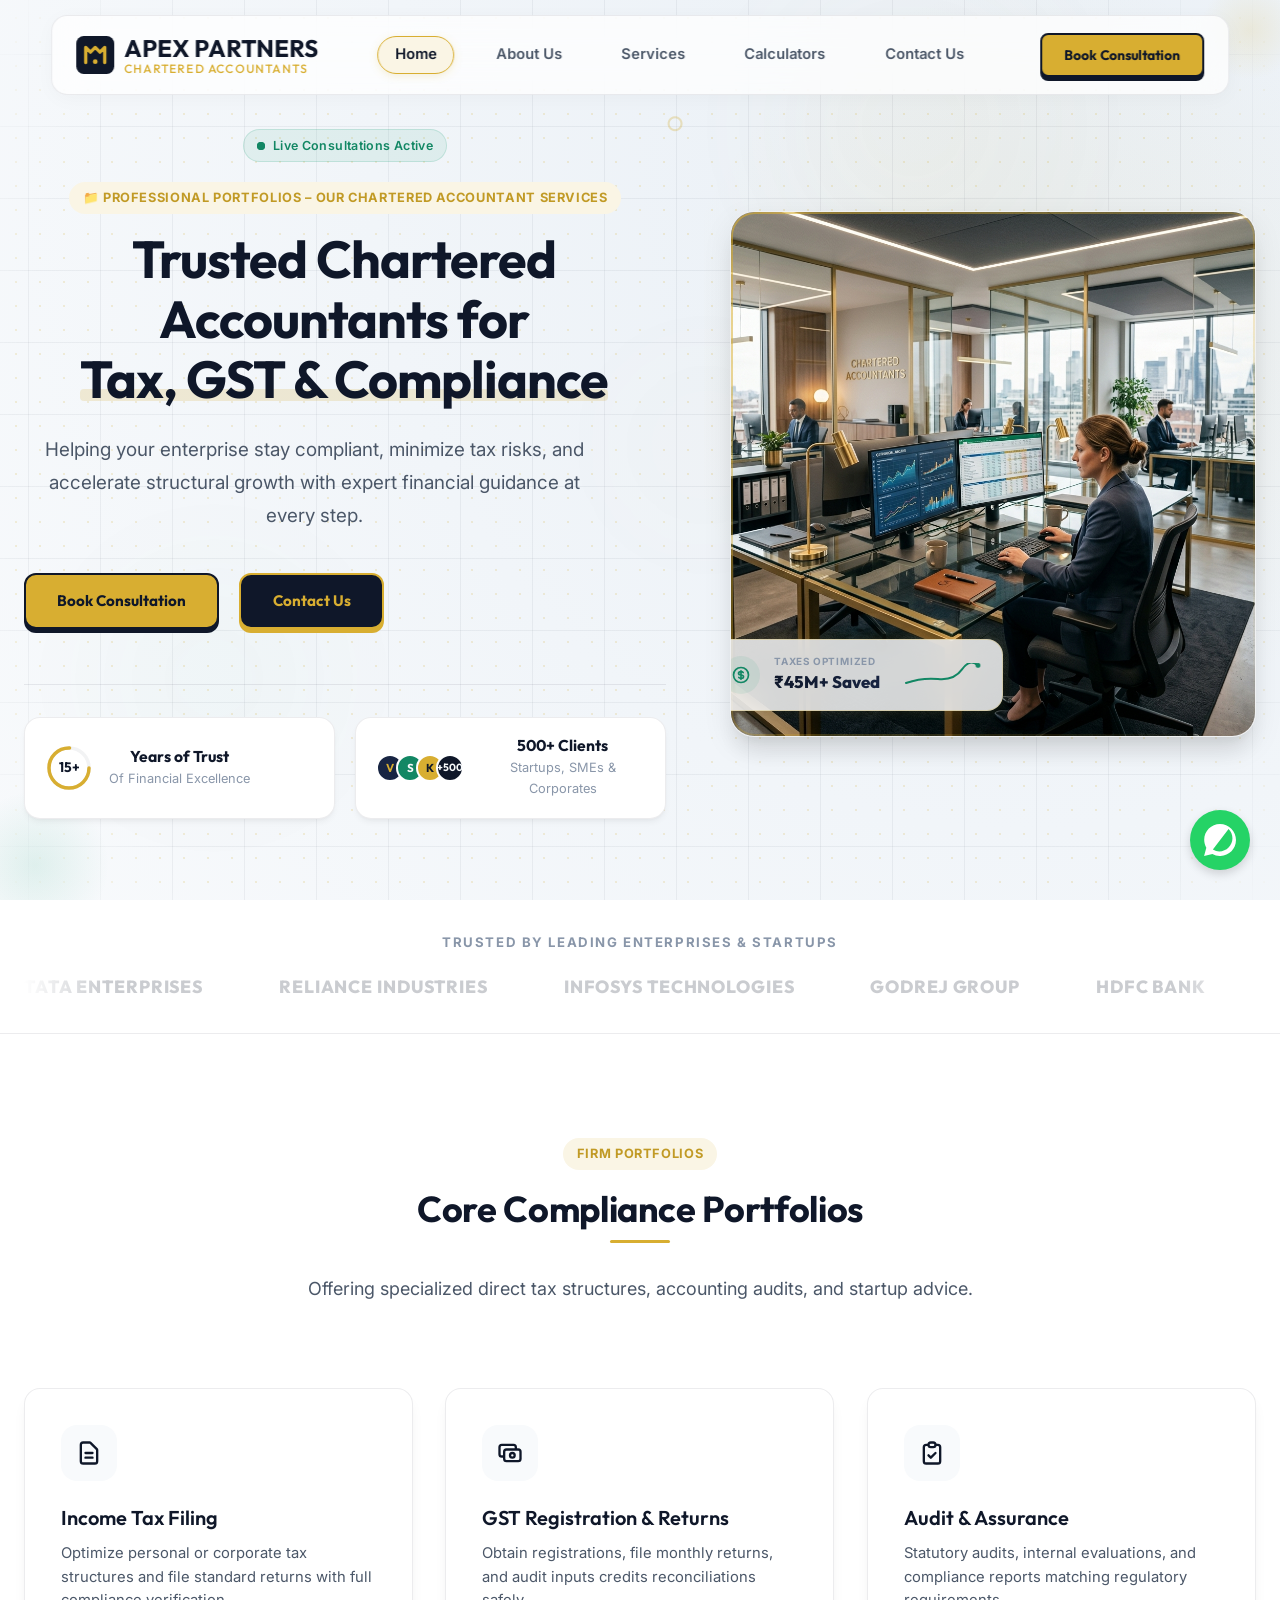
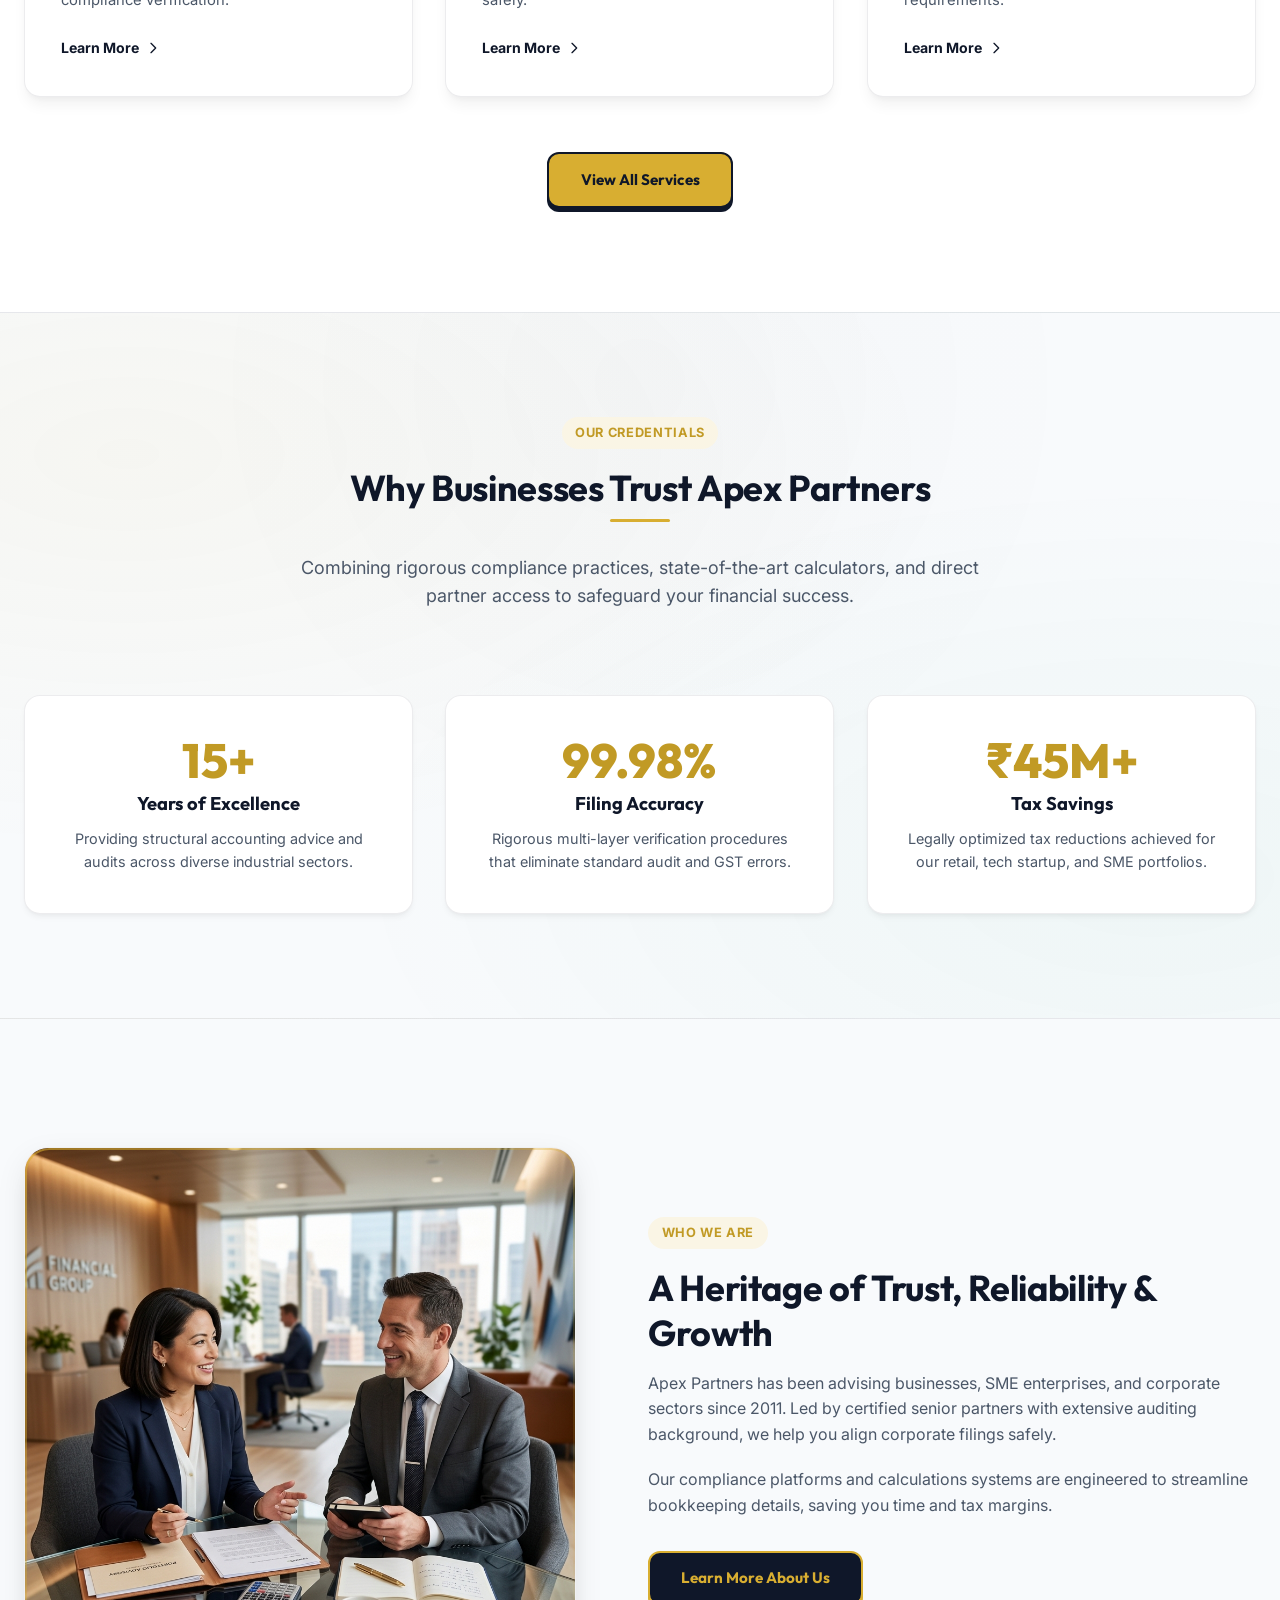
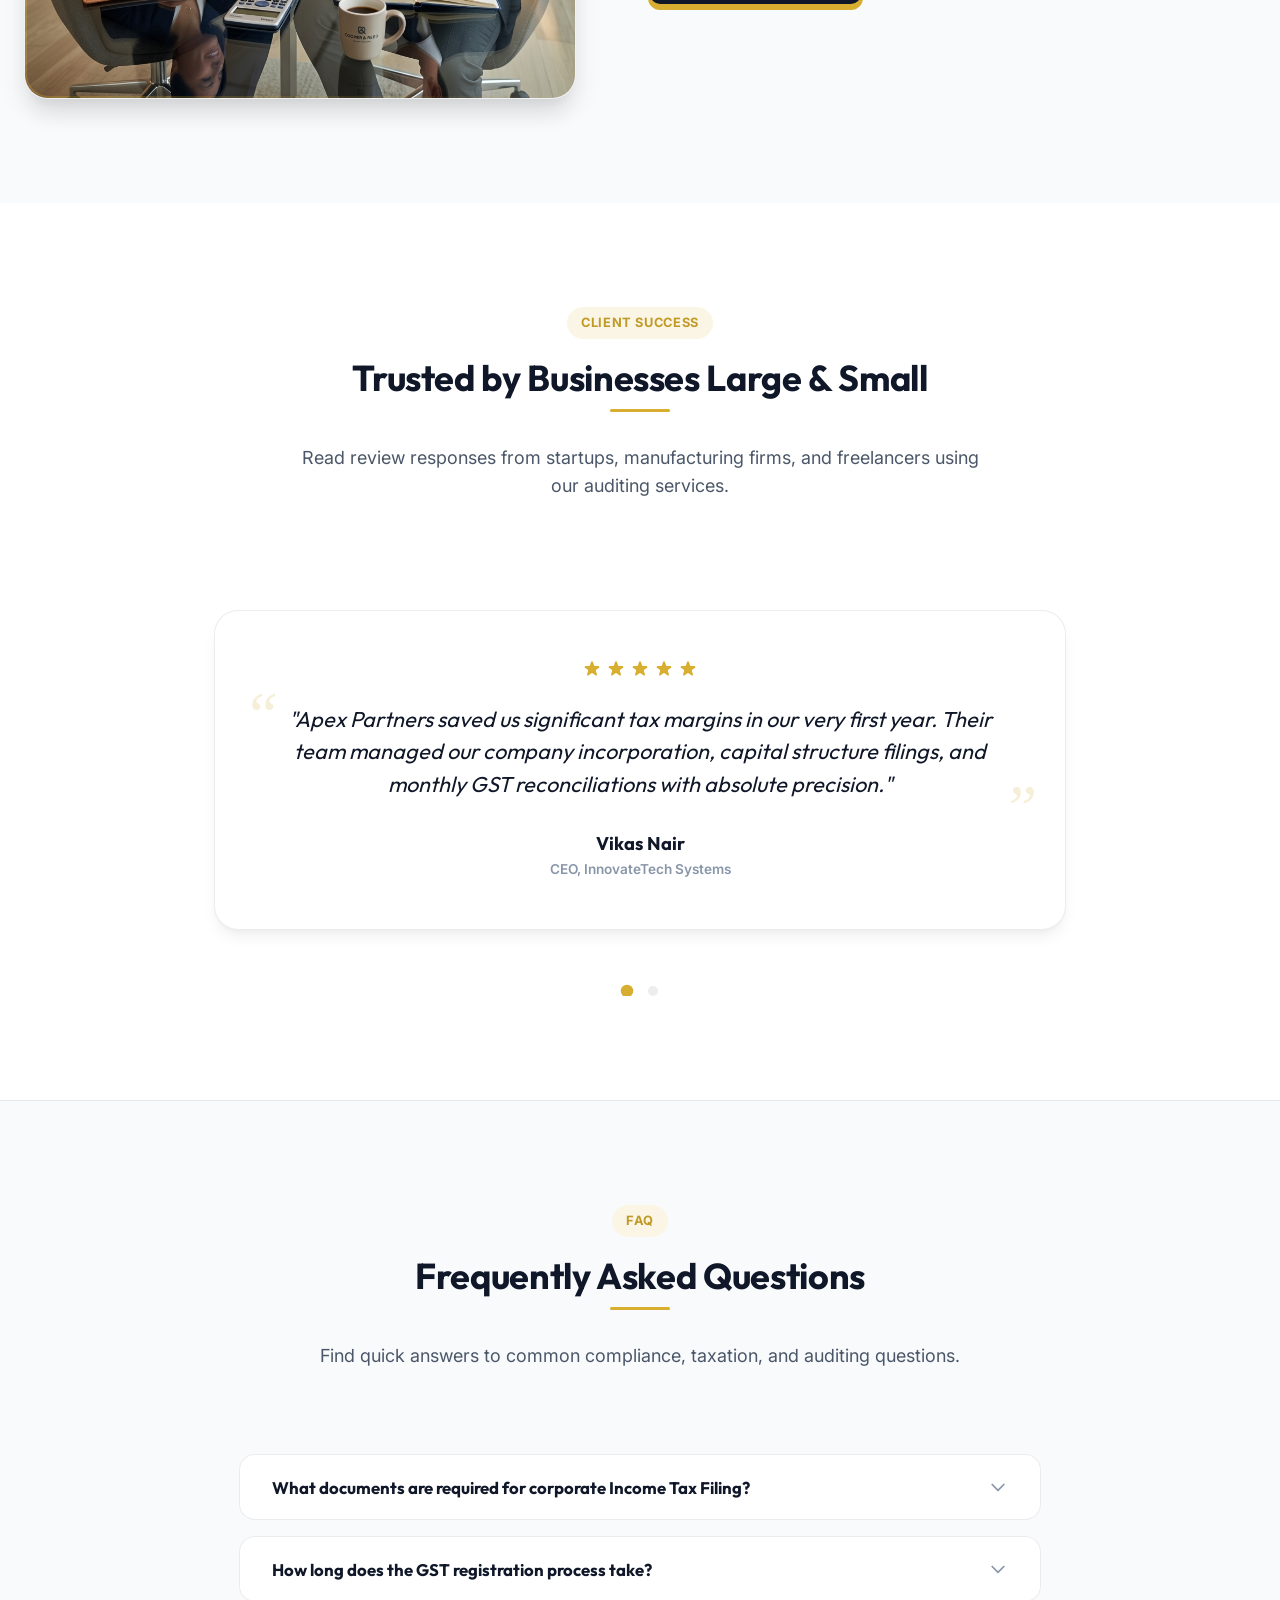
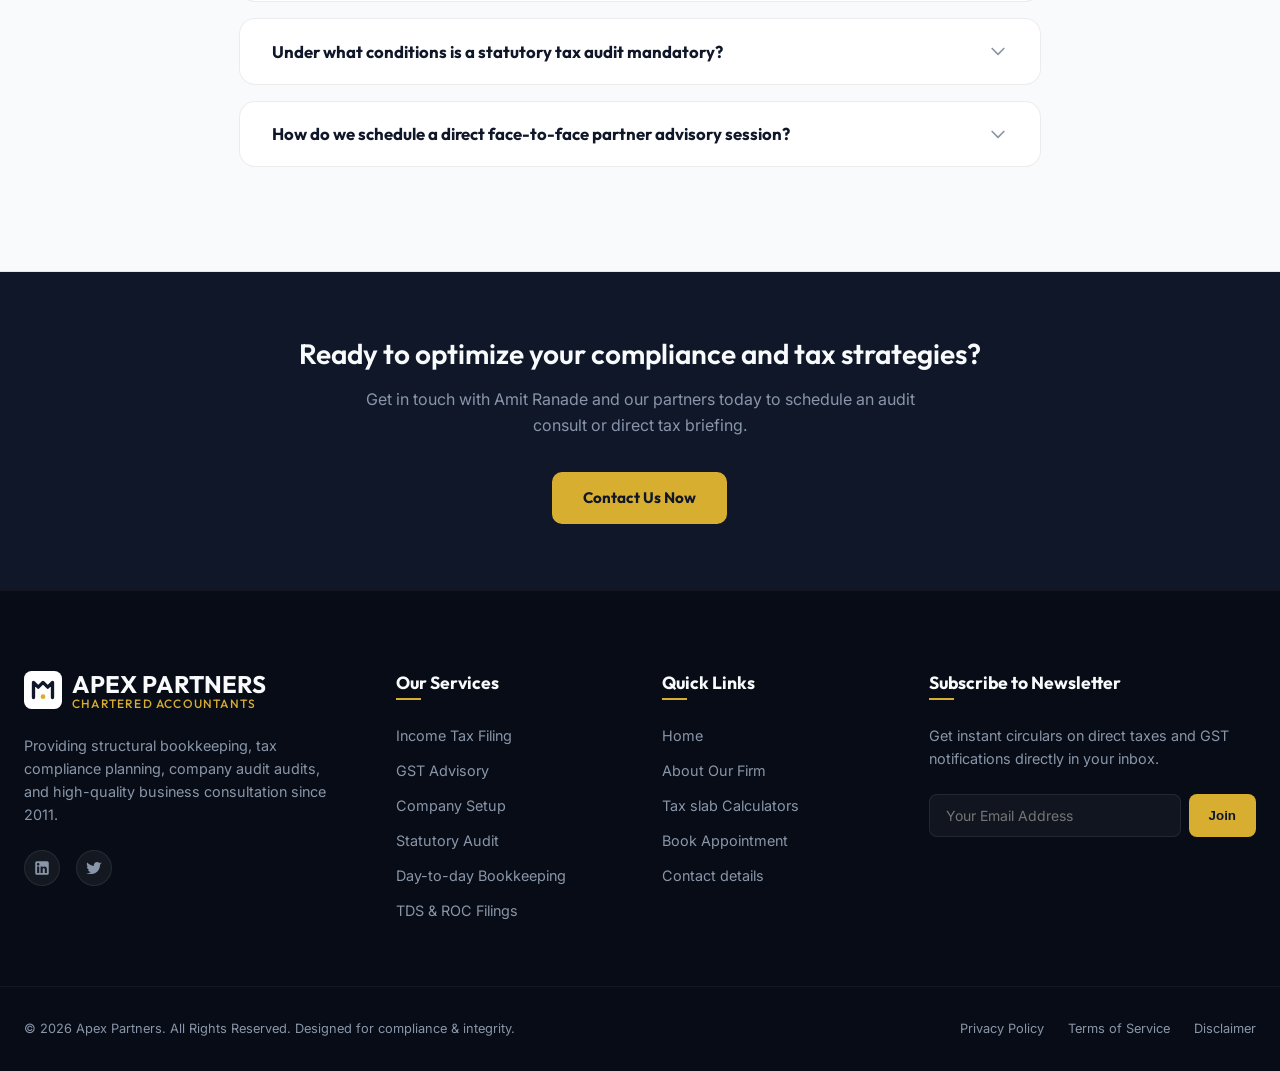
<file: index.html>
<!DOCTYPE html>
<html lang="en">
<head>
  <meta charset="UTF-8">
  <meta name="viewport" content="width=device-width, initial-scale=1.0">
  <meta name="description" content="Apex Partners Chartered Accountants. Helping businesses and individuals stay compliant, save taxes, and grow with confidence.">
  <title>Apex Partners | Chartered Accountants & Business Advisors</title>
  <link rel="stylesheet" href="styles.css">
</head>
<body>
  <!-- --- PAGE PRELOADER --- -->
  <div id="page-loader" class="page-loader">
    <div class="newtons-cradle">
      <div class="newtons-cradle__dot"></div>
      <div class="newtons-cradle__dot"></div>
      <div class="newtons-cradle__dot"></div>
      <div class="newtons-cradle__dot"></div>
    </div>
  </div>

  <!-- --- HEADER / NAVIGATION --- -->
  <header class="header" id="header">
    <div class="container nav-container">
      <a href="index.html" class="logo" id="logo-link">
        <svg viewBox="0 0 40 40" fill="none" xmlns="http://www.w3.org/2000/svg">
          <rect width="40" height="40" rx="8" fill="var(--primary)" />
          <path d="M10 28V12L15 17L20 12L25 17L30 12V28" stroke="var(--accent)" stroke-width="3.5" stroke-linecap="round" stroke-linejoin="round" />
          <circle cx="20" cy="27" r="2.5" fill="var(--accent)" />
        </svg>
        <span>
          <strong>APEX PARTNERS</strong>
          <small>CHARTERED ACCOUNTANTS</small>
        </span>
      </a>

      <nav class="nav-menu" id="nav-menu">
        <a href="index.html" class="nav-link active" id="link-home">Home</a>
        <a href="about.html" class="nav-link" id="link-about">About Us</a>
        <a href="services.html" class="nav-link" id="link-services">Services</a>
        <a href="calculators.html" class="nav-link" id="link-resources">Calculators</a>
        <a href="contact.html" class="nav-link" id="link-contact">Contact Us</a>
      </nav>

      <div class="nav-actions">
        <a href="booking.html" class="btn btn-primary" id="desktop-cta-btn">Book Consultation</a>
      </div>
      
      <button class="nav-toggle" id="nav-toggle" aria-label="Toggle Navigation">
        <svg width="24" height="24" viewBox="0 0 24 24" fill="none" stroke="currentColor" stroke-width="2" stroke-linecap="round" stroke-linejoin="round">
          <line x1="3" y1="12" x2="21" y2="12"></line>
          <line x1="3" y1="6" x2="21" y2="6"></line>
          <line x1="3" y1="18" x2="21" y2="18"></line>
        </svg>
      </button>
    </div>
  </header>

  <!-- --- HERO SECTION --- -->
  <section class="hero" id="home">
    <div class="ambient-blobs">
      <div class="ambient-blob ambient-blob-1"></div>
      <div class="ambient-blob ambient-blob-2"></div>
      <div class="ambient-blob ambient-blob-3"></div>
    </div>
    <div class="hero-bg-grid"></div>
    <div class="floating-particles">
      <div class="particle p-1">+</div>
      <div class="particle p-2">○</div>
      <div class="particle p-3">+</div>
      <div class="particle p-4">■</div>
      <div class="particle p-5">○</div>
    </div>
    <div class="floating-accent-1"></div>
    <div class="floating-accent-2"></div>
    <div class="container hero-grid" style="position: relative; z-index: 5;">
      
      <!-- Left: Content -->
      <div class="hero-content" style="position: relative; z-index: 5; text-align: center;">
        <div class="live-status-pill reveal reveal-up">
          <span class="pulse-dot-green"></span>
          <span>Live Consultations Active</span>
        </div>
        <span class="badge reveal reveal-up" style="margin-bottom: 1rem; display: inline-flex; align-items: center; gap: 6px;">📁 Professional Portfolios – Our Chartered Accountant Services</span>
        <h1 class="fluid-h1 reveal reveal-up delay-1" style="max-width: 640px;">Trusted Chartered Accountants for <span>Tax, GST &amp; Compliance</span></h1>
        <p class="fluid-p reveal reveal-up delay-2" style="max-width: 580px; line-height: 1.75;">Helping your enterprise stay compliant, minimize tax risks, and accelerate structural growth with expert financial guidance at every step.</p>
        
        <div class="hero-buttons reveal reveal-up delay-3">
          <a href="booking.html" class="btn btn-primary" id="hero-book-btn">Book Consultation</a>
          <a href="contact.html" class="btn btn-secondary" id="hero-contact-btn">Contact Us</a>
        </div>
        
        <div class="hero-stat-cards reveal reveal-up delay-4">
          <!-- Card 1: 15+ Years -->
          <div class="hero-stat-card">
            <div class="stat-progress-container">
              <svg class="progress-ring" width="48" height="48">
                <circle class="progress-ring-bg" stroke="rgba(15, 23, 42, 0.05)" stroke-width="3.5" fill="transparent" r="20" cx="24" cy="24" />
                <circle class="progress-ring-bar" stroke="var(--accent)" stroke-width="3.5" stroke-dasharray="125.6" stroke-dashoffset="31.4" fill="transparent" r="20" cx="24" cy="24" stroke-linecap="round" />
              </svg>
              <div class="stat-number-overlay">15+</div>
            </div>
            <div class="stat-card-info">
              <h4>Years of Trust</h4>
              <p>Of Financial Excellence</p>
            </div>
          </div>
          
          <!-- Card 2: 500+ Clients -->
          <div class="hero-stat-card">
            <div class="avatar-stack-container">
              <div class="avatar-stack">
                <div class="avatar-circle" style="background-color: var(--primary-light); color: var(--accent);">V</div>
                <div class="avatar-circle" style="background-color: var(--secondary); color: var(--text-light);">S</div>
                <div class="avatar-circle" style="background-color: var(--accent); color: var(--primary);">K</div>
                <div class="avatar-circle count">+500</div>
              </div>
            </div>
            <div class="stat-card-info">
              <h4>500+ Clients</h4>
              <p>Startups, SMEs & Corporates</p>
            </div>
          </div>
        </div>
      </div>
      
      <!-- Right: Enhanced Corporate Image Frame with generated ca_office_hero.png -->
      <div class="hero-image-wrapper reveal reveal-left delay-2" style="position: relative;">
        <div class="enhanced-image-container">
          <img src="ca_office_hero.png" alt="Apex Partners Corporate Office Workspace" width="600" height="400">
          
          <!-- Floating Savings Widget -->
          <div class="hero-floating-widget reveal reveal-up delay-3">
            <div class="widget-icon-box">
              <svg fill="none" viewBox="0 0 24 24" stroke="currentColor" stroke-width="2">
                <path stroke-linecap="round" stroke-linejoin="round" d="M12 8c-1.657 0-3 .895-3 2s1.343 2 3 2 3 .895 3 2-1.343 2-3 2m0-8c1.11 0 2.08.402 2.599 1M12 8V7m0 1v8m0 0v1m0-1c-1.11 0-2.08-.402-2.599-1M21 12a9 9 0 11-18 0 9 9 0 0118 0z" />
              </svg>
            </div>
            <div class="widget-info">
              <span class="widget-label">TAXES OPTIMIZED</span>
              <strong class="widget-val">₹45M+ Saved</strong>
            </div>
            <!-- Rising Sparkline Graph -->
            <svg class="widget-sparkline" viewBox="0 0 100 30" width="80" height="24">
              <path d="M 5 25 Q 25 18, 45 20 T 75 8 T 95 3" fill="none" stroke="var(--secondary)" stroke-width="2.5" stroke-linecap="round" class="sparkline-path" />
              <circle cx="95" cy="3" r="3" fill="var(--secondary)" class="sparkline-dot" />
            </svg>
          </div>
        </div>
      </div>
      
    </div>
  </section>
  
  <!-- --- TRUSTED BY LOGO TICKER --- -->
  <section class="ticker-section" style="background-color: var(--bg-white); border-bottom: 1px solid var(--border-color); padding: 2rem 0; overflow: hidden;">
    <div class="container">
      <p style="text-align: center; font-size: 0.825rem; text-transform: uppercase; letter-spacing: 0.12em; color: var(--text-muted); margin-bottom: 1.25rem; font-weight: 700; margin-top: 0;">Trusted by Leading Enterprises & Startups</p>
      <div class="logo-ticker-container">
        <div class="logo-ticker-track">
          <span>TATA ENTERPRISES</span>
          <span>RELIANCE INDUSTRIES</span>
          <span>INFOSYS TECHNOLOGIES</span>
          <span>GODREJ GROUP</span>
          <span>HDFC BANK</span>
          <span>MAHINDRA GROUP</span>
          <span>TATA ENTERPRISES</span>
          <span>RELIANCE INDUSTRIES</span>
          <span>INFOSYS TECHNOLOGIES</span>
          <span>GODREJ GROUP</span>
          <span>HDFC BANK</span>
          <span>MAHINDRA GROUP</span>
        </div>
      </div>
    </div>
  </section>

  <!-- --- FEATURED SERVICES PREVIEW --- -->
  <section class="section" style="background-color: var(--bg-white);">
    <div class="container">
      <div class="section-header reveal reveal-up">
        <span class="badge">Firm Portfolios</span>
        <h2>Core Compliance Portfolios</h2>
        <p>Offering specialized direct tax structures, accounting audits, and startup advice.</p>
      </div>

      <div class="services-grid" style="margin-bottom: 3.5rem;">
        <!-- Service 1 -->
        <div class="service-card shadow-premium reveal reveal-up delay-1">
          <div class="service-icon">
            <svg fill="none" viewBox="0 0 24 24" stroke="currentColor" stroke-width="2">
              <path stroke-linecap="round" stroke-linejoin="round" d="M9 12h6m-6 4h6m2 5H7a2 2 0 01-2-2V5a2 2 0 012-2h5.586a1 1 0 01.707.293l5.414 5.414a1 1 0 01.293.707V19a2 2 0 01-2 2z" />
            </svg>
          </div>
          <h3>Income Tax Filing</h3>
          <p>Optimize personal or corporate tax structures and file standard returns with full compliance verification.</p>
          <a href="services.html" class="service-link">Learn More <svg fill="none" viewBox="0 0 24 24" stroke="currentColor" stroke-width="2"><path stroke-linecap="round" stroke-linejoin="round" d="M9 5l7 7-7 7" /></svg></a>
        </div>
        
        <!-- Service 2 -->
        <div class="service-card shadow-premium reveal reveal-up delay-2">
          <div class="service-icon">
            <svg fill="none" viewBox="0 0 24 24" stroke="currentColor" stroke-width="2">
              <path stroke-linecap="round" stroke-linejoin="round" d="M17 9V7a2 2 0 00-2-2H5a2 2 0 00-2 2v6a2 2 0 002 2h2m2 4h10a2 2 0 002-2v-6a2 2 0 00-2-2H9a2 2 0 00-2 2v6a2 2 0 002 2zm7-5a2 2 0 11-4 0 2 2 0 014 0z" />
            </svg>
          </div>
          <h3>GST Registration & Returns</h3>
          <p>Obtain registrations, file monthly returns, and audit inputs credits reconciliations safely.</p>
          <a href="services.html" class="service-link">Learn More <svg fill="none" viewBox="0 0 24 24" stroke="currentColor" stroke-width="2"><path stroke-linecap="round" stroke-linejoin="round" d="M9 5l7 7-7 7" /></svg></a>
        </div>

        <!-- Service 3 -->
        <div class="service-card shadow-premium reveal reveal-up delay-3">
          <div class="service-icon">
            <svg fill="none" viewBox="0 0 24 24" stroke="currentColor" stroke-width="2">
              <path stroke-linecap="round" stroke-linejoin="round" d="M9 5H7a2 2 0 00-2 2v12a2 2 0 002 2h10a2 2 0 002-2V7a2 2 0 00-2-2h-2M9 5a2 2 0 002 2h2a2 2 0 002-2M9 5a2 2 0 012-2h2a2 2 0 012 2m-6 9l2 2 4-4" />
            </svg>
          </div>
          <h3>Audit & Assurance</h3>
          <p>Statutory audits, internal evaluations, and compliance reports matching regulatory requirements.</p>
          <a href="services.html" class="service-link">Learn More <svg fill="none" viewBox="0 0 24 24" stroke="currentColor" stroke-width="2"><path stroke-linecap="round" stroke-linejoin="round" d="M9 5l7 7-7 7" /></svg></a>
        </div>
      </div>

      <div class="reveal reveal-up delay-1" style="text-align: center;">
        <a href="services.html" class="btn btn-primary">View All Services</a>
      </div>
    </div>
  </section>

  <!-- --- WHY CHOOSE US / STATS SECTION --- -->
  <section class="section mesh-bg" id="why-choose-us" style="border-top: 1px solid var(--border-color); border-bottom: 1px solid var(--border-color);">
    <div class="container">
      <div class="section-header reveal reveal-up">
        <span class="badge">Our Credentials</span>
        <h2>Why Businesses Trust Apex Partners</h2>
        <p>Combining rigorous compliance practices, state-of-the-art calculators, and direct partner access to safeguard your financial success.</p>
      </div>
      
      <div class="why-choose-grid">
        <div class="why-choose-card reveal reveal-up delay-1">
          <div class="why-choose-stat">15+</div>
          <h4>Years of Excellence</h4>
          <p>Providing structural accounting advice and audits across diverse industrial sectors.</p>
        </div>
        <div class="why-choose-card reveal reveal-up delay-2">
          <div class="why-choose-stat">99.98%</div>
          <h4>Filing Accuracy</h4>
          <p>Rigorous multi-layer verification procedures that eliminate standard audit and GST errors.</p>
        </div>
        <div class="why-choose-card reveal reveal-up delay-3">
          <div class="why-choose-stat">₹45M+</div>
          <h4>Tax Savings</h4>
          <p>Legally optimized tax reductions achieved for our retail, tech startup, and SME portfolios.</p>
        </div>
      </div>
    </div>
  </section>

  <!-- --- BRIEF ABOUT US INTRO --- -->
  <section class="section">
    <div class="container">
      <div class="about-grid" style="align-items: center;">
        
        <!-- Left: Enhanced Image Box with generated team photo -->
        <div class="about-visuals reveal reveal-right">
          <div class="about-team-image-box">
            <div class="enhanced-image-container" style="animation-delay: -3s;">
              <img src="partner_team_photo.png" alt="Apex Partners Corporate Advisory Consultation" width="500" height="375">
            </div>
          </div>
        </div>

        <!-- Right: Text Content -->
        <div class="about-content reveal reveal-left delay-1">
          <span class="badge">Who We Are</span>
          <h2>A Heritage of Trust, Reliability & Growth</h2>
          <p>Apex Partners has been advising businesses, SME enterprises, and corporate sectors since 2011. Led by certified senior partners with extensive auditing background, we help you align corporate filings safely.</p>
          <p style="margin-bottom: 2rem;">Our compliance platforms and calculations systems are engineered to streamline bookkeeping details, saving you time and tax margins.</p>
          <a href="about.html" class="btn btn-secondary">Learn More About Us</a>
        </div>

      </div>
    </div>
  </section>

  <!-- --- CLIENT TESTIMONIALS --- -->
  <section class="section" style="background-color: var(--bg-white);" id="testimonials">
    <div class="container">
      <div class="section-header reveal reveal-up">
        <span class="badge">Client Success</span>
        <h2>Trusted by Businesses Large & Small</h2>
        <p>Read review responses from startups, manufacturing firms, and freelancers using our auditing services.</p>
      </div>
      
      <div class="testimonials-slider reveal reveal-up delay-1">
        <div class="testimonials-track" id="testimonials-track">
          <!-- Slide 1 -->
          <div class="testimonial-slide">
            <div class="testimonial-card">
              <div class="testimonial-stars">
                <svg fill="currentColor" viewBox="0 0 20 20"><path d="M9.049 2.927c.3-.921 1.603-.921 1.902 0l1.07 3.292a1 1 0 00.95.69h3.462c.969 0 1.371 1.24.588 1.81l-2.8 2.034a1 1 0 00-.364 1.118l1.07 3.292c.3.921-.755 1.688-1.54 1.118l-2.8-2.034a1 1 0 00-1.175 0l-2.8 2.034c-.784.57-1.838-.197-1.539-1.118l1.07-3.292a1 1 0 00-.364-1.118L2.98 8.72c-.783-.57-.38-1.81.588-1.81h3.461a1 1 0 00.951-.69l1.07-3.292z" /></svg>
                <svg fill="currentColor" viewBox="0 0 20 20"><path d="M9.049 2.927c.3-.921 1.603-.921 1.902 0l1.07 3.292a1 1 0 00.95.69h3.462c.969 0 1.371 1.24.588 1.81l-2.8 2.034a1 1 0 00-.364 1.118l1.07 3.292c.3.921-.755 1.688-1.54 1.118l-2.8-2.034a1 1 0 00-1.175 0l-2.8 2.034c-.784.57-1.838-.197-1.539-1.118l1.07-3.292a1 1 0 00-.364-1.118L2.98 8.72c-.783-.57-.38-1.81.588-1.81h3.461a1 1 0 00.951-.69l1.07-3.292z" /></svg>
                <svg fill="currentColor" viewBox="0 0 20 20"><path d="M9.049 2.927c.3-.921 1.603-.921 1.902 0l1.07 3.292a1 1 0 00.95.69h3.462c.969 0 1.371 1.24.588 1.81l-2.8 2.034a1 1 0 00-.364 1.118l1.07 3.292c.3.921-.755 1.688-1.54 1.118l-2.8-2.034a1 1 0 00-1.175 0l-2.8 2.034c-.784.57-1.838-.197-1.539-1.118l1.07-3.292a1 1 0 00-.364-1.118L2.98 8.72c-.783-.57-.38-1.81.588-1.81h3.461a1 1 0 00.951-.69l1.07-3.292z" /></svg>
                <svg fill="currentColor" viewBox="0 0 20 20"><path d="M9.049 2.927c.3-.921 1.603-.921 1.902 0l1.07 3.292a1 1 0 00.95.69h3.462c.969 0 1.371 1.24.588 1.81l-2.8 2.034a1 1 0 00-.364 1.118l1.07 3.292c.3.921-.755 1.688-1.54 1.118l-2.8-2.034a1 1 0 00-1.175 0l-2.8 2.034c-.784.57-1.838-.197-1.539-1.118l1.07-3.292a1 1 0 00-.364-1.118L2.98 8.72c-.783-.57-.38-1.81.588-1.81h3.461a1 1 0 00.951-.69l1.07-3.292z" /></svg>
                <svg fill="currentColor" viewBox="0 0 20 20"><path d="M9.049 2.927c.3-.921 1.603-.921 1.902 0l1.07 3.292a1 1 0 00.95.69h3.462c.969 0 1.371 1.24.588 1.81l-2.8 2.034a1 1 0 00-.364 1.118l1.07 3.292c.3.921-.755 1.688-1.54 1.118l-2.8-2.034a1 1 0 00-1.175 0l-2.8 2.034c-.784.57-1.838-.197-1.539-1.118l1.07-3.292a1 1 0 00-.364-1.118L2.98 8.72c-.783-.57-.38-1.81.588-1.81h3.461a1 1 0 00.951-.69l1.07-3.292z" /></svg>
              </div>
              <p class="testimonial-quote">"Apex Partners saved us significant tax margins in our very first year. Their team managed our company incorporation, capital structure filings, and monthly GST reconciliations with absolute precision."</p>
              <div class="testimonial-author">
                <h4>Vikas Nair</h4>
                <div class="company">CEO, InnovateTech Systems</div>
              </div>
            </div>
          </div>
          
          <!-- Slide 2 -->
          <div class="testimonial-slide">
            <div class="testimonial-card">
              <div class="testimonial-stars">
                <svg fill="currentColor" viewBox="0 0 20 20"><path d="M9.049 2.927c.3-.921 1.603-.921 1.902 0l1.07 3.292a1 1 0 00.95.69h3.462c.969 0 1.371 1.24.588 1.81l-2.8 2.034a1 1 0 00-.364 1.118l1.07 3.292c.3.921-.755 1.688-1.54 1.118l-2.8-2.034a1 1 0 00-1.175 0l-2.8 2.034c-.784.57-1.838-.197-1.539-1.118l1.07-3.292a1 1 0 00-.364-1.118L2.98 8.72c-.783-.57-.38-1.81.588-1.81h3.461a1 1 0 00.951-.69l1.07-3.292z" /></svg>
                <svg fill="currentColor" viewBox="0 0 20 20"><path d="M9.049 2.927c.3-.921 1.603-.921 1.902 0l1.07 3.292a1 1 0 00.95.69h3.462c.969 0 1.371 1.24.588 1.81l-2.8 2.034a1 1 0 00-.364 1.118l1.07 3.292c.3.921-.755 1.688-1.54 1.118l-2.8-2.034a1 1 0 00-1.175 0l-2.8 2.034c-.784.57-1.838-.197-1.539-1.118l1.07-3.292a1 1 0 00-.364-1.118L2.98 8.72c-.783-.57-.38-1.81.588-1.81h3.461a1 1 0 00.951-.69l1.07-3.292z" /></svg>
                <svg fill="currentColor" viewBox="0 0 20 20"><path d="M9.049 2.927c.3-.921 1.603-.921 1.902 0l1.07 3.292a1 1 0 00.95.69h3.462c.969 0 1.371 1.24.588 1.81l-2.8 2.034a1 1 0 00-.364 1.118l1.07 3.292c.3.921-.755 1.688-1.54 1.118l-2.8-2.034a1 1 0 00-1.175 0l-2.8 2.034c-.784.57-1.838-.197-1.539-1.118l1.07-3.292a1 1 0 00-.364-1.118L2.98 8.72c-.783-.57-.38-1.81.588-1.81h3.461a1 1 0 00.951-.69l1.07-3.292z" /></svg>
                <svg fill="currentColor" viewBox="0 0 20 20"><path d="M9.049 2.927c.3-.921 1.603-.921 1.902 0l1.07 3.292a1 1 0 00.95.69h3.462c.969 0 1.371 1.24.588 1.81l-2.8 2.034a1 1 0 00-.364 1.118l1.07 3.292c.3.921-.755 1.688-1.54 1.118l-2.8-2.034a1 1 0 00-1.175 0l-2.8 2.034c-.784.57-1.838-.197-1.539-1.118l1.07-3.292a1 1 0 00-.364-1.118L2.98 8.72c-.783-.57-.38-1.81.588-1.81h3.461a1 1 0 00.951-.69l1.07-3.292z" /></svg>
                <svg fill="currentColor" viewBox="0 0 20 20"><path d="M9.049 2.927c.3-.921 1.603-.921 1.902 0l1.07 3.292a1 1 0 00.95.69h3.462c.969 0 1.371 1.24.588 1.81l-2.8 2.034a1 1 0 00-.364 1.118l1.07 3.292c.3.921-.755 1.688-1.54 1.118l-2.8-2.034a1 1 0 00-1.175 0l-2.8 2.034c-.784.57-1.838-.197-1.539-1.118l1.07-3.292a1 1 0 00-.364-1.118L2.98 8.72c-.783-.57-.38-1.81.588-1.81h3.461a1 1 0 00.951-.69l1.07-3.292z" /></svg>
              </div>
              <p class="testimonial-quote">"Their online booking and secure document portal made submitting accounts files incredibly convenient. I get absolute clarity on my tax liability within a single click using their platform."</p>
              <div class="testimonial-author">
                <h4>Dr. Shalini Iyer</h4>
                <div class="company">Managing Partner, Iyer Clinic</div>
              </div>
            </div>
          </div>
        </div>
        
        <div class="testimonial-controls">
          <button class="testimonial-dot active" data-index="0" aria-label="Slide 1"></button>
          <button class="testimonial-dot" data-index="1" aria-label="Slide 2"></button>
        </div>
      </div>
    </div>
  </section>

  <!-- --- FAQ ACCORDION SECTION --- -->
  <section class="section" style="background-color: var(--bg-light); border-top: 1px solid var(--border-color); border-bottom: 1px solid var(--border-color);" id="faq">
    <div class="container" style="max-width: 850px;">
      <div class="section-header reveal reveal-up">
        <span class="badge">FAQ</span>
        <h2>Frequently Asked Questions</h2>
        <p>Find quick answers to common compliance, taxation, and auditing questions.</p>
      </div>
      
      <div class="faq-accordion reveal reveal-up delay-1">
        <div class="faq-item">
          <button class="faq-question" aria-expanded="false">
            <span>What documents are required for corporate Income Tax Filing?</span>
            <svg class="faq-icon" width="20" height="20" fill="none" stroke="currentColor" stroke-width="2" viewBox="0 0 24 24"><path stroke-linecap="round" stroke-linejoin="round" d="M19 9l-7 7-7-7" /></svg>
          </button>
          <div class="faq-answer">
            <p>Generally, you need your audited financial statements (Balance Sheet and Profit & Loss A/c), bank statements, Form 26AS/AIS, tax payment challans, and registration details of the business. Our team provides a tailored checklist based on your specific ITR category.</p>
          </div>
        </div>

        <div class="faq-item">
          <button class="faq-question" aria-expanded="false">
            <span>How long does the GST registration process take?</span>
            <svg class="faq-icon" width="20" height="20" fill="none" stroke="currentColor" stroke-width="2" viewBox="0 0 24 24"><path stroke-linecap="round" stroke-linejoin="round" d="M19 9l-7 7-7-7" /></svg>
          </button>
          <div class="faq-answer">
            <p>Typically, GST registration is approved within 3 to 7 working days after filing the application. However, this is subject to the GST department's approval and document verification. If they raise any queries or request clarifications, it can take an additional 5-7 days.</p>
          </div>
        </div>

        <div class="faq-item">
          <button class="faq-question" aria-expanded="false">
            <span>Under what conditions is a statutory tax audit mandatory?</span>
            <svg class="faq-icon" width="20" height="20" fill="none" stroke="currentColor" stroke-width="2" viewBox="0 0 24 24"><path stroke-linecap="round" stroke-linejoin="round" d="M19 9l-7 7-7-7" /></svg>
          </button>
          <div class="faq-answer">
            <p>Under Section 44AB of the Income Tax Act, a tax audit is mandatory for businesses if their total sales, turnover, or gross receipts exceed ₹1 Crore in a financial year (or ₹10 Crore if cash transactions are less than 5% of total transactions). For professionals, the limit is gross receipts exceeding ₹50 Lakhs.</p>
          </div>
        </div>

        <div class="faq-item">
          <button class="faq-question" aria-expanded="false">
            <span>How do we schedule a direct face-to-face partner advisory session?</span>
            <svg class="faq-icon" width="20" height="20" fill="none" stroke="currentColor" stroke-width="2" viewBox="0 0 24 24"><path stroke-linecap="round" stroke-linejoin="round" d="M19 9l-7 7-7-7" /></svg>
          </button>
          <div class="faq-answer">
            <p>You can use our online Consultation Scheduler to choose your preferred service domain, pick a date, and select an available slot. You can choose between a standard video call or an in-person meeting at our BKC head office in Mumbai.</p>
          </div>
        </div>
      </div>
    </div>
  </section>

  <!-- --- CONTACT BANNER --- -->
  <section class="section section-bg-dark reveal reveal-fade" style="text-align: center; padding: 4rem 0;">
    <div class="container">
      <h3 class="reveal reveal-up" style="color: var(--text-light); font-size: 1.75rem; margin-bottom: 1rem;">Ready to optimize your compliance and tax strategies?</h3>
      <p class="reveal reveal-up delay-1" style="color: var(--text-muted); margin-bottom: 2rem; max-width: 600px; margin-left: auto; margin-right: auto;">Get in touch with Amit Ranade and our partners today to schedule an audit consult or direct tax briefing.</p>
      <a href="contact.html" class="btn btn-primary reveal reveal-up delay-2">Contact Us Now</a>
    </div>
  </section>

  <!-- --- FOOTER --- -->
  <footer class="footer">
    <div class="container footer-grid">
      <div class="footer-col">
        <a href="index.html" class="logo" style="margin-bottom: 1.5rem;" id="footer-logo-link">
          <svg viewBox="0 0 40 40" fill="none" xmlns="http://www.w3.org/2000/svg">
            <rect width="40" height="40" rx="8" fill="var(--bg-white)" />
            <path d="M10 28V12L15 17L20 12L25 17L30 12V28" stroke="var(--primary)" stroke-width="3.5" stroke-linecap="round" stroke-linejoin="round" />
            <circle cx="20" cy="27" r="2.5" fill="var(--accent)" />
          </svg>
          <span style="color: var(--text-light)">
            <strong>APEX PARTNERS</strong>
            <small>CHARTERED ACCOUNTANTS</small>
          </span>
        </a>
        <p>Providing structural bookkeeping, tax compliance planning, company audit audits, and high-quality business consultation since 2011.</p>
        <div class="footer-socials">
          <a href="#" class="footer-social-btn" aria-label="LinkedIn">
            <svg width="18" height="18" fill="currentColor" viewBox="0 0 24 24"><path d="M19 3a2 2 0 0 1 2 2v14a2 2 0 0 1-2 2H5a2 2 0 0 1-2-2V5a2 2 0 0 1 2-2h14m-.5 15.5v-5.3a3.26 3.26 0 0 0-3.26-3.26c-.85 0-1.84.52-2.32 1.3v-1.11h-2.79v8.37h2.79v-4.93c0-.77.62-1.4 1.39-1.4a1.4 1.4 0 0 1 1.4 1.4v4.93h2.79M6.88 8.56a1.68 1.68 0 0 0 1.68-1.68c0-.93-.75-1.69-1.68-1.69a1.69 1.69 0 0 0-1.69 1.69c0 .93.76 1.68 1.69 1.68m1.39 9.94v-8.37H5.5v8.37h2.77z"/></svg>
          </a>
          <a href="#" class="footer-social-btn" aria-label="Twitter">
            <svg width="18" height="18" fill="currentColor" viewBox="0 0 24 24"><path d="M22.46 6c-.77.35-1.6.58-2.46.69.88-.53 1.56-1.37 1.88-2.38-.83.5-1.75.85-2.72 1.05C18.37 4.5 17.26 4 16 4c-2.35 0-4.27 1.92-4.27 4.29 0 .34.04.67.11.98C8.28 9.09 5.11 7.38 3 4.79c-.37.63-.58 1.37-.58 2.15 0 1.49.75 2.81 1.91 3.56-.7 0-1.37-.2-1.95-.53v.05c0 2.08 1.48 3.82 3.44 4.21a4.22 4.22 0 0 1-1.93.07 4.28 4.28 0 0 0 4 2.98 8.52 8.52 0 0 1-5.3 1.83 8.4 8.4 0 0 1-1-.06A12.08 12.08 0 0 0 8.29 20c7.55 0 11.68-6.26 11.68-11.68 0-.18 0-.35-.01-.53.8-.58 1.5-1.3 2.05-2.12H22.46z"/></svg>
          </a>
        </div>
      </div>
      
      <div class="footer-col">
        <h4>Our Services</h4>
        <div class="footer-links">
          <a href="services.html">Income Tax Filing</a>
          <a href="services.html">GST Advisory</a>
          <a href="services.html">Company Setup</a>
          <a href="services.html">Statutory Audit</a>
          <a href="services.html">Day-to-day Bookkeeping</a>
          <a href="services.html">TDS & ROC Filings</a>
        </div>
      </div>

      <div class="footer-col">
        <h4>Quick Links</h4>
        <div class="footer-links">
          <a href="index.html">Home</a>
          <a href="about.html">About Our Firm</a>
          <a href="calculators.html">Tax slab Calculators</a>
          <a href="booking.html">Book Appointment</a>
          <a href="contact.html">Contact details</a>
        </div>
      </div>

      <div class="footer-col">
        <h4>Subscribe to Newsletter</h4>
        <p>Get instant circulars on direct taxes and GST notifications directly in your inbox.</p>
        <form class="footer-newsletter-form" onsubmit="return false;" id="newsletter-form">
          <input type="email" class="footer-newsletter-input" placeholder="Your Email Address" required id="newsletter-email">
          <button type="submit" class="footer-newsletter-btn" id="newsletter-btn">Join</button>
        </form>
      </div>
    </div>
    
    <div class="container footer-bottom">
      <p>&copy; 2026 Apex Partners. All Rights Reserved. Designed for compliance & integrity.</p>
      <div class="footer-legal-links">
        <a href="privacy.html">Privacy Policy</a>
        <a href="terms.html">Terms of Service</a>
        <a href="disclaimer.html">Disclaimer</a>
      </div>
    </div>
  </footer>

  <!-- --- WHATSAPP CHAT FLOAT BUTTON --- -->
  <a href="https://wa.me/919876543210" class="whatsapp-float" target="_blank" aria-label="Chat on WhatsApp" id="whatsapp-btn">
    <svg viewBox="0 0 24 24" fill="currentColor">
      <path d="M.057 24l1.687-6.163c-1.041-1.804-1.588-3.849-1.587-5.946C.06 5.348 5.397.01 12.008.01c3.202.001 6.212 1.246 8.477 3.514 2.266 2.268 3.507 5.28 3.505 8.484-.004 6.657-5.34 11.997-11.953 11.997-2.005-.001-3.973-.502-5.731-1.456L0 24zm6.59-4.846c1.6.95 3.188 1.449 4.825 1.451 5.436 0 9.86-4.42 9.864-9.864.002-2.637-1.03-5.114-2.905-6.99C16.258 1.875 13.784 1.84c-5.437 0-9.862 4.42-9.866 9.863-.001 1.702.463 3.361 1.34 4.8l-.996 3.633 3.72-.975zm13.123-7.042c-.302-.15-1.78-.879-2.056-.979-.275-.1-.476-.15-.676.15-.2.3-.777.979-.952 1.179-.175.2-.35.225-.652.075-.302-.15-1.276-.47-2.43-1.499-.898-.8-1.503-1.79-1.679-2.09-.175-.3-.019-.462.13-.611.135-.135.302-.35.454-.525.151-.175.202-.3.302-.5.1-.2.05-.375-.025-.525-.075-.15-.676-1.628-.926-2.228-.243-.584-.489-.505-.676-.515-.175-.01-.375-.01-.575-.01-.2 0-.526.075-.802.375-.275.3-1.053 1.028-1.053 2.507s1.077 2.903 1.227 3.102c.15.2 2.119 3.235 5.132 4.532.716.309 1.275.493 1.71.632.72.228 1.375.196 1.893.118.577-.087 1.78-.727 2.03-1.428.25-.7.25-1.3.175-1.428-.075-.125-.275-.2-.577-.35z"/>
    </svg>
  </a>

  <script src="app.js"></script>
</body>
</html>
</file>
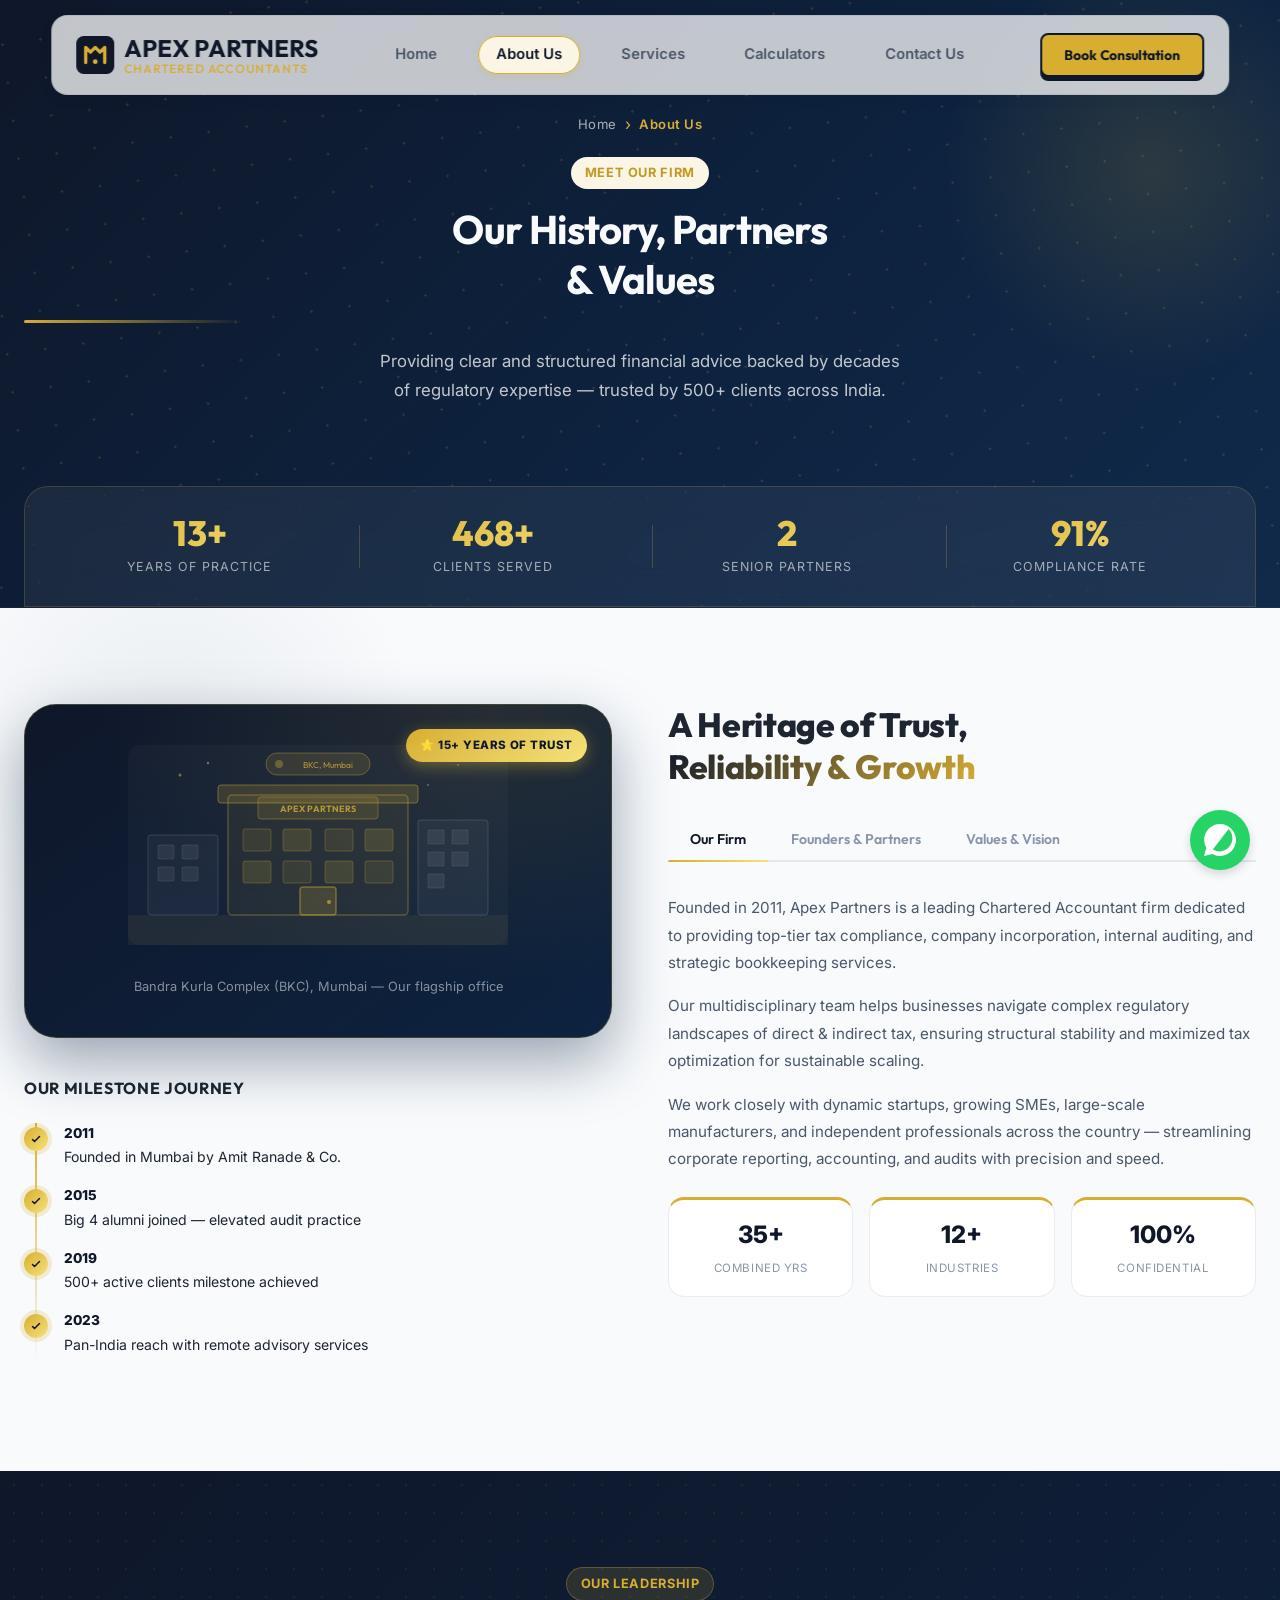
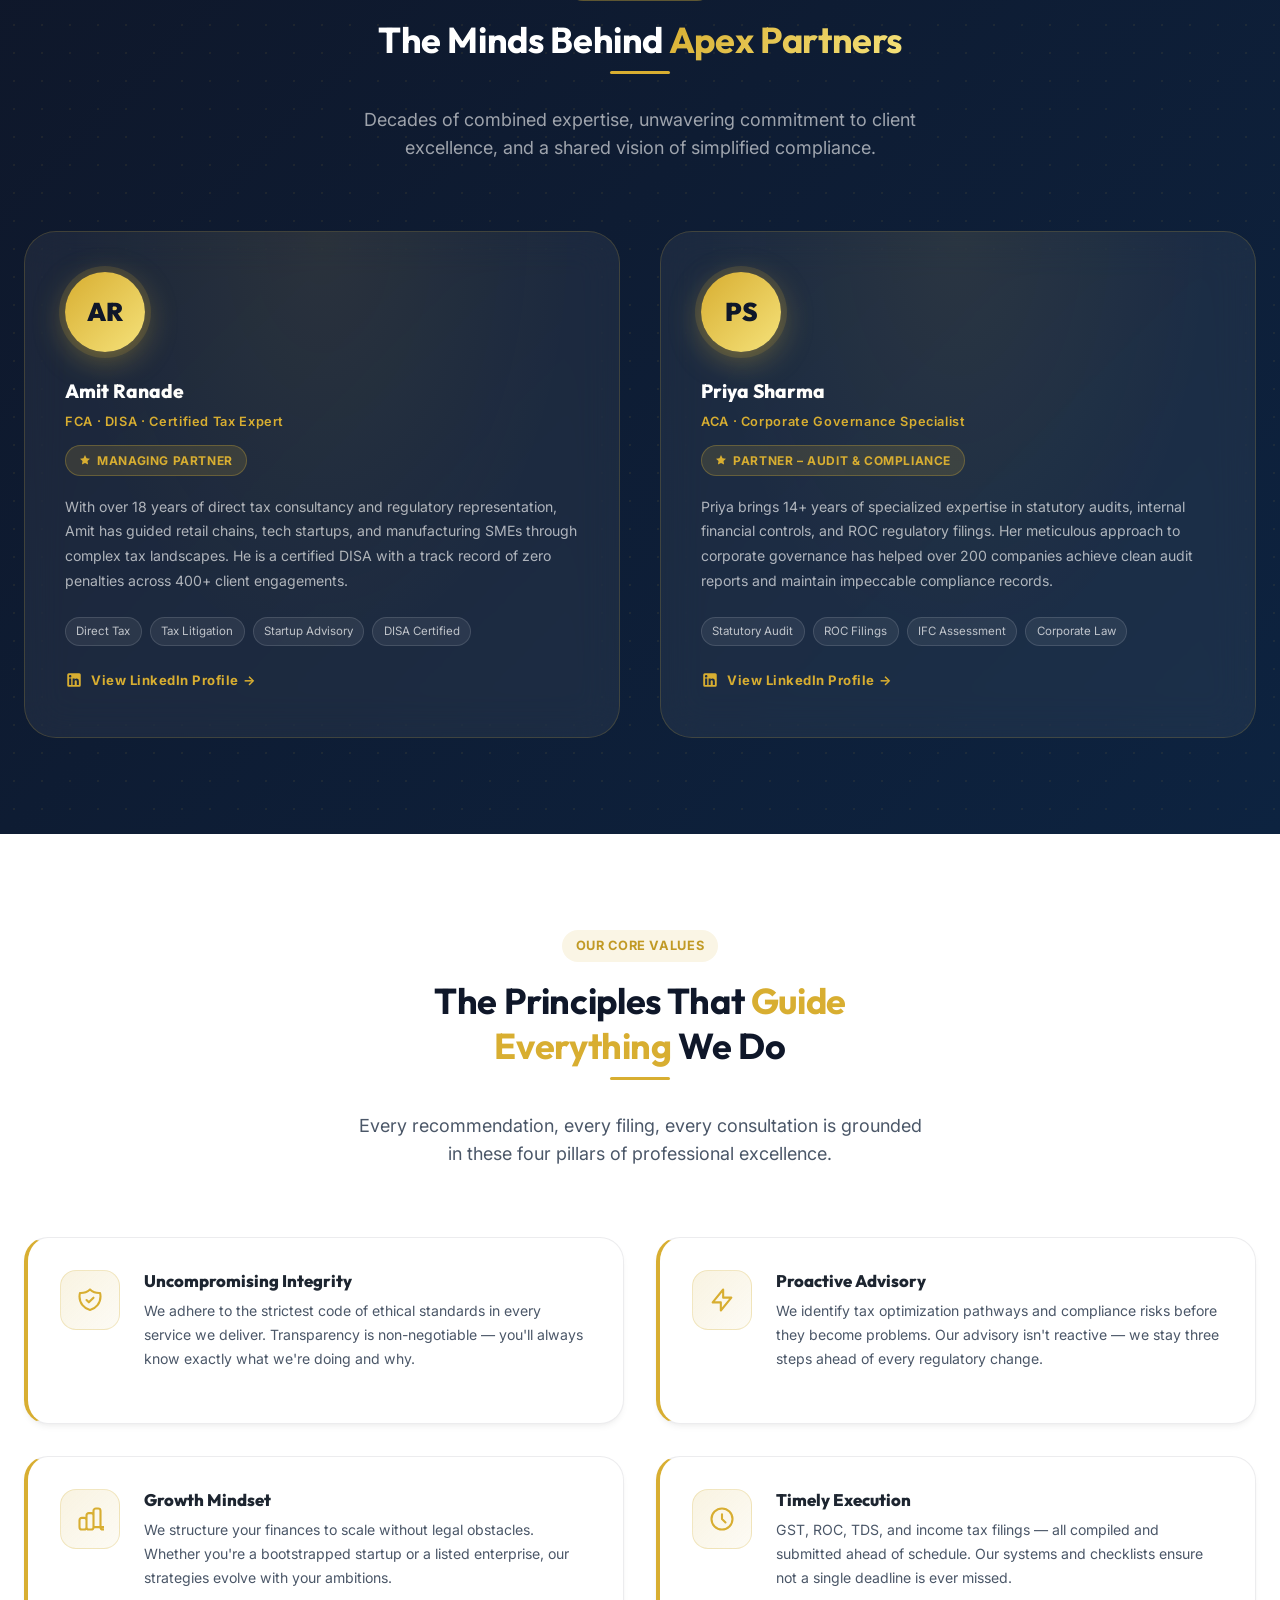
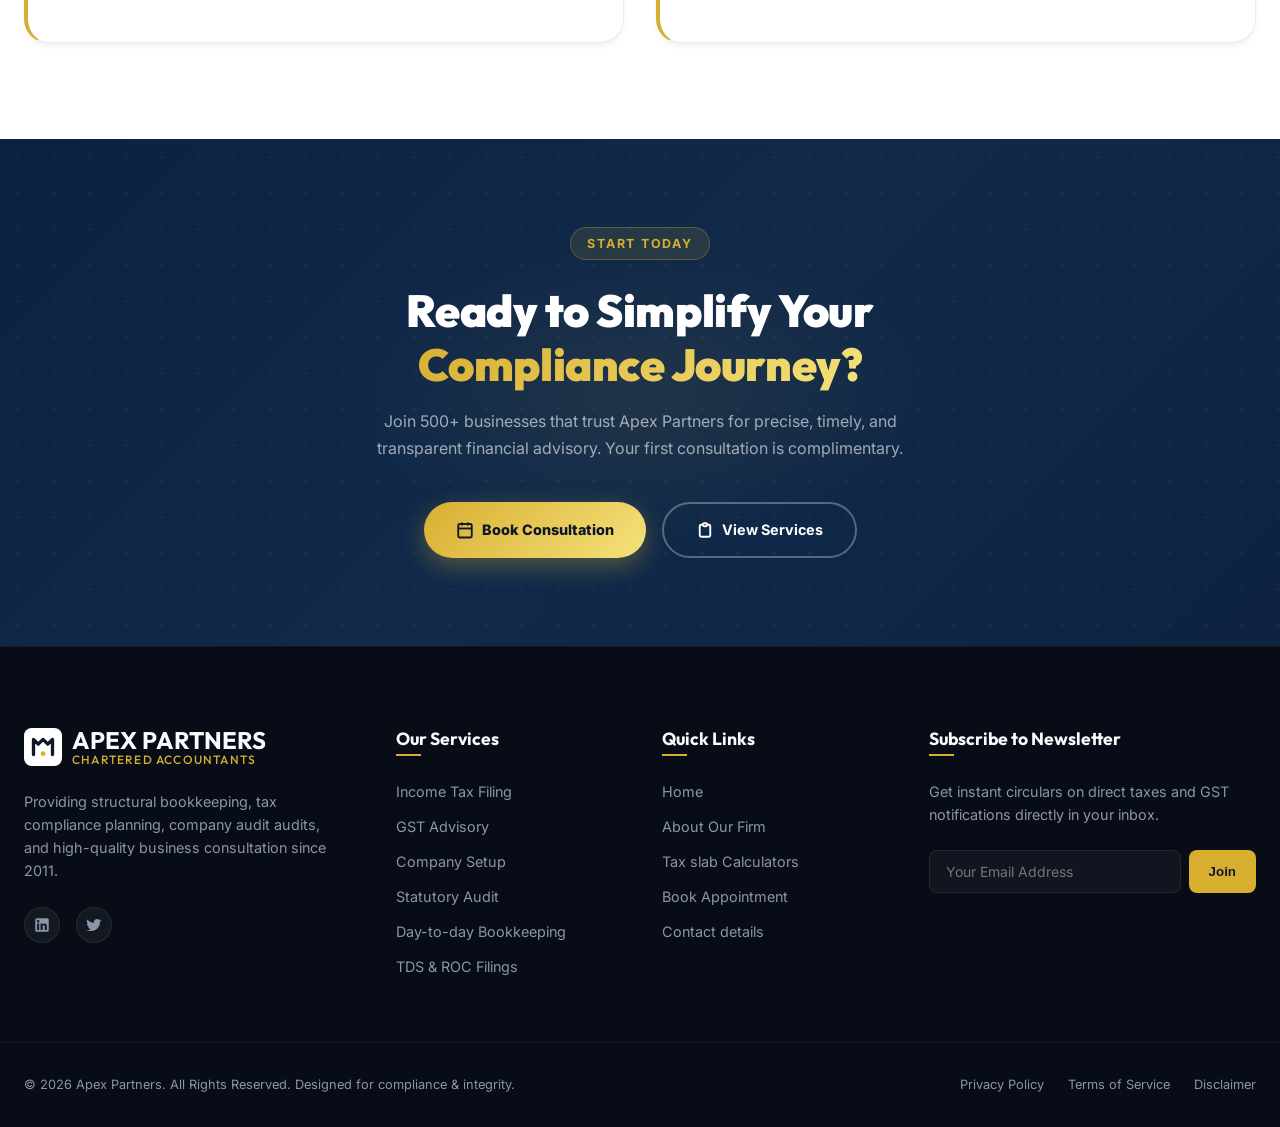
<file: about.html>
<!DOCTYPE html>
<html lang="en">
<head>
  <meta charset="UTF-8">
  <meta name="viewport" content="width=device-width, initial-scale=1.0">
  <meta name="description" content="Meet the partners and discover the values driving Apex Partners. Led by senior certified tax expert Amit Ranade. 15+ years of trust, 500+ clients served.">
  <title>About Us | Apex Partners Chartered Accountants</title>
  <link rel="stylesheet" href="styles.css">

  <style>
    /* ============================================
       ABOUT PAGE – PAGE-SPECIFIC STYLES
    ============================================ */

    /* ----- HERO ENHANCEMENTS ----- */
    .subpage-hero {
      position: relative;
      overflow: hidden;
      background: linear-gradient(135deg, var(--primary) 0%, #0d2340 60%, #112a4a 100%);
      padding: 7rem 0 0;
      min-height: 480px;
      display: flex;
      flex-direction: column;
      justify-content: center;
    }

    /* Diagonal mesh / dot pattern */
    .subpage-hero::before {
      content: '';
      position: absolute;
      inset: 0;
      background-image:
        radial-gradient(circle, rgba(212,175,55,0.18) 1px, transparent 1px);
      background-size: 32px 32px;
      background-position: 0 0;
      transform: rotate(-8deg) scale(1.2);
      pointer-events: none;
    }

    /* diagonal glowing stripe */
    .subpage-hero::after {
      content: '';
      position: absolute;
      top: -40px;
      right: -80px;
      width: 420px;
      height: 420px;
      background: radial-gradient(ellipse, rgba(212,175,55,0.15) 0%, transparent 70%);
      pointer-events: none;
    }

    .hero-inner {
      position: relative;
      z-index: 2;
      padding-bottom: 2.5rem;
    }

    /* Animated gold accent line */
    .hero-accent-line {
      width: 0;
      height: 3px;
      background: linear-gradient(90deg, var(--accent), transparent);
      border-radius: 2px;
      margin: 1rem 0 1.5rem;
      animation: lineGrow 1s ease-out 0.4s forwards;
    }
    @keyframes lineGrow {
      to { width: 220px; }
    }

    /* Breadcrumb */
    .breadcrumb {
      display: flex;
      align-items: center;
      justify-content: center;
      gap: 0.5rem;
      font-size: 0.82rem;
      color: rgba(255,255,255,0.55);
      margin-bottom: 1.2rem;
      letter-spacing: 0.04em;
    }
    .breadcrumb a {
      color: rgba(255,255,255,0.65);
      text-decoration: none;
      transition: color var(--transition-fast);
    }
    .breadcrumb a:hover { color: var(--accent); }
    .breadcrumb-sep {
      color: var(--accent);
      font-size: 1rem;
    }
    .breadcrumb span:last-child { color: var(--accent); font-weight: 600; }

    /* Stats bar */
    .hero-stats-bar {
      background: rgba(255,255,255,0.06);
      backdrop-filter: blur(20px);
      -webkit-backdrop-filter: blur(20px);
      border: 1px solid rgba(212,175,55,0.2);
      border-radius: var(--border-radius-lg) var(--border-radius-lg) 0 0;
      padding: 1.8rem 2.5rem;
      display: grid;
      grid-template-columns: repeat(4, 1fr);
      gap: 1.5rem;
      margin-top: 2.5rem;
      position: relative;
      z-index: 2;
    }
    .hero-stat-item {
      text-align: center;
      position: relative;
    }
    .hero-stat-item + .hero-stat-item::before {
      content: '';
      position: absolute;
      left: 0;
      top: 15%;
      height: 70%;
      width: 1px;
      background: rgba(212,175,55,0.25);
    }
    .hero-stat-number {
      font-size: 2.2rem;
      font-weight: 800;
      font-family: 'Outfit', sans-serif;
      background: linear-gradient(135deg, var(--accent) 0%, #f5e27a 100%);
      -webkit-background-clip: text;
      -webkit-text-fill-color: transparent;
      background-clip: text;
      line-height: 1;
      display: block;
    }
    .hero-stat-suffix {
      -webkit-text-fill-color: unset;
      background: none;
      -webkit-background-clip: unset;
      background-clip: unset;
      color: var(--accent);
      font-size: 2.2rem;
      font-weight: 800;
      line-height: 1;
    }
    .hero-stat-label {
      font-size: 0.78rem;
      color: rgba(255,255,255,0.6);
      letter-spacing: 0.08em;
      text-transform: uppercase;
      margin-top: 0.4rem;
      display: block;
    }

    /* ============================================
       ABOUT STORY SECTION
    ============================================ */
    .about-story-section {
      padding: 6rem 0;
      background: var(--bg-light);
      position: relative;
      overflow: hidden;
    }
    .about-story-section::before {
      content: '';
      position: absolute;
      top: -120px;
      left: -80px;
      width: 500px;
      height: 500px;
      background: radial-gradient(circle, rgba(var(--primary-rgb, 10,35,66),0.06) 0%, transparent 70%);
      pointer-events: none;
    }
    .about-split {
      display: grid;
      grid-template-columns: 1fr 1fr;
      gap: 3.5rem;
      align-items: start;
    }

    /* ----- LEFT COLUMN ----- */
    .about-left-col {
      display: flex;
      flex-direction: column;
      gap: 2rem;
    }

    /* Glassmorphic dark card */
    .about-glass-card {
      background: linear-gradient(145deg, var(--primary) 0%, #0d2340 100%);
      border: 1px solid rgba(212,175,55,0.25);
      border-radius: var(--border-radius-xl);
      padding: 2.5rem;
      position: relative;
      overflow: hidden;
      box-shadow: 0 24px 60px rgba(10,35,66,0.4);
    }
    .about-glass-card::before {
      content: '';
      position: absolute;
      inset: 0;
      background: radial-gradient(ellipse at 80% 0%, rgba(212,175,55,0.12) 0%, transparent 60%);
      pointer-events: none;
    }

    /* SVG office illustration */
    .office-illustration {
      width: 100%;
      height: 200px;
      margin-bottom: 1.5rem;
      opacity: 0.9;
    }

    /* Floating gold badge */
    .floating-badge {
      position: absolute;
      top: 1.5rem;
      right: 1.5rem;
      background: linear-gradient(135deg, var(--accent), #f5e27a);
      color: var(--primary);
      font-size: 0.72rem;
      font-weight: 800;
      letter-spacing: 0.04em;
      padding: 0.45rem 0.9rem;
      border-radius: 50px;
      box-shadow: 0 4px 16px rgba(212,175,55,0.4);
      animation: floatBadge 3s ease-in-out infinite;
      text-transform: uppercase;
      white-space: nowrap;
    }
    @keyframes floatBadge {
      0%, 100% { transform: translateY(0); }
      50% { transform: translateY(-5px); }
    }

    /* Vertical timeline */
    .about-timeline {
      list-style: none;
      padding: 0;
      margin: 0;
      position: relative;
    }
    .about-timeline::before {
      content: '';
      position: absolute;
      left: 11px;
      top: 6px;
      bottom: 6px;
      width: 2px;
      background: linear-gradient(to bottom, var(--accent), transparent);
    }
    .about-timeline li {
      display: flex;
      align-items: flex-start;
      gap: 1rem;
      padding: 0.6rem 0;
      position: relative;
    }
    .tl-dot {
      flex-shrink: 0;
      width: 24px;
      height: 24px;
      border-radius: 50%;
      background: linear-gradient(135deg, var(--accent), #f5e27a);
      display: flex;
      align-items: center;
      justify-content: center;
      box-shadow: 0 0 0 4px rgba(212,175,55,0.2);
      position: relative;
      z-index: 1;
    }
    .tl-dot svg { width: 12px; height: 12px; color: var(--primary); }
    .tl-year {
      font-size: 0.85rem;
      font-weight: 800;
      color: var(--primary);
      display: block;
      line-height: 1;
      margin-bottom: 0.25rem;
    }
    .tl-event {
      font-size: 0.88rem;
      color: var(--text-dark);
      line-height: 1.4;
    }

    /* ----- RIGHT COLUMN — TABS ----- */
    .about-right-col {}

    .about-right-col h2 {
      font-size: 2.1rem;
      font-weight: 800;
      color: var(--text-dark);
      margin-bottom: 1.8rem;
      line-height: 1.25;
    }
    .about-right-col h2 span {
      background: linear-gradient(135deg, var(--primary), var(--accent));
      -webkit-background-clip: text;
      -webkit-text-fill-color: transparent;
      background-clip: text;
    }

    /* Premium tab nav */
    .premium-tabs-nav {
      display: flex;
      gap: 0;
      border-bottom: 2px solid var(--border-color);
      margin-bottom: 2rem;
    }
    .premium-tab-btn {
      background: none;
      border: none;
      outline: none;
      cursor: pointer;
      padding: 0.8rem 1.4rem;
      font-size: 0.88rem;
      font-weight: 600;
      color: var(--text-muted);
      font-family: 'Outfit', sans-serif;
      position: relative;
      transition: color var(--transition-fast);
      white-space: nowrap;
    }
    .premium-tab-btn::after {
      content: '';
      position: absolute;
      bottom: -2px;
      left: 0;
      right: 0;
      height: 2.5px;
      background: linear-gradient(90deg, var(--accent), #f5e27a);
      border-radius: 2px 2px 0 0;
      transform: scaleX(0);
      transition: transform var(--transition-normal);
    }
    .premium-tab-btn.active {
      color: var(--primary);
    }
    .premium-tab-btn.active::after {
      transform: scaleX(1);
    }
    .premium-tab-btn:hover { color: var(--primary); }

    /* Tab content */
    .premium-tab-content {
      display: none;
      animation: tabFadeIn 0.4s ease;
    }
    .premium-tab-content.active {
      display: block;
    }
    @keyframes tabFadeIn {
      from { opacity: 0; transform: translateY(10px); }
      to { opacity: 1; transform: translateY(0); }
    }
    .premium-tab-content p {
      color: var(--text-medium);
      line-height: 1.8;
      margin-bottom: 1rem;
      font-size: 0.95rem;
    }

    /* Firm stats mini row */
    .firm-mini-stats {
      display: grid;
      grid-template-columns: repeat(3, 1fr);
      gap: 1rem;
      margin-top: 1.5rem;
    }
    .firm-mini-stat {
      background: var(--bg-white);
      border: 1px solid var(--border-color);
      border-radius: var(--border-radius-md);
      padding: 1rem;
      text-align: center;
      border-top: 3px solid var(--accent);
    }
    .firm-mini-stat .num {
      font-size: 1.5rem;
      font-weight: 800;
      color: var(--primary);
      display: block;
    }
    .firm-mini-stat .lbl {
      font-size: 0.72rem;
      color: var(--text-muted);
      text-transform: uppercase;
      letter-spacing: 0.05em;
    }

    /* ============================================
       PARTNERS SECTION
    ============================================ */
    .partners-section {
      padding: 6rem 0;
      background: linear-gradient(135deg, var(--primary) 0%, #0d2340 100%);
      position: relative;
      overflow: hidden;
    }
    .partners-section::before {
      content: '';
      position: absolute;
      inset: 0;
      background-image: radial-gradient(circle, rgba(212,175,55,0.08) 1px, transparent 1px);
      background-size: 28px 28px;
      pointer-events: none;
    }
    .partners-section .section-header h2 {
      color: #fff;
    }
    .partners-section .section-header p {
      color: rgba(255,255,255,0.65);
    }

    .partners-grid {
      display: grid;
      grid-template-columns: 1fr 1fr;
      gap: 2.5rem;
      margin-top: 3rem;
    }

    /* Glassmorphic profile card */
    .partner-card {
      background: rgba(255,255,255,0.06);
      backdrop-filter: blur(20px);
      -webkit-backdrop-filter: blur(20px);
      border: 1px solid rgba(212,175,55,0.2);
      border-radius: var(--border-radius-xl);
      padding: 2.5rem;
      transition: transform var(--transition-normal), box-shadow var(--transition-normal), border-color var(--transition-normal);
      position: relative;
      overflow: hidden;
    }
    .partner-card::before {
      content: '';
      position: absolute;
      inset: 0;
      background: radial-gradient(ellipse at 50% 0%, rgba(212,175,55,0.08) 0%, transparent 60%);
      pointer-events: none;
    }
    .partner-card:hover {
      transform: translateY(-8px);
      box-shadow: 0 32px 64px rgba(0,0,0,0.35);
      border-color: rgba(212,175,55,0.45);
    }

    /* Gold monogram avatar */
    .partner-avatar {
      width: 80px;
      height: 80px;
      border-radius: 50%;
      background: linear-gradient(135deg, var(--accent) 0%, #f5e27a 100%);
      display: flex;
      align-items: center;
      justify-content: center;
      font-size: 1.6rem;
      font-weight: 900;
      color: var(--primary);
      font-family: 'Outfit', sans-serif;
      margin-bottom: 1.5rem;
      box-shadow: 0 8px 32px rgba(212,175,55,0.4), 0 0 0 6px rgba(212,175,55,0.15);
      position: relative;
      z-index: 1;
    }

    .partner-name {
      font-size: 1.2rem;
      font-weight: 800;
      color: #fff;
      margin-bottom: 0.3rem;
      font-family: 'Outfit', sans-serif;
    }
    .partner-creds {
      font-size: 0.8rem;
      color: var(--accent);
      font-weight: 600;
      letter-spacing: 0.05em;
      margin-bottom: 0.8rem;
    }
    .partner-role-badge {
      display: inline-flex;
      align-items: center;
      gap: 0.4rem;
      background: rgba(212,175,55,0.15);
      border: 1px solid rgba(212,175,55,0.3);
      color: var(--accent);
      font-size: 0.75rem;
      font-weight: 700;
      letter-spacing: 0.05em;
      padding: 0.3rem 0.8rem;
      border-radius: 50px;
      margin-bottom: 1.2rem;
      text-transform: uppercase;
    }
    .partner-desc {
      font-size: 0.88rem;
      color: rgba(255,255,255,0.65);
      line-height: 1.75;
      margin-bottom: 1.5rem;
    }
    .partner-linkedin {
      display: inline-flex;
      align-items: center;
      gap: 0.5rem;
      color: var(--accent);
      font-size: 0.82rem;
      font-weight: 700;
      text-decoration: none;
      letter-spacing: 0.04em;
      transition: gap var(--transition-fast), color var(--transition-fast);
    }
    .partner-linkedin:hover { gap: 0.75rem; color: #f5e27a; }
    .partner-linkedin svg { width: 18px; height: 18px; }

    /* Specialties chips */
    .partner-chips {
      display: flex;
      flex-wrap: wrap;
      gap: 0.5rem;
      margin-bottom: 1.5rem;
    }
    .partner-chip {
      background: rgba(255,255,255,0.07);
      border: 1px solid rgba(255,255,255,0.12);
      color: rgba(255,255,255,0.7);
      font-size: 0.72rem;
      padding: 0.25rem 0.65rem;
      border-radius: 50px;
    }

    /* ============================================
       VALUES SECTION
    ============================================ */
    .values-section {
      padding: 6rem 0;
      background: var(--bg-white);
    }
    .values-grid-2x2 {
      display: grid;
      grid-template-columns: 1fr 1fr;
      gap: 2rem;
      margin-top: 3rem;
    }
    .value-card-premium {
      background: var(--bg-white);
      border: 1px solid var(--border-color);
      border-left: 4px solid var(--accent);
      border-radius: var(--border-radius-lg);
      padding: 2rem 2rem 2rem 2rem;
      display: flex;
      gap: 1.5rem;
      align-items: flex-start;
      box-shadow: var(--shadow-sm);
      transition: transform var(--transition-normal), box-shadow var(--transition-normal), border-left-color var(--transition-normal);
      position: relative;
      overflow: hidden;
    }
    .value-card-premium::before {
      content: '';
      position: absolute;
      inset: 0;
      background: linear-gradient(135deg, rgba(212,175,55,0.03) 0%, transparent 60%);
      pointer-events: none;
      transition: opacity var(--transition-normal);
      opacity: 0;
    }
    .value-card-premium:hover {
      transform: translateY(-6px);
      box-shadow: var(--shadow-lg);
      border-left-color: var(--primary);
    }
    .value-card-premium:hover::before { opacity: 1; }

    .value-icon-wrap {
      flex-shrink: 0;
      width: 60px;
      height: 60px;
      border-radius: var(--border-radius-md);
      background: linear-gradient(135deg, rgba(212,175,55,0.15), rgba(212,175,55,0.05));
      border: 1px solid rgba(212,175,55,0.25);
      display: flex;
      align-items: center;
      justify-content: center;
    }
    .value-icon-wrap svg {
      width: 28px;
      height: 28px;
      color: var(--accent);
    }
    .value-card-body h3 {
      font-size: 1.05rem;
      font-weight: 800;
      color: var(--text-dark);
      margin-bottom: 0.5rem;
    }
    .value-card-body p {
      font-size: 0.88rem;
      color: var(--text-medium);
      line-height: 1.7;
    }

    /* ============================================
       CTA BANNER
    ============================================ */
    .about-cta-section {
      padding: 5.5rem 0;
      background: linear-gradient(135deg, #0a2342 0%, #112a4a 50%, #0d2340 100%);
      position: relative;
      overflow: hidden;
      text-align: center;
    }
    .about-cta-section::before {
      content: '';
      position: absolute;
      inset: 0;
      background-image: radial-gradient(circle, rgba(212,175,55,0.1) 1px, transparent 1px);
      background-size: 36px 36px;
      pointer-events: none;
    }
    .about-cta-section::after {
      content: '';
      position: absolute;
      left: 50%;
      top: 50%;
      transform: translate(-50%, -50%);
      width: 600px;
      height: 300px;
      background: radial-gradient(ellipse, rgba(212,175,55,0.08) 0%, transparent 70%);
      pointer-events: none;
    }
    .cta-inner {
      position: relative;
      z-index: 2;
    }
    .cta-eyebrow {
      display: inline-block;
      font-size: 0.78rem;
      font-weight: 700;
      color: var(--accent);
      letter-spacing: 0.14em;
      text-transform: uppercase;
      background: rgba(212,175,55,0.12);
      border: 1px solid rgba(212,175,55,0.3);
      padding: 0.35rem 1rem;
      border-radius: 50px;
      margin-bottom: 1.5rem;
    }
    .cta-headline {
      font-size: clamp(1.8rem, 4vw, 2.8rem);
      font-weight: 900;
      color: #fff;
      line-height: 1.2;
      margin-bottom: 1rem;
    }
    .cta-headline span {
      background: linear-gradient(135deg, var(--accent), #f5e27a);
      -webkit-background-clip: text;
      -webkit-text-fill-color: transparent;
      background-clip: text;
    }
    .cta-sub {
      color: rgba(255,255,255,0.6);
      font-size: 1rem;
      max-width: 540px;
      margin: 0 auto 2.5rem;
      line-height: 1.7;
    }
    .cta-btn-group {
      display: flex;
      gap: 1rem;
      justify-content: center;
      flex-wrap: wrap;
    }
    .btn-cta-gold {
      background: linear-gradient(135deg, var(--accent), #f5e27a);
      color: var(--primary);
      font-weight: 800;
      padding: 0.9rem 2rem;
      border-radius: 50px;
      text-decoration: none;
      font-size: 0.9rem;
      display: inline-flex;
      align-items: center;
      gap: 0.5rem;
      transition: transform var(--transition-fast), box-shadow var(--transition-fast);
      box-shadow: 0 8px 24px rgba(212,175,55,0.35);
    }
    .btn-cta-gold:hover {
      transform: translateY(-3px);
      box-shadow: 0 14px 32px rgba(212,175,55,0.5);
    }
    .btn-cta-outline {
      background: transparent;
      color: #fff;
      font-weight: 700;
      padding: 0.9rem 2rem;
      border-radius: 50px;
      text-decoration: none;
      font-size: 0.9rem;
      display: inline-flex;
      align-items: center;
      gap: 0.5rem;
      border: 2px solid rgba(255,255,255,0.3);
      transition: all var(--transition-fast);
    }
    .btn-cta-outline:hover {
      border-color: var(--accent);
      color: var(--accent);
      transform: translateY(-3px);
    }

    /* ============================================
       RESPONSIVE
    ============================================ */
    @media (max-width: 900px) {
      .about-split {
        grid-template-columns: 1fr;
        gap: 2rem;
      }
      .partners-grid {
        grid-template-columns: 1fr;
      }
      .values-grid-2x2 {
        grid-template-columns: 1fr;
      }
      .hero-stats-bar {
        grid-template-columns: repeat(2, 1fr);
        padding: 1.5rem;
      }
      .hero-stat-item:nth-child(3)::before,
      .hero-stat-item:nth-child(4)::before {
        display: none;
      }
      .firm-mini-stats {
        grid-template-columns: 1fr 1fr;
      }
    }
    @media (max-width: 540px) {
      .hero-stats-bar {
        grid-template-columns: 1fr 1fr;
      }
      .hero-stat-number { font-size: 1.6rem; }
      .hero-stat-suffix { font-size: 1.6rem; }
      .premium-tab-btn { padding: 0.7rem 0.9rem; font-size: 0.82rem; }
    }
  </style>
</head>
<body>

  <!-- --- PAGE PRELOADER --- -->
  <div id="page-loader" class="page-loader">
    <div class="newtons-cradle">
      <div class="newtons-cradle__dot"></div>
      <div class="newtons-cradle__dot"></div>
      <div class="newtons-cradle__dot"></div>
      <div class="newtons-cradle__dot"></div>
    </div>
  </div>

  <!-- --- HEADER / NAVIGATION --- -->
  <header class="header" id="header">
    <div class="container nav-container">
      <a href="index.html" class="logo" id="logo-link">
        <svg viewBox="0 0 40 40" fill="none" xmlns="http://www.w3.org/2000/svg">
          <rect width="40" height="40" rx="8" fill="var(--primary)" />
          <path d="M10 28V12L15 17L20 12L25 17L30 12V28" stroke="var(--accent)" stroke-width="3.5" stroke-linecap="round" stroke-linejoin="round" />
          <circle cx="20" cy="27" r="2.5" fill="var(--accent)" />
        </svg>
        <span>
          <strong>APEX PARTNERS</strong>
          <small>CHARTERED ACCOUNTANTS</small>
        </span>
      </a>

      <nav class="nav-menu" id="nav-menu">
        <a href="index.html" class="nav-link" id="link-home">Home</a>
        <a href="about.html" class="nav-link active" id="link-about">About Us</a>
        <a href="services.html" class="nav-link" id="link-services">Services</a>
        <a href="calculators.html" class="nav-link" id="link-resources">Calculators</a>
        <a href="contact.html" class="nav-link" id="link-contact">Contact Us</a>
      </nav>

      <div class="nav-actions">
        <a href="booking.html" class="btn btn-primary" id="desktop-cta-btn">Book Consultation</a>
      </div>
      
      <button class="nav-toggle" id="nav-toggle" aria-label="Toggle Navigation">
        <svg width="24" height="24" viewBox="0 0 24 24" fill="none" stroke="currentColor" stroke-width="2" stroke-linecap="round" stroke-linejoin="round">
          <line x1="3" y1="12" x2="21" y2="12"></line>
          <line x1="3" y1="6" x2="21" y2="6"></line>
          <line x1="3" y1="18" x2="21" y2="18"></line>
        </svg>
      </button>
    </div>
  </header>

  <!-- ============================================
       SUBPAGE HERO
  ============================================ -->
  <section class="subpage-hero">
    <div class="container">
      <div class="hero-inner">
        <!-- Breadcrumb -->
        <nav class="breadcrumb reveal reveal-up" aria-label="Breadcrumb">
          <a href="index.html">Home</a>
          <span class="breadcrumb-sep">›</span>
          <span>About Us</span>
        </nav>

        <span class="badge reveal reveal-up delay-1">Meet Our Firm</span>
        <h1 class="reveal reveal-up delay-2">Our History, Partners<br>&amp; Values</h1>
        <div class="hero-accent-line"></div>
        <p class="reveal reveal-up delay-3" style="color:rgba(255,255,255,0.75); max-width:540px; font-size:1.05rem; line-height:1.75;">
          Providing clear and structured financial advice backed by decades of regulatory expertise — trusted by 500+ clients across India.
        </p>
      </div>
    </div>

    <!-- Animated Stats Bar -->
    <div class="container">
      <div class="hero-stats-bar reveal reveal-up delay-4">
        <div class="hero-stat-item">
          <span class="hero-stat-number" data-countup="15" data-suffix="+">0</span>
          <span class="hero-stat-suffix" style="display:none;">+</span>
          <span class="hero-stat-label">Years of Practice</span>
        </div>
        <div class="hero-stat-item">
          <span class="hero-stat-number" data-countup="500" data-suffix="+">0</span>
          <span class="hero-stat-suffix" style="display:none;">+</span>
          <span class="hero-stat-label">Clients Served</span>
        </div>
        <div class="hero-stat-item">
          <span class="hero-stat-number" data-countup="3" data-suffix="">0</span>
          <span class="hero-stat-suffix" style="display:none;"></span>
          <span class="hero-stat-label">Senior Partners</span>
        </div>
        <div class="hero-stat-item">
          <span class="hero-stat-number" data-countup="99" data-suffix="%">0</span>
          <span class="hero-stat-suffix" style="display:none;">%</span>
          <span class="hero-stat-label">Compliance Rate</span>
        </div>
      </div>
    </div>
  </section>

  <!-- ============================================
       ABOUT STORY SECTION
  ============================================ -->
  <section class="about-story-section">
    <div class="container">
      <div class="about-split">

        <!-- LEFT: glassmorphic card + timeline -->
        <div class="about-left-col reveal reveal-right">
          <div class="about-glass-card">
            <!-- Floating badge -->
            <div class="floating-badge">⭐ 15+ Years of Trust</div>

            <!-- SVG Office Illustration -->
            <svg class="office-illustration" viewBox="0 0 380 200" fill="none" xmlns="http://www.w3.org/2000/svg" aria-label="Apex Partners Office Illustration">
              <!-- Sky background -->
              <rect width="380" height="200" rx="12" fill="rgba(255,255,255,0.03)"/>
              <!-- Ground -->
              <rect x="0" y="170" width="380" height="30" rx="0" fill="rgba(212,175,55,0.08)"/>
              <!-- Main Building -->
              <rect x="100" y="50" width="180" height="120" rx="4" fill="rgba(212,175,55,0.08)" stroke="rgba(212,175,55,0.35)" stroke-width="1.5"/>
              <!-- Building top bar -->
              <rect x="90" y="40" width="200" height="18" rx="3" fill="rgba(212,175,55,0.2)" stroke="rgba(212,175,55,0.5)" stroke-width="1"/>
              <!-- Sign on building -->
              <rect x="130" y="52" width="120" height="22" rx="3" fill="rgba(212,175,55,0.15)" stroke="rgba(212,175,55,0.4)" stroke-width="1"/>
              <text x="190" y="67" text-anchor="middle" font-family="Outfit,sans-serif" font-size="9" fill="rgba(212,175,55,0.9)" font-weight="700">APEX PARTNERS</text>
              <!-- Windows row 1 -->
              <rect x="115" y="84" width="28" height="22" rx="2" fill="rgba(212,175,55,0.12)" stroke="rgba(212,175,55,0.3)" stroke-width="1"/>
              <rect x="155" y="84" width="28" height="22" rx="2" fill="rgba(212,175,55,0.18)" stroke="rgba(212,175,55,0.3)" stroke-width="1"/>
              <rect x="197" y="84" width="28" height="22" rx="2" fill="rgba(212,175,55,0.12)" stroke="rgba(212,175,55,0.3)" stroke-width="1"/>
              <rect x="237" y="84" width="28" height="22" rx="2" fill="rgba(212,175,55,0.18)" stroke="rgba(212,175,55,0.3)" stroke-width="1"/>
              <!-- Windows row 2 -->
              <rect x="115" y="116" width="28" height="22" rx="2" fill="rgba(212,175,55,0.18)" stroke="rgba(212,175,55,0.3)" stroke-width="1"/>
              <rect x="155" y="116" width="28" height="22" rx="2" fill="rgba(212,175,55,0.12)" stroke="rgba(212,175,55,0.3)" stroke-width="1"/>
              <rect x="197" y="116" width="28" height="22" rx="2" fill="rgba(212,175,55,0.18)" stroke="rgba(212,175,55,0.3)" stroke-width="1"/>
              <rect x="237" y="116" width="28" height="22" rx="2" fill="rgba(212,175,55,0.12)" stroke="rgba(212,175,55,0.3)" stroke-width="1"/>
              <!-- Door -->
              <rect x="172" y="142" width="36" height="28" rx="3" fill="rgba(212,175,55,0.2)" stroke="rgba(212,175,55,0.5)" stroke-width="1.5"/>
              <circle cx="201" cy="157" r="2" fill="rgba(212,175,55,0.8)"/>
              <!-- Left smaller building -->
              <rect x="20" y="90" width="70" height="80" rx="3" fill="rgba(255,255,255,0.04)" stroke="rgba(255,255,255,0.15)" stroke-width="1"/>
              <rect x="30" y="100" width="16" height="14" rx="1" fill="rgba(255,255,255,0.08)" stroke="rgba(255,255,255,0.2)" stroke-width="0.5"/>
              <rect x="54" y="100" width="16" height="14" rx="1" fill="rgba(255,255,255,0.08)" stroke="rgba(255,255,255,0.2)" stroke-width="0.5"/>
              <rect x="30" y="122" width="16" height="14" rx="1" fill="rgba(255,255,255,0.08)" stroke="rgba(255,255,255,0.2)" stroke-width="0.5"/>
              <rect x="54" y="122" width="16" height="14" rx="1" fill="rgba(255,255,255,0.08)" stroke="rgba(255,255,255,0.2)" stroke-width="0.5"/>
              <!-- Right smaller building -->
              <rect x="290" y="75" width="70" height="95" rx="3" fill="rgba(255,255,255,0.04)" stroke="rgba(255,255,255,0.15)" stroke-width="1"/>
              <rect x="300" y="85" width="16" height="14" rx="1" fill="rgba(255,255,255,0.08)" stroke="rgba(255,255,255,0.2)" stroke-width="0.5"/>
              <rect x="324" y="85" width="16" height="14" rx="1" fill="rgba(255,255,255,0.08)" stroke="rgba(255,255,255,0.2)" stroke-width="0.5"/>
              <rect x="300" y="107" width="16" height="14" rx="1" fill="rgba(255,255,255,0.08)" stroke="rgba(255,255,255,0.2)" stroke-width="0.5"/>
              <rect x="324" y="107" width="16" height="14" rx="1" fill="rgba(255,255,255,0.08)" stroke="rgba(255,255,255,0.2)" stroke-width="0.5"/>
              <rect x="300" y="129" width="16" height="14" rx="1" fill="rgba(255,255,255,0.08)" stroke="rgba(255,255,255,0.2)" stroke-width="0.5"/>
              <!-- Stars / decoration -->
              <circle cx="52" cy="30" r="1.5" fill="rgba(212,175,55,0.6)"/>
              <circle cx="330" cy="20" r="1" fill="rgba(212,175,55,0.5)"/>
              <circle cx="80" cy="18" r="1.2" fill="rgba(255,255,255,0.4)"/>
              <circle cx="300" cy="40" r="1" fill="rgba(255,255,255,0.35)"/>
              <!-- Location tag -->
              <rect x="138" y="8" width="104" height="22" rx="11" fill="rgba(212,175,55,0.15)" stroke="rgba(212,175,55,0.4)" stroke-width="1"/>
              <circle cx="151" cy="19" r="4" fill="rgba(212,175,55,0.4)"/>
              <text x="200" y="23" text-anchor="middle" font-family="Outfit,sans-serif" font-size="8.5" fill="rgba(212,175,55,0.9)">BKC, Mumbai</text>
            </svg>

            <!-- Firm caption -->
            <p style="color:rgba(255,255,255,0.5); font-size:0.8rem; text-align:center; margin-bottom:0;">
              Bandra Kurla Complex (BKC), Mumbai — Our flagship office
            </p>
          </div>

          <!-- Vertical Timeline -->
          <div style="padding: 0.5rem 0;">
            <h3 style="font-size:1rem; font-weight:700; color:var(--text-dark); margin-bottom:1.2rem; letter-spacing:0.04em; text-transform:uppercase;">
              Our Milestone Journey
            </h3>
            <ul class="about-timeline">
              <li>
                <div class="tl-dot">
                  <svg viewBox="0 0 24 24" fill="none" stroke="currentColor" stroke-width="3"><path stroke-linecap="round" stroke-linejoin="round" d="M5 13l4 4L19 7"/></svg>
                </div>
                <div>
                  <span class="tl-year">2011</span>
                  <span class="tl-event">Founded in Mumbai by Amit Ranade &amp; Co.</span>
                </div>
              </li>
              <li>
                <div class="tl-dot">
                  <svg viewBox="0 0 24 24" fill="none" stroke="currentColor" stroke-width="3"><path stroke-linecap="round" stroke-linejoin="round" d="M5 13l4 4L19 7"/></svg>
                </div>
                <div>
                  <span class="tl-year">2015</span>
                  <span class="tl-event">Big 4 alumni joined — elevated audit practice</span>
                </div>
              </li>
              <li>
                <div class="tl-dot">
                  <svg viewBox="0 0 24 24" fill="none" stroke="currentColor" stroke-width="3"><path stroke-linecap="round" stroke-linejoin="round" d="M5 13l4 4L19 7"/></svg>
                </div>
                <div>
                  <span class="tl-year">2019</span>
                  <span class="tl-event">500+ active clients milestone achieved</span>
                </div>
              </li>
              <li>
                <div class="tl-dot">
                  <svg viewBox="0 0 24 24" fill="none" stroke="currentColor" stroke-width="3"><path stroke-linecap="round" stroke-linejoin="round" d="M5 13l4 4L19 7"/></svg>
                </div>
                <div>
                  <span class="tl-year">2023</span>
                  <span class="tl-event">Pan-India reach with remote advisory services</span>
                </div>
              </li>
            </ul>
          </div>
        </div>

        <!-- RIGHT: Tabbed Panel -->
        <div class="about-right-col reveal reveal-left delay-1">
          <h2>A Heritage of Trust,<br><span>Reliability &amp; Growth</span></h2>

          <!-- Tab Nav -->
          <div class="premium-tabs-nav" role="tablist">
            <button class="premium-tab-btn active" id="ptab-btn-firm" role="tab" aria-selected="true" aria-controls="ptab-content-firm">Our Firm</button>
            <button class="premium-tab-btn" id="ptab-btn-team" role="tab" aria-selected="false" aria-controls="ptab-content-team">Founders &amp; Partners</button>
            <button class="premium-tab-btn" id="ptab-btn-mission" role="tab" aria-selected="false" aria-controls="ptab-content-mission">Values &amp; Vision</button>
          </div>

          <!-- Tab 1: Our Firm -->
          <div class="premium-tab-content active" id="ptab-content-firm" role="tabpanel" aria-labelledby="ptab-btn-firm">
            <p>Founded in 2011, Apex Partners is a leading Chartered Accountant firm dedicated to providing top-tier tax compliance, company incorporation, internal auditing, and strategic bookkeeping services.</p>
            <p>Our multidisciplinary team helps businesses navigate complex regulatory landscapes of direct &amp; indirect tax, ensuring structural stability and maximized tax optimization for sustainable scaling.</p>
            <p>We work closely with dynamic startups, growing SMEs, large-scale manufacturers, and independent professionals across the country — streamlining corporate reporting, accounting, and audits with precision and speed.</p>

            <div class="firm-mini-stats">
              <div class="firm-mini-stat">
                <span class="num">35+</span>
                <span class="lbl">Combined Yrs</span>
              </div>
              <div class="firm-mini-stat">
                <span class="num">12+</span>
                <span class="lbl">Industries</span>
              </div>
              <div class="firm-mini-stat">
                <span class="num">100%</span>
                <span class="lbl">Confidential</span>
              </div>
            </div>
          </div>

          <!-- Tab 2: Founders & Partners -->
          <div class="premium-tab-content" id="ptab-content-team" role="tabpanel" aria-labelledby="ptab-btn-team">
            <p>Our senior leadership brings together more than <strong>35 combined years</strong> of regulatory and accounting expertise from Big 4 firms and corporate financial roles across sectors.</p>
            <div style="display:flex; flex-direction:column; gap:1rem; margin-top:1rem;">
              <div style="background:var(--bg-light); border:1px solid var(--border-color); border-radius:var(--border-radius-md); padding:1.2rem; display:flex; gap:1rem; align-items:center;">
                <div style="width:52px;height:52px;border-radius:50%;background:linear-gradient(135deg,var(--accent),#f5e27a);display:flex;align-items:center;justify-content:center;font-weight:900;color:var(--primary);font-size:1rem;flex-shrink:0;">AR</div>
                <div>
                  <div style="font-weight:800;color:var(--text-dark);font-size:0.95rem;">Amit Ranade, FCA, DISA</div>
                  <div style="font-size:0.78rem;color:var(--accent);font-weight:600;margin-bottom:0.35rem;">Managing Partner &amp; Tax Expert</div>
                  <div style="font-size:0.82rem;color:var(--text-medium);">18+ years direct tax consultancy &amp; representation for retail, tech &amp; SME clients.</div>
                </div>
              </div>
              <div style="background:var(--bg-light); border:1px solid var(--border-color); border-radius:var(--border-radius-md); padding:1.2rem; display:flex; gap:1rem; align-items:center;">
                <div style="width:52px;height:52px;border-radius:50%;background:linear-gradient(135deg,var(--accent),#f5e27a);display:flex;align-items:center;justify-content:center;font-weight:900;color:var(--primary);font-size:1rem;flex-shrink:0;">PS</div>
                <div>
                  <div style="font-weight:800;color:var(--text-dark);font-size:0.95rem;">Priya Sharma, ACA</div>
                  <div style="font-size:0.78rem;color:var(--accent);font-weight:600;margin-bottom:0.35rem;">Partner – Audit &amp; Corporate Compliance</div>
                  <div style="font-size:0.82rem;color:var(--text-medium);">Statutory audits, internal controls, ROC regulations &amp; corporate governance.</div>
                </div>
              </div>
            </div>
          </div>

          <!-- Tab 3: Values & Vision -->
          <div class="premium-tab-content" id="ptab-content-mission" role="tabpanel" aria-labelledby="ptab-btn-mission">
            <p>We believe in high-integrity advisory, transparent communication, and client success above all else. Our goal is to lift the weight of compliance so you can focus on building.</p>
            <p style="font-style:italic; border-left:3px solid var(--accent); padding-left:1rem; color:var(--text-medium); margin-top:1rem;">
              "Integrity isn't just a policy here — it's the foundation every consultation is built upon."
              <br><strong style="color:var(--primary); font-size:0.82rem;">— Amit Ranade, FCA</strong>
            </p>
            <div style="margin-top:1.5rem;">
              <div style="display:flex;align-items:center;gap:0.75rem;margin-bottom:0.8rem;">
                <div style="width:8px;height:8px;border-radius:50%;background:var(--accent);flex-shrink:0;"></div>
                <span style="color:var(--text-medium);font-size:0.88rem;"><strong style="color:var(--text-dark);">Vision 2030:</strong> Be the most trusted compliance partner for 2000+ Indian businesses.</span>
              </div>
              <div style="display:flex;align-items:center;gap:0.75rem;margin-bottom:0.8rem;">
                <div style="width:8px;height:8px;border-radius:50%;background:var(--accent);flex-shrink:0;"></div>
                <span style="color:var(--text-medium);font-size:0.88rem;"><strong style="color:var(--text-dark);">Mission:</strong> Simplify financial compliance through expert advisory and technology.</span>
              </div>
              <div style="display:flex;align-items:center;gap:0.75rem;">
                <div style="width:8px;height:8px;border-radius:50%;background:var(--accent);flex-shrink:0;"></div>
                <span style="color:var(--text-medium);font-size:0.88rem;"><strong style="color:var(--text-dark);">Promise:</strong> Every filing on time, every query answered, every rupee accounted for.</span>
              </div>
            </div>
          </div>

        </div>
      </div>
    </div>
  </section>

  <!-- ============================================
       PARTNERS SECTION
  ============================================ -->
  <section class="partners-section">
    <div class="container">
      <div class="section-header reveal reveal-up" style="text-align:center; max-width:600px; margin:0 auto;">
        <span class="badge" style="background:rgba(212,175,55,0.15);color:var(--accent);border:1px solid rgba(212,175,55,0.3);">Our Leadership</span>
        <h2 style="color:#fff;">The Minds Behind <span style="background:linear-gradient(135deg,var(--accent),#f5e27a);-webkit-background-clip:text;-webkit-text-fill-color:transparent;background-clip:text;">Apex Partners</span></h2>
        <p style="color:rgba(255,255,255,0.6);">Decades of combined expertise, unwavering commitment to client excellence, and a shared vision of simplified compliance.</p>
      </div>

      <div class="partners-grid">
        <!-- Partner 1 -->
        <div class="partner-card reveal reveal-left delay-1">
          <div class="partner-avatar">AR</div>
          <div class="partner-name">Amit Ranade</div>
          <div class="partner-creds">FCA · DISA · Certified Tax Expert</div>
          <div class="partner-role-badge">
            <svg width="12" height="12" fill="currentColor" viewBox="0 0 24 24"><path d="M12 2l3.09 6.26L22 9.27l-5 4.87 1.18 6.88L12 17.77l-6.18 3.25L7 14.14 2 9.27l6.91-1.01L12 2z"/></svg>
            Managing Partner
          </div>
          <p class="partner-desc">With over 18 years of direct tax consultancy and regulatory representation, Amit has guided retail chains, tech startups, and manufacturing SMEs through complex tax landscapes. He is a certified DISA with a track record of zero penalties across 400+ client engagements.</p>
          <div class="partner-chips">
            <span class="partner-chip">Direct Tax</span>
            <span class="partner-chip">Tax Litigation</span>
            <span class="partner-chip">Startup Advisory</span>
            <span class="partner-chip">DISA Certified</span>
          </div>
          <a href="#" class="partner-linkedin" aria-label="Amit Ranade on LinkedIn">
            <svg fill="currentColor" viewBox="0 0 24 24"><path d="M19 3a2 2 0 0 1 2 2v14a2 2 0 0 1-2 2H5a2 2 0 0 1-2-2V5a2 2 0 0 1 2-2h14m-.5 15.5v-5.3a3.26 3.26 0 0 0-3.26-3.26c-.85 0-1.84.52-2.32 1.3v-1.11h-2.79v8.37h2.79v-4.93c0-.77.62-1.4 1.39-1.4a1.4 1.4 0 0 1 1.4 1.4v4.93h2.79M6.88 8.56a1.68 1.68 0 0 0 1.68-1.68c0-.93-.75-1.69-1.68-1.69a1.69 1.69 0 0 0-1.69 1.69c0 .93.76 1.68 1.69 1.68m1.39 9.94v-8.37H5.5v8.37h2.77z"/></svg>
            View LinkedIn Profile →
          </a>
        </div>

        <!-- Partner 2 -->
        <div class="partner-card reveal reveal-right delay-2">
          <div class="partner-avatar">PS</div>
          <div class="partner-name">Priya Sharma</div>
          <div class="partner-creds">ACA · Corporate Governance Specialist</div>
          <div class="partner-role-badge">
            <svg width="12" height="12" fill="currentColor" viewBox="0 0 24 24"><path d="M12 2l3.09 6.26L22 9.27l-5 4.87 1.18 6.88L12 17.77l-6.18 3.25L7 14.14 2 9.27l6.91-1.01L12 2z"/></svg>
            Partner – Audit &amp; Compliance
          </div>
          <p class="partner-desc">Priya brings 14+ years of specialized expertise in statutory audits, internal financial controls, and ROC regulatory filings. Her meticulous approach to corporate governance has helped over 200 companies achieve clean audit reports and maintain impeccable compliance records.</p>
          <div class="partner-chips">
            <span class="partner-chip">Statutory Audit</span>
            <span class="partner-chip">ROC Filings</span>
            <span class="partner-chip">IFC Assessment</span>
            <span class="partner-chip">Corporate Law</span>
          </div>
          <a href="#" class="partner-linkedin" aria-label="Priya Sharma on LinkedIn">
            <svg fill="currentColor" viewBox="0 0 24 24"><path d="M19 3a2 2 0 0 1 2 2v14a2 2 0 0 1-2 2H5a2 2 0 0 1-2-2V5a2 2 0 0 1 2-2h14m-.5 15.5v-5.3a3.26 3.26 0 0 0-3.26-3.26c-.85 0-1.84.52-2.32 1.3v-1.11h-2.79v8.37h2.79v-4.93c0-.77.62-1.4 1.39-1.4a1.4 1.4 0 0 1 1.4 1.4v4.93h2.79M6.88 8.56a1.68 1.68 0 0 0 1.68-1.68c0-.93-.75-1.69-1.68-1.69a1.69 1.69 0 0 0-1.69 1.69c0 .93.76 1.68 1.69 1.68m1.39 9.94v-8.37H5.5v8.37h2.77z"/></svg>
            View LinkedIn Profile →
          </a>
        </div>
      </div>
    </div>
  </section>

  <!-- ============================================
       VALUES SECTION
  ============================================ -->
  <section class="values-section">
    <div class="container">
      <div class="section-header reveal reveal-up" style="text-align:center; max-width:580px; margin:0 auto;">
        <span class="badge">Our Core Values</span>
        <h2>The Principles That <span style="color:var(--accent);">Guide Everything</span> We Do</h2>
        <p>Every recommendation, every filing, every consultation is grounded in these four pillars of professional excellence.</p>
      </div>

      <div class="values-grid-2x2">
        <!-- Value 1 -->
        <div class="value-card-premium reveal reveal-up delay-1">
          <div class="value-icon-wrap">
            <svg fill="none" stroke="currentColor" stroke-width="1.8" viewBox="0 0 24 24">
              <path stroke-linecap="round" stroke-linejoin="round" d="M9 12l2 2 4-4m5.618-4.016A11.955 11.955 0 0112 2.944a11.955 11.955 0 01-8.618 3.04A12.02 12.02 0 003 9c0 5.591 3.824 10.29 9 11.622 5.176-1.332 9-6.03 9-11.622 0-1.042-.133-2.052-.382-3.016z"/>
            </svg>
          </div>
          <div class="value-card-body">
            <h3>Uncompromising Integrity</h3>
            <p>We adhere to the strictest code of ethical standards in every service we deliver. Transparency is non-negotiable — you'll always know exactly what we're doing and why.</p>
          </div>
        </div>

        <!-- Value 2 -->
        <div class="value-card-premium reveal reveal-up delay-2">
          <div class="value-icon-wrap">
            <svg fill="none" stroke="currentColor" stroke-width="1.8" viewBox="0 0 24 24">
              <path stroke-linecap="round" stroke-linejoin="round" d="M13 10V3L4 14h7v7l9-11h-7z"/>
            </svg>
          </div>
          <div class="value-card-body">
            <h3>Proactive Advisory</h3>
            <p>We identify tax optimization pathways and compliance risks before they become problems. Our advisory isn't reactive — we stay three steps ahead of every regulatory change.</p>
          </div>
        </div>

        <!-- Value 3 -->
        <div class="value-card-premium reveal reveal-up delay-3">
          <div class="value-icon-wrap">
            <svg fill="none" stroke="currentColor" stroke-width="1.8" viewBox="0 0 24 24">
              <path stroke-linecap="round" stroke-linejoin="round" d="M9 19v-6a2 2 0 00-2-2H5a2 2 0 00-2 2v6a2 2 0 002 2h2a2 2 0 002-2zm0 0V9a2 2 0 012-2h2a2 2 0 012 2v10m-6 0a2 2 0 002 2h2a2 2 0 002-2m0 0V5a2 2 0 012-2h2a2 2 0 012 2v14a2 2 0 002 2h2a2 2 0 002-2z"/>
            </svg>
          </div>
          <div class="value-card-body">
            <h3>Growth Mindset</h3>
            <p>We structure your finances to scale without legal obstacles. Whether you're a bootstrapped startup or a listed enterprise, our strategies evolve with your ambitions.</p>
          </div>
        </div>

        <!-- Value 4 -->
        <div class="value-card-premium reveal reveal-up delay-4">
          <div class="value-icon-wrap">
            <svg fill="none" stroke="currentColor" stroke-width="1.8" viewBox="0 0 24 24">
              <path stroke-linecap="round" stroke-linejoin="round" d="M12 8v4l3 3m6-3a9 9 0 11-18 0 9 9 0 0118 0z"/>
            </svg>
          </div>
          <div class="value-card-body">
            <h3>Timely Execution</h3>
            <p>GST, ROC, TDS, and income tax filings — all compiled and submitted ahead of schedule. Our systems and checklists ensure not a single deadline is ever missed.</p>
          </div>
        </div>
      </div>
    </div>
  </section>

  <!-- ============================================
       CTA BANNER
  ============================================ -->
  <section class="about-cta-section">
    <div class="container">
      <div class="cta-inner reveal reveal-up">
        <span class="cta-eyebrow">Start Today</span>
        <h2 class="cta-headline">
          Ready to Simplify Your<br>
          <span>Compliance Journey?</span>
        </h2>
        <p class="cta-sub">
          Join 500+ businesses that trust Apex Partners for precise, timely, and transparent financial advisory. Your first consultation is complimentary.
        </p>
        <div class="cta-btn-group">
          <a href="booking.html" class="btn-cta-gold">
            <svg width="18" height="18" fill="none" stroke="currentColor" stroke-width="2.5" viewBox="0 0 24 24"><rect x="3" y="4" width="18" height="18" rx="2" ry="2"/><line x1="16" y1="2" x2="16" y2="6"/><line x1="8" y1="2" x2="8" y2="6"/><line x1="3" y1="10" x2="21" y2="10"/></svg>
            Book Consultation
          </a>
          <a href="services.html" class="btn-cta-outline">
            <svg width="18" height="18" fill="none" stroke="currentColor" stroke-width="2.5" viewBox="0 0 24 24"><path stroke-linecap="round" stroke-linejoin="round" d="M9 5H7a2 2 0 00-2 2v12a2 2 0 002 2h10a2 2 0 002-2V7a2 2 0 00-2-2h-2M9 5a2 2 0 002 2h2a2 2 0 002-2M9 5a2 2 0 012-2h2a2 2 0 012 2"/></svg>
            View Services
          </a>
        </div>
      </div>
    </div>
  </section>

  <!-- --- FOOTER --- -->
  <footer class="footer">
    <div class="container footer-grid">
      <div class="footer-col">
        <a href="index.html" class="logo" style="margin-bottom: 1.5rem;" id="footer-logo-link">
          <svg viewBox="0 0 40 40" fill="none" xmlns="http://www.w3.org/2000/svg">
            <rect width="40" height="40" rx="8" fill="var(--bg-white)" />
            <path d="M10 28V12L15 17L20 12L25 17L30 12V28" stroke="var(--primary)" stroke-width="3.5" stroke-linecap="round" stroke-linejoin="round" />
            <circle cx="20" cy="27" r="2.5" fill="var(--accent)" />
          </svg>
          <span style="color: var(--text-light)">
            <strong>APEX PARTNERS</strong>
            <small>CHARTERED ACCOUNTANTS</small>
          </span>
        </a>
        <p>Providing structural bookkeeping, tax compliance planning, company audit audits, and high-quality business consultation since 2011.</p>
        <div class="footer-socials">
          <a href="#" class="footer-social-btn" aria-label="LinkedIn">
            <svg width="18" height="18" fill="currentColor" viewBox="0 0 24 24"><path d="M19 3a2 2 0 0 1 2 2v14a2 2 0 0 1-2 2H5a2 2 0 0 1-2-2V5a2 2 0 0 1 2-2h14m-.5 15.5v-5.3a3.26 3.26 0 0 0-3.26-3.26c-.85 0-1.84.52-2.32 1.3v-1.11h-2.79v8.37h2.79v-4.93c0-.77.62-1.4 1.39-1.4a1.4 1.4 0 0 1 1.4 1.4v4.93h2.79M6.88 8.56a1.68 1.68 0 0 0 1.68-1.68c0-.93-.75-1.69-1.68-1.69a1.69 1.69 0 0 0-1.69 1.69c0 .93.76 1.68 1.69 1.68m1.39 9.94v-8.37H5.5v8.37h2.77z"/></svg>
          </a>
          <a href="#" class="footer-social-btn" aria-label="Twitter">
            <svg width="18" height="18" fill="currentColor" viewBox="0 0 24 24"><path d="M22.46 6c-.77.35-1.6.58-2.46.69.88-.53 1.56-1.37 1.88-2.38-.83.5-1.75.85-2.72 1.05C18.37 4.5 17.26 4 16 4c-2.35 0-4.27 1.92-4.27 4.29 0 .34.04.67.11.98C8.28 9.09 5.11 7.38 3 4.79c-.37.63-.58 1.37-.58 2.15 0 1.49.75 2.81 1.91 3.56-.7 0-1.37-.2-1.95-.53v.05c0 2.08 1.48 3.82 3.44 4.21a4.22 4.22 0 0 1-1.93.07 4.28 4.28 0 0 0 4 2.98 8.52 8.52 0 0 1-5.3 1.83 8.4 8.4 0 0 1-1-.06A12.08 12.08 0 0 0 8.29 20c7.55 0 11.68-6.26 11.68-11.68 0-.18 0-.35-.01-.53.8-.58 1.5-1.3 2.05-2.12H22.46z"/></svg>
          </a>
        </div>
      </div>
      
      <div class="footer-col">
        <h4>Our Services</h4>
        <div class="footer-links">
          <a href="services.html">Income Tax Filing</a>
          <a href="services.html">GST Advisory</a>
          <a href="services.html">Company Setup</a>
          <a href="services.html">Statutory Audit</a>
          <a href="services.html">Day-to-day Bookkeeping</a>
          <a href="services.html">TDS &amp; ROC Filings</a>
        </div>
      </div>

      <div class="footer-col">
        <h4>Quick Links</h4>
        <div class="footer-links">
          <a href="index.html">Home</a>
          <a href="about.html">About Our Firm</a>
          <a href="calculators.html">Tax slab Calculators</a>
          <a href="booking.html">Book Appointment</a>
          <a href="contact.html">Contact details</a>
        </div>
      </div>

      <div class="footer-col">
        <h4>Subscribe to Newsletter</h4>
        <p>Get instant circulars on direct taxes and GST notifications directly in your inbox.</p>
        <form class="footer-newsletter-form" onsubmit="return false;" id="newsletter-form">
          <input type="email" class="footer-newsletter-input" placeholder="Your Email Address" required id="newsletter-email">
          <button type="submit" class="footer-newsletter-btn" id="newsletter-btn">Join</button>
        </form>
      </div>
    </div>
    
    <div class="container footer-bottom">
      <p>&copy; 2026 Apex Partners. All Rights Reserved. Designed for compliance &amp; integrity.</p>
      <div class="footer-legal-links">
        <a href="privacy.html">Privacy Policy</a>
        <a href="terms.html">Terms of Service</a>
        <a href="disclaimer.html">Disclaimer</a>
      </div>
    </div>
  </footer>

  <!-- --- WHATSAPP CHAT FLOAT BUTTON --- -->
  <a href="https://wa.me/919876543210" class="whatsapp-float" target="_blank" aria-label="Chat on WhatsApp" id="whatsapp-btn">
    <svg viewBox="0 0 24 24" fill="currentColor">
      <path d="M.057 24l1.687-6.163c-1.041-1.804-1.588-3.849-1.587-5.946C.06 5.348 5.397.01 12.008.01c3.202.001 6.212 1.246 8.477 3.514 2.266 2.268 3.507 5.28 3.505 8.484-.004 6.657-5.34 11.997-11.953 11.997-2.005-.001-3.973-.502-5.731-1.456L0 24zm6.59-4.846c1.6.95 3.188 1.449 4.825 1.451 5.436 0 9.86-4.42 9.864-9.864.002-2.637-1.03-5.114-2.905-6.99C16.258 1.875 13.784 1.84c-5.437 0-9.862 4.42-9.866 9.863-.001 1.702.463 3.361 1.34 4.8l-.996 3.633 3.72-.975zm13.123-7.042c-.302-.15-1.78-.879-2.056-.979-.275-.1-.476-.15-.676.15-.2.3-.777.979-.952 1.179-.175.2-.35.225-.652.075-.302-.15-1.276-.47-2.43-1.499-.898-.8-1.503-1.79-1.679-2.09-.175-.3-.019-.462.13-.611.135-.135.302-.35.454-.525.151-.175.202-.3.302-.5.1-.2.05-.375-.025-.525-.075-.15-.676-1.628-.926-2.228-.243-.584-.489-.505-.676-.515-.175-.01-.375-.01-.575-.01-.2 0-.526.075-.802.375-.275.3-1.053 1.028-1.053 2.507s1.077 2.903 1.227 3.102c.15.2 2.119 3.235 5.132 4.532.716.309 1.275.493 1.71.632.72.228 1.375.196 1.893.118.577-.087 1.78-.727 2.03-1.428.25-.7.25-1.3.175-1.428-.075-.125-.275-.2-.577-.35z"/>
    </svg>
  </a>

  <script src="app.js"></script>

  <!-- Page-specific JS: Tab switching + Count-up animation -->
  <script>
    // ---- PREMIUM TAB SWITCHING ----
    (function () {
      const tabBtns = document.querySelectorAll('.premium-tab-btn');
      const tabContents = document.querySelectorAll('.premium-tab-content');

      tabBtns.forEach(function (btn) {
        btn.addEventListener('click', function () {
          // Deactivate all
          tabBtns.forEach(function (b) {
            b.classList.remove('active');
            b.setAttribute('aria-selected', 'false');
          });
          tabContents.forEach(function (c) {
            c.classList.remove('active');
          });

          // Activate clicked
          btn.classList.add('active');
          btn.setAttribute('aria-selected', 'true');
          var targetId = btn.getAttribute('aria-controls');
          var targetContent = document.getElementById(targetId);
          if (targetContent) {
            targetContent.classList.add('active');
          }
        });
      });
    })();

    // ---- COUNT-UP ANIMATION ----
    (function () {
      var statEls = document.querySelectorAll('[data-countup]');
      var animated = false;

      function easeOutCubic(t) {
        return 1 - Math.pow(1 - t, 3);
      }

      function animateCountUp(el) {
        var target = parseInt(el.getAttribute('data-countup'), 10);
        var suffix = el.getAttribute('data-suffix') || '';
        var duration = 1800;
        var startTime = null;

        function step(timestamp) {
          if (!startTime) startTime = timestamp;
          var elapsed = timestamp - startTime;
          var progress = Math.min(elapsed / duration, 1);
          var eased = easeOutCubic(progress);
          var current = Math.floor(eased * target);
          el.textContent = current + suffix;
          if (progress < 1) {
            requestAnimationFrame(step);
          } else {
            el.textContent = target + suffix;
          }
        }
        requestAnimationFrame(step);
      }

      function runCountUps() {
        if (animated) return;
        var heroStats = document.querySelector('.hero-stats-bar');
        if (!heroStats) return;
        var rect = heroStats.getBoundingClientRect();
        if (rect.top < window.innerHeight * 0.95) {
          animated = true;
          statEls.forEach(function (el) {
            // Small random delay so they don't all start simultaneously
            var delay = Math.random() * 300;
            setTimeout(function () { animateCountUp(el); }, delay);
          });
        }
      }

      // Check on scroll and on load
      window.addEventListener('scroll', runCountUps, { passive: true });
      // Slight delay on load so reveal animation fires first
      setTimeout(runCountUps, 600);
    })();
  </script>
</body>
</html>
</file>
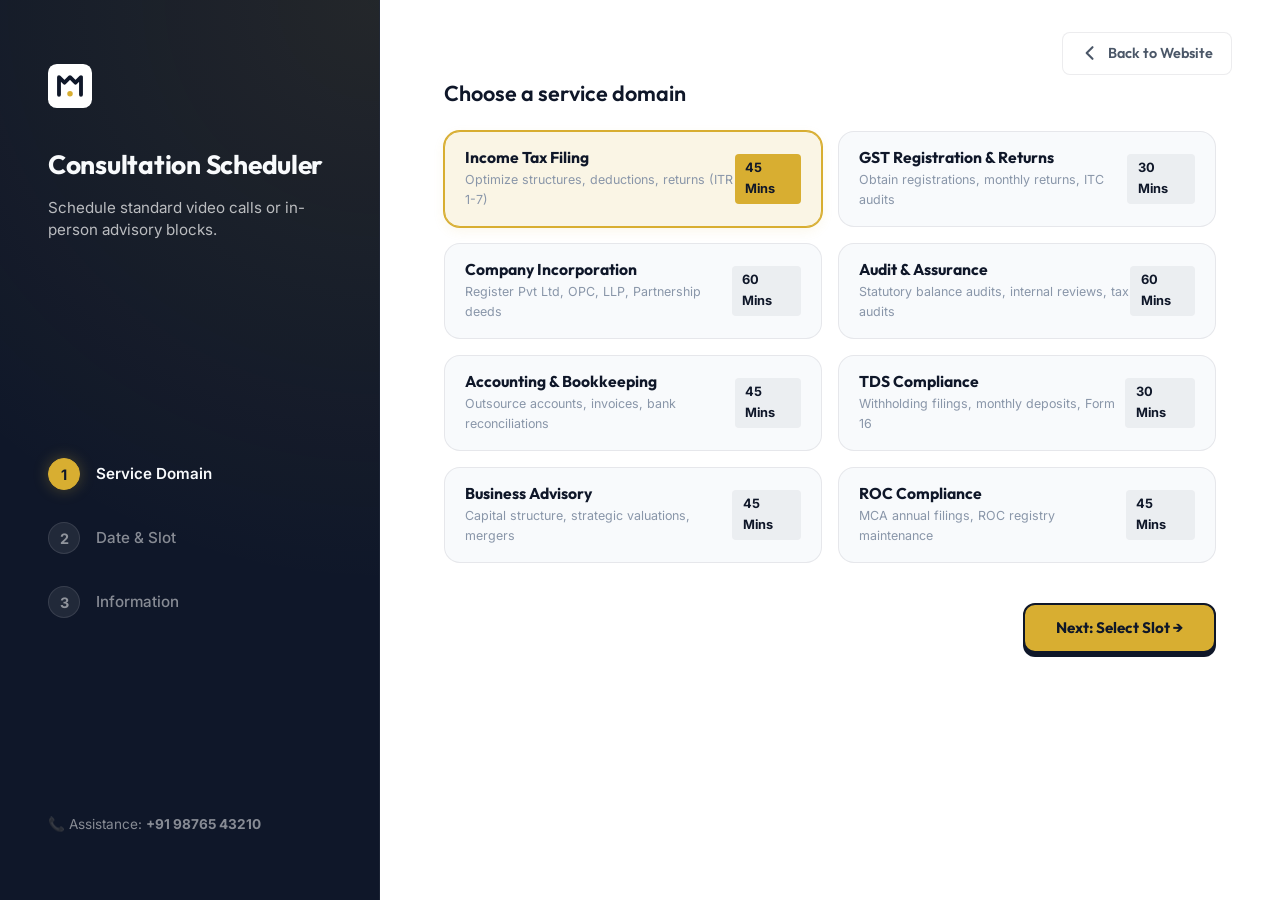
<file: booking.html>
<!DOCTYPE html>
<html lang="en">
<head>
  <meta charset="UTF-8">
  <meta name="viewport" content="width=device-width, initial-scale=1.0">
  <meta name="description" content="Schedule a live consultation with Apex Partners. Choose your slot and book video or in-person meetings.">
  <title>Book a Consultation | Apex Partners Chartered Accountants</title>
  <link rel="stylesheet" href="styles.css">
  <style>
    /* Dedicated True Full Screen Page Layout */
    body {
      margin: 0;
      padding: 0;
      background-color: var(--bg-white);
      min-height: 100vh;
      overflow: hidden; /* Prevent body scrolling on desktop */
      font-family: var(--font-body);
    }
    
    .fullscreen-booking-container {
      width: 100vw;
      height: 100vh;
      max-width: 100vw;
      max-height: 100vh;
      margin: 0;
      padding: 0;
      overflow: hidden;
      position: relative;
    }
    
    .booking-card {
      max-width: 100% !important;
      width: 100% !important;
      height: 100vh !important;
      min-height: 100vh !important;
      border: none !important;
      border-radius: 0 !important;
      box-shadow: none !important;
      margin: 0 !important;
      display: grid !important;
      grid-template-columns: 380px 1fr !important;
      overflow: hidden !important;
    }
    
    .booking-sidebar {
      height: 100vh !important;
      padding: 4rem 3rem !important;
      display: flex !important;
      flex-direction: column !important;
      justify-content: space-between !important;
      box-sizing: border-box !important;
      border-right: 1px solid rgba(255, 255, 255, 0.05);
    }
    
    .booking-content {
      height: 100vh !important;
      overflow-y: auto !important;
      padding: 5rem 4rem 3rem 4rem !important;
      box-sizing: border-box !important;
      position: relative !important;
      background-color: var(--bg-white);
    }
    
    .back-home-btn {
      position: absolute;
      top: 2rem;
      right: 3rem;
      color: var(--text-medium);
      display: inline-flex;
      align-items: center;
      gap: 8px;
      font-size: 0.9rem;
      font-weight: 600;
      padding: 0.55rem 1.1rem;
      border-radius: var(--border-radius-sm);
      border: 1px solid var(--border-color);
      background-color: var(--bg-white);
      transition: all var(--transition-fast);
      text-decoration: none;
      font-family: var(--font-heading);
      z-index: 10;
    }
    
    .back-home-btn:hover {
      color: var(--accent-hover);
      border-color: var(--accent);
      background-color: var(--accent-light);
      transform: translateY(-2px);
      box-shadow: var(--shadow-sm);
    }
    
    /* Service Picker 2-Column Grid on Desktop */
    .booking-services-picker {
      display: grid !important;
      grid-template-columns: repeat(2, 1fr) !important;
      gap: 1rem !important;
    }
    
    .booking-service-option {
      padding: 1rem 1.25rem !important;
    }
    
    .booking-service-option h4 {
      font-size: 0.98rem !important;
      margin-bottom: 0.15rem !important;
    }
    
    .booking-service-option p {
      font-size: 0.78rem !important;
    }
    
    /* Responsive tweaks for true full screen booking */
    @media (max-width: 992px) {
      body {
        overflow: auto !important;
      }
      .fullscreen-booking-container {
        height: auto !important;
        width: 100% !important;
        max-height: none !important;
        overflow: visible !important;
      }
      .booking-card {
        grid-template-columns: 1fr !important;
        height: auto !important;
        min-height: auto !important;
        overflow: visible !important;
      }
      .booking-sidebar {
        height: auto !important;
        padding: 3rem 2rem 2rem 2rem !important;
      }
      .booking-content {
        height: auto !important;
        overflow-y: visible !important;
        padding: 2.5rem 2rem !important;
      }
      .back-home-btn {
        position: static !important;
        margin-bottom: 2rem !important;
        display: inline-flex !important;
        width: auto !important;
        max-width: max-content;
      }
      .booking-services-picker {
        grid-template-columns: 1fr !important;
      }
    }
  </style>
</head>
<body>
  <!-- --- PAGE PRELOADER --- -->
  <div id="page-loader" class="page-loader">
    <div class="newtons-cradle">
      <div class="newtons-cradle__dot"></div>
      <div class="newtons-cradle__dot"></div>
      <div class="newtons-cradle__dot"></div>
      <div class="newtons-cradle__dot"></div>
    </div>
  </div>

  <div class="fullscreen-booking-container">
    <!-- Scheduler Card (Pre-activated reveal since it is above fold) -->
    <div class="booking-card reveal reveal-up active-reveal">
      <!-- Sidebar Tracker -->
      <div class="booking-sidebar">
        <div>
          <a href="index.html" style="display: inline-block; margin-bottom: 2rem;">
            <svg viewBox="0 0 40 40" fill="none" xmlns="http://www.w3.org/2000/svg" style="width: 44px; height: 44px;">
              <rect width="40" height="40" rx="8" fill="var(--bg-white)" />
              <path d="M10 28V12L15 17L20 12L25 17L30 12V28" stroke="var(--primary)" stroke-width="3.5" stroke-linecap="round" stroke-linejoin="round" />
              <circle cx="20" cy="27" r="2.5" fill="var(--accent)" />
            </svg>
          </a>
          <h3>Consultation Scheduler</h3>
          <p>Schedule standard video calls or in-person advisory blocks.</p>
        </div>
        
        <div class="booking-steps">
          <div class="booking-step-item active" id="step-nav-1">
            <span class="booking-step-num">1</span>
            <span class="booking-step-text">Service Domain</span>
          </div>
          <div class="booking-step-item" id="step-nav-2">
            <span class="booking-step-num">2</span>
            <span class="booking-step-text">Date & Slot</span>
          </div>
          <div class="booking-step-item" id="step-nav-3">
            <span class="booking-step-num">3</span>
            <span class="booking-step-text">Information</span>
          </div>
        </div>
        
        <div style="font-size: 0.85rem; color: rgba(255, 255, 255, 0.5);">
          📞 Assistance: <strong>+91 98765 43210</strong>
        </div>
      </div>
      
      <!-- Content Picker Panel -->
      <div class="booking-content">
        <!-- Exit button back to website -->
        <a href="index.html" class="back-home-btn">
          <svg width="20" height="20" fill="none" stroke="currentColor" stroke-width="2.5" viewBox="0 0 24 24">
            <path stroke-linecap="round" stroke-linejoin="round" d="M15 19l-7-7 7-7"></path>
          </svg>
          Back to Website
        </a>
        
        <form id="booking-flow-form" onsubmit="return false;">
          
          <!-- View 1: Select Service -->
          <div class="booking-view active" id="booking-view-1">
            <h3 style="margin-bottom: 1.5rem; font-size: 1.35rem;">Choose a service domain</h3>
            
            <div class="booking-services-picker">
              <div class="booking-service-option selected" data-value="Income Tax Filing">
                <div>
                  <h4>Income Tax Filing</h4>
                  <p>Optimize structures, deductions, returns (ITR 1-7)</p>
                </div>
                <span class="booking-service-badge">45 Mins</span>
              </div>
              
              <div class="booking-service-option" data-value="GST Registration & Returns">
                <div>
                  <h4>GST Registration & Returns</h4>
                  <p>Obtain registrations, monthly returns, ITC audits</p>
                </div>
                <span class="booking-service-badge">30 Mins</span>
              </div>

              <div class="booking-service-option" data-value="Company Incorporation">
                <div>
                  <h4>Company Incorporation</h4>
                  <p>Register Pvt Ltd, OPC, LLP, Partnership deeds</p>
                </div>
                <span class="booking-service-badge">60 Mins</span>
              </div>

              <div class="booking-service-option" data-value="Audit & Assurance">
                <div>
                  <h4>Audit & Assurance</h4>
                  <p>Statutory balance audits, internal reviews, tax audits</p>
                </div>
                <span class="booking-service-badge">60 Mins</span>
              </div>

              <div class="booking-service-option" data-value="Accounting & Bookkeeping">
                <div>
                  <h4>Accounting & Bookkeeping</h4>
                  <p>Outsource accounts, invoices, bank reconciliations</p>
                </div>
                <span class="booking-service-badge">45 Mins</span>
              </div>

              <div class="booking-service-option" data-value="TDS Compliance">
                <div>
                  <h4>TDS Compliance</h4>
                  <p>Withholding filings, monthly deposits, Form 16</p>
                </div>
                <span class="booking-service-badge">30 Mins</span>
              </div>

              <div class="booking-service-option" data-value="Business Advisory">
                <div>
                  <h4>Business Advisory</h4>
                  <p>Capital structure, strategic valuations, mergers</p>
                </div>
                <span class="booking-service-badge">45 Mins</span>
              </div>

              <div class="booking-service-option" data-value="ROC Compliance">
                <div>
                  <h4>ROC Compliance</h4>
                  <p>MCA annual filings, ROC registry maintenance</p>
                </div>
                <span class="booking-service-badge">45 Mins</span>
              </div>
            </div>
            
            <div class="booking-nav-buttons" style="justify-content: flex-end;">
              <button type="button" class="btn btn-primary" id="booking-next-1">Next: Select Slot &rarr;</button>
            </div>
          </div>
          
          <!-- View 2: Select Date & Time -->
          <div class="booking-view" id="booking-view-2">
            <h3 style="margin-bottom: 1.5rem; font-size: 1.35rem;">Select Date and Time Slot</h3>
            
            <div class="calendar-slots-grid">
              <!-- Date input -->
              <div class="date-input-group">
                <label for="booking-date">Choose Date</label>
                <input type="date" id="booking-date" class="form-input" style="background-color: var(--bg-light);" required>
              </div>
              
              <!-- Slots -->
              <div>
                <div class="time-slots-header">Available slots (IST)</div>
                <div class="time-slots-grid" id="time-slots-container">
                  <span class="time-slot" data-slot="09:30 AM - 10:15 AM">09:30 AM</span>
                  <span class="time-slot" data-slot="10:30 AM - 11:15 AM">10:30 AM</span>
                  <span class="time-slot" data-slot="11:30 AM - 12:15 PM">11:30 AM</span>
                  <span class="time-slot disabled" data-slot="02:00 PM - 02:45 PM">02:00 PM</span>
                  <span class="time-slot" data-slot="03:00 PM - 03:45 PM">03:00 PM</span>
                  <span class="time-slot" data-slot="04:30 PM - 05:15 PM">04:30 PM</span>
                </div>
              </div>
            </div>
            
            <div class="booking-nav-buttons">
              <button type="button" class="btn btn-secondary" id="booking-prev-2">&larr; Back</button>
              <button type="button" class="btn btn-primary" id="booking-next-2">Next: Details &rarr;</button>
            </div>
          </div>
          
          <!-- View 3: Details -->
          <div class="booking-view" id="booking-view-3">
            <h3 style="margin-bottom: 1.5rem; font-size: 1.35rem;">Enter Your Details</h3>
            
            <div class="form-group">
              <label for="booking-name">Full Name</label>
              <input type="text" id="booking-name" class="form-input" placeholder="Your Name" required>
            </div>
            <div class="form-group">
              <label for="booking-email">Email Address</label>
              <input type="email" id="booking-email" class="form-input" placeholder="yourname@domain.com" required>
            </div>
            <div class="form-group">
              <label for="booking-message">Query Brief (Optional)</label>
              <textarea id="booking-message" class="form-input" rows="3" placeholder="Tell us briefly about your tax/accounting query..."></textarea>
            </div>
            
            <div class="booking-nav-buttons">
              <button type="button" class="btn btn-secondary" id="booking-prev-3">&larr; Back</button>
              <button type="submit" class="btn btn-primary" id="booking-submit">Confirm Booking &check;</button>
            </div>
          </div>
          
          <!-- View 4: Success View (Initially Hidden) -->
          <div class="booking-view" id="booking-view-4">
            <div class="booking-success-view">
              <div class="success-icon-wrap">
                <svg fill="none" viewBox="0 0 24 24" stroke="currentColor" stroke-width="2">
                  <path stroke-linecap="round" stroke-linejoin="round" d="M9 12l2 2 4-4m6 2a9 9 0 11-18 0 9 9 0 0118 0z" />
                </svg>
              </div>
              <h3>Consultation Confirmed!</h3>
              <p style="font-size: 0.9rem;">Your slot has been booked. Meeting link and calendar invite have been sent to your email.</p>
              
              <div class="booking-summary-box">
                <div class="booking-summary-row">
                  <label>Selected Service</label>
                  <span id="summary-service">-</span>
                </div>
                <div class="booking-summary-row">
                  <label>Consultation Date</label>
                  <span id="summary-date">-</span>
                </div>
                <div class="booking-summary-row">
                  <label>Time Slot (IST)</label>
                  <span id="summary-slot">-</span>
                </div>
                <div class="booking-summary-row">
                  <label>Client Name</label>
                  <span id="summary-name">-</span>
                </div>
              </div>
              
              <div style="display: flex; gap: 1rem; justify-content: center; margin-top: 2.5rem; flex-wrap: wrap;">
                <a href="index.html" class="btn btn-secondary" id="booking-home-redirect-btn" style="flex: 1; max-width: 250px; text-align: center; display: inline-flex; align-items: center; justify-content: center; text-decoration: none; padding: 0.85rem 1.5rem; font-family: var(--font-heading); font-weight: 600; font-size: 0.95rem;">Go back to Home Page (10s)</a>
                <button type="button" class="btn btn-primary" id="booking-reset-btn" style="flex: 1; max-width: 250px;">Schedule Another Meeting</button>
              </div>
            </div>
          </div>
          
        </form>
      </div>
    </div>
  </div>

  <script src="app.js"></script>
</body>
</html>
</file>
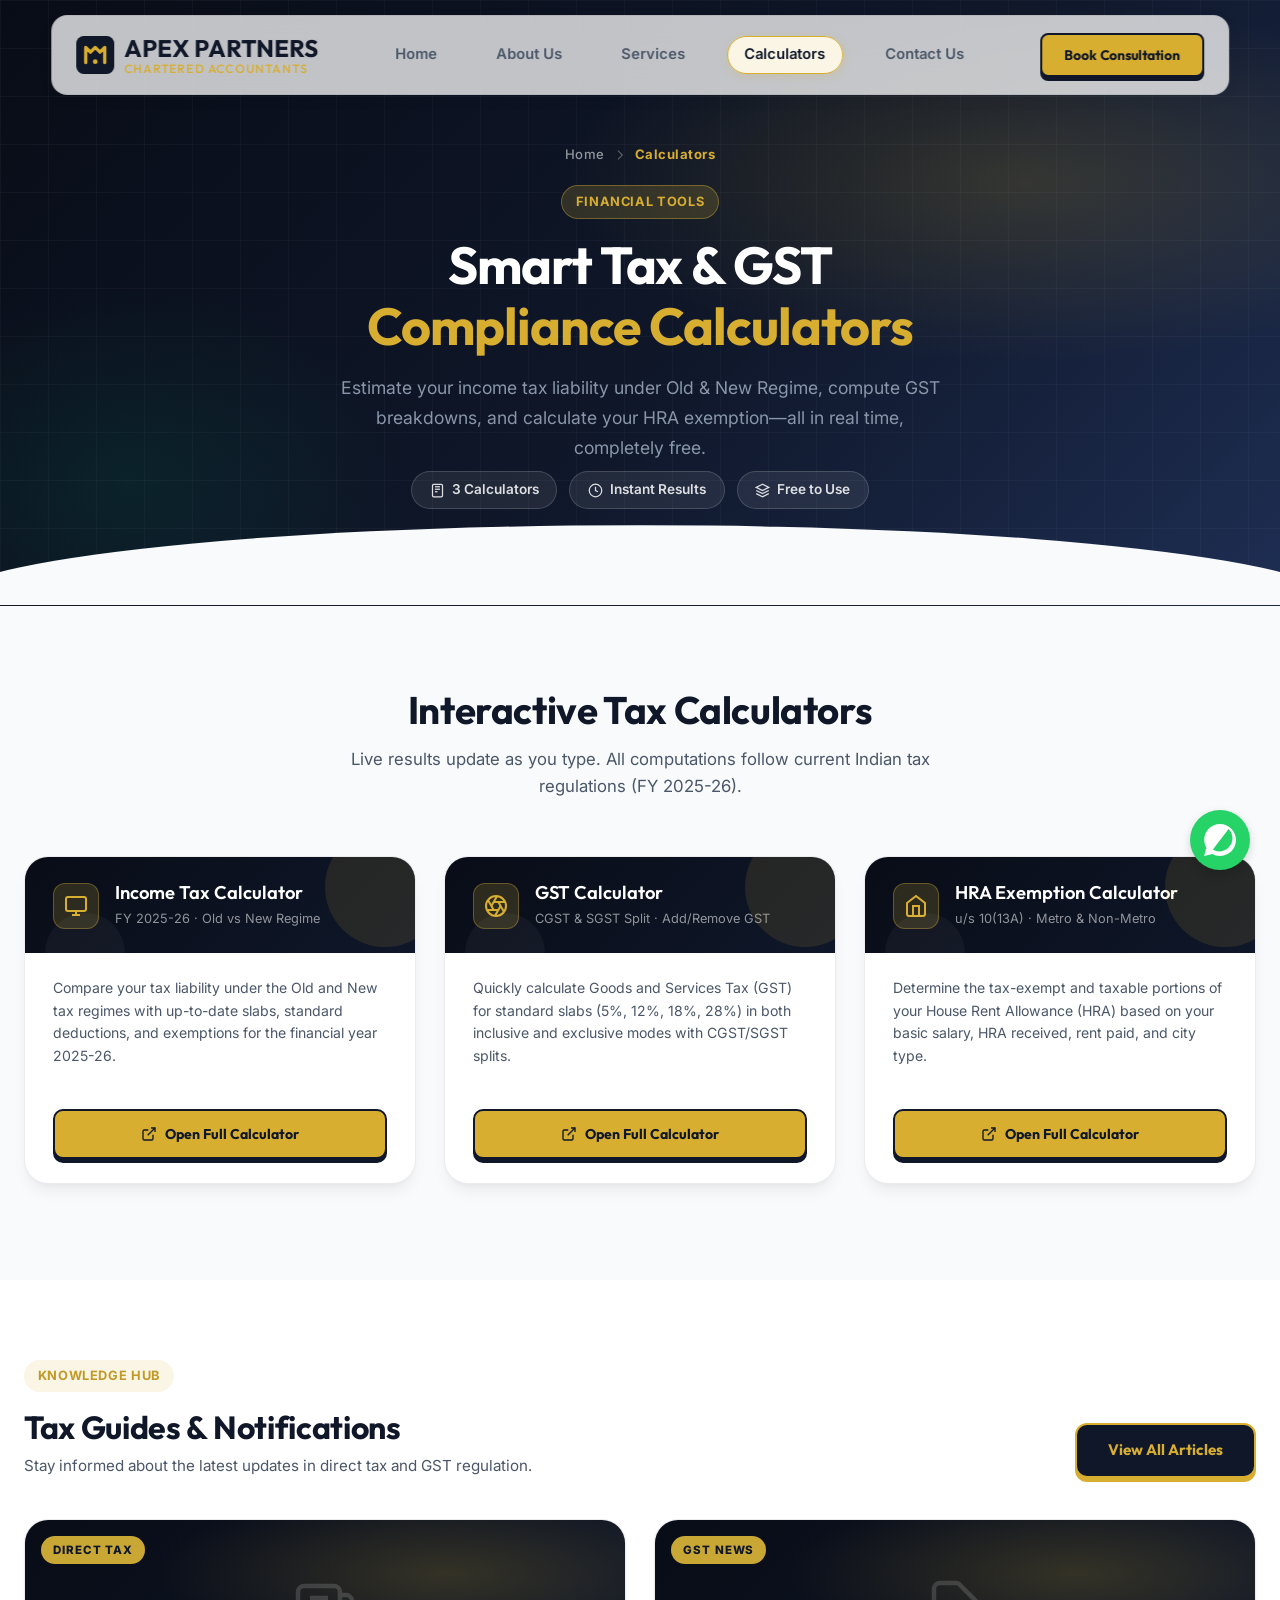
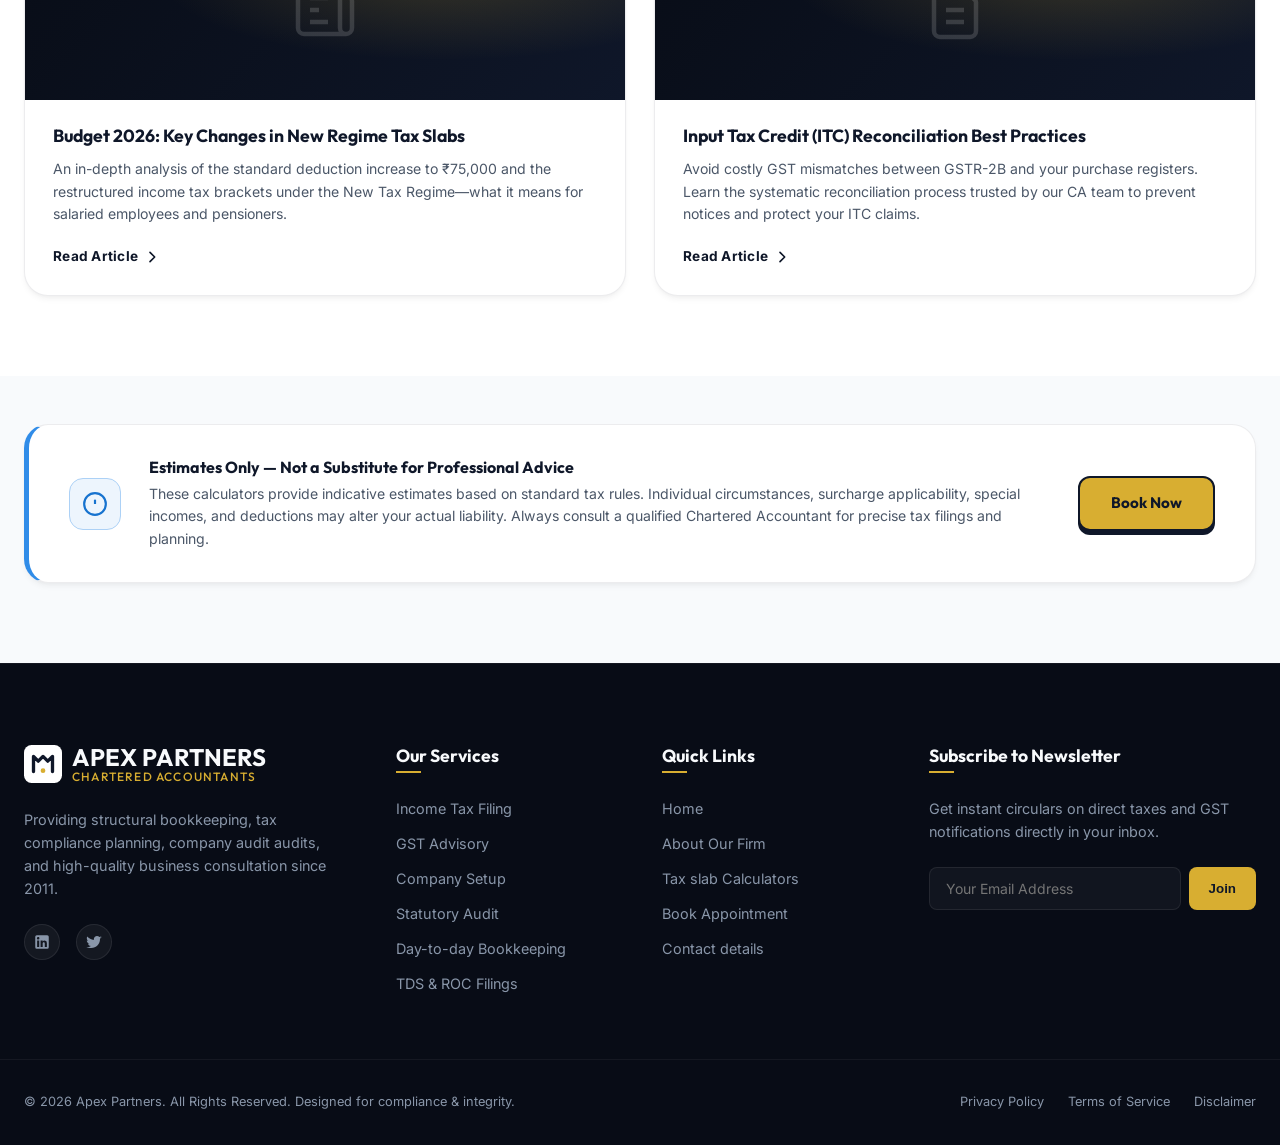
<file: calculators.html>
<!DOCTYPE html>
<html lang="en">
<head>
  <meta charset="UTF-8">
  <meta name="viewport" content="width=device-width, initial-scale=1.0">
  <meta name="description" content="Calculate Income Tax (Old vs New Regime), GST breakdown, and HRA exemption instantly with our free online CA tools. Apex Partners Chartered Accountants.">
  <title>Tax & GST Calculators | Apex Partners Chartered Accountants</title>
  <link rel="stylesheet" href="styles.css">

  <style>
    /* =====================================================
       CALCULATORS PAGE — SPECIFIC STYLES
       ===================================================== */

    /* --- HERO ENHANCEMENTS --- */
    .subpage-hero {
      position: relative;
      background: linear-gradient(135deg, var(--primary-dark) 0%, var(--primary) 55%, hsl(222,47%,22%) 100%);
      padding: 9rem 0 6rem;
      overflow: hidden;
      text-align: center;
    }

    .subpage-hero::before {
      content: '';
      position: absolute;
      inset: 0;
      background:
        radial-gradient(ellipse 60% 50% at 80% 30%, rgba(212,175,55,0.18) 0%, transparent 60%),
        radial-gradient(ellipse 40% 60% at 10% 80%, rgba(5,150,105,0.12) 0%, transparent 55%);
      pointer-events: none;
    }

    .subpage-hero::after {
      content: '';
      position: absolute;
      bottom: 0;
      left: 0;
      width: 100%;
      height: 80px;
      background: var(--bg-light);
      clip-path: ellipse(55% 100% at 50% 100%);
      pointer-events: none;
    }

    /* Mesh grid overlay */
    .hero-mesh {
      position: absolute;
      inset: 0;
      background-image:
        linear-gradient(rgba(255,255,255,0.03) 1px, transparent 1px),
        linear-gradient(90deg, rgba(255,255,255,0.03) 1px, transparent 1px);
      background-size: 48px 48px;
      pointer-events: none;
    }

    .hero-inner {
      position: relative;
      z-index: 2;
    }

    .hero-breadcrumb {
      display: flex;
      align-items: center;
      justify-content: center;
      gap: 8px;
      font-size: 0.82rem;
      font-weight: 500;
      color: rgba(255,255,255,0.5);
      margin-bottom: 1.25rem;
      letter-spacing: 0.04em;
    }

    .hero-breadcrumb a {
      color: rgba(255,255,255,0.55);
      transition: color var(--transition-fast);
    }

    .hero-breadcrumb a:hover { color: var(--accent); }

    .hero-breadcrumb span { color: var(--accent); font-weight: 700; }

    .hero-breadcrumb svg {
      width: 14px;
      height: 14px;
      color: rgba(255,255,255,0.3);
    }

    .subpage-hero .badge {
      background: rgba(212,175,55,0.18);
      border: 1px solid rgba(212,175,55,0.4);
      color: var(--accent);
      backdrop-filter: blur(8px);
    }

    .subpage-hero h1 {
      color: #fff;
      font-size: clamp(2rem, 5vw, 3.25rem);
      line-height: 1.18;
      margin-bottom: 1rem;
      max-width: 750px;
      margin-left: auto;
      margin-right: auto;
    }

    .subpage-hero h1 em {
      font-style: normal;
      color: var(--accent);
    }

    .hero-animated-subtitle {
      font-size: 1.1rem;
      color: rgba(255,255,255,0.65);
      max-width: 600px;
      margin: 0 auto 2.25rem;
      line-height: 1.7;
    }

    .hero-chips {
      display: flex;
      gap: 0.75rem;
      justify-content: center;
      flex-wrap: wrap;
      margin-top: 0.5rem;
    }

    .hero-chip {
      display: inline-flex;
      align-items: center;
      gap: 7px;
      padding: 0.45rem 1.1rem;
      background: rgba(255,255,255,0.08);
      border: 1px solid rgba(255,255,255,0.16);
      border-radius: 50px;
      font-size: 0.85rem;
      font-weight: 600;
      color: rgba(255,255,255,0.85);
      backdrop-filter: blur(8px);
      transition: all var(--transition-normal);
    }

    .hero-chip:hover {
      background: rgba(212,175,55,0.2);
      border-color: rgba(212,175,55,0.5);
      color: var(--accent);
      transform: translateY(-2px);
    }

    .hero-chip svg {
      width: 15px;
      height: 15px;
    }

    /* --- CALCULATOR HUB SECTION --- */
    .calc-hub-section {
      padding: 5rem 0 6rem;
      background: var(--bg-light);
    }

    .calc-hub-header {
      text-align: center;
      margin-bottom: 3.5rem;
    }

    .calc-hub-header h2 {
      font-size: clamp(1.75rem, 3vw, 2.5rem);
      color: var(--primary);
      margin-bottom: 0.75rem;
    }

    .calc-hub-header p {
      font-size: 1.05rem;
      color: var(--text-medium);
      max-width: 580px;
      margin: 0 auto;
    }

    .calc-cards-grid {
      display: grid;
      grid-template-columns: repeat(3, 1fr);
      gap: 1.75rem;
      align-items: start;
    }

    /* --- CALCULATOR CARD BASE --- */
    .calc-card {
      background: var(--bg-white);
      border-radius: var(--border-radius-lg);
      border: 1px solid var(--border-color);
      box-shadow: var(--shadow-md);
      overflow: hidden;
      display: flex;
      flex-direction: column;
      transition: transform var(--transition-normal), box-shadow var(--transition-normal);
    }

    .calc-card:hover {
      transform: translateY(-6px);
      box-shadow: 0 24px 48px rgba(15,23,42,0.12);
    }

    /* Card Header */
    .calc-card-header {
      background: linear-gradient(135deg, var(--primary-dark) 0%, var(--primary) 100%);
      padding: 1.5rem 1.75rem;
      display: flex;
      align-items: flex-start;
      gap: 1rem;
      position: relative;
      overflow: hidden;
    }

    .calc-card-header::before {
      content: '';
      position: absolute;
      top: -30px;
      right: -30px;
      width: 120px;
      height: 120px;
      border-radius: 50%;
      background: rgba(212,175,55,0.12);
      pointer-events: none;
    }

    .calc-card-header::after {
      content: '';
      position: absolute;
      bottom: -40px;
      left: 20px;
      width: 80px;
      height: 80px;
      border-radius: 50%;
      background: rgba(255,255,255,0.04);
      pointer-events: none;
    }

    .calc-icon-wrap {
      flex-shrink: 0;
      width: 46px;
      height: 46px;
      border-radius: 12px;
      background: rgba(212,175,55,0.18);
      border: 1px solid rgba(212,175,55,0.35);
      display: flex;
      align-items: center;
      justify-content: center;
      margin-top: 2px;
    }

    .calc-icon-wrap svg {
      width: 24px;
      height: 24px;
      color: var(--accent);
    }

    .calc-card-header-info {
      flex: 1;
      min-width: 0;
    }

    .calc-card-header-info h3 {
      color: #fff;
      font-size: 1.15rem;
      line-height: 1.3;
      margin-bottom: 0.3rem;
    }

    .calc-card-header-info p {
      color: rgba(255,255,255,0.55);
      font-size: 0.8rem;
      margin-bottom: 0;
      line-height: 1.4;
    }

    /* Card Body */
    .calc-card-body {
      padding: 1.5rem 1.75rem;
      flex: 1;
      display: flex;
      flex-direction: column;
      gap: 0;
    }

    /* Tab Switcher */
    .regime-tabs {
      display: flex;
      background: var(--bg-light);
      border-radius: 10px;
      padding: 4px;
      margin-bottom: 1.25rem;
      border: 1px solid var(--border-color);
    }

    .regime-tab {
      flex: 1;
      padding: 0.5rem 0.5rem;
      border: none;
      background: transparent;
      border-radius: 8px;
      font-family: var(--font-body);
      font-size: 0.82rem;
      font-weight: 600;
      color: var(--text-muted);
      cursor: pointer;
      transition: all var(--transition-fast);
      white-space: nowrap;
    }

    .regime-tab.active {
      background: var(--primary);
      color: var(--accent);
      box-shadow: 0 2px 8px rgba(15,23,42,0.2);
    }

    /* Input Group */
    .inp-group {
      margin-bottom: 1rem;
    }

    .inp-group label {
      display: block;
      font-size: 0.8rem;
      font-weight: 600;
      color: var(--text-medium);
      margin-bottom: 0.4rem;
      letter-spacing: 0.02em;
      text-transform: uppercase;
    }

    .inp-wrap {
      display: flex;
      align-items: center;
      border: 1.5px solid var(--border-color);
      border-radius: 10px;
      background: var(--bg-light);
      transition: border-color var(--transition-fast), box-shadow var(--transition-fast);
      overflow: hidden;
    }

    .inp-wrap:focus-within {
      border-color: var(--accent);
      box-shadow: 0 0 0 3px rgba(212,175,55,0.12);
    }

    .inp-prefix {
      padding: 0 0.75rem;
      font-weight: 700;
      font-size: 0.95rem;
      color: var(--text-muted);
      background: rgba(212,175,55,0.06);
      border-right: 1.5px solid var(--border-color);
      line-height: 1;
      align-self: stretch;
      display: flex;
      align-items: center;
    }

    .inp-wrap input,
    .inp-wrap select {
      flex: 1;
      border: none;
      outline: none;
      background: transparent;
      padding: 0.62rem 0.85rem;
      font-family: var(--font-body);
      font-size: 0.92rem;
      color: var(--text-dark);
      width: 100%;
    }

    .inp-wrap select {
      cursor: pointer;
    }

    /* Radio group */
    .radio-group {
      display: flex;
      gap: 1rem;
      flex-wrap: wrap;
    }

    .radio-label {
      display: inline-flex;
      align-items: center;
      gap: 6px;
      font-size: 0.85rem;
      font-weight: 600;
      color: var(--text-medium);
      cursor: pointer;
    }

    .radio-label input[type="radio"] {
      accent-color: var(--accent);
      width: 16px;
      height: 16px;
      cursor: pointer;
    }

    /* Toggle City */
    .toggle-wrap {
      display: flex;
      align-items: center;
      gap: 10px;
      margin-top: 0.3rem;
    }

    .toggle-label-text {
      font-size: 0.85rem;
      font-weight: 600;
      color: var(--text-medium);
    }

    .toggle-switch {
      position: relative;
      width: 44px;
      height: 24px;
      flex-shrink: 0;
    }

    .toggle-switch input {
      opacity: 0;
      width: 0;
      height: 0;
      position: absolute;
    }

    .toggle-slider {
      position: absolute;
      inset: 0;
      background: var(--bg-light);
      border: 1.5px solid var(--border-color);
      border-radius: 50px;
      cursor: pointer;
      transition: all var(--transition-fast);
    }

    .toggle-slider::before {
      content: '';
      position: absolute;
      height: 16px;
      width: 16px;
      left: 3px;
      top: 50%;
      transform: translateY(-50%);
      border-radius: 50%;
      background: var(--text-muted);
      transition: all var(--transition-fast);
    }

    .toggle-switch input:checked + .toggle-slider {
      background: var(--primary);
      border-color: var(--primary);
    }

    .toggle-switch input:checked + .toggle-slider::before {
      transform: translateY(-50%) translateX(20px);
      background: var(--accent);
    }

    /* Results Panel */
    .calc-results-panel {
      background: linear-gradient(135deg, hsl(222,47%,8%) 0%, var(--primary) 100%);
      border-radius: 12px;
      padding: 1.1rem 1.25rem;
      margin-top: 1.1rem;
      border: 1px solid rgba(255,255,255,0.08);
    }

    .results-title {
      font-size: 0.72rem;
      font-weight: 700;
      letter-spacing: 0.1em;
      text-transform: uppercase;
      color: rgba(255,255,255,0.45);
      margin-bottom: 0.85rem;
    }

    .result-row {
      display: flex;
      justify-content: space-between;
      align-items: center;
      padding: 0.45rem 0;
      border-bottom: 1px solid rgba(255,255,255,0.06);
    }

    .result-row:last-child { border-bottom: none; }

    .result-row .r-label {
      font-size: 0.82rem;
      color: rgba(255,255,255,0.6);
      font-weight: 500;
    }

    .result-row .r-value {
      font-family: var(--font-heading);
      font-size: 0.95rem;
      font-weight: 700;
      color: #fff;
    }

    .result-row.total .r-label {
      color: var(--accent);
      font-weight: 700;
    }

    .result-row.total .r-value {
      color: var(--accent);
      font-size: 1.1rem;
    }

    /* Comparison Bar Chart */
    .comparison-chart {
      margin-top: 1.1rem;
      background: var(--bg-light);
      border-radius: 10px;
      padding: 1rem;
      border: 1px solid var(--border-color);
    }

    .chart-title {
      font-size: 0.75rem;
      font-weight: 700;
      text-transform: uppercase;
      letter-spacing: 0.08em;
      color: var(--text-muted);
      margin-bottom: 0.85rem;
    }

    .chart-bars {
      display: flex;
      flex-direction: column;
      gap: 0.6rem;
    }

    .chart-bar-row {
      display: flex;
      align-items: center;
      gap: 0.6rem;
    }

    .chart-bar-label {
      font-size: 0.75rem;
      font-weight: 600;
      color: var(--text-medium);
      width: 30px;
      flex-shrink: 0;
      text-align: right;
    }

    .chart-bar-track {
      flex: 1;
      height: 10px;
      background: rgba(15,23,42,0.07);
      border-radius: 50px;
      overflow: hidden;
    }

    .chart-bar-fill {
      height: 100%;
      border-radius: 50px;
      transition: width 0.6s cubic-bezier(0.4, 0, 0.2, 1);
    }

    .chart-bar-fill.old { background: linear-gradient(90deg, hsl(222,47%,30%), hsl(222,47%,45%)); }
    .chart-bar-fill.new { background: linear-gradient(90deg, var(--secondary), var(--secondary-light)); }

    .chart-bar-amt {
      font-size: 0.72rem;
      font-weight: 700;
      color: var(--text-dark);
      width: 60px;
      flex-shrink: 0;
    }

    /* GST breakdown pill */
    .gst-breakdown-pill {
      display: flex;
      height: 12px;
      border-radius: 50px;
      overflow: hidden;
      margin-top: 1rem;
      border: 1px solid var(--border-color);
    }

    .pill-segment {
      height: 100%;
      transition: width 0.5s ease;
      position: relative;
    }

    .pill-segment.base { background: var(--primary); }
    .pill-segment.cgst { background: var(--accent); }
    .pill-segment.sgst { background: var(--secondary); }

    .pill-legend {
      display: flex;
      gap: 1rem;
      margin-top: 0.6rem;
      flex-wrap: wrap;
    }

    .legend-item {
      display: flex;
      align-items: center;
      gap: 5px;
      font-size: 0.75rem;
      font-weight: 600;
      color: var(--text-medium);
    }

    .legend-dot {
      width: 9px;
      height: 9px;
      border-radius: 50%;
      flex-shrink: 0;
    }

    .legend-dot.base { background: var(--primary); }
    .legend-dot.cgst { background: var(--accent); }
    .legend-dot.sgst { background: var(--secondary); }

    /* Copy button */
    .copy-btn {
      display: inline-flex;
      align-items: center;
      gap: 6px;
      font-size: 0.78rem;
      font-weight: 700;
      color: var(--text-muted);
      background: var(--bg-light);
      border: 1.5px solid var(--border-color);
      border-radius: 8px;
      padding: 0.4rem 0.85rem;
      cursor: pointer;
      margin-top: 0.75rem;
      transition: all var(--transition-fast);
      letter-spacing: 0.02em;
    }

    .copy-btn:hover {
      border-color: var(--accent);
      color: var(--accent);
      background: var(--accent-light);
    }

    .copy-btn svg { width: 14px; height: 14px; }

    .copy-btn.copied {
      border-color: var(--secondary);
      color: var(--secondary);
      background: hsl(162, 76%, 96%);
    }

    /* HRA Rule Card */
    .hra-rule-card {
      background: hsl(162, 76%, 96%);
      border: 1px solid hsl(162, 76%, 80%);
      border-radius: 10px;
      padding: 0.85rem 1rem;
      margin-top: 0.75rem;
    }

    .hra-rule-title {
      font-size: 0.72rem;
      font-weight: 700;
      text-transform: uppercase;
      letter-spacing: 0.08em;
      color: var(--secondary-hover);
      margin-bottom: 0.35rem;
    }

    .hra-rule-text {
      font-size: 0.82rem;
      color: hsl(162, 76%, 20%);
      line-height: 1.5;
      margin-bottom: 0;
    }

    /* HRA Savings Highlight */
    .hra-savings-card {
      background: linear-gradient(135deg, var(--accent) 0%, hsl(45,68%,45%) 100%);
      border-radius: 10px;
      padding: 0.9rem 1.1rem;
      margin-top: 0.75rem;
      display: flex;
      align-items: center;
      gap: 10px;
    }

    .hra-savings-icon {
      width: 36px;
      height: 36px;
      background: rgba(0,0,0,0.15);
      border-radius: 8px;
      display: flex;
      align-items: center;
      justify-content: center;
      flex-shrink: 0;
    }

    .hra-savings-icon svg {
      width: 20px;
      height: 20px;
      color: var(--primary);
    }

    .hra-savings-info .s-label {
      font-size: 0.72rem;
      font-weight: 700;
      color: rgba(15,23,42,0.6);
      text-transform: uppercase;
      letter-spacing: 0.06em;
    }

    .hra-savings-info .s-amount {
      font-family: var(--font-heading);
      font-size: 1.3rem;
      font-weight: 800;
      color: var(--primary);
      line-height: 1;
    }

    /* CTA Button inside card */
    .calc-card-cta {
      display: flex;
      align-items: center;
      justify-content: center;
      gap: 8px;
      width: 100%;
      padding: 0.75rem;
      border-radius: 10px;
      font-family: var(--font-heading);
      font-weight: 700;
      font-size: 0.88rem;
      background: var(--accent);
      color: var(--primary);
      border: 2px solid var(--primary);
      box-shadow: 0 4px 0 0 var(--primary);
      cursor: pointer;
      transition: all var(--transition-fast);
      text-decoration: none;
      margin-top: 1.1rem;
    }

    .calc-card-cta:hover {
      background: var(--primary);
      color: var(--accent);
      border-color: var(--accent);
      box-shadow: 0 4px 0 0 var(--accent);
      transform: translateY(-2px);
    }

    .calc-card-cta svg { width: 16px; height: 16px; }

    /* Input row hidden */
    .inp-group.hidden { display: none; }

    /* ---- TAX GUIDE SECTION ---- */
    .tax-guide-section {
      padding: 5rem 0;
      background: var(--bg-white);
    }

    .guide-section-header {
      display: grid;
      grid-template-columns: 1fr auto;
      align-items: flex-end;
      gap: 1rem;
      margin-bottom: 2.5rem;
    }

    .guide-section-header h2 {
      font-size: clamp(1.5rem, 2.5vw, 2rem);
      margin-bottom: 0.5rem;
      line-height: 1.2;
    }

    .guide-section-header p {
      color: var(--text-medium);
      margin-bottom: 0;
      font-size: 0.95rem;
    }

    .articles-grid {
      display: grid;
      grid-template-columns: repeat(2, 1fr);
      gap: 1.75rem;
    }

    .article-card-new {
      background: var(--bg-white);
      border: 1px solid var(--border-color);
      border-radius: var(--border-radius-lg);
      overflow: hidden;
      display: flex;
      flex-direction: column;
      box-shadow: var(--shadow-sm);
      transition: transform var(--transition-normal), box-shadow var(--transition-normal);
    }

    .article-card-new:hover {
      transform: translateY(-5px);
      box-shadow: var(--shadow-lg);
    }

    .article-img-area {
      height: 180px;
      position: relative;
      overflow: hidden;
      background: linear-gradient(135deg, var(--primary-dark) 0%, var(--primary) 100%);
      display: flex;
      align-items: center;
      justify-content: center;
    }

    .article-img-area::before {
      content: '';
      position: absolute;
      inset: 0;
      background:
        radial-gradient(ellipse 80% 80% at 70% 30%, rgba(212,175,55,0.2) 0%, transparent 60%);
      pointer-events: none;
    }

    .article-img-area svg {
      width: 72px;
      height: 72px;
      color: rgba(255,255,255,0.15);
      position: relative;
      z-index: 1;
    }

    .article-img-category {
      position: absolute;
      top: 1rem;
      left: 1rem;
      background: rgba(212,175,55,0.95);
      color: var(--primary);
      font-size: 0.72rem;
      font-weight: 800;
      text-transform: uppercase;
      letter-spacing: 0.08em;
      padding: 0.3rem 0.75rem;
      border-radius: 50px;
      z-index: 2;
    }

    .article-body {
      padding: 1.5rem 1.75rem 1.75rem;
      flex: 1;
      display: flex;
      flex-direction: column;
    }

    .article-body h3 {
      font-size: 1.1rem;
      color: var(--primary);
      line-height: 1.35;
      margin-bottom: 0.65rem;
      font-weight: 700;
    }

    .article-body p {
      font-size: 0.88rem;
      color: var(--text-medium);
      line-height: 1.6;
      margin-bottom: 1.25rem;
      flex: 1;
    }

    .article-read-link {
      display: inline-flex;
      align-items: center;
      gap: 6px;
      font-size: 0.85rem;
      font-weight: 700;
      color: var(--primary);
      letter-spacing: 0.02em;
      transition: gap var(--transition-fast), color var(--transition-fast);
    }

    .article-read-link svg {
      width: 16px;
      height: 16px;
      transition: transform var(--transition-fast);
    }

    .article-card-new:hover .article-read-link {
      color: var(--accent);
      gap: 10px;
    }

    .article-card-new:hover .article-read-link svg {
      transform: translateX(3px);
    }

    /* ---- DISCLAIMER BANNER ---- */
    .disclaimer-section {
      padding: 3rem 0 5rem;
      background: var(--bg-light);
    }

    .disclaimer-banner {
      background: var(--bg-white);
      border: 1px solid var(--border-color);
      border-radius: var(--border-radius-lg);
      padding: 2rem 2.5rem;
      display: flex;
      align-items: center;
      gap: 1.75rem;
      box-shadow: var(--shadow-sm);
      border-left: 5px solid hsl(210, 80%, 55%);
    }

    .disclaimer-icon {
      flex-shrink: 0;
      width: 52px;
      height: 52px;
      border-radius: 14px;
      background: hsl(210, 80%, 96%);
      border: 1px solid hsl(210, 80%, 82%);
      display: flex;
      align-items: center;
      justify-content: center;
    }

    .disclaimer-icon svg {
      width: 26px;
      height: 26px;
      color: hsl(210, 80%, 45%);
    }

    .disclaimer-content {
      flex: 1;
    }

    .disclaimer-content h4 {
      font-size: 1rem;
      color: var(--primary);
      margin-bottom: 0.35rem;
      font-weight: 700;
    }

    .disclaimer-content p {
      font-size: 0.88rem;
      color: var(--text-medium);
      margin-bottom: 0;
      line-height: 1.6;
    }

    .disclaimer-actions {
      flex-shrink: 0;
    }

    /* ==============================
       RESPONSIVE
       ============================== */

    @media (max-width: 1100px) {
      .calc-cards-grid {
        grid-template-columns: 1fr;
        max-width: 560px;
        margin-left: auto;
        margin-right: auto;
      }
    }

    @media (max-width: 900px) {
      .articles-grid {
        grid-template-columns: 1fr;
        max-width: 560px;
        margin-left: auto;
        margin-right: auto;
      }

      .guide-section-header {
        grid-template-columns: 1fr;
      }
    }

    @media (max-width: 680px) {
      .disclaimer-banner {
        flex-direction: column;
        align-items: flex-start;
        gap: 1.25rem;
      }

      .disclaimer-actions { width: 100%; }
      .disclaimer-actions .btn { width: 100%; }

      .hero-chips { gap: 0.5rem; }
    }

    @media (max-width: 500px) {
      .chart-bar-amt { display: none; }
    }
  </style>
</head>
<body>

  <!-- --- PAGE PRELOADER --- -->
  <div id="page-loader" class="page-loader">
    <div class="newtons-cradle">
      <div class="newtons-cradle__dot"></div>
      <div class="newtons-cradle__dot"></div>
      <div class="newtons-cradle__dot"></div>
      <div class="newtons-cradle__dot"></div>
    </div>
  </div>

  <!-- --- HEADER / NAVIGATION --- -->
  <header class="header" id="header">
    <div class="container nav-container">
      <a href="index.html" class="logo" id="logo-link">
        <svg viewBox="0 0 40 40" fill="none" xmlns="http://www.w3.org/2000/svg">
          <rect width="40" height="40" rx="8" fill="var(--primary)" />
          <path d="M10 28V12L15 17L20 12L25 17L30 12V28" stroke="var(--accent)" stroke-width="3.5" stroke-linecap="round" stroke-linejoin="round" />
          <circle cx="20" cy="27" r="2.5" fill="var(--accent)" />
        </svg>
        <span>
          <strong>APEX PARTNERS</strong>
          <small>CHARTERED ACCOUNTANTS</small>
        </span>
      </a>

      <nav class="nav-menu" id="nav-menu">
        <a href="index.html" class="nav-link" id="link-home">Home</a>
        <a href="about.html" class="nav-link" id="link-about">About Us</a>
        <a href="services.html" class="nav-link" id="link-services">Services</a>
        <a href="calculators.html" class="nav-link active" id="link-resources">Calculators</a>
        <a href="contact.html" class="nav-link" id="link-contact">Contact Us</a>
      </nav>

      <div class="nav-actions">
        <a href="booking.html" class="btn btn-primary" id="desktop-cta-btn">Book Consultation</a>
      </div>
      
      <button class="nav-toggle" id="nav-toggle" aria-label="Toggle Navigation">
        <svg width="24" height="24" viewBox="0 0 24 24" fill="none" stroke="currentColor" stroke-width="2" stroke-linecap="round" stroke-linejoin="round">
          <line x1="3" y1="12" x2="21" y2="12"></line>
          <line x1="3" y1="6" x2="21" y2="6"></line>
          <line x1="3" y1="18" x2="21" y2="18"></line>
        </svg>
      </button>
    </div>
  </header>

  <!-- ====================================================
       SUBPAGE HERO
       ==================================================== -->
  <section class="subpage-hero">
    <div class="hero-mesh"></div>
    <div class="container hero-inner">

      <!-- Breadcrumb -->
      <nav class="hero-breadcrumb reveal reveal-up" aria-label="Breadcrumb">
        <a href="index.html">Home</a>
        <svg viewBox="0 0 24 24" fill="none" stroke="currentColor" stroke-width="2"><path stroke-linecap="round" stroke-linejoin="round" d="M9 5l7 7-7 7"/></svg>
        <span>Calculators</span>
      </nav>

      <span class="badge reveal reveal-up delay-1">Financial Tools</span>

      <h1 class="reveal reveal-up delay-2">
        Smart Tax &amp; GST<br><em>Compliance Calculators</em>
      </h1>

      <p class="hero-animated-subtitle reveal reveal-up delay-3">
        Estimate your income tax liability under Old &amp; New Regime, compute GST breakdowns, and calculate your HRA exemption—all in real time, completely free.
      </p>

      <!-- Chips -->
      <div class="hero-chips reveal reveal-up delay-4">
        <span class="hero-chip">
          <svg viewBox="0 0 24 24" fill="none" stroke="currentColor" stroke-width="2"><rect x="4" y="2" width="16" height="20" rx="2" ry="2"/><line x1="8" y1="6" x2="16" y2="6"/><line x1="8" y1="10" x2="16" y2="10"/><line x1="8" y1="14" x2="12" y2="14"/></svg>
          3 Calculators
        </span>
        <span class="hero-chip">
          <svg viewBox="0 0 24 24" fill="none" stroke="currentColor" stroke-width="2"><circle cx="12" cy="12" r="10"/><polyline points="12 6 12 12 16 14"/></svg>
          Instant Results
        </span>
        <span class="hero-chip">
          <svg viewBox="0 0 24 24" fill="none" stroke="currentColor" stroke-width="2"><path d="M12 2L2 7l10 5 10-5-10-5z"/><path d="M2 17l10 5 10-5"/><path d="M2 12l10 5 10-5"/></svg>
          Free to Use
        </span>
      </div>

    </div>
  </section>


  <!-- ====================================================
       CALCULATOR HUB
       ==================================================== -->
  <section class="calc-hub-section" id="tax-calculators">
    <div class="container">

      <div class="calc-hub-header reveal reveal-up">
        <h2>Interactive Tax Calculators</h2>
        <p>Live results update as you type. All computations follow current Indian tax regulations (FY 2025-26).</p>
      </div>

      <div class="calc-cards-grid">

        <!-- Teaser 1: Income Tax Calculator -->
        <div class="calc-card reveal reveal-up delay-1">
          <div class="calc-card-header">
            <div class="calc-icon-wrap">
              <svg viewBox="0 0 24 24" fill="none" stroke="currentColor" stroke-width="2"><rect x="2" y="3" width="20" height="14" rx="2" ry="2"/><line x1="8" y1="21" x2="16" y2="21"/><line x1="12" y1="17" x2="12" y2="21"/></svg>
            </div>
            <div class="calc-card-header-info">
              <h3>Income Tax Calculator</h3>
              <p>FY 2025-26 · Old vs New Regime</p>
            </div>
          </div>
          <div class="calc-card-body">
            <p style="margin-bottom: 1.5rem; min-height: 4.5rem; font-size: 0.88rem; line-height: 1.6; color: var(--text-medium);">Compare your tax liability under the Old and New tax regimes with up-to-date slabs, standard deductions, and exemptions for the financial year 2025-26.</p>
            <a href="tax-calculator.html" class="calc-card-cta">
              <svg viewBox="0 0 24 24" fill="none" stroke="currentColor" stroke-width="2"><path d="M18 13v6a2 2 0 0 1-2 2H5a2 2 0 0 1-2-2V8a2 2 0 0 1 2-2h6"/><polyline points="15 3 21 3 21 9"/><line x1="10" y1="14" x2="21" y2="3"/></svg>
              Open Full Calculator
            </a>
          </div>
        </div>

        <!-- Teaser 2: GST Calculator -->
        <div class="calc-card reveal reveal-up delay-2">
          <div class="calc-card-header">
            <div class="calc-icon-wrap">
              <svg viewBox="0 0 24 24" fill="none" stroke="currentColor" stroke-width="2"><circle cx="12" cy="12" r="10"/><line x1="14.31" y1="8" x2="20.05" y2="17.94"/><line x1="9.69" y1="8" x2="21.17" y2="8"/><line x1="7.38" y1="12" x2="13.12" y2="2.06"/><line x1="9.69" y1="16" x2="3.95" y2="6.06"/><line x1="14.31" y1="16" x2="2.83" y2="16"/><line x1="16.62" y1="12" x2="10.88" y2="21.94"/></svg>
            </div>
            <div class="calc-card-header-info">
              <h3>GST Calculator</h3>
              <p>CGST &amp; SGST Split · Add/Remove GST</p>
            </div>
          </div>
          <div class="calc-card-body">
            <p style="margin-bottom: 1.5rem; min-height: 4.5rem; font-size: 0.88rem; line-height: 1.6; color: var(--text-medium);">Quickly calculate Goods and Services Tax (GST) for standard slabs (5%, 12%, 18%, 28%) in both inclusive and exclusive modes with CGST/SGST splits.</p>
            <a href="gst-calculator.html" class="calc-card-cta">
              <svg viewBox="0 0 24 24" fill="none" stroke="currentColor" stroke-width="2"><path d="M18 13v6a2 2 0 0 1-2 2H5a2 2 0 0 1-2-2V8a2 2 0 0 1 2-2h6"/><polyline points="15 3 21 3 21 9"/><line x1="10" y1="14" x2="21" y2="3"/></svg>
              Open Full Calculator
            </a>
          </div>
        </div>

        <!-- Teaser 3: HRA Exemption Calculator -->
        <div class="calc-card reveal reveal-up delay-3">
          <div class="calc-card-header">
            <div class="calc-icon-wrap">
              <svg viewBox="0 0 24 24" fill="none" stroke="currentColor" stroke-width="2"><path d="M3 9l9-7 9 7v11a2 2 0 0 1-2 2H5a2 2 0 0 1-2-2z"/><polyline points="9 22 9 12 15 12 15 22"/></svg>
            </div>
            <div class="calc-card-header-info">
              <h3>HRA Exemption Calculator</h3>
              <p>u/s 10(13A) · Metro &amp; Non-Metro</p>
            </div>
          </div>
          <div class="calc-card-body">
            <p style="margin-bottom: 1.5rem; min-height: 4.5rem; font-size: 0.88rem; line-height: 1.6; color: var(--text-medium);">Determine the tax-exempt and taxable portions of your House Rent Allowance (HRA) based on your basic salary, HRA received, rent paid, and city type.</p>
            <a href="hra-calculator.html" class="calc-card-cta">
              <svg viewBox="0 0 24 24" fill="none" stroke="currentColor" stroke-width="2"><path d="M18 13v6a2 2 0 0 1-2 2H5a2 2 0 0 1-2-2V8a2 2 0 0 1 2-2h6"/><polyline points="15 3 21 3 21 9"/><line x1="10" y1="14" x2="21" y2="3"/></svg>
              Open Full Calculator
            </a>
          </div>
        </div>

      </div>
    </div><!-- /.container -->
  </section>


  <!-- ====================================================
       TAX GUIDE ARTICLES
       ==================================================== -->
  <section class="tax-guide-section">
    <div class="container">

      <div class="guide-section-header reveal reveal-up">
        <div>
          <span class="badge">Knowledge Hub</span>
          <h2>Tax Guides &amp; Notifications</h2>
          <p>Stay informed about the latest updates in direct tax and GST regulation.</p>
        </div>
        <a href="contact.html" class="btn btn-secondary" style="white-space:nowrap;">View All Articles</a>
      </div>

      <div class="articles-grid">

        <!-- Article 1 -->
        <article class="article-card-new reveal reveal-left delay-1">
          <div class="article-img-area">
            <span class="article-img-category">Direct Tax</span>
            <svg viewBox="0 0 24 24" fill="none" stroke="currentColor" stroke-width="1.5">
              <path d="M19 20H5a2 2 0 0 1-2-2V6a2 2 0 0 1 2-2h10a2 2 0 0 1 2 2v1m2 13a2 2 0 0 1-2-2V7m2 13a2 2 0 0 0 2-2V9a2 2 0 0 0-2-2h-2m-4-3H9M7 16h6M7 8h6m-6 4h3"/>
            </svg>
          </div>
          <div class="article-body">
            <h3>Budget 2026: Key Changes in New Regime Tax Slabs</h3>
            <p>An in-depth analysis of the standard deduction increase to ₹75,000 and the restructured income tax brackets under the New Tax Regime—what it means for salaried employees and pensioners.</p>
            <a href="#" class="article-read-link">
              Read Article
              <svg viewBox="0 0 24 24" fill="none" stroke="currentColor" stroke-width="2.5"><path stroke-linecap="round" stroke-linejoin="round" d="M9 5l7 7-7 7"/></svg>
            </a>
          </div>
        </article>

        <!-- Article 2 -->
        <article class="article-card-new reveal reveal-right delay-2">
          <div class="article-img-area">
            <span class="article-img-category">GST News</span>
            <svg viewBox="0 0 24 24" fill="none" stroke="currentColor" stroke-width="1.5">
              <path d="M9 12h6m-6 4h6m2 5H7a2 2 0 0 1-2-2V5a2 2 0 0 1 2-2h5.586a1 1 0 0 1 .707.293l5.414 5.414a1 1 0 0 1 .293.707V19a2 2 0 0 1-2 2z"/>
            </svg>
          </div>
          <div class="article-body">
            <h3>Input Tax Credit (ITC) Reconciliation Best Practices</h3>
            <p>Avoid costly GST mismatches between GSTR-2B and your purchase registers. Learn the systematic reconciliation process trusted by our CA team to prevent notices and protect your ITC claims.</p>
            <a href="#" class="article-read-link">
              Read Article
              <svg viewBox="0 0 24 24" fill="none" stroke="currentColor" stroke-width="2.5"><path stroke-linecap="round" stroke-linejoin="round" d="M9 5l7 7-7 7"/></svg>
            </a>
          </div>
        </article>

      </div><!-- /.articles-grid -->
    </div>
  </section>


  <!-- ====================================================
       DISCLAIMER BANNER
       ==================================================== -->
  <section class="disclaimer-section">
    <div class="container">
      <div class="disclaimer-banner reveal reveal-up">
        <div class="disclaimer-icon">
          <svg viewBox="0 0 24 24" fill="none" stroke="currentColor" stroke-width="2"><circle cx="12" cy="12" r="10"/><line x1="12" y1="8" x2="12" y2="12"/><line x1="12" y1="16" x2="12.01" y2="16"/></svg>
        </div>
        <div class="disclaimer-content">
          <h4>Estimates Only — Not a Substitute for Professional Advice</h4>
          <p>These calculators provide indicative estimates based on standard tax rules. Individual circumstances, surcharge applicability, special incomes, and deductions may alter your actual liability. Always consult a qualified Chartered Accountant for precise tax filings and planning.</p>
        </div>
        <div class="disclaimer-actions">
          <a href="booking.html" class="btn btn-primary">Book Now</a>
        </div>
      </div>
    </div>
  </section>


  <!-- --- FOOTER --- -->
  <footer class="footer">
    <div class="container footer-grid">
      <div class="footer-col">
        <a href="index.html" class="logo" style="margin-bottom: 1.5rem;" id="footer-logo-link">
          <svg viewBox="0 0 40 40" fill="none" xmlns="http://www.w3.org/2000/svg">
            <rect width="40" height="40" rx="8" fill="var(--bg-white)" />
            <path d="M10 28V12L15 17L20 12L25 17L30 12V28" stroke="var(--primary)" stroke-width="3.5" stroke-linecap="round" stroke-linejoin="round" />
            <circle cx="20" cy="27" r="2.5" fill="var(--accent)" />
          </svg>
          <span style="color: var(--text-light)">
            <strong>APEX PARTNERS</strong>
            <small>CHARTERED ACCOUNTANTS</small>
          </span>
        </a>
        <p>Providing structural bookkeeping, tax compliance planning, company audit audits, and high-quality business consultation since 2011.</p>
        <div class="footer-socials">
          <a href="#" class="footer-social-btn" aria-label="LinkedIn">
            <svg width="18" height="18" fill="currentColor" viewBox="0 0 24 24"><path d="M19 3a2 2 0 0 1 2 2v14a2 2 0 0 1-2 2H5a2 2 0 0 1-2-2V5a2 2 0 0 1 2-2h14m-.5 15.5v-5.3a3.26 3.26 0 0 0-3.26-3.26c-.85 0-1.84.52-2.32 1.3v-1.11h-2.79v8.37h2.79v-4.93c0-.77.62-1.4 1.39-1.4a1.4 1.4 0 0 1 1.4 1.4v4.93h2.79M6.88 8.56a1.68 1.68 0 0 0 1.68-1.68c0-.93-.75-1.69-1.68-1.69a1.69 1.69 0 0 0-1.69 1.69c0 .93.76 1.68 1.69 1.68m1.39 9.94v-8.37H5.5v8.37h2.77z"/></svg>
          </a>
          <a href="#" class="footer-social-btn" aria-label="Twitter">
            <svg width="18" height="18" fill="currentColor" viewBox="0 0 24 24"><path d="M22.46 6c-.77.35-1.6.58-2.46.69.88-.53 1.56-1.37 1.88-2.38-.83.5-1.75.85-2.72 1.05C18.37 4.5 17.26 4 16 4c-2.35 0-4.27 1.92-4.27 4.29 0 .34.04.67.11.98C8.28 9.09 5.11 7.38 3 4.79c-.37.63-.58 1.37-.58 2.15 0 1.49.75 2.81 1.91 3.56-.7 0-1.37-.2-1.95-.53v.05c0 2.08 1.48 3.82 3.44 4.21a4.22 4.22 0 0 1-1.93.07 4.28 4.28 0 0 0 4 2.98 8.52 8.52 0 0 1-5.3 1.83 8.4 8.4 0 0 1-1-.06A12.08 12.08 0 0 0 8.29 20c7.55 0 11.68-6.26 11.68-11.68 0-.18 0-.35-.01-.53.8-.58 1.5-1.3 2.05-2.12H22.46z"/></svg>
          </a>
        </div>
      </div>
      
      <div class="footer-col">
        <h4>Our Services</h4>
        <div class="footer-links">
          <a href="services.html">Income Tax Filing</a>
          <a href="services.html">GST Advisory</a>
          <a href="services.html">Company Setup</a>
          <a href="services.html">Statutory Audit</a>
          <a href="services.html">Day-to-day Bookkeeping</a>
          <a href="services.html">TDS &amp; ROC Filings</a>
        </div>
      </div>

      <div class="footer-col">
        <h4>Quick Links</h4>
        <div class="footer-links">
          <a href="index.html">Home</a>
          <a href="about.html">About Our Firm</a>
          <a href="calculators.html">Tax slab Calculators</a>
          <a href="booking.html">Book Appointment</a>
          <a href="contact.html">Contact details</a>
        </div>
      </div>

      <div class="footer-col">
        <h4>Subscribe to Newsletter</h4>
        <p>Get instant circulars on direct taxes and GST notifications directly in your inbox.</p>
        <form class="footer-newsletter-form" onsubmit="return false;" id="newsletter-form">
          <input type="email" class="footer-newsletter-input" placeholder="Your Email Address" required id="newsletter-email">
          <button type="submit" class="footer-newsletter-btn" id="newsletter-btn">Join</button>
        </form>
      </div>
    </div>
    
    <div class="container footer-bottom">
      <p>&copy; 2026 Apex Partners. All Rights Reserved. Designed for compliance &amp; integrity.</p>
      <div class="footer-legal-links">
        <a href="privacy.html">Privacy Policy</a>
        <a href="terms.html">Terms of Service</a>
        <a href="disclaimer.html">Disclaimer</a>
      </div>
    </div>
  </footer>

  <!-- --- WHATSAPP CHAT FLOAT BUTTON --- -->
  <a href="https://wa.me/919876543210" class="whatsapp-float" target="_blank" aria-label="Chat on WhatsApp" id="whatsapp-btn">
    <svg viewBox="0 0 24 24" fill="currentColor">
      <path d="M.057 24l1.687-6.163c-1.041-1.804-1.588-3.849-1.587-5.946C.06 5.348 5.397.01 12.008.01c3.202.001 6.212 1.246 8.477 3.514 2.266 2.268 3.507 5.28 3.505 8.484-.004 6.657-5.34 11.997-11.953 11.997-2.005-.001-3.973-.502-5.731-1.456L0 24zm6.59-4.846c1.6.95 3.188 1.449 4.825 1.451 5.436 0 9.86-4.42 9.864-9.864.002-2.637-1.03-5.114-2.905-6.99C16.258 1.875 13.784 1.84c-5.437 0-9.862 4.42-9.866 9.863-.001 1.702.463 3.361 1.34 4.8l-.996 3.633 3.72-.975zm13.123-7.042c-.302-.15-1.78-.879-2.056-.979-.275-.1-.476-.15-.676.15-.2.3-.777.979-.952 1.179-.175.2-.35.225-.652.075-.302-.15-1.276-.47-2.43-1.499-.898-.8-1.503-1.79-1.679-2.09-.175-.3-.019-.462.13-.611.135-.135.302-.35.454-.525.151-.175.202-.3.302-.5.1-.2.05-.375-.025-.525-.075-.15-.676-1.628-.926-2.228-.243-.584-.489-.505-.676-.515-.175-.01-.375-.01-.575-.01-.2 0-.526.075-.802.375-.275.3-1.053 1.028-1.053 2.507s1.077 2.903 1.227 3.102c.15.2 2.119 3.235 5.132 4.532.716.309 1.275.493 1.71.632.72.228 1.375.196 1.893.118.577-.087 1.78-.727 2.03-1.428.25-.7.25-1.3.175-1.428-.075-.125-.275-.2-.577-.35z"/>
    </svg>
  </a>

  <!-- ====================================================
       CALCULATOR JAVASCRIPT — ALL LOGIC INLINE
       ==================================================== -->
  <script>
    // Scroll reveal for cards
    document.addEventListener('DOMContentLoaded', () => {
      const cards = document.querySelectorAll('.calc-card');
      const io = new IntersectionObserver((entries) => {
        entries.forEach(entry => {
          if (entry.isIntersecting) {
            entry.target.classList.add('revealed');
            io.unobserve(entry.target);
          }
        });
      }, { threshold: 0.1 });
      cards.forEach(card => io.observe(card));
    });
  </script>

  <script src="app.js"></script>
</body>
</html>
</file>
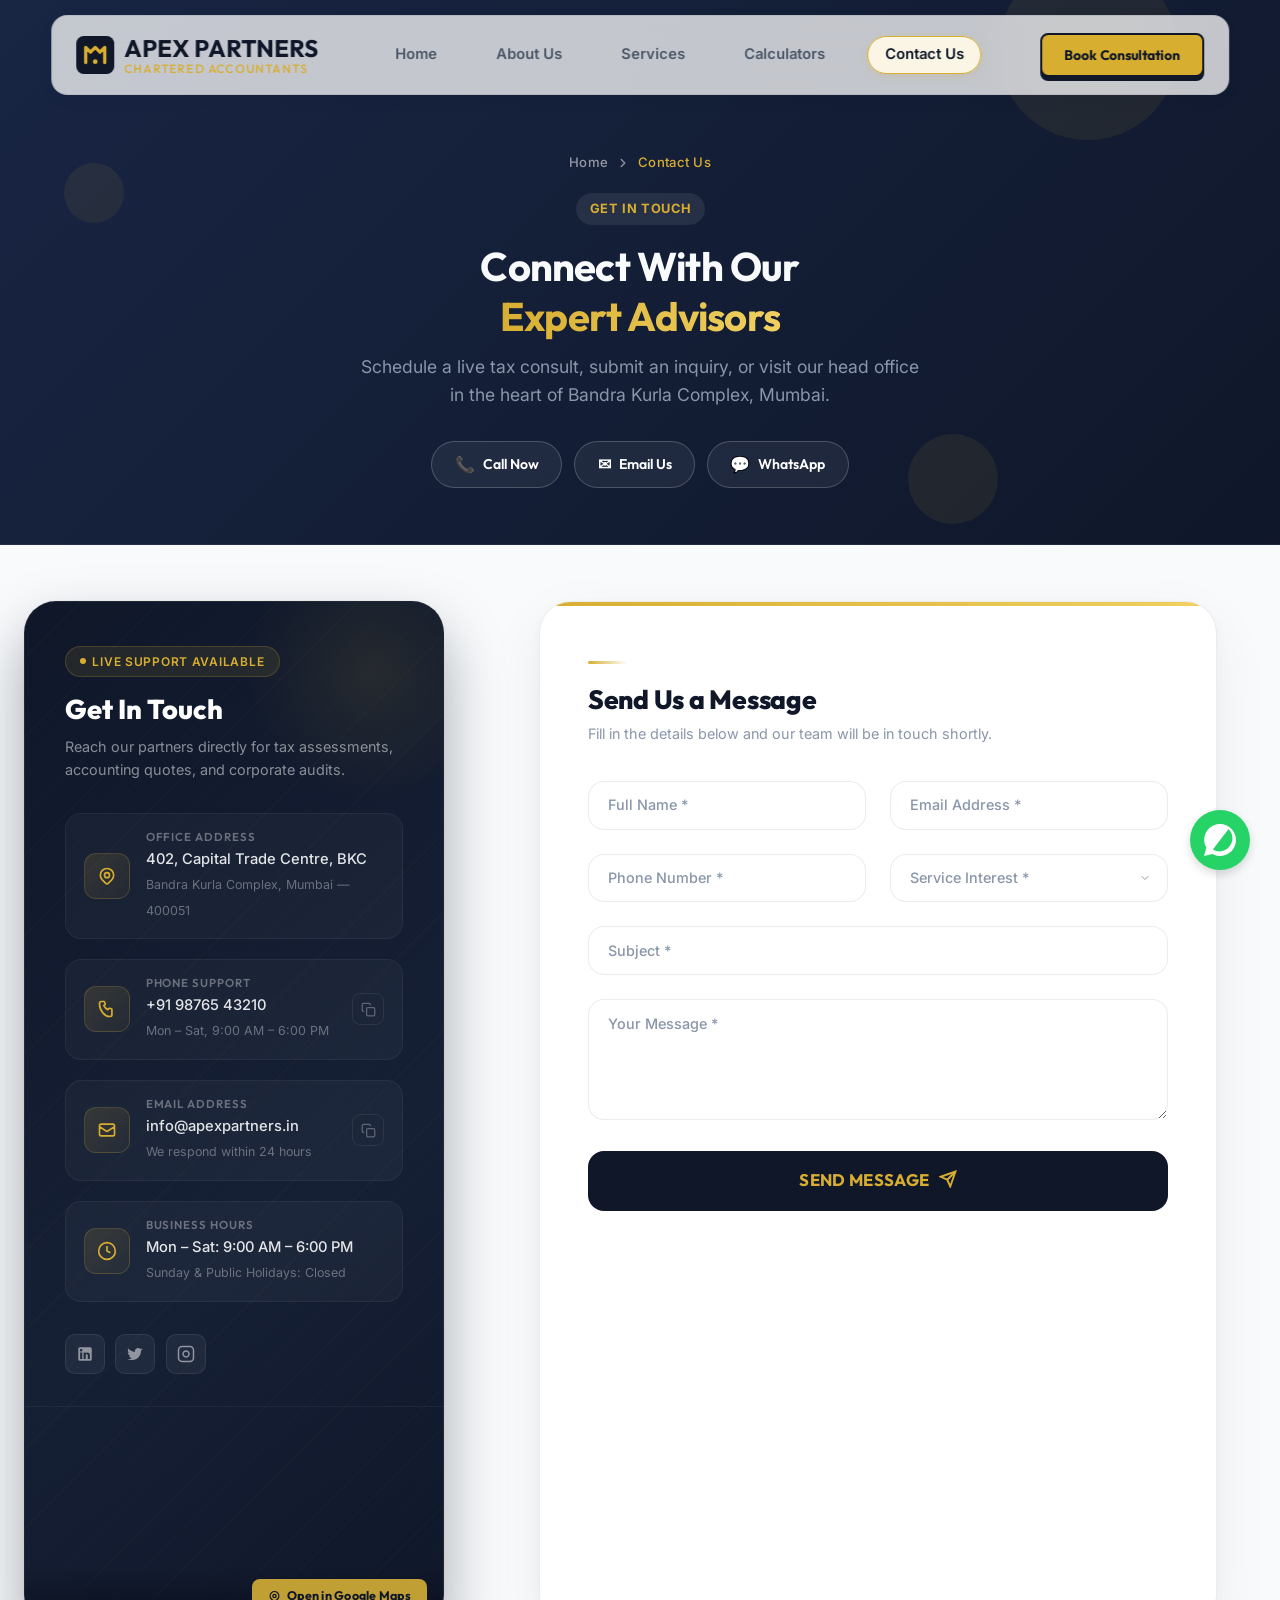
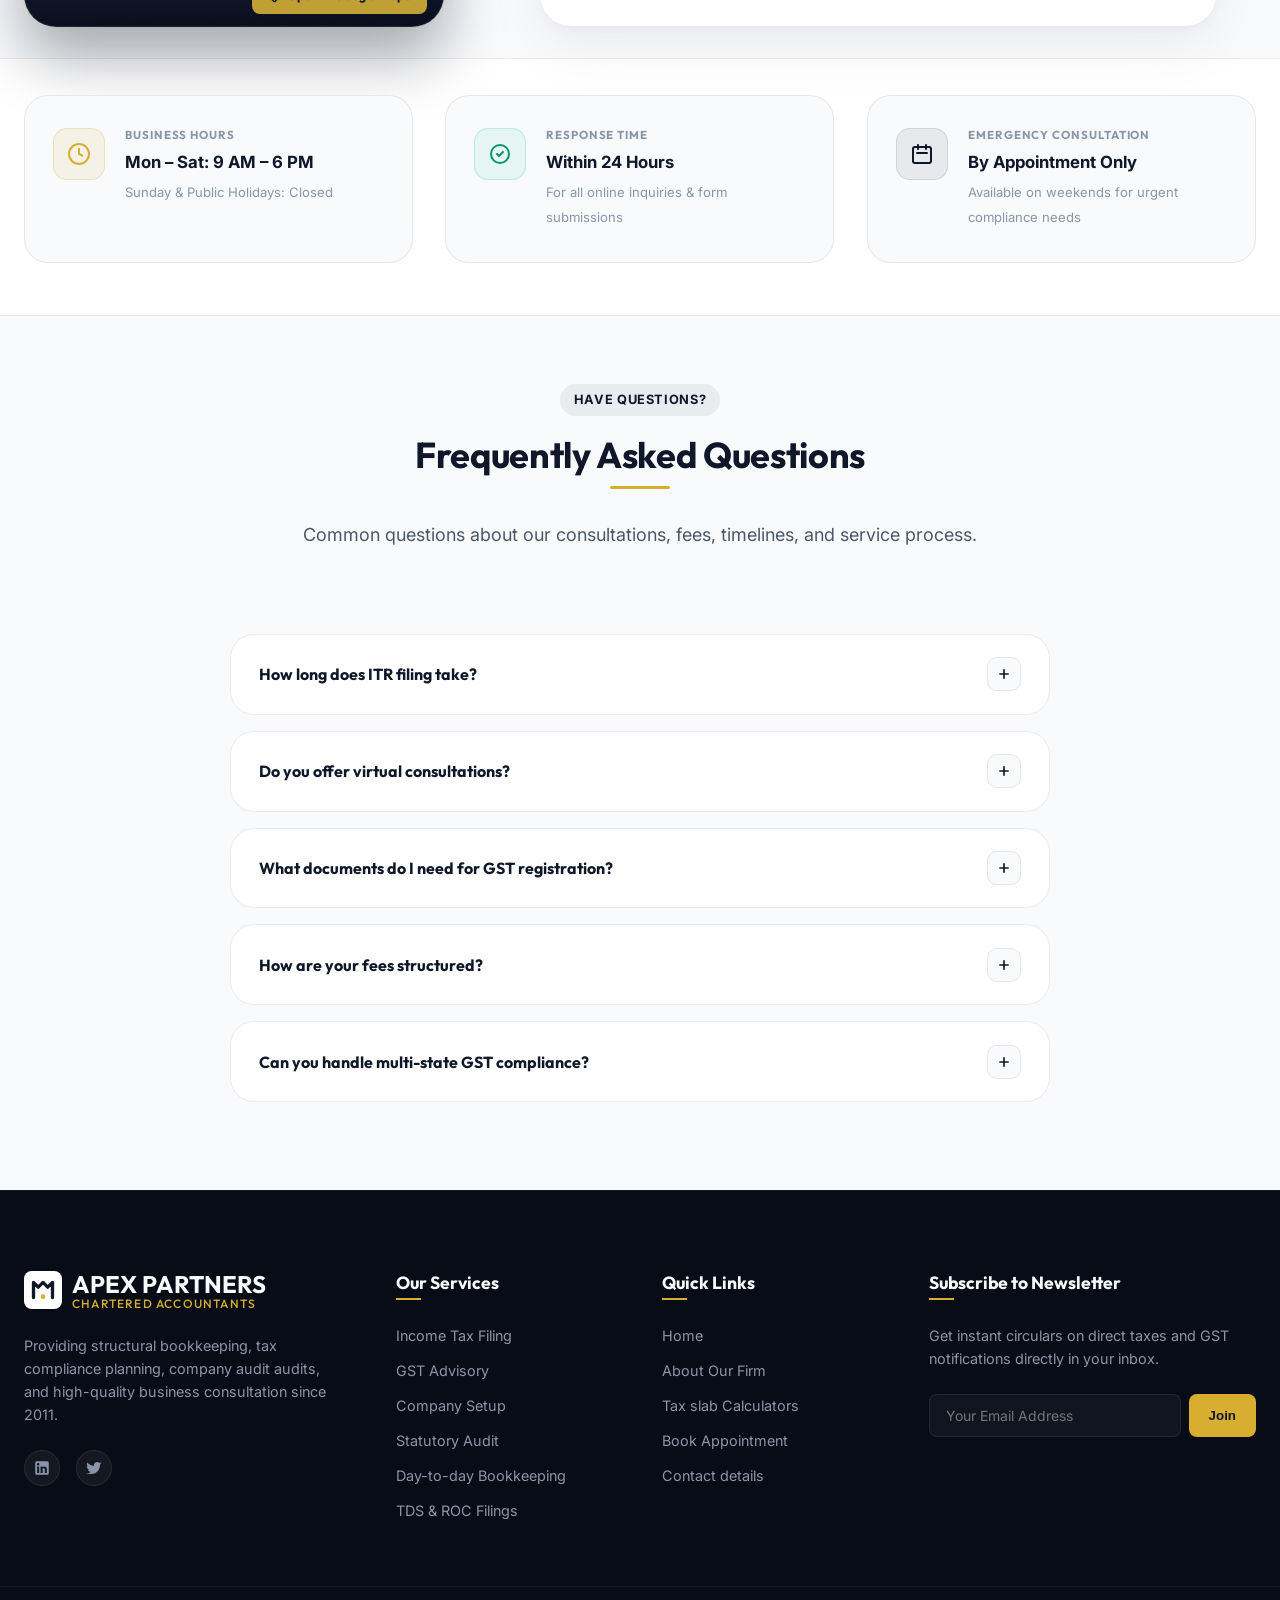
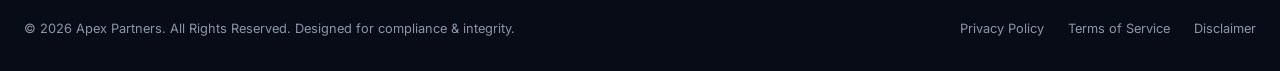
<file: contact.html>
<!DOCTYPE html>
<html lang="en">
<head>
  <meta charset="UTF-8">
  <meta name="viewport" content="width=device-width, initial-scale=1.0">
  <meta name="description" content="Get in touch with Apex Partners in Mumbai. Schedule a video consult or send an inquiry.">
  <title>Contact Us | Apex Partners Chartered Accountants</title>
  <link rel="stylesheet" href="styles.css">
  <style>
    /* ============================================================
       CONTACT PAGE — PAGE-SPECIFIC STYLES
    ============================================================ */

    /* ---------- HERO ENHANCEMENTS ---------- */
    .subpage-hero {
      position: relative;
      overflow: hidden;
      padding: 9.5rem 0 3.5rem 0;
    }
    .subpage-hero .hero-particles {
      position: absolute;
      inset: 0;
      overflow: hidden;
      pointer-events: none;
    }
    .subpage-hero .hero-particles span {
      position: absolute;
      border-radius: 50%;
      background: rgba(212, 175, 55, 0.08);
      animation: float-particle 10s ease-in-out infinite;
    }
    .subpage-hero .hero-particles span:nth-child(1) { width:180px;height:180px;top:-40px;right:8%;animation-duration:12s; }
    .subpage-hero .hero-particles span:nth-child(2) { width:90px;height:90px;bottom:20px;right:22%;animation-duration:9s;animation-delay:-3s; }
    .subpage-hero .hero-particles span:nth-child(3) { width:60px;height:60px;top:30%;left:5%;animation-duration:11s;animation-delay:-6s; }
    @keyframes float-particle {
      0%,100% { transform: translateY(0) scale(1); }
      50%      { transform: translateY(-20px) scale(1.08); }
    }

    .breadcrumb {
      display: flex;
      align-items: center;
      justify-content: center;
      gap: 0.5rem;
      font-size: 0.82rem;
      font-weight: 500;
      color: rgba(255,255,255,0.5);
      margin-bottom: 1.25rem;
      letter-spacing: 0.02em;
    }
    .breadcrumb a {
      color: rgba(255,255,255,0.55);
      text-decoration: none;
      transition: color var(--transition-fast);
    }
    .breadcrumb a:hover { color: var(--accent); }
    .breadcrumb svg { width: 14px; height: 14px; flex-shrink: 0; }
    .breadcrumb .bc-current { color: var(--accent); }

    .hero-quick-chips {
      display: flex;
      flex-wrap: wrap;
      gap: 0.75rem;
      margin-top: 2rem;
      justify-content: center;
    }
    .hero-chip {
      display: inline-flex;
      align-items: center;
      gap: 0.5rem;
      padding: 0.6rem 1.4rem;
      border-radius: 50px;
      font-family: var(--font-heading);
      font-size: 0.88rem;
      font-weight: 600;
      text-decoration: none;
      border: 1.5px solid rgba(255,255,255,0.2);
      backdrop-filter: blur(8px);
      background: rgba(255,255,255,0.06);
      color: #fff;
      transition: all var(--transition-normal);
      cursor: pointer;
    }
    .hero-chip:hover {
      background: var(--accent);
      border-color: var(--accent);
      color: var(--primary);
      transform: translateY(-2px);
      box-shadow: 0 8px 24px rgba(212,175,55,0.3);
    }
    .hero-chip .chip-emoji { font-size: 1rem; }

    /* ---------- CONTACT LAYOUT ---------- */
    .contact-section {
      background: var(--bg-light);
      padding: 3.5rem 0 2rem 0;
    }
    .contact-layout {
      display: grid;
      grid-template-columns: 420px 1fr;
      gap: 3.5rem;
      align-items: stretch;
    }

    /* ---------- LEFT: DIRECTORY CARD ---------- */
    .contact-directory-card {
      background: linear-gradient(145deg, #0f1729 0%, #162035 60%, #0f1729 100%);
      border-radius: var(--border-radius-xl);
      border: 1px solid rgba(255,255,255,0.06);
      padding: 2.75rem 2.5rem 0 2.5rem;
      display: flex;
      flex-direction: column;
      overflow: hidden;
      box-shadow: 0 30px 60px rgba(10,14,30,0.35), 0 0 0 1px rgba(212,175,55,0.06);
      position: relative;
      transition: transform var(--transition-normal), box-shadow var(--transition-normal), border-color var(--transition-normal);
    }
    .contact-directory-card:hover {
      transform: translateY(-5px);
      box-shadow: 0 40px 80px rgba(10,14,30,0.45), 0 0 0 1px rgba(212,175,55,0.15);
      border-color: rgba(212,175,55,0.25);
    }
    /* Diagonal pattern overlay */
    .contact-directory-card::before {
      content: '';
      position: absolute;
      inset: 0;
      background-image: repeating-linear-gradient(
        -45deg,
        rgba(212,175,55,0.025) 0px,
        rgba(212,175,55,0.025) 1px,
        transparent 1px,
        transparent 28px
      );
      pointer-events: none;
      border-radius: inherit;
    }
    /* Gold radial glow */
    .contact-directory-card::after {
      content: '';
      position: absolute;
      top: -60px;
      right: -60px;
      width: 260px;
      height: 260px;
      background: radial-gradient(circle, rgba(212,175,55,0.1) 0%, transparent 70%);
      pointer-events: none;
    }

    .dir-header {
      position: relative;
      z-index: 1;
      margin-bottom: 2rem;
    }
    .dir-header-badge {
      display: inline-flex;
      align-items: center;
      gap: 6px;
      background: rgba(212,175,55,0.1);
      border: 1px solid rgba(212,175,55,0.2);
      border-radius: 50px;
      padding: 0.3rem 0.9rem;
      font-size: 0.75rem;
      font-weight: 600;
      color: var(--accent);
      letter-spacing: 0.06em;
      text-transform: uppercase;
      margin-bottom: 1rem;
    }
    .dir-header-badge::before {
      content: '';
      width: 6px; height: 6px;
      background: var(--accent);
      border-radius: 50%;
      animation: pulse-dot 2s ease-in-out infinite;
    }
    @keyframes pulse-dot {
      0%,100% { opacity:1; transform:scale(1); }
      50%      { opacity:0.5; transform:scale(0.7); }
    }
    .dir-header h3 {
      color: #fff;
      font-size: 1.7rem;
      font-weight: 800;
      margin-bottom: 0.6rem;
      line-height: 1.2;
    }
    .dir-header p {
      color: rgba(255,255,255,0.5);
      font-size: 0.9rem;
      line-height: 1.6;
      margin: 0;
    }

    /* Directory Items */
    .directory-list {
      display: flex;
      flex-direction: column;
      gap: 1.25rem;
      position: relative;
      z-index: 1;
      margin-bottom: 2rem;
    }
    .directory-item {
      display: flex;
      align-items: center;
      gap: 1rem;
      padding: 1rem 1.1rem;
      border-radius: var(--border-radius-md);
      background: rgba(255,255,255,0.03);
      border: 1px solid rgba(255,255,255,0.05);
      transition: all var(--transition-normal);
    }
    .directory-item:hover {
      background: rgba(255,255,255,0.06);
      border-color: rgba(212,175,55,0.15);
      transform: translateX(4px);
    }
    .dir-icon-box {
      width: 46px; height: 46px;
      border-radius: 12px;
      background: linear-gradient(135deg, rgba(212,175,55,0.15) 0%, rgba(212,175,55,0.05) 100%);
      border: 1px solid rgba(212,175,55,0.2);
      display: flex; align-items: center; justify-content: center;
      flex-shrink: 0;
      color: var(--accent);
      transition: all var(--transition-normal);
    }
    .directory-item:hover .dir-icon-box {
      background: var(--accent);
      color: var(--primary);
      border-color: var(--accent);
      transform: rotate(6deg) scale(1.08);
      box-shadow: 0 8px 20px rgba(212,175,55,0.3);
    }
    .dir-icon-box svg { width: 20px; height: 20px; }

    .dir-info { flex: 1; min-width: 0; }
    .dir-info h4 {
      font-size: 0.72rem;
      text-transform: uppercase;
      letter-spacing: 0.08em;
      color: rgba(255,255,255,0.35);
      font-weight: 600;
      margin-bottom: 0.2rem;
    }
    .dir-info p, .dir-info a {
      font-size: 0.92rem;
      color: rgba(255,255,255,0.88);
      font-weight: 500;
      margin: 0;
      text-decoration: none;
      white-space: nowrap;
      overflow: hidden;
      text-overflow: ellipsis;
      display: block;
      transition: color var(--transition-fast);
    }
    .dir-info a:hover { color: var(--accent); }
    .dir-info .dir-sub {
      font-size: 0.78rem;
      color: rgba(255,255,255,0.35);
      font-weight: 400;
      margin-top: 0.1rem;
      white-space: normal;
    }

    /* Copy button */
    .copy-btn {
      flex-shrink: 0;
      background: none;
      border: 1px solid rgba(255,255,255,0.08);
      color: rgba(255,255,255,0.3);
      cursor: pointer;
      width: 32px; height: 32px;
      border-radius: 8px;
      display: flex; align-items: center; justify-content: center;
      position: relative;
      transition: all var(--transition-fast);
    }
    .copy-btn:hover {
      color: var(--accent);
      background: rgba(212,175,55,0.08);
      border-color: rgba(212,175,55,0.25);
    }
    .copy-btn svg { width: 15px; height: 15px; }
    .copy-tooltip {
      position: absolute;
      bottom: calc(100% + 6px);
      right: 0;
      background: var(--primary);
      color: #fff;
      font-size: 0.7rem;
      font-weight: 600;
      padding: 4px 8px;
      border-radius: 6px;
      white-space: nowrap;
      opacity: 0;
      pointer-events: none;
      transform: translateY(4px);
      transition: all var(--transition-fast);
      border: 1px solid rgba(255,255,255,0.1);
    }
    .copy-btn:hover .copy-tooltip,
    .copy-btn.copied .copy-tooltip { opacity: 1; transform: translateY(0); }
    .copy-btn.copied { color: #4ade80; border-color: rgba(74,222,128,0.3); }
    .copy-btn.copied .copy-tooltip { background: #166534; }

    /* Social links */
    .dir-socials {
      display: flex;
      gap: 0.65rem;
      position: relative;
      z-index: 1;
      margin-bottom: 2rem;
    }
    .dir-social-link {
      width: 40px; height: 40px;
      border-radius: 10px;
      background: rgba(255,255,255,0.05);
      border: 1px solid rgba(255,255,255,0.08);
      display: flex; align-items: center; justify-content: center;
      color: rgba(255,255,255,0.5);
      text-decoration: none;
      transition: all var(--transition-normal);
    }
    .dir-social-link:hover {
      background: var(--accent);
      color: var(--primary);
      border-color: var(--accent);
      transform: translateY(-3px);
      box-shadow: 0 8px 20px rgba(212,175,55,0.25);
    }
    .dir-social-link svg { width: 18px; height: 18px; }

    /* Map embed */
    .dir-map-container {
      margin: 0 -2.5rem;
      height: 220px;
      position: relative;
      overflow: hidden;
      border-top: 1px solid rgba(255,255,255,0.05);
    }
    .dir-map-container iframe {
      width: 100%; height: 100%;
      border: none;
      display: block;
      opacity: 0.85;
      filter: grayscale(20%) brightness(0.85);
      transition: opacity var(--transition-normal);
    }
    .dir-map-container:hover iframe { opacity: 1; filter: none; }
    .dir-map-overlay {
      position: absolute;
      bottom: 0; left: 0; right: 0;
      padding: 0.75rem 1rem;
      background: linear-gradient(to top, rgba(10,14,30,0.9) 0%, transparent 100%);
      display: flex;
      align-items: center;
      justify-content: flex-end;
    }
    .dir-map-btn {
      display: inline-flex;
      align-items: center;
      gap: 6px;
      background: rgba(212,175,55,0.9);
      color: var(--primary);
      border: none;
      border-radius: 8px;
      padding: 0.45rem 1rem;
      font-size: 0.78rem;
      font-weight: 700;
      text-decoration: none;
      font-family: var(--font-heading);
      letter-spacing: 0.02em;
      transition: all var(--transition-fast);
      cursor: pointer;
    }
    .dir-map-btn:hover {
      background: var(--accent);
      transform: translateY(-1px);
      box-shadow: 0 6px 16px rgba(212,175,55,0.4);
    }
    .dir-map-btn svg { width: 13px; height: 13px; }

    /* ---------- RIGHT: CONTACT FORM ---------- */
    .contact-form-card {
      background: var(--bg-white);
      border-radius: var(--border-radius-xl);
      border: 1px solid var(--border-color);
      padding: 3.5rem 3rem 2.5rem 3rem;
      position: relative;
      overflow: hidden;
      box-shadow: 0 20px 60px rgba(15,23,42,0.06), 0 4px 16px rgba(15,23,42,0.04);
      transition: transform var(--transition-normal), box-shadow var(--transition-normal), border-color var(--transition-normal);
    }
    .contact-form-card::before {
      content: '';
      position: absolute;
      top: 0; left: 0; right: 0;
      height: 4px;
      background: linear-gradient(90deg, var(--accent) 0%, #f0d060 50%, var(--accent) 100%);
      background-size: 200% 100%;
      animation: shimmer-bar 3s linear infinite;
    }
    @keyframes shimmer-bar {
      0%   { background-position: 200% 0; }
      100% { background-position: -200% 0; }
    }
    .contact-form-card:hover {
      transform: translateY(-5px);
      box-shadow: 0 30px 80px rgba(15,23,42,0.1), 0 0 0 1px rgba(212,175,55,0.08);
      border-color: rgba(212,175,55,0.15);
    }

    .form-card-header { margin-bottom: 2.25rem; }
    .form-card-header h3 {
      font-size: 1.65rem;
      font-weight: 800;
      color: var(--primary);
      margin-bottom: 0.4rem;
      line-height: 1.2;
    }
    .form-title-accent {
      display: inline-block;
      width: 40px; height: 3px;
      background: linear-gradient(90deg, var(--accent), transparent);
      border-radius: 2px;
      margin-bottom: 0.75rem;
    }
    .form-card-header p {
      color: var(--text-muted);
      font-size: 0.9rem;
      margin: 0;
    }

    /* Floating label form groups */
    .fl-group {
      position: relative;
      margin-bottom: 1.5rem;
    }
    .fl-group label {
      position: absolute;
      top: 50%;
      left: 1rem;
      transform: translateY(-50%);
      font-size: 0.9rem;
      color: var(--text-muted);
      font-weight: 500;
      pointer-events: none;
      transition: all 0.2s ease;
      background: transparent;
      padding: 0 4px;
      line-height: 1;
    }
    .fl-group.fl-textarea label {
      top: 1.1rem;
      transform: none;
    }
    .fl-group input:focus ~ label,
    .fl-group input:not(:placeholder-shown) ~ label,
    .fl-group textarea:focus ~ label,
    .fl-group textarea:not(:placeholder-shown) ~ label,
    .fl-group select:focus ~ label,
    .fl-group.has-value ~ label,
    .fl-group select:valid ~ label {
      top: 0;
      transform: translateY(-50%);
      font-size: 0.74rem;
      color: var(--accent);
      font-weight: 700;
      background: #fff;
      letter-spacing: 0.03em;
    }
    .fl-group.fl-textarea input:focus ~ label,
    .fl-group.fl-textarea textarea:focus ~ label,
    .fl-group.fl-textarea textarea:not(:placeholder-shown) ~ label {
      top: 0;
      transform: translateY(-50%);
    }

    .fl-input {
      width: 100%;
      padding: 0.9rem 1rem;
      border: 1.5px solid var(--border-color);
      border-radius: var(--border-radius-md);
      font-family: var(--font-body);
      font-size: 0.92rem;
      color: var(--text-dark);
      background: #fff;
      transition: all var(--transition-fast);
      outline: none;
      box-sizing: border-box;
    }
    .fl-input:focus {
      border-color: var(--accent);
      box-shadow: 0 0 0 3px rgba(212,175,55,0.1);
    }
    .fl-input.is-error {
      border-color: #ef4444;
      box-shadow: 0 0 0 3px rgba(239,68,68,0.1);
    }
    .fl-input.is-success {
      border-color: #22c55e;
      box-shadow: 0 0 0 3px rgba(34,197,94,0.08);
    }
    textarea.fl-input { resize: vertical; min-height: 120px; }
    select.fl-input {
      appearance: none;
      background-image: url("data:image/svg+xml,%3Csvg xmlns='http://www.w3.org/2000/svg' width='12' height='12' viewBox='0 0 24 24' fill='none' stroke='%23999' stroke-width='2' stroke-linecap='round' stroke-linejoin='round'%3E%3Cpolyline points='6 9 12 15 18 9'%3E%3C/polyline%3E%3C/svg%3E");
      background-repeat: no-repeat;
      background-position: right 1rem center;
      padding-right: 2.5rem;
      cursor: pointer;
    }
    .field-error-msg {
      display: none;
      font-size: 0.75rem;
      color: #ef4444;
      font-weight: 500;
      margin-top: 0.3rem;
      padding-left: 0.25rem;
    }
    .field-error-msg.visible { display: block; }

    .form-grid-2 {
      display: grid;
      grid-template-columns: 1fr 1fr;
      gap: 0 1.5rem;
    }

    /* Submit Button */
    .contact-submit-btn {
      width: 100%;
      padding: 1rem 2rem;
      background: var(--primary);
      color: var(--accent);
      border: 2px solid var(--primary);
      box-shadow: 0 4px 0 0 var(--primary);
      border-radius: var(--border-radius-md);
      font-family: var(--font-heading);
      font-size: 1rem;
      font-weight: 700;
      letter-spacing: 0.04em;
      cursor: pointer;
      transition: all var(--transition-normal);
      display: flex;
      align-items: center;
      justify-content: center;
      gap: 0.6rem;
      margin-top: 0.5rem;
      position: relative;
      overflow: hidden;
    }
    .contact-submit-btn::before {
      content: '';
      position: absolute;
      inset: 0;
      background: var(--accent);
      transform: translateX(-100%);
      transition: transform 0.35s ease;
    }
    .contact-submit-btn:hover::before { transform: translateX(0); }
    .contact-submit-btn:hover {
      color: var(--primary);
      border-color: var(--accent);
      box-shadow: 0 4px 0 0 var(--accent);
    }
    .contact-submit-btn span, .contact-submit-btn svg {
      position: relative;
      z-index: 1;
    }
    .contact-submit-btn svg { width: 18px; height: 18px; transition: transform var(--transition-fast); }
    .contact-submit-btn:hover svg { transform: translateX(4px); }
    .contact-submit-btn:disabled {
      opacity: 0.6;
      cursor: not-allowed;
    }
    .contact-submit-btn:disabled::before { transform: none; }

    /* Success state */
    .form-success-card {
      display: none;
      flex-direction: column;
      align-items: center;
      justify-content: center;
      text-align: center;
      padding: 3rem 2rem;
      gap: 1rem;
    }
    .form-success-card.visible { display: flex; }
    .success-icon-wrap {
      width: 80px; height: 80px;
      border-radius: 50%;
      background: linear-gradient(135deg, #dcfce7, #bbf7d0);
      display: flex; align-items: center; justify-content: center;
      margin-bottom: 0.5rem;
      animation: pop-in 0.5s cubic-bezier(0.175,0.885,0.32,1.275) both;
    }
    @keyframes pop-in {
      0% { transform: scale(0); opacity: 0; }
      100% { transform: scale(1); opacity: 1; }
    }
    .success-icon-wrap svg { width: 40px; height: 40px; color: #16a34a; }
    .form-success-card h4 { font-size: 1.4rem; font-weight: 800; color: var(--primary); margin: 0; }
    .form-success-card p { color: var(--text-muted); font-size: 0.9rem; max-width: 320px; margin: 0; }
    .form-success-card .success-tag {
      display: inline-flex; align-items: center; gap: 6px;
      background: #dcfce7; color: #15803d;
      border-radius: 50px;
      padding: 0.35rem 1rem;
      font-size: 0.8rem; font-weight: 700;
    }

    /* ---------- QUICK INFO STRIP ---------- */
     .info-strip {
       background: var(--bg-white);
       border-top: 1px solid var(--border-color);
       border-bottom: 1px solid var(--border-color);
       padding: 2.25rem 0 3.25rem 0;
     }
    .info-strip-grid {
      display: grid;
      grid-template-columns: repeat(3, 1fr);
      gap: 2rem;
    }
    .info-strip-card {
      display: flex;
      align-items: flex-start;
      gap: 1.25rem;
      padding: 2rem 1.75rem;
      border-radius: var(--border-radius-lg);
      background: var(--bg-light);
      border: 1px solid var(--border-color);
      transition: all var(--transition-normal);
    }
    .info-strip-card:hover {
      border-color: rgba(212,175,55,0.3);
      background: #fff;
      transform: translateY(-4px);
      box-shadow: 0 16px 40px rgba(15,23,42,0.08);
    }
    .info-strip-icon {
      width: 52px; height: 52px;
      border-radius: 14px;
      flex-shrink: 0;
      display: flex; align-items: center; justify-content: center;
    }
    .info-strip-icon svg { width: 24px; height: 24px; }
    .info-strip-icon.gold {
      background: rgba(212,175,55,0.1);
      border: 1.5px solid rgba(212,175,55,0.25);
      color: var(--accent);
    }
    .info-strip-icon.navy {
      background: rgba(15,23,42,0.07);
      border: 1.5px solid rgba(15,23,42,0.1);
      color: var(--primary);
    }
    .info-strip-icon.emerald {
      background: rgba(16,185,129,0.08);
      border: 1.5px solid rgba(16,185,129,0.2);
      color: #059669;
    }
    .info-strip-body {}
    .info-strip-body h4 {
      font-size: 0.72rem;
      text-transform: uppercase;
      letter-spacing: 0.08em;
      color: var(--text-muted);
      font-weight: 700;
      margin-bottom: 0.4rem;
    }
    .info-strip-body p {
      font-size: 1.05rem;
      font-weight: 700;
      color: var(--primary);
      margin: 0 0 0.2rem 0;
    }
    .info-strip-body span {
      font-size: 0.82rem;
      color: var(--text-muted);
    }

    /* ---------- FAQ ACCORDION ---------- */
    .faq-section {
      padding: 4.25rem 0 5.5rem 0;
      background: var(--bg-light);
    }
    .faq-section .section-header { text-align: center; }
    .faq-list {
      max-width: 820px;
      margin: 0 auto;
      display: flex;
      flex-direction: column;
      gap: 1rem;
    }
    .faq-item {
      background: var(--bg-white);
      border: 1.5px solid var(--border-color);
      border-radius: var(--border-radius-lg);
      overflow: hidden;
      transition: all var(--transition-normal);
    }
    .faq-item:hover {
      border-color: rgba(212,175,55,0.25);
      box-shadow: 0 8px 24px rgba(15,23,42,0.06);
    }
    .faq-item.open {
      border-color: rgba(212,175,55,0.4);
      box-shadow: 0 12px 32px rgba(15,23,42,0.08);
    }
    .faq-btn {
      width: 100%;
      display: flex;
      align-items: center;
      justify-content: space-between;
      gap: 1rem;
      padding: 1.4rem 1.75rem;
      background: none;
      border: none;
      cursor: pointer;
      text-align: left;
      font-family: var(--font-heading);
      font-size: 1rem;
      font-weight: 700;
      color: var(--primary);
      transition: color var(--transition-fast);
    }
    .faq-item.open .faq-btn { color: var(--primary); }
    .faq-btn:hover { color: var(--accent); }

    .faq-icon-wrap {
      flex-shrink: 0;
      width: 34px; height: 34px;
      border-radius: 10px;
      background: var(--bg-light);
      border: 1.5px solid var(--border-color);
      display: flex; align-items: center; justify-content: center;
      color: var(--primary);
      transition: all var(--transition-normal);
    }
    .faq-item.open .faq-icon-wrap {
      background: var(--accent);
      border-color: var(--accent);
      color: var(--primary);
    }
    .faq-icon-wrap svg {
      width: 16px; height: 16px;
      transition: transform var(--transition-normal);
    }
    .faq-item.open .faq-icon-wrap svg { transform: rotate(45deg); }

    .faq-body {
      display: grid;
      grid-template-rows: 0fr;
      transition: grid-template-rows 0.38s ease;
    }
    .faq-item.open .faq-body { grid-template-rows: 1fr; }
    .faq-body-inner {
      overflow: hidden;
    }
    .faq-body p {
      padding: 0 1.75rem 1.5rem;
      color: var(--text-medium);
      font-size: 0.92rem;
      line-height: 1.75;
      margin: 0;
      border-top: 1px solid var(--border-color);
      padding-top: 1.25rem;
    }

    /* ---------- RESPONSIVE ---------- */
    @media (max-width: 1100px) {
      .contact-layout { grid-template-columns: 360px 1fr; }
    }
    @media (max-width: 992px) {
      .contact-layout { grid-template-columns: 1fr; }
      .contact-directory-card { padding: 2.5rem 2rem 0; }
      .dir-map-container { margin: 0 -2rem; }
      .info-strip-grid { grid-template-columns: 1fr; gap: 1.25rem; }
      .form-grid-2 { grid-template-columns: 1fr; }
    }
    @media (max-width: 640px) {
      .contact-form-card { padding: 2.5rem 1.5rem; }
      .hero-quick-chips { gap: 0.5rem; }
      .hero-chip { padding: 0.5rem 1rem; font-size: 0.82rem; }
    }
  </style>
</head>
<body>

  <!-- --- PAGE PRELOADER --- -->
  <div id="page-loader" class="page-loader">
    <div class="newtons-cradle">
      <div class="newtons-cradle__dot"></div>
      <div class="newtons-cradle__dot"></div>
      <div class="newtons-cradle__dot"></div>
      <div class="newtons-cradle__dot"></div>
    </div>
  </div>

  <!-- --- HEADER / NAVIGATION --- -->
  <header class="header" id="header">
    <div class="container nav-container">
      <a href="index.html" class="logo" id="logo-link">
        <svg viewBox="0 0 40 40" fill="none" xmlns="http://www.w3.org/2000/svg">
          <rect width="40" height="40" rx="8" fill="var(--primary)" />
          <path d="M10 28V12L15 17L20 12L25 17L30 12V28" stroke="var(--accent)" stroke-width="3.5" stroke-linecap="round" stroke-linejoin="round" />
          <circle cx="20" cy="27" r="2.5" fill="var(--accent)" />
        </svg>
        <span>
          <strong>APEX PARTNERS</strong>
          <small>CHARTERED ACCOUNTANTS</small>
        </span>
      </a>

      <nav class="nav-menu" id="nav-menu">
        <a href="index.html" class="nav-link" id="link-home">Home</a>
        <a href="about.html" class="nav-link" id="link-about">About Us</a>
        <a href="services.html" class="nav-link" id="link-services">Services</a>
        <a href="calculators.html" class="nav-link" id="link-resources">Calculators</a>
        <a href="contact.html" class="nav-link active" id="link-contact">Contact Us</a>
      </nav>

      <div class="nav-actions">
        <a href="booking.html" class="btn btn-primary" id="desktop-cta-btn">Book Consultation</a>
      </div>
      
      <button class="nav-toggle" id="nav-toggle" aria-label="Toggle Navigation">
        <svg width="24" height="24" viewBox="0 0 24 24" fill="none" stroke="currentColor" stroke-width="2" stroke-linecap="round" stroke-linejoin="round">
          <line x1="3" y1="12" x2="21" y2="12"></line>
          <line x1="3" y1="6" x2="21" y2="6"></line>
          <line x1="3" y1="18" x2="21" y2="18"></line>
        </svg>
      </button>
    </div>
  </header>

  <!-- =============================================
       SUBPAGE HERO — Enhanced
  ============================================= -->
  <section class="subpage-hero">
    <!-- Decorative floating particles -->
    <div class="hero-particles" aria-hidden="true">
      <span></span><span></span><span></span>
    </div>

    <div class="container">
      <!-- Breadcrumb -->
      <nav class="breadcrumb reveal reveal-up" aria-label="Breadcrumb">
        <a href="index.html">Home</a>
        <svg viewBox="0 0 24 24" fill="none" stroke="currentColor" stroke-width="2.5" stroke-linecap="round" stroke-linejoin="round"><polyline points="9 18 15 12 9 6"></polyline></svg>
        <span class="bc-current">Contact Us</span>
      </nav>

      <span class="badge reveal reveal-up delay-1" style="background-color:rgba(255,255,255,0.08);color:var(--accent);">Get In Touch</span>
      <h1 class="reveal reveal-up delay-2">Connect With Our<br><em style="font-style:normal; background:linear-gradient(90deg,var(--accent),#f0d060); -webkit-background-clip:text; -webkit-text-fill-color:transparent; background-clip:text;">Expert Advisors</em></h1>
      <p class="reveal reveal-up delay-3">Schedule a live tax consult, submit an inquiry, or visit our head office<br class="hide-mobile"> in the heart of Bandra Kurla Complex, Mumbai.</p>

      <!-- Quick-action chips -->
      <div class="hero-quick-chips reveal reveal-up delay-4">
        <a href="tel:+919876543210" class="hero-chip">
          <span class="chip-emoji">📞</span> Call Now
        </a>
        <a href="mailto:info@apexpartners.in" class="hero-chip">
          <span class="chip-emoji">✉</span> Email Us
        </a>
        <a href="https://wa.me/919876543210" target="_blank" rel="noopener" class="hero-chip">
          <span class="chip-emoji">💬</span> WhatsApp
        </a>
      </div>
    </div>
  </section>

  <!-- =============================================
       CONTACT FORM & DIRECTORY — Two-column
  ============================================= -->
  <section class="contact-section">
    <div class="container contact-layout">

      <!-- ========== LEFT: Directory Card ========== -->
      <div class="contact-directory-card reveal reveal-right">

        <div class="dir-header">
          <div class="dir-header-badge">Live Support Available</div>
          <h3>Get In Touch</h3>
          <p>Reach our partners directly for tax assessments, accounting quotes, and corporate audits.</p>
        </div>

        <div class="directory-list">

          <!-- Address -->
          <div class="directory-item reveal reveal-up delay-1">
            <div class="dir-icon-box">
              <svg fill="none" viewBox="0 0 24 24" stroke="currentColor" stroke-width="2">
                <path stroke-linecap="round" stroke-linejoin="round" d="M17.657 16.657L13.414 20.9a1.998 1.998 0 01-2.827 0l-4.244-4.243a8 8 0 1111.314 0z"/>
                <path stroke-linecap="round" stroke-linejoin="round" d="M15 11a3 3 0 11-6 0 3 3 0 016 0z"/>
              </svg>
            </div>
            <div class="dir-info">
              <h4>Office Address</h4>
              <p>402, Capital Trade Centre, BKC</p>
              <span class="dir-sub">Bandra Kurla Complex, Mumbai — 400051</span>
            </div>
          </div>

          <!-- Phone -->
          <div class="directory-item reveal reveal-up delay-2">
            <div class="dir-icon-box">
              <svg fill="none" viewBox="0 0 24 24" stroke="currentColor" stroke-width="2">
                <path stroke-linecap="round" stroke-linejoin="round" d="M3 5a2 2 0 012-2h3.28a1 1 0 01.94.725l.548 2.2a1 1 0 01-.321.988l-1.305.98a10.582 10.582 0 004.872 4.872l.98-1.305a1 1 0 01.988-.321l2.2.548a1 1 0 01.725.94V19a2 2 0 01-2 2h-1C9.716 21 3 14.284 3 6V5z"/>
              </svg>
            </div>
            <div class="dir-info">
              <h4>Phone Support</h4>
              <a href="tel:+919876543210" id="contact-phone-val">+91 98765 43210</a>
              <span class="dir-sub">Mon – Sat, 9:00 AM – 6:00 PM</span>
            </div>
            <button class="copy-btn" data-copy-id="contact-phone-val" aria-label="Copy phone number">
              <svg fill="none" viewBox="0 0 24 24" stroke="currentColor" stroke-width="2"><rect x="9" y="9" width="13" height="13" rx="2" ry="2"></rect><path d="M5 15H4a2 2 0 01-2-2V4a2 2 0 012-2h9a2 2 0 012 2v1"></path></svg>
              <span class="copy-tooltip">Copy Number</span>
            </button>
          </div>

          <!-- Email -->
          <div class="directory-item reveal reveal-up delay-3">
            <div class="dir-icon-box">
              <svg fill="none" viewBox="0 0 24 24" stroke="currentColor" stroke-width="2">
                <path stroke-linecap="round" stroke-linejoin="round" d="M3 8l7.89 5.26a2 2 0 002.22 0L21 8M5 19h14a2 2 0 002-2V7a2 2 0 00-2-2H5a2 2 0 00-2 2v10a2 2 0 002 2z"/>
              </svg>
            </div>
            <div class="dir-info">
              <h4>Email Address</h4>
              <a href="mailto:info@apexpartners.in" id="contact-email-val">info@apexpartners.in</a>
              <span class="dir-sub">We respond within 24 hours</span>
            </div>
            <button class="copy-btn" data-copy-id="contact-email-val" aria-label="Copy email address">
              <svg fill="none" viewBox="0 0 24 24" stroke="currentColor" stroke-width="2"><rect x="9" y="9" width="13" height="13" rx="2" ry="2"></rect><path d="M5 15H4a2 2 0 01-2-2V4a2 2 0 012-2h9a2 2 0 012 2v1"></path></svg>
              <span class="copy-tooltip">Copy Email</span>
            </button>
          </div>

          <!-- Business Hours -->
          <div class="directory-item reveal reveal-up delay-4">
            <div class="dir-icon-box">
              <svg fill="none" viewBox="0 0 24 24" stroke="currentColor" stroke-width="2">
                <circle cx="12" cy="12" r="10"/><polyline points="12 6 12 12 16 14"/>
              </svg>
            </div>
            <div class="dir-info">
              <h4>Business Hours</h4>
              <p>Mon – Sat: 9:00 AM – 6:00 PM</p>
              <span class="dir-sub">Sunday & Public Holidays: Closed</span>
            </div>
          </div>

        </div>

        <!-- Social Links -->
        <div class="dir-socials">
          <a href="#" class="dir-social-link" aria-label="LinkedIn">
            <svg fill="currentColor" viewBox="0 0 24 24"><path d="M19 3a2 2 0 012 2v14a2 2 0 01-2 2H5a2 2 0 01-2-2V5a2 2 0 012-2h14m-.5 15.5v-5.3a3.26 3.26 0 00-3.26-3.26c-.85 0-1.84.52-2.32 1.3v-1.11h-2.79v8.37h2.79v-4.93c0-.77.62-1.4 1.39-1.4a1.4 1.4 0 011.4 1.4v4.93h2.79M6.88 8.56a1.68 1.68 0 001.68-1.68c0-.93-.75-1.69-1.68-1.69a1.69 1.69 0 00-1.69 1.69c0 .93.76 1.68 1.69 1.68m1.39 9.94v-8.37H5.5v8.37h2.77z"/></svg>
          </a>
          <a href="#" class="dir-social-link" aria-label="Twitter / X">
            <svg fill="currentColor" viewBox="0 0 24 24"><path d="M22.46 6c-.77.35-1.6.58-2.46.69.88-.53 1.56-1.37 1.88-2.38-.83.5-1.75.85-2.72 1.05C18.37 4.5 17.26 4 16 4c-2.35 0-4.27 1.92-4.27 4.29 0 .34.04.67.11.98C8.28 9.09 5.11 7.38 3 4.79c-.37.63-.58 1.37-.58 2.15 0 1.49.75 2.81 1.91 3.56-.7 0-1.37-.2-1.95-.53v.05c0 2.08 1.48 3.82 3.44 4.21a4.22 4.22 0 01-1.93.07 4.28 4.28 0 004 2.98 8.52 8.52 0 01-5.3 1.83 8.4 8.4 0 01-1-.06A12.08 12.08 0 008.29 20c7.55 0 11.68-6.26 11.68-11.68 0-.18 0-.35-.01-.53.8-.58 1.5-1.3 2.05-2.12H22.46z"/></svg>
          </a>
          <a href="#" class="dir-social-link" aria-label="Instagram">
            <svg fill="none" viewBox="0 0 24 24" stroke="currentColor" stroke-width="2"><rect x="2" y="2" width="20" height="20" rx="5" ry="5"/><path d="M16 11.37A4 4 0 1112.63 8 4 4 0 0116 11.37z"/><line x1="17.5" y1="6.5" x2="17.51" y2="6.5"/></svg>
          </a>
        </div>

        <!-- Embedded Google Map -->
        <div class="dir-map-container">
          <iframe
            src="https://www.google.com/maps/embed?pb=!1m18!1m12!1m3!1d3770.9!2d72.865!3d19.0596!2m3!1f0!2f0!3f0!3m2!1i1024!2i768!4f13.1!3m3!1m2!1s0x0%3A0x0!2sBandra+Kurla+Complex+Mumbai!5e0!3m2!1sen!2sin!4v1"
            allowfullscreen=""
            loading="lazy"
            referrerpolicy="no-referrer-when-downgrade"
            title="Apex Partners Office Location — BKC Mumbai">
          </iframe>
          <div class="dir-map-overlay">
            <a href="https://maps.google.com/?q=Bandra+Kurla+Complex+Mumbai" target="_blank" rel="noopener" class="dir-map-btn">
              <svg fill="none" viewBox="0 0 24 24" stroke="currentColor" stroke-width="2.5"><path stroke-linecap="round" stroke-linejoin="round" d="M17.657 16.657L13.414 20.9a1.998 1.998 0 01-2.827 0l-4.244-4.243a8 8 0 1111.314 0z"/><path stroke-linecap="round" stroke-linejoin="round" d="M15 11a3 3 0 11-6 0 3 3 0 016 0z"/></svg>
              Open in Google Maps
            </a>
          </div>
        </div>

      </div>
      <!-- ========== END LEFT ========== -->

      <!-- ========== RIGHT: Contact Form ========== -->
      <div class="contact-form-card reveal reveal-left delay-1">

        <!-- Success state (shown after submit) -->
        <div class="form-success-card" id="form-success">
          <div class="success-icon-wrap">
            <svg fill="none" viewBox="0 0 24 24" stroke="currentColor" stroke-width="2.5">
              <path stroke-linecap="round" stroke-linejoin="round" d="M5 13l4 4L19 7"/>
            </svg>
          </div>
          <div class="success-tag">✓ Message Sent Successfully</div>
          <h4>Thank You for Reaching Out!</h4>
          <p>One of our CA partners will get back to you within 24 business hours. Check your inbox for a confirmation.</p>
          <button onclick="resetContactForm()" class="btn btn-secondary" style="margin-top:0.5rem; font-size:0.88rem; padding:0.6rem 1.5rem;">Send Another Message</button>
        </div>

        <!-- Form (hidden on success) -->
        <div id="form-wrap">
          <div class="form-card-header">
            <div class="form-title-accent"></div>
            <h3>Send Us a Message</h3>
            <p>Fill in the details below and our team will be in touch shortly.</p>
          </div>

          <form id="contact-inquiry-form" novalidate>

            <div class="form-grid-2">
              <!-- Full Name -->
              <div class="fl-group">
                <input type="text" class="fl-input" id="cf-name" name="name" placeholder=" " required autocomplete="name">
                <label for="cf-name">Full Name *</label>
                <div class="field-error-msg" id="err-name">Please enter your full name.</div>
              </div>
              <!-- Email -->
              <div class="fl-group">
                <input type="email" class="fl-input" id="cf-email" name="email" placeholder=" " required autocomplete="email">
                <label for="cf-email">Email Address *</label>
                <div class="field-error-msg" id="err-email">Please enter a valid email address.</div>
              </div>
            </div>

            <div class="form-grid-2">
              <!-- Phone -->
              <div class="fl-group">
                <input type="tel" class="fl-input" id="cf-phone" name="phone" placeholder=" " required autocomplete="tel">
                <label for="cf-phone">Phone Number *</label>
                <div class="field-error-msg" id="err-phone">Please enter your phone number.</div>
              </div>
              <!-- Service Interest dropdown -->
              <div class="fl-group">
                <select class="fl-input" id="cf-service" name="service" required>
                  <option value="" disabled selected hidden></option>
                  <option value="income-tax">Income Tax Filing</option>
                  <option value="gst">GST Registration &amp; Returns</option>
                  <option value="audit">Statutory Audit</option>
                  <option value="company-setup">Company Setup / Incorporation</option>
                  <option value="other">Other Services</option>
                </select>
                <label for="cf-service">Service Interest *</label>
                <div class="field-error-msg" id="err-service">Please select a service.</div>
              </div>
            </div>

            <!-- Subject -->
            <div class="fl-group">
              <input type="text" class="fl-input" id="cf-subject" name="subject" placeholder=" " required>
              <label for="cf-subject">Subject *</label>
              <div class="field-error-msg" id="err-subject">Please enter a subject.</div>
            </div>

            <!-- Message -->
            <div class="fl-group fl-textarea">
              <textarea class="fl-input" id="cf-message" name="message" rows="5" placeholder=" " required></textarea>
              <label for="cf-message">Your Message *</label>
              <div class="field-error-msg" id="err-message">Please write your message (min. 10 characters).</div>
            </div>

            <button type="submit" class="contact-submit-btn" id="contact-submit-btn">
              <span>Send Message</span>
              <svg fill="none" viewBox="0 0 24 24" stroke="currentColor" stroke-width="2.5">
                <line x1="22" y1="2" x2="11" y2="13"/><polygon points="22 2 15 22 11 13 2 9 22 2"/>
              </svg>
            </button>

          </form>
        </div>
        <!-- END form-wrap -->

      </div>
      <!-- ========== END RIGHT ========== -->

    </div>
  </section>

  <!-- =============================================
       OFFICE HOURS & QUICK INFO STRIP
  ============================================= -->
  <section class="info-strip">
    <div class="container">
      <div class="info-strip-grid">

        <div class="info-strip-card reveal reveal-up">
          <div class="info-strip-icon gold">
            <svg fill="none" viewBox="0 0 24 24" stroke="currentColor" stroke-width="2">
              <circle cx="12" cy="12" r="10"/><polyline points="12 6 12 12 16 14"/>
            </svg>
          </div>
          <div class="info-strip-body">
            <h4>Business Hours</h4>
            <p>Mon – Sat: 9 AM – 6 PM</p>
            <span>Sunday &amp; Public Holidays: Closed</span>
          </div>
        </div>

        <div class="info-strip-card reveal reveal-up delay-2">
          <div class="info-strip-icon emerald">
            <svg fill="none" viewBox="0 0 24 24" stroke="currentColor" stroke-width="2">
              <path stroke-linecap="round" stroke-linejoin="round" d="M9 12l2 2 4-4m6 2a9 9 0 11-18 0 9 9 0 0118 0z"/>
            </svg>
          </div>
          <div class="info-strip-body">
            <h4>Response Time</h4>
            <p>Within 24 Hours</p>
            <span>For all online inquiries &amp; form submissions</span>
          </div>
        </div>

        <div class="info-strip-card reveal reveal-up delay-4">
          <div class="info-strip-icon navy">
            <svg fill="none" viewBox="0 0 24 24" stroke="currentColor" stroke-width="2">
              <path stroke-linecap="round" stroke-linejoin="round" d="M8 7V3m8 4V3m-9 8h10M5 21h14a2 2 0 002-2V7a2 2 0 00-2-2H5a2 2 0 00-2 2v12a2 2 0 002 2z"/>
            </svg>
          </div>
          <div class="info-strip-body">
            <h4>Emergency Consultation</h4>
            <p>By Appointment Only</p>
            <span>Available on weekends for urgent compliance needs</span>
          </div>
        </div>

      </div>
    </div>
  </section>

  <!-- =============================================
       FAQ ACCORDION
  ============================================= -->
  <section class="faq-section">
    <div class="container">

      <div class="section-header reveal reveal-up">
        <span class="badge" style="background:rgba(15,23,42,0.06);color:var(--primary);">Have Questions?</span>
        <h2>Frequently Asked Questions</h2>
        <p>Common questions about our consultations, fees, timelines, and service process.</p>
      </div>

      <div class="faq-list reveal reveal-up delay-2">

        <!-- FAQ 1 -->
        <div class="faq-item">
          <button class="faq-btn" aria-expanded="false">
            <span>How long does ITR filing take?</span>
            <div class="faq-icon-wrap">
              <svg fill="none" viewBox="0 0 24 24" stroke="currentColor" stroke-width="2.5"><line x1="12" y1="5" x2="12" y2="19"/><line x1="5" y1="12" x2="19" y2="12"/></svg>
            </div>
          </button>
          <div class="faq-body" role="region">
            <div class="faq-body-inner">
              <p>For salaried individuals with straightforward income, ITR filing typically takes 1–2 business days once all documents are received. For business owners, HUFs, or cases with capital gains, expect 3–5 working days. We handle everything from data collection to e-verification, and you receive a confirmation once the ITR is acknowledged by the Income Tax Department.</p>
            </div>
          </div>
        </div>

        <!-- FAQ 2 -->
        <div class="faq-item">
          <button class="faq-btn" aria-expanded="false">
            <span>Do you offer virtual consultations?</span>
            <div class="faq-icon-wrap">
              <svg fill="none" viewBox="0 0 24 24" stroke="currentColor" stroke-width="2.5"><line x1="12" y1="5" x2="12" y2="19"/><line x1="5" y1="12" x2="19" y2="12"/></svg>
            </div>
          </button>
          <div class="faq-body" role="region">
            <div class="faq-body-inner">
              <p>Absolutely. We offer video consultations via Google Meet, Zoom, or Microsoft Teams for clients across India and overseas NRIs. All sessions are conducted by qualified CAs and can cover tax planning, GST advisory, company formation, and more. Simply book a slot via our <a href="booking.html" style="color:var(--accent);font-weight:600;">online booking page</a> and choose "Virtual" as the consultation type.</p>
            </div>
          </div>
        </div>

        <!-- FAQ 3 -->
        <div class="faq-item">
          <button class="faq-btn" aria-expanded="false">
            <span>What documents do I need for GST registration?</span>
            <div class="faq-icon-wrap">
              <svg fill="none" viewBox="0 0 24 24" stroke="currentColor" stroke-width="2.5"><line x1="12" y1="5" x2="12" y2="19"/><line x1="5" y1="12" x2="19" y2="12"/></svg>
            </div>
          </button>
          <div class="faq-body" role="region">
            <div class="faq-body-inner">
              <p>For GST registration, you will need: PAN card of the business/proprietor, Aadhaar card, proof of principal place of business (electricity bill / rent agreement), cancelled cheque or bank statement, passport-size photograph, and your mobile number &amp; email ID linked to Aadhaar. For partnership firms and companies, MOA/AOA or partnership deed are also required. Our team will guide you through the entire process step by step.</p>
            </div>
          </div>
        </div>

        <!-- FAQ 4 -->
        <div class="faq-item">
          <button class="faq-btn" aria-expanded="false">
            <span>How are your fees structured?</span>
            <div class="faq-icon-wrap">
              <svg fill="none" viewBox="0 0 24 24" stroke="currentColor" stroke-width="2.5"><line x1="12" y1="5" x2="12" y2="19"/><line x1="5" y1="12" x2="19" y2="12"/></svg>
            </div>
          </button>
          <div class="faq-body" role="region">
            <div class="faq-body-inner">
              <p>Our fees are transparent and scoped per engagement. The initial consultation is always complimentary. For recurring services like GST return filing, bookkeeping, or payroll, we offer monthly retainer packages. One-time services (ITR filing, company registration, audit) are charged as fixed project fees quoted in advance. There are no hidden charges — you receive a written engagement letter before any work commences.</p>
            </div>
          </div>
        </div>

        <!-- FAQ 5 -->
        <div class="faq-item">
          <button class="faq-btn" aria-expanded="false">
            <span>Can you handle multi-state GST compliance?</span>
            <div class="faq-icon-wrap">
              <svg fill="none" viewBox="0 0 24 24" stroke="currentColor" stroke-width="2.5"><line x1="12" y1="5" x2="12" y2="19"/><line x1="5" y1="12" x2="19" y2="12"/></svg>
            </div>
          </button>
          <div class="faq-body" role="region">
            <div class="faq-body-inner">
              <p>Yes. We specialise in multi-state GST compliance for businesses operating across Maharashtra, Gujarat, Karnataka, Delhi, and other states. Our team manages registrations in multiple states, monthly/quarterly GSTR filings, reconciliation of GSTR-2A/2B, annual returns (GSTR-9/9C), and departmental notices — all coordinated from a single point of contact for your convenience.</p>
            </div>
          </div>
        </div>

      </div>
    </div>
  </section>

  <!-- --- FOOTER --- -->
  <footer class="footer">
    <div class="container footer-grid">
      <div class="footer-col">
        <a href="index.html" class="logo" style="margin-bottom: 1.5rem;" id="footer-logo-link">
          <svg viewBox="0 0 40 40" fill="none" xmlns="http://www.w3.org/2000/svg">
            <rect width="40" height="40" rx="8" fill="var(--bg-white)" />
            <path d="M10 28V12L15 17L20 12L25 17L30 12V28" stroke="var(--primary)" stroke-width="3.5" stroke-linecap="round" stroke-linejoin="round" />
            <circle cx="20" cy="27" r="2.5" fill="var(--accent)" />
          </svg>
          <span style="color: var(--text-light)">
            <strong>APEX PARTNERS</strong>
            <small>CHARTERED ACCOUNTANTS</small>
          </span>
        </a>
        <p>Providing structural bookkeeping, tax compliance planning, company audit audits, and high-quality business consultation since 2011.</p>
        <div class="footer-socials">
          <a href="#" class="footer-social-btn" aria-label="LinkedIn">
            <svg width="18" height="18" fill="currentColor" viewBox="0 0 24 24"><path d="M19 3a2 2 0 0 1 2 2v14a2 2 0 0 1-2 2H5a2 2 0 0 1-2-2V5a2 2 0 0 1 2-2h14m-.5 15.5v-5.3a3.26 3.26 0 0 0-3.26-3.26c-.85 0-1.84.52-2.32 1.3v-1.11h-2.79v8.37h2.79v-4.93c0-.77.62-1.4 1.39-1.4a1.4 1.4 0 0 1 1.4 1.4v4.93h2.79M6.88 8.56a1.68 1.68 0 0 0 1.68-1.68c0-.93-.75-1.69-1.68-1.69a1.69 1.69 0 0 0-1.69 1.69c0 .93.76 1.68 1.69 1.68m1.39 9.94v-8.37H5.5v8.37h2.77z"/></svg>
          </a>
          <a href="#" class="footer-social-btn" aria-label="Twitter">
            <svg width="18" height="18" fill="currentColor" viewBox="0 0 24 24"><path d="M22.46 6c-.77.35-1.6.58-2.46.69.88-.53 1.56-1.37 1.88-2.38-.83.5-1.75.85-2.72 1.05C18.37 4.5 17.26 4 16 4c-2.35 0-4.27 1.92-4.27 4.29 0 .34.04.67.11.98C8.28 9.09 5.11 7.38 3 4.79c-.37.63-.58 1.37-.58 2.15 0 1.49.75 2.81 1.91 3.56-.7 0-1.37-.2-1.95-.53v.05c0 2.08 1.48 3.82 3.44 4.21a4.22 4.22 0 0 1-1.93.07 4.28 4.28 0 0 0 4 2.98 8.52 8.52 0 0 1-5.3 1.83 8.4 8.4 0 0 1-1-.06A12.08 12.08 0 0 0 8.29 20c7.55 0 11.68-6.26 11.68-11.68 0-.18 0-.35-.01-.53.8-.58 1.5-1.3 2.05-2.12H22.46z"/></svg>
          </a>
        </div>
      </div>
      
      <div class="footer-col">
        <h4>Our Services</h4>
        <div class="footer-links">
          <a href="services.html">Income Tax Filing</a>
          <a href="services.html">GST Advisory</a>
          <a href="services.html">Company Setup</a>
          <a href="services.html">Statutory Audit</a>
          <a href="services.html">Day-to-day Bookkeeping</a>
          <a href="services.html">TDS &amp; ROC Filings</a>
        </div>
      </div>

      <div class="footer-col">
        <h4>Quick Links</h4>
        <div class="footer-links">
          <a href="index.html">Home</a>
          <a href="about.html">About Our Firm</a>
          <a href="calculators.html">Tax slab Calculators</a>
          <a href="booking.html">Book Appointment</a>
          <a href="contact.html">Contact details</a>
        </div>
      </div>

      <div class="footer-col">
        <h4>Subscribe to Newsletter</h4>
        <p>Get instant circulars on direct taxes and GST notifications directly in your inbox.</p>
        <form class="footer-newsletter-form" onsubmit="return false;" id="newsletter-form">
          <input type="email" class="footer-newsletter-input" placeholder="Your Email Address" required id="newsletter-email">
          <button type="submit" class="footer-newsletter-btn" id="newsletter-btn">Join</button>
        </form>
      </div>
    </div>
    
    <div class="container footer-bottom">
      <p>&copy; 2026 Apex Partners. All Rights Reserved. Designed for compliance &amp; integrity.</p>
      <div class="footer-legal-links">
        <a href="privacy.html">Privacy Policy</a>
        <a href="terms.html">Terms of Service</a>
        <a href="disclaimer.html">Disclaimer</a>
      </div>
    </div>
  </footer>

  <!-- --- WHATSAPP CHAT FLOAT BUTTON --- -->
  <a href="https://wa.me/919876543210" class="whatsapp-float" target="_blank" aria-label="Chat on WhatsApp" id="whatsapp-btn">
    <svg viewBox="0 0 24 24" fill="currentColor">
      <path d="M.057 24l1.687-6.163c-1.041-1.804-1.588-3.849-1.587-5.946C.06 5.348 5.397.01 12.008.01c3.202.001 6.212 1.246 8.477 3.514 2.266 2.268 3.507 5.28 3.505 8.484-.004 6.657-5.34 11.997-11.953 11.997-2.005-.001-3.973-.502-5.731-1.456L0 24zm6.59-4.846c1.6.95 3.188 1.449 4.825 1.451 5.436 0 9.86-4.42 9.864-9.864.002-2.637-1.03-5.114-2.905-6.99C16.258 1.875 13.784 1.84c-5.437 0-9.862 4.42-9.866 9.863-.001 1.702.463 3.361 1.34 4.8l-.996 3.633 3.72-.975zm13.123-7.042c-.302-.15-1.78-.879-2.056-.979-.275-.1-.476-.15-.676.15-.2.3-.777.979-.952 1.179-.175.2-.35.225-.652.075-.302-.15-1.276-.47-2.43-1.499-.898-.8-1.503-1.79-1.679-2.09-.175-.3-.019-.462.13-.611.135-.135.302-.35.454-.525.151-.175.202-.3.302-.5.1-.2.05-.375-.025-.525-.075-.15-.676-1.628-.926-2.228-.243-.584-.489-.505-.676-.515-.175-.01-.375-.01-.575-.01-.2 0-.526.075-.802.375-.275.3-1.053 1.028-1.053 2.507s1.077 2.903 1.227 3.102c.15.2 2.119 3.235 5.132 4.532.716.309 1.275.493 1.71.632.72.228 1.375.196 1.893.118.577-.087 1.78-.727 2.03-1.428.25-.7.25-1.3.175-1.428-.075-.125-.275-.2-.577-.35z"/>
    </svg>
  </a>

  <!-- =============================================
       PAGE-SPECIFIC JAVASCRIPT
  ============================================= -->
  <script>
    /* ---- Copy to Clipboard ---- */
    document.querySelectorAll('.copy-btn').forEach(function(btn) {
      btn.addEventListener('click', function() {
        var targetId = btn.getAttribute('data-copy-id');
        var el = document.getElementById(targetId);
        if (!el) return;
        var text = el.textContent.trim();
        navigator.clipboard.writeText(text).then(function() {
          var tooltip = btn.querySelector('.copy-tooltip');
          btn.classList.add('copied');
          if (tooltip) tooltip.textContent = 'Copied!';
          setTimeout(function() {
            btn.classList.remove('copied');
            if (tooltip) tooltip.textContent = btn.getAttribute('data-copy-id').includes('phone') ? 'Copy Number' : 'Copy Email';
          }, 2200);
        }).catch(function() {
          // fallback
          var ta = document.createElement('textarea');
          ta.value = text;
          ta.style.position = 'fixed';
          ta.style.opacity = '0';
          document.body.appendChild(ta);
          ta.select();
          document.execCommand('copy');
          document.body.removeChild(ta);
          btn.classList.add('copied');
          setTimeout(function() { btn.classList.remove('copied'); }, 2000);
        });
      });
    });

    /* ---- Contact Form Validation & Submit ---- */
    var form = document.getElementById('contact-inquiry-form');
    var formWrap = document.getElementById('form-wrap');
    var formSuccess = document.getElementById('form-success');

    function validateField(input, errId, customCheck) {
      var errEl = document.getElementById(errId);
      var isValid = input.checkValidity();
      if (customCheck) isValid = customCheck(input.value);
      if (!isValid || input.value.trim() === '') {
        input.classList.add('is-error');
        input.classList.remove('is-success');
        if (errEl) errEl.classList.add('visible');
        return false;
      } else {
        input.classList.remove('is-error');
        input.classList.add('is-success');
        if (errEl) errEl.classList.remove('visible');
        return true;
      }
    }

    function isValidEmail(val) {
      return /^[^\s@]+@[^\s@]+\.[^\s@]+$/.test(val.trim());
    }
    function isValidPhone(val) {
      return val.trim().length >= 7;
    }
    function isValidMessage(val) {
      return val.trim().length >= 10;
    }

    /* Live validation on blur */
    var cfName    = document.getElementById('cf-name');
    var cfEmail   = document.getElementById('cf-email');
    var cfPhone   = document.getElementById('cf-phone');
    var cfService = document.getElementById('cf-service');
    var cfSubject = document.getElementById('cf-subject');
    var cfMessage = document.getElementById('cf-message');

    cfName.addEventListener('blur',    function() { validateField(cfName,    'err-name',    function(v){ return v.trim().length >= 2; }); });
    cfEmail.addEventListener('blur',   function() { validateField(cfEmail,   'err-email',   isValidEmail); });
    cfPhone.addEventListener('blur',   function() { validateField(cfPhone,   'err-phone',   isValidPhone); });
    cfService.addEventListener('blur', function() { validateField(cfService, 'err-service', function(v){ return v !== ''; }); });
    cfSubject.addEventListener('blur', function() { validateField(cfSubject, 'err-subject', function(v){ return v.trim().length >= 3; }); });
    cfMessage.addEventListener('blur', function() { validateField(cfMessage, 'err-message', isValidMessage); });

    /* Also trigger floating label for select */
    cfService.addEventListener('change', function() {
      if (cfService.value) {
        cfService.classList.add('has-value');
        validateField(cfService, 'err-service', function(v){ return v !== ''; });
      }
    });

    form.addEventListener('submit', function(e) {
      e.preventDefault();

      var v1 = validateField(cfName,    'err-name',    function(v){ return v.trim().length >= 2; });
      var v2 = validateField(cfEmail,   'err-email',   isValidEmail);
      var v3 = validateField(cfPhone,   'err-phone',   isValidPhone);
      var v4 = validateField(cfService, 'err-service', function(v){ return v !== ''; });
      var v5 = validateField(cfSubject, 'err-subject', function(v){ return v.trim().length >= 3; });
      var v6 = validateField(cfMessage, 'err-message', isValidMessage);

      if (!v1 || !v2 || !v3 || !v4 || !v5 || !v6) {
        /* Scroll to first error */
        var firstError = form.querySelector('.is-error');
        if (firstError) firstError.scrollIntoView({ behavior: 'smooth', block: 'center' });
        return;
      }

      /* Simulate submission */
      var btn = document.getElementById('contact-submit-btn');
      btn.disabled = true;
      btn.querySelector('span').textContent = 'Sending…';

      setTimeout(function() {
        formWrap.style.display = 'none';
        formSuccess.classList.add('visible');
        btn.disabled = false;
        btn.querySelector('span').textContent = 'Send Message';
      }, 1200);
    });

    function resetContactForm() {
      form.reset();
      form.querySelectorAll('.fl-input').forEach(function(el) {
        el.classList.remove('is-error', 'is-success', 'has-value');
      });
      form.querySelectorAll('.field-error-msg').forEach(function(el) {
        el.classList.remove('visible');
      });
      formWrap.style.display = '';
      formSuccess.classList.remove('visible');
    }

    /* ---- FAQ Accordion ---- */
    document.querySelectorAll('.faq-btn').forEach(function(btn) {
      btn.addEventListener('click', function() {
        var item = btn.closest('.faq-item');
        var isOpen = item.classList.contains('open');

        /* Close all */
        document.querySelectorAll('.faq-item').forEach(function(it) {
          it.classList.remove('open');
          it.querySelector('.faq-btn').setAttribute('aria-expanded', 'false');
        });

        /* Toggle clicked */
        if (!isOpen) {
          item.classList.add('open');
          btn.setAttribute('aria-expanded', 'true');
        }
      });
    });
  </script>

  <script src="app.js"></script>
</body>
</html>
</file>
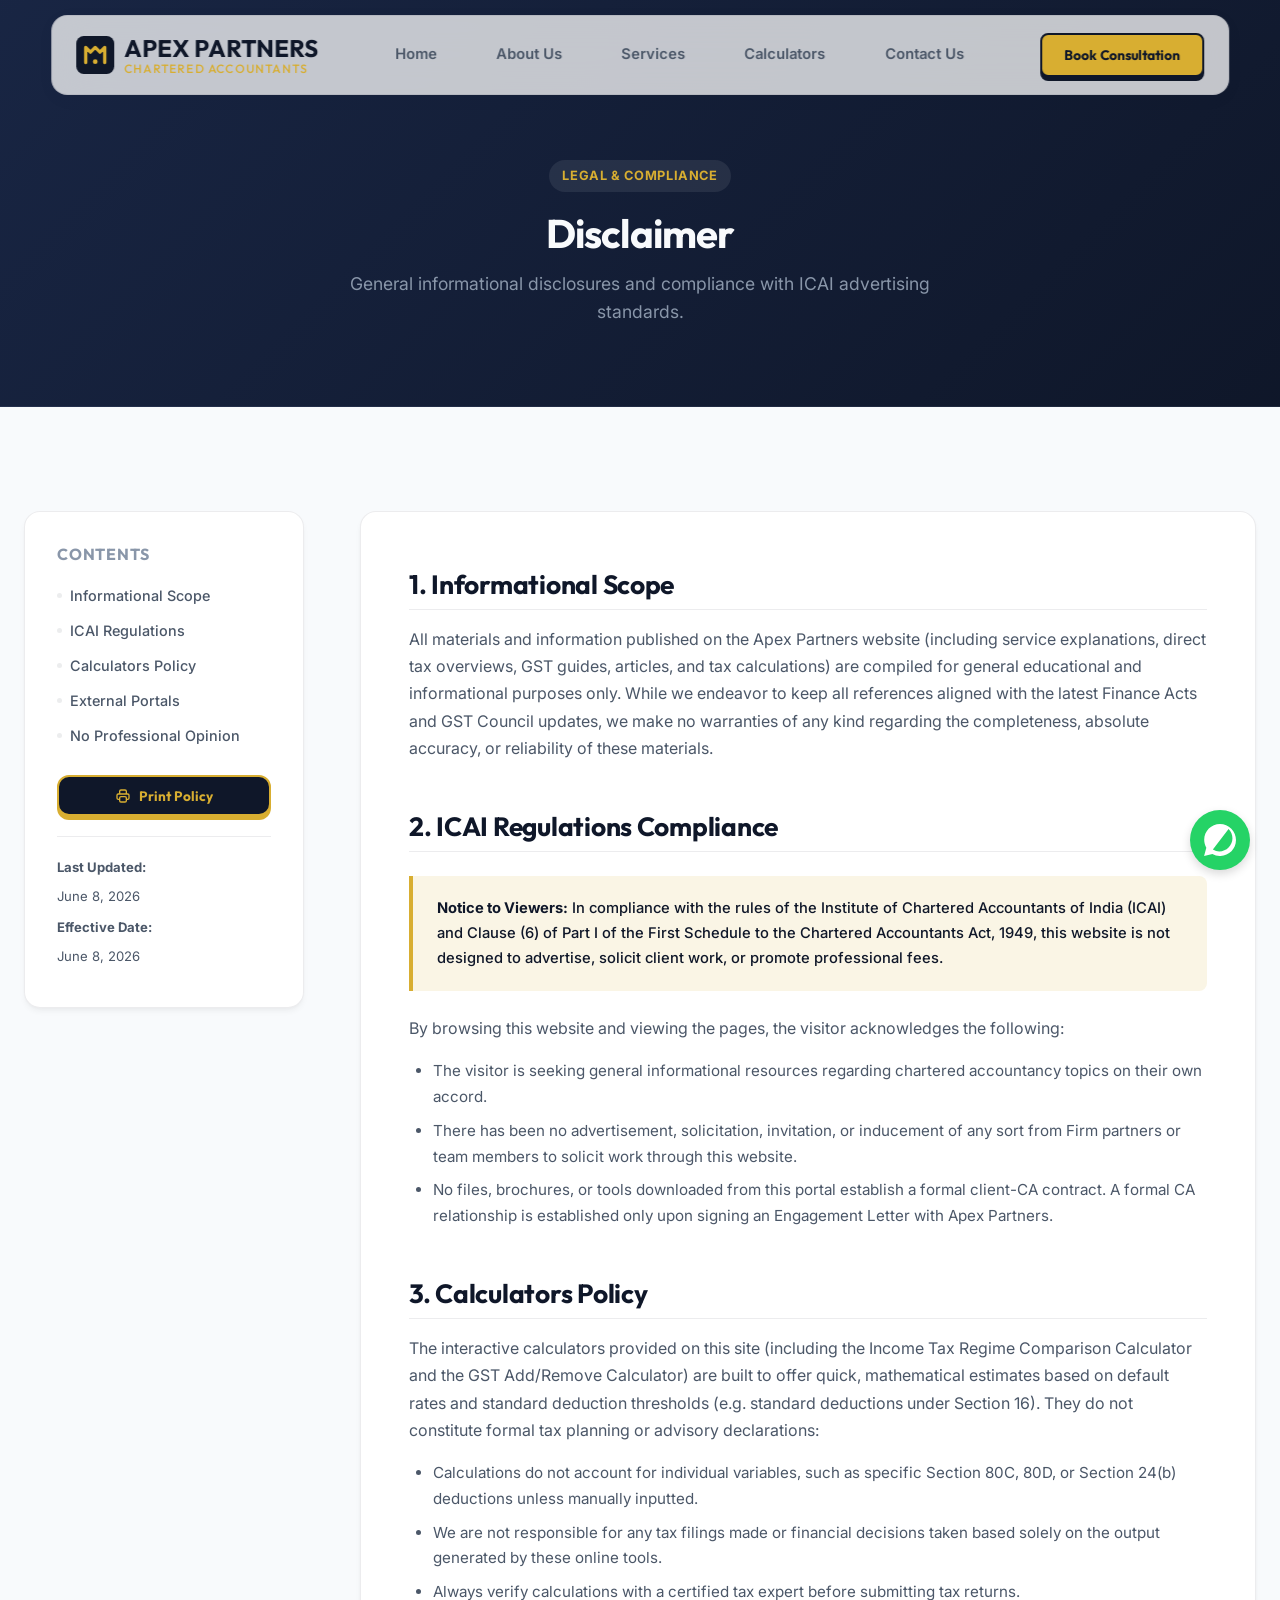
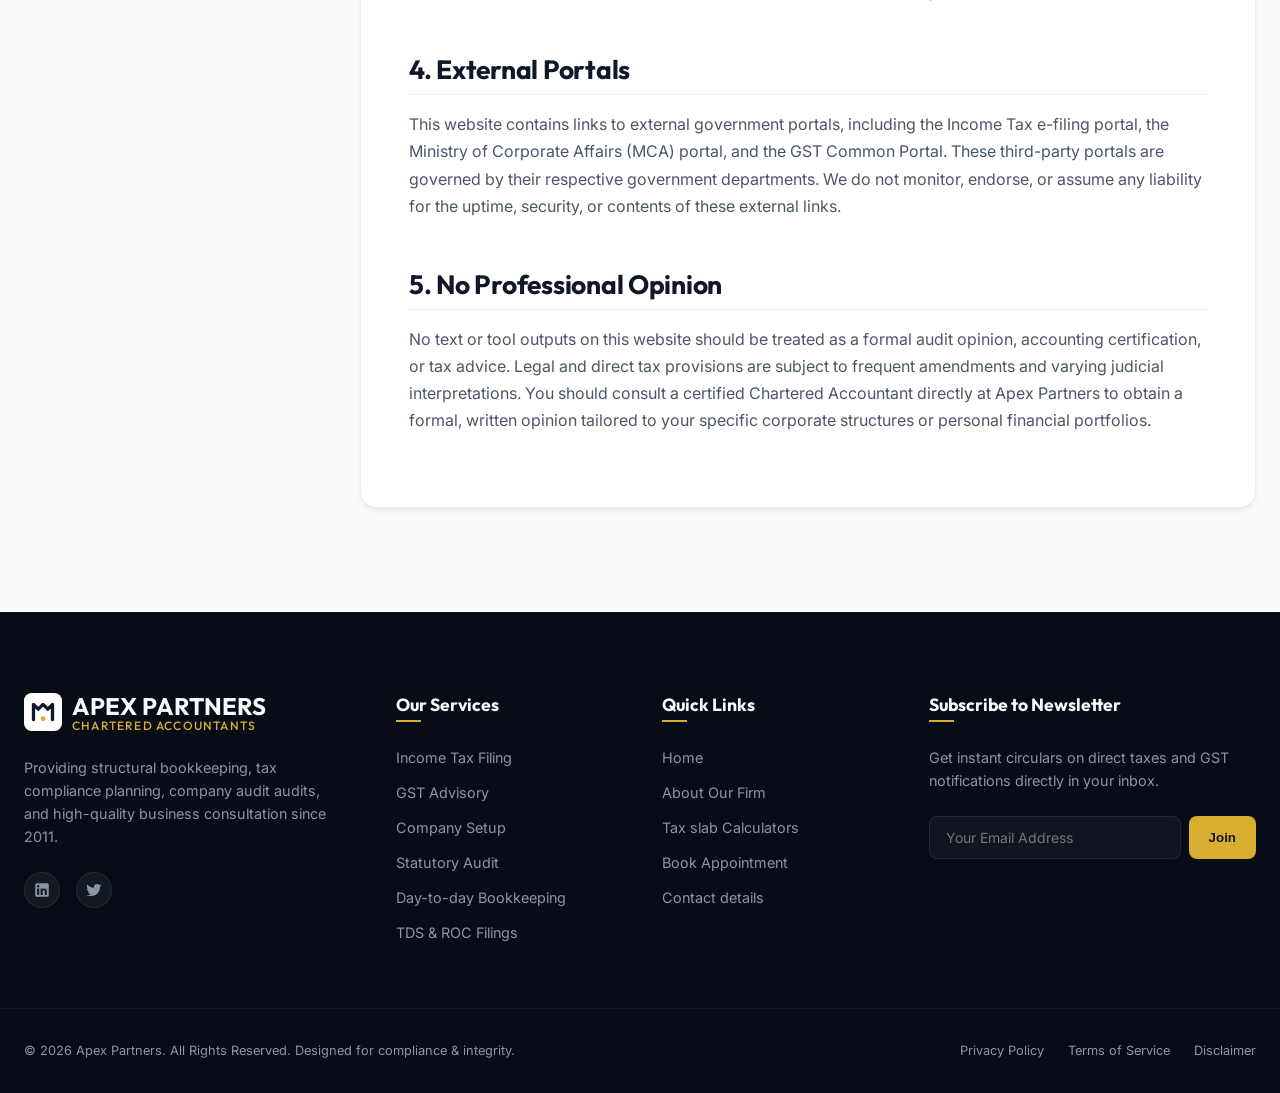
<file: disclaimer.html>
<!DOCTYPE html>
<html lang="en">
<head>
  <meta charset="UTF-8">
  <meta name="viewport" content="width=device-width, initial-scale=1.0">
  <meta name="description" content="Disclaimer policy for Apex Partners Chartered Accountants. ICAI compliance and general informational disclosures.">
  <title>Disclaimer | Apex Partners Chartered Accountants</title>
  <link rel="stylesheet" href="styles.css">
  <style>
    .legal-layout {
      display: grid;
      grid-template-columns: 280px 1fr;
      gap: 3.5rem;
      align-items: start;
    }

    .legal-sidebar {
      position: sticky;
      top: calc(var(--header-height) + 20px);
      background-color: var(--bg-white);
      border: 1px solid var(--border-color);
      border-radius: var(--border-radius-md);
      padding: 2rem;
      box-shadow: var(--shadow-sm);
    }

    .legal-sidebar h3 {
      font-size: 1rem;
      text-transform: uppercase;
      letter-spacing: 0.05em;
      color: var(--text-muted);
      margin-bottom: 1.25rem;
      font-weight: 700;
    }

    .legal-nav-list {
      display: flex;
      flex-direction: column;
      gap: 0.75rem;
      margin-bottom: 1.75rem;
    }

    .legal-nav-link {
      font-size: 0.9rem;
      color: var(--text-medium);
      font-weight: 500;
      transition: all var(--transition-fast);
      display: flex;
      align-items: center;
      gap: 8px;
    }

    .legal-nav-link::before {
      content: '';
      width: 5px;
      height: 5px;
      background-color: var(--border-color);
      border-radius: 50%;
      transition: all var(--transition-fast);
    }

    .legal-nav-link:hover {
      color: var(--accent-hover);
      transform: translateX(3px);
    }

    .legal-nav-link:hover::before {
      background-color: var(--accent);
    }

    .legal-meta {
      border-top: 1px solid var(--border-color);
      padding-top: 1.25rem;
      font-size: 0.82rem;
      color: var(--text-muted);
    }

    .legal-meta p {
      margin-bottom: 0.5rem;
    }

    .legal-content {
      background-color: var(--bg-white);
      border: 1px solid var(--border-color);
      border-radius: var(--border-radius-md);
      padding: 3.5rem 3rem;
      box-shadow: var(--shadow-sm);
      line-height: 1.7;
    }

    .legal-content section {
      margin-bottom: 3rem;
    }

    .legal-content section:last-child {
      margin-bottom: 0;
    }

    .legal-content h2 {
      font-size: 1.65rem;
      margin-bottom: 1rem;
      padding-bottom: 8px;
      border-bottom: 1px solid var(--border-color);
      color: var(--primary);
    }

    .legal-content p {
      color: var(--text-medium);
      margin-bottom: 1rem;
    }

    .legal-content ul {
      margin-bottom: 1.5rem;
      padding-left: 1.5rem;
      list-style-type: disc;
    }

    .legal-content li {
      color: var(--text-medium);
      margin-bottom: 0.5rem;
      font-size: 0.95rem;
    }

    .security-notice-box {
      background-color: var(--accent-light);
      border-left: 4px solid var(--accent);
      padding: 1.25rem 1.5rem;
      border-radius: 0 var(--border-radius-sm) var(--border-radius-sm) 0;
      margin: 1.5rem 0;
    }

    .security-notice-box p {
      color: var(--primary);
      font-weight: 500;
      font-size: 0.92rem;
      margin-bottom: 0;
    }

    /* Print utility styles */
    @media print {
      body {
        background-color: white !important;
        color: black !important;
      }
      .header, .footer, .legal-sidebar, .whatsapp-float, .subpage-hero {
        display: none !important;
      }
      .legal-layout {
        display: block !important;
      }
      .legal-content {
        border: none !important;
        box-shadow: none !important;
        padding: 0 !important;
      }
      .legal-content h2 {
        page-break-after: avoid;
      }
    }

    @media (max-width: 992px) {
      .legal-layout {
        grid-template-columns: 1fr;
        gap: 2.5rem;
      }
      .legal-sidebar {
        position: static;
        width: 100%;
      }
    }
    
    @media (max-width: 576px) {
      .legal-content {
        padding: 2rem 1.5rem;
      }
    }
  </style>
</head>
<body>
  <!-- --- PAGE PRELOADER --- -->
  <div id="page-loader" class="page-loader">
    <div class="newtons-cradle">
      <div class="newtons-cradle__dot"></div>
      <div class="newtons-cradle__dot"></div>
      <div class="newtons-cradle__dot"></div>
      <div class="newtons-cradle__dot"></div>
    </div>
  </div>

  <!-- --- HEADER / NAVIGATION --- -->
  <header class="header" id="header">
    <div class="container nav-container">
      <a href="index.html" class="logo" id="logo-link">
        <svg viewBox="0 0 40 40" fill="none" xmlns="http://www.w3.org/2000/svg">
          <rect width="40" height="40" rx="8" fill="var(--primary)" />
          <path d="M10 28V12L15 17L20 12L25 17L30 12V28" stroke="var(--accent)" stroke-width="3.5" stroke-linecap="round" stroke-linejoin="round" />
          <circle cx="20" cy="27" r="2.5" fill="var(--accent)" />
        </svg>
        <span>
          <strong>APEX PARTNERS</strong>
          <small>CHARTERED ACCOUNTANTS</small>
        </span>
      </a>

      <nav class="nav-menu" id="nav-menu">
        <a href="index.html" class="nav-link" id="link-home">Home</a>
        <a href="about.html" class="nav-link" id="link-about">About Us</a>
        <a href="services.html" class="nav-link" id="link-services">Services</a>
        <a href="calculators.html" class="nav-link" id="link-resources">Calculators</a>
        <a href="contact.html" class="nav-link" id="link-contact">Contact Us</a>
      </nav>

      <div class="nav-actions">
        <a href="booking.html" class="btn btn-primary" id="desktop-cta-btn">Book Consultation</a>
      </div>
      
      <button class="nav-toggle" id="nav-toggle" aria-label="Toggle Navigation">
        <svg width="24" height="24" viewBox="0 0 24 24" fill="none" stroke="currentColor" stroke-width="2" stroke-linecap="round" stroke-linejoin="round">
          <line x1="3" y1="12" x2="21" y2="12"></line>
          <line x1="3" y1="6" x2="21" y2="6"></line>
          <line x1="3" y1="18" x2="21" y2="18"></line>
        </svg>
      </button>
    </div>
  </header>

  <!-- --- SUBPAGE HERO --- -->
  <section class="subpage-hero">
    <div class="container">
      <span class="badge" style="background-color: rgba(255,255,255,0.08); color: var(--accent);">Legal & Compliance</span>
      <h1>Disclaimer</h1>
      <p>General informational disclosures and compliance with ICAI advertising standards.</p>
    </div>
  </section>

  <!-- --- LEGAL CONTENT --- -->
  <section class="section" style="background-color: var(--bg-light);">
    <div class="container legal-layout">
      
      <!-- Sidebar Navigation -->
      <aside class="legal-sidebar">
        <h3>Contents</h3>
        <nav class="legal-nav-list">
          <a href="#informational" class="legal-nav-link">Informational Scope</a>
          <a href="#icai" class="legal-nav-link">ICAI Regulations</a>
          <a href="#calculators" class="legal-nav-link">Calculators Policy</a>
          <a href="#external" class="legal-nav-link">External Portals</a>
          <a href="#opinion" class="legal-nav-link">No Professional Opinion</a>
        </nav>
        
        <button class="btn btn-secondary" onclick="window.print()" style="width: 100%; font-size: 0.85rem; padding: 0.6rem; margin-bottom: 1.25rem;">
          <svg width="16" height="16" fill="none" viewBox="0 0 24 24" stroke="currentColor" stroke-width="2">
            <path stroke-linecap="round" stroke-linejoin="round" d="M17 17h2a2 2 0 002-2v-4a2 2 0 00-2-2H5a2 2 0 00-2 2v4a2 2 0 002 2h2m2 4h6a2 2 0 002-2v-4a2 2 0 00-2-2H9a2 2 0 00-2 2v4a2 2 0 002 2zm8-12V5a2 2 0 00-2-2H9a2 2 0 00-2 2v4h10z" />
          </svg>
          Print Policy
        </button>
        
        <div class="legal-meta">
          <p><strong>Last Updated:</strong></p>
          <p>June 8, 2026</p>
          <p style="margin-top: 10px;"><strong>Effective Date:</strong></p>
          <p>June 8, 2026</p>
        </div>
      </aside>

      <!-- Document Content -->
      <main class="legal-content">
        
        <section id="informational">
          <h2>1. Informational Scope</h2>
          <p>All materials and information published on the Apex Partners website (including service explanations, direct tax overviews, GST guides, articles, and tax calculations) are compiled for general educational and informational purposes only. While we endeavor to keep all references aligned with the latest Finance Acts and GST Council updates, we make no warranties of any kind regarding the completeness, absolute accuracy, or reliability of these materials.</p>
        </section>

        <section id="icai">
          <h2>2. ICAI Regulations Compliance</h2>
          <div class="security-notice-box">
            <p><strong>Notice to Viewers:</strong> In compliance with the rules of the Institute of Chartered Accountants of India (ICAI) and Clause (6) of Part I of the First Schedule to the Chartered Accountants Act, 1949, this website is not designed to advertise, solicit client work, or promote professional fees.</p>
          </div>
          <p>By browsing this website and viewing the pages, the visitor acknowledges the following:</p>
          <ul>
            <li>The visitor is seeking general informational resources regarding chartered accountancy topics on their own accord.</li>
            <li>There has been no advertisement, solicitation, invitation, or inducement of any sort from Firm partners or team members to solicit work through this website.</li>
            <li>No files, brochures, or tools downloaded from this portal establish a formal client-CA contract. A formal CA relationship is established only upon signing an Engagement Letter with Apex Partners.</li>
          </ul>
        </section>

        <section id="calculators">
          <h2>3. Calculators Policy</h2>
          <p>The interactive calculators provided on this site (including the Income Tax Regime Comparison Calculator and the GST Add/Remove Calculator) are built to offer quick, mathematical estimates based on default rates and standard deduction thresholds (e.g. standard deductions under Section 16). They do not constitute formal tax planning or advisory declarations:</p>
          <ul>
            <li>Calculations do not account for individual variables, such as specific Section 80C, 80D, or Section 24(b) deductions unless manually inputted.</li>
            <li>We are not responsible for any tax filings made or financial decisions taken based solely on the output generated by these online tools.</li>
            <li>Always verify calculations with a certified tax expert before submitting tax returns.</li>
          </ul>
        </section>

        <section id="external">
          <h2>4. External Portals</h2>
          <p>This website contains links to external government portals, including the Income Tax e-filing portal, the Ministry of Corporate Affairs (MCA) portal, and the GST Common Portal. These third-party portals are governed by their respective government departments. We do not monitor, endorse, or assume any liability for the uptime, security, or contents of these external links.</p>
        </section>

        <section id="opinion">
          <h2>5. No Professional Opinion</h2>
          <p>No text or tool outputs on this website should be treated as a formal audit opinion, accounting certification, or tax advice. Legal and direct tax provisions are subject to frequent amendments and varying judicial interpretations. You should consult a certified Chartered Accountant directly at Apex Partners to obtain a formal, written opinion tailored to your specific corporate structures or personal financial portfolios.</p>
        </section>

      </main>

    </div>
  </section>

  <!-- --- FOOTER --- -->
  <footer class="footer">
    <div class="container footer-grid">
      <div class="footer-col">
        <a href="index.html" class="logo" style="margin-bottom: 1.5rem;" id="footer-logo-link">
          <svg viewBox="0 0 40 40" fill="none" xmlns="http://www.w3.org/2000/svg">
            <rect width="40" height="40" rx="8" fill="var(--bg-white)" />
            <path d="M10 28V12L15 17L20 12L25 17L30 12V28" stroke="var(--primary)" stroke-width="3.5" stroke-linecap="round" stroke-linejoin="round" />
            <circle cx="20" cy="27" r="2.5" fill="var(--accent)" />
          </svg>
          <span style="color: var(--text-light)">
            <strong>APEX PARTNERS</strong>
            <small>CHARTERED ACCOUNTANTS</small>
          </span>
        </a>
        <p>Providing structural bookkeeping, tax compliance planning, company audit audits, and high-quality business consultation since 2011.</p>
        <div class="footer-socials">
          <a href="#" class="footer-social-btn" aria-label="LinkedIn">
            <svg width="18" height="18" fill="currentColor" viewBox="0 0 24 24"><path d="M19 3a2 2 0 0 1 2 2v14a2 2 0 0 1-2 2H5a2 2 0 0 1-2-2V5a2 2 0 0 1 2-2h14m-.5 15.5v-5.3a3.26 3.26 0 0 0-3.26-3.26c-.85 0-1.84.52-2.32 1.3v-1.11h-2.79v8.37h2.79v-4.93c0-.77.62-1.4 1.39-1.4a1.4 1.4 0 0 1 1.4 1.4v4.93h2.79M6.88 8.56a1.68 1.68 0 0 0 1.68-1.68c0-.93-.75-1.69-1.68-1.69a1.69 1.69 0 0 0-1.69 1.69c0 .93.76 1.68 1.69 1.68m1.39 9.94v-8.37H5.5v8.37h2.77z"/></svg>
          </a>
          <a href="#" class="footer-social-btn" aria-label="Twitter">
            <svg width="18" height="18" fill="currentColor" viewBox="0 0 24 24"><path d="M22.46 6c-.77.35-1.6.58-2.46.69.88-.53 1.56-1.37 1.88-2.38-.83.5-1.75.85-2.72 1.05C18.37 4.5 17.26 4 16 4c-2.35 0-4.27 1.92-4.27 4.29 0 .34.04.67.11.98C8.28 9.09 5.11 7.38 3 4.79c-.37.63-.58 1.37-.58 2.15 0 1.49.75 2.81 1.91 3.56-.7 0-1.37-.2-1.95-.53v.05c0 2.08 1.48 3.82 3.44 4.21a4.22 4.22 0 0 1-1.93.07 4.28 4.28 0 0 0 4 2.98 8.52 8.52 0 0 1-5.3 1.83 8.4 8.4 0 0 1-1-.06A12.08 12.08 0 0 0 8.29 20c7.55 0 11.68-6.26 11.68-11.68 0-.18 0-.35-.01-.53.8-.58 1.5-1.3 2.05-2.12H22.46z"/></svg>
          </a>
        </div>
      </div>
      
      <div class="footer-col">
        <h4>Our Services</h4>
        <div class="footer-links">
          <a href="services.html">Income Tax Filing</a>
          <a href="services.html">GST Advisory</a>
          <a href="services.html">Company Setup</a>
          <a href="services.html">Statutory Audit</a>
          <a href="services.html">Day-to-day Bookkeeping</a>
          <a href="services.html">TDS & ROC Filings</a>
        </div>
      </div>

      <div class="footer-col">
        <h4>Quick Links</h4>
        <div class="footer-links">
          <a href="index.html">Home</a>
          <a href="about.html">About Our Firm</a>
          <a href="calculators.html">Tax slab Calculators</a>
          <a href="booking.html">Book Appointment</a>
          <a href="contact.html">Contact details</a>
        </div>
      </div>

      <div class="footer-col">
        <h4>Subscribe to Newsletter</h4>
        <p>Get instant circulars on direct taxes and GST notifications directly in your inbox.</p>
        <form class="footer-newsletter-form" onsubmit="return false;" id="newsletter-form">
          <input type="email" class="footer-newsletter-input" placeholder="Your Email Address" required id="newsletter-email">
          <button type="submit" class="footer-newsletter-btn" id="newsletter-btn">Join</button>
        </form>
      </div>
    </div>
    
    <div class="container footer-bottom">
      <p>&copy; 2026 Apex Partners. All Rights Reserved. Designed for compliance & integrity.</p>
      <div class="footer-legal-links">
        <a href="privacy.html">Privacy Policy</a>
        <a href="terms.html">Terms of Service</a>
        <a href="disclaimer.html">Disclaimer</a>
      </div>
    </div>
  </footer>

  <!-- --- WHATSAPP CHAT FLOAT BUTTON --- -->
  <a href="https://wa.me/919876543210" class="whatsapp-float" target="_blank" aria-label="Chat on WhatsApp" id="whatsapp-btn">
    <svg viewBox="0 0 24 24" fill="currentColor">
      <path d="M.057 24l1.687-6.163c-1.041-1.804-1.588-3.849-1.587-5.946C.06 5.348 5.397.01 12.008.01c3.202.001 6.212 1.246 8.477 3.514 2.266 2.268 3.507 5.28 3.505 8.484-.004 6.657-5.34 11.997-11.953 11.997-2.005-.001-3.973-.502-5.731-1.456L0 24zm6.59-4.846c1.6.95 3.188 1.449 4.825 1.451 5.436 0 9.86-4.42 9.864-9.864.002-2.637-1.03-5.114-2.905-6.99C16.258 1.875 13.784 1.84c-5.437 0-9.862 4.42-9.866 9.863-.001 1.702.463 3.361 1.34 4.8l-.996 3.633 3.72-.975zm13.123-7.042c-.302-.15-1.78-.879-2.056-.979-.275-.1-.476-.15-.676.15-.2.3-.777.979-.952 1.179-.175.2-.35.225-.652.075-.302-.15-1.276-.47-2.43-1.499-.898-.8-1.503-1.79-1.679-2.09-.175-.3-.019-.462.13-.611.135-.135.302-.35.454-.525.151-.175.202-.3.302-.5.1-.2.05-.375-.025-.525-.075-.15-.676-1.628-.926-2.228-.243-.584-.489-.505-.676-.515-.175-.01-.375-.01-.575-.01-.2 0-.526.075-.802.375-.275.3-1.053 1.028-1.053 2.507s1.077 2.903 1.227 3.102c.15.2 2.119 3.235 5.132 4.532.716.309 1.275.493 1.71.632.72.228 1.375.196 1.893.118.577-.087 1.78-.727 2.03-1.428.25-.7.25-1.3.175-1.428-.075-.125-.275-.2-.577-.35z"/>
    </svg>
  </a>

  <script src="app.js"></script>
</body>
</html>
</file>
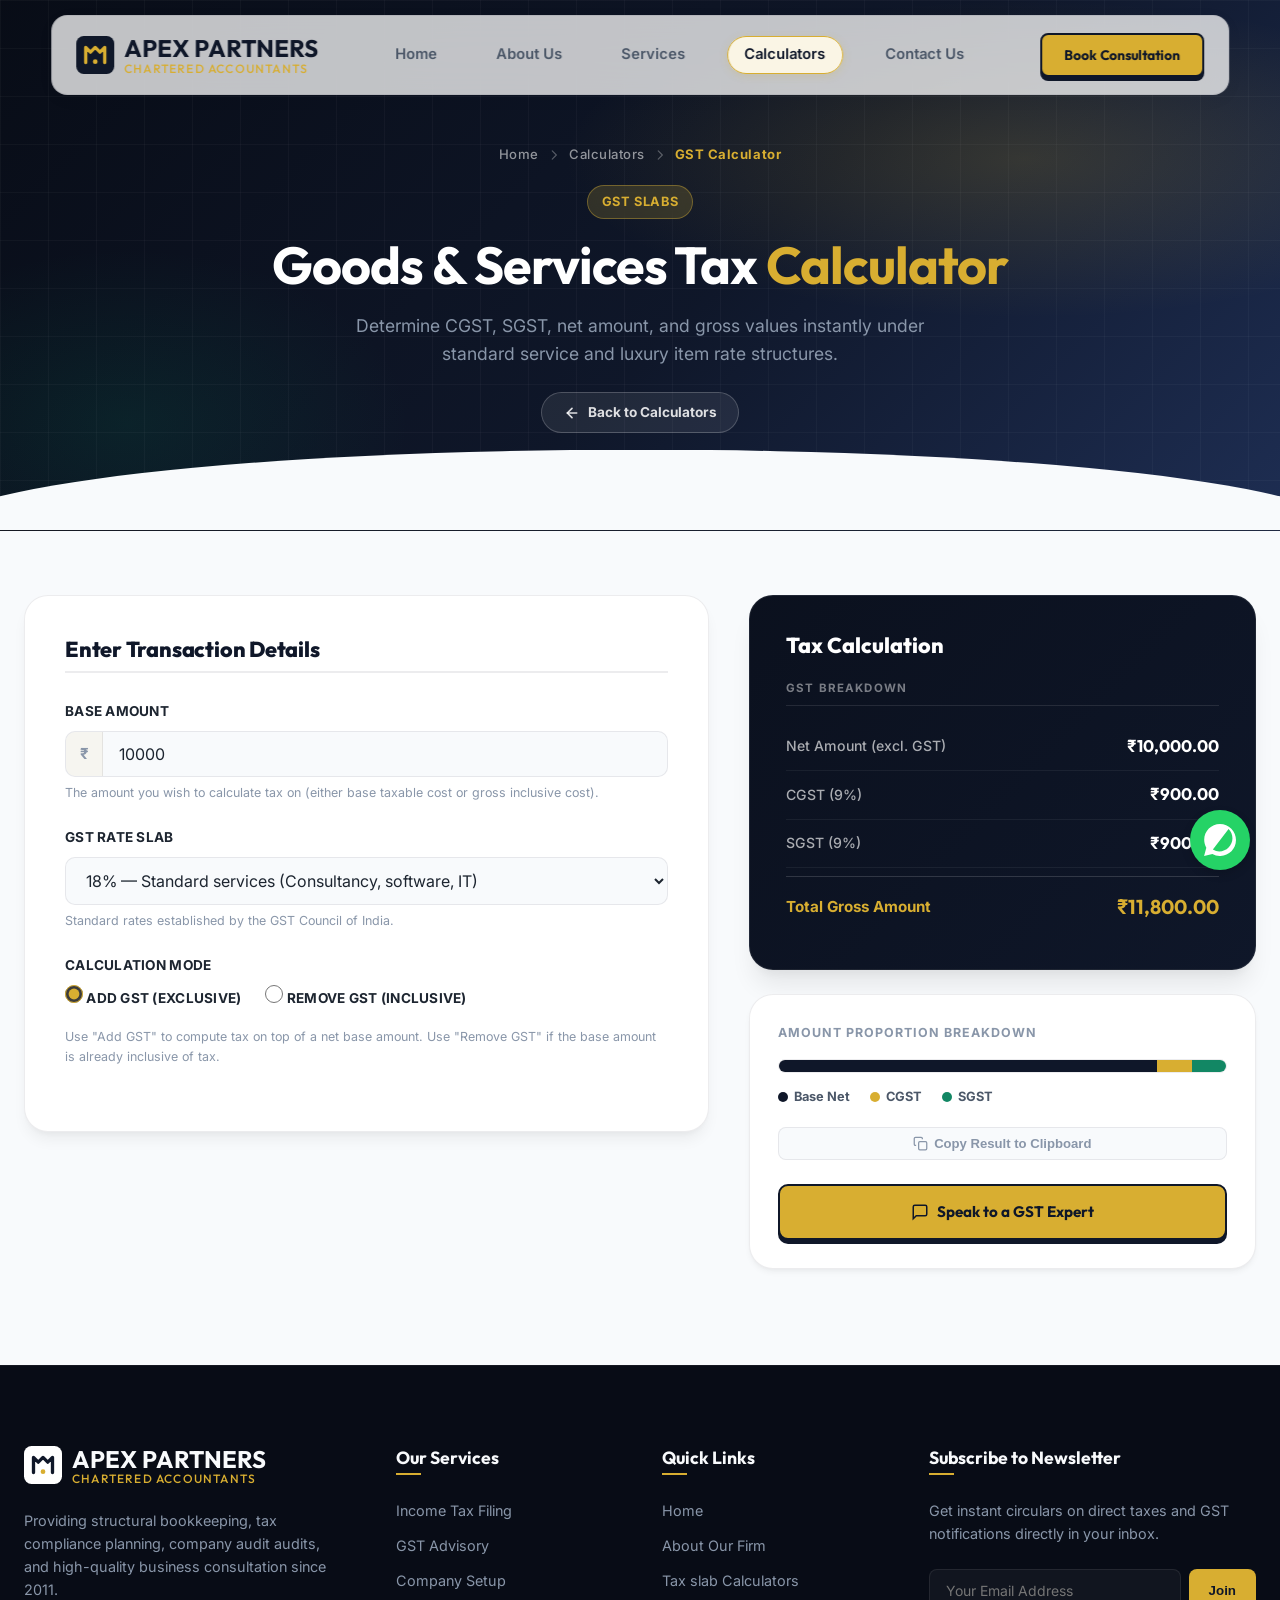
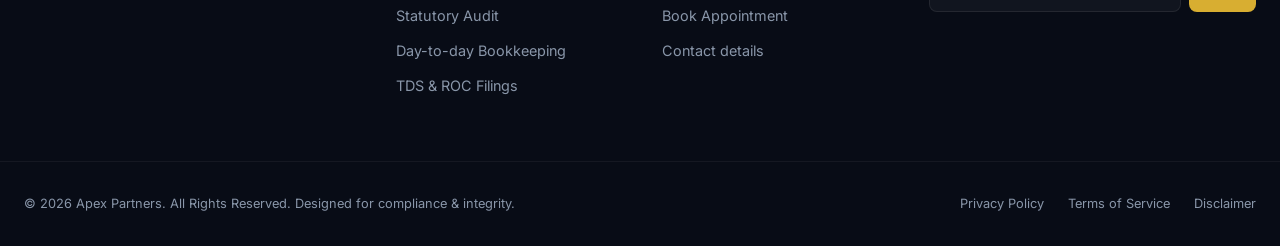
<file: gst-calculator.html>
<!DOCTYPE html>
<html lang="en">
<head>
  <meta charset="UTF-8">
  <meta name="viewport" content="width=device-width, initial-scale=1.0">
  <meta name="description" content="Calculate CGST, SGST, and total gross/net amounts instantly with our free interactive GST Calculator. Supports add and remove modes.">
  <title>GST Calculator (Add &amp; Remove GST) | Apex Partners</title>
  <link rel="stylesheet" href="styles.css">
  <style>
    /* =====================================================
       GST CALCULATOR PAGE — SPECIFIC STYLES
       ===================================================== */
    .subpage-hero {
      position: relative;
      background: linear-gradient(135deg, var(--primary-dark) 0%, var(--primary) 55%, hsl(222,47%,22%) 100%);
      padding: 9rem 0 6rem;
      overflow: hidden;
      text-align: center;
    }
    .subpage-hero::before {
      content: '';
      position: absolute;
      inset: 0;
      background:
        radial-gradient(ellipse 60% 50% at 80% 30%, rgba(212,175,55,0.18) 0%, transparent 60%),
        radial-gradient(ellipse 40% 60% at 10% 80%, rgba(5,150,105,0.12) 0%, transparent 55%);
      pointer-events: none;
    }
    .subpage-hero::after {
      content: '';
      position: absolute;
      bottom: 0;
      left: 0;
      width: 100%;
      height: 80px;
      background: var(--bg-light);
      clip-path: ellipse(55% 100% at 50% 100%);
      pointer-events: none;
    }
    .hero-mesh {
      position: absolute;
      inset: 0;
      background-image:
        linear-gradient(rgba(255,255,255,0.03) 1px, transparent 1px),
        linear-gradient(90deg, rgba(255,255,255,0.03) 1px, transparent 1px);
      background-size: 48px 48px;
      pointer-events: none;
    }
    .hero-inner {
      position: relative;
      z-index: 2;
    }
    .hero-breadcrumb {
      display: flex;
      align-items: center;
      justify-content: center;
      gap: 8px;
      font-size: 0.82rem;
      font-weight: 500;
      color: rgba(255,255,255,0.5);
      margin-bottom: 1.25rem;
      letter-spacing: 0.04em;
    }
    .hero-breadcrumb a {
      color: rgba(255,255,255,0.55);
      transition: color var(--transition-fast);
    }
    .hero-breadcrumb a:hover { color: var(--accent); }
    .hero-breadcrumb span { color: var(--accent); font-weight: 700; }
    .hero-breadcrumb svg {
      width: 14px;
      height: 14px;
      color: rgba(255,255,255,0.3);
    }
    .subpage-hero .badge {
      background: rgba(212,175,55,0.18);
      border: 1px solid rgba(212,175,55,0.4);
      color: var(--accent);
      backdrop-filter: blur(8px);
    }
    .subpage-hero h1 {
      color: #fff;
      font-size: clamp(2rem, 5vw, 3.25rem);
      line-height: 1.18;
      margin-bottom: 1rem;
      max-width: 750px;
      margin-left: auto;
      margin-right: auto;
    }
    .subpage-hero h1 em {
      font-style: normal;
      color: var(--accent);
    }
    .back-btn {
      display: inline-flex;
      align-items: center;
      gap: 8px;
      padding: 0.55rem 1.35rem;
      background: rgba(255, 255, 255, 0.08);
      border: 1px solid rgba(255, 255, 255, 0.2);
      border-radius: 50px;
      font-size: 0.85rem;
      font-weight: 700;
      color: rgba(255, 255, 255, 0.85);
      text-decoration: none;
      transition: all var(--transition-fast);
      backdrop-filter: blur(8px);
    }
    .back-btn:hover {
      background: var(--accent);
      color: var(--primary);
      border-color: var(--accent);
      transform: translateX(-4px);
    }
    .back-btn svg {
      width: 16px;
      height: 16px;
    }

    /* Layout Structure */
    .calc-layout-container {
      padding: 4rem 0 6rem;
      background: var(--bg-light);
    }
    .calc-split-grid {
      display: grid;
      grid-template-columns: 1.15fr 0.85fr;
      gap: 2.5rem;
      align-items: start;
    }
    @media (max-width: 992px) {
      .calc-split-grid {
        grid-template-columns: 1fr;
      }
    }
    .calc-form-card {
      background: var(--bg-white);
      padding: 2.5rem;
      border-radius: var(--border-radius-lg);
      border: 1px solid var(--border-color);
      box-shadow: var(--shadow-md);
    }
    .calc-form-title {
      font-size: 1.35rem;
      font-weight: 800;
      color: var(--primary);
      margin-bottom: 1.75rem;
      border-bottom: 2px solid var(--border-color);
      padding-bottom: 0.5rem;
    }

    /* Form Elements */
    .inp-group {
      margin-bottom: 1.5rem;
    }
    .inp-group label {
      display: block;
      font-size: 0.85rem;
      font-weight: 700;
      color: var(--text-dark);
      margin-bottom: 0.5rem;
      letter-spacing: 0.02em;
      text-transform: uppercase;
    }
    .inp-wrap {
      display: flex;
      align-items: center;
      border: 1.5px solid var(--border-color);
      border-radius: 10px;
      background: var(--bg-light);
      transition: border-color var(--transition-fast), box-shadow var(--transition-fast);
      overflow: hidden;
    }
    .inp-wrap:focus-within {
      border-color: var(--accent);
      box-shadow: 0 0 0 3px rgba(212,175,55,0.12);
    }
    .inp-prefix {
      padding: 0 0.85rem;
      font-weight: 700;
      font-size: 0.95rem;
      color: var(--text-muted);
      background: rgba(212,175,55,0.06);
      border-right: 1.5px solid var(--border-color);
      line-height: 1;
      align-self: stretch;
      display: flex;
      align-items: center;
    }
    .inp-wrap input,
    .inp-wrap select {
      flex: 1;
      border: none;
      outline: none;
      background: transparent;
      padding: 0.75rem 1rem;
      font-family: var(--font-body);
      font-size: 1rem;
      color: var(--text-dark);
      width: 100%;
    }
    .inp-wrap select {
      cursor: pointer;
    }
    .inp-help {
      font-size: 0.78rem;
      color: var(--text-muted);
      margin-top: 0.4rem;
    }

    /* Radio Group */
    .radio-group {
      display: flex;
      gap: 1.5rem;
      margin-top: 0.5rem;
    }
    .radio-label {
      display: inline-flex;
      align-items: center;
      gap: 8px;
      font-size: 0.95rem;
      font-weight: 600;
      color: var(--text-medium);
      cursor: pointer;
    }
    .radio-label input[type="radio"] {
      accent-color: var(--accent);
      width: 18px;
      height: 18px;
      cursor: pointer;
    }

    /* Sidebar results panel */
    .calc-sidebar-sticky {
      position: sticky;
      top: 100px;
      z-index: 10;
    }
    .calc-results-card {
      background: linear-gradient(135deg, hsl(222,47%,8%) 0%, var(--primary) 100%);
      color: var(--text-light);
      padding: 2.25rem;
      border-radius: var(--border-radius-lg);
      box-shadow: var(--shadow-lg);
      border: 1px solid rgba(255, 255, 255, 0.08);
      margin-bottom: 1.5rem;
    }
    .calc-results-card h3 {
      font-size: 1.35rem;
      font-weight: 800;
      color: #fff;
      margin-bottom: 1.25rem;
    }
    .results-title {
      font-size: 0.72rem;
      font-weight: 700;
      letter-spacing: 0.1em;
      text-transform: uppercase;
      color: rgba(255,255,255,0.45);
      border-bottom: 1px solid rgba(255,255,255,0.1);
      padding-bottom: 0.5rem;
      margin-bottom: 1rem;
    }
    .result-row {
      display: flex;
      justify-content: space-between;
      align-items: center;
      padding: 0.65rem 0;
      border-bottom: 1px solid rgba(255,255,255,0.06);
    }
    .result-row:last-child { border-bottom: none; }
    .result-row .r-label {
      font-size: 0.88rem;
      color: rgba(255,255,255,0.65);
      font-weight: 500;
    }
    .result-row .r-value {
      font-family: var(--font-heading);
      font-size: 1.05rem;
      font-weight: 700;
      color: #fff;
    }
    .result-row.total {
      margin-top: 0.5rem;
      padding-top: 0.85rem;
      border-top: 1.5px solid rgba(255,255,255,0.15);
    }
    .result-row.total .r-label {
      color: var(--accent);
      font-weight: 700;
      font-size: 0.95rem;
    }
    .result-row.total .r-value {
      color: var(--accent);
      font-size: 1.25rem;
    }

    /* Breakdown Visuals */
    .comparison-box {
      background: var(--bg-white);
      border-radius: var(--border-radius-lg);
      border: 1px solid var(--border-color);
      padding: 1.75rem;
      box-shadow: var(--shadow-sm);
    }
    .comparison-title {
      font-size: 0.78rem;
      font-weight: 700;
      text-transform: uppercase;
      letter-spacing: 0.08em;
      color: var(--text-muted);
      margin-bottom: 1rem;
    }
    .gst-breakdown-pill {
      display: flex;
      height: 14px;
      border-radius: 50px;
      overflow: hidden;
      margin-top: 1rem;
      border: 1px solid var(--border-color);
    }
    .pill-segment {
      height: 100%;
      transition: width 0.5s ease;
    }
    .pill-segment.base { background: var(--primary); }
    .pill-segment.cgst { background: var(--accent); }
    .pill-segment.sgst { background: var(--secondary); }

    .pill-legend {
      display: flex;
      gap: 1.25rem;
      margin-top: 0.85rem;
      flex-wrap: wrap;
    }
    .legend-item {
      display: flex;
      align-items: center;
      gap: 6px;
      font-size: 0.8rem;
      font-weight: 700;
      color: var(--text-medium);
    }
    .legend-dot {
      width: 10px;
      height: 10px;
      border-radius: 50%;
      flex-shrink: 0;
    }
    .legend-dot.base { background: var(--primary); }
    .legend-dot.cgst { background: var(--accent); }
    .legend-dot.sgst { background: var(--secondary); }

    /* Action buttons */
    .action-btn-hub {
      display: flex;
      align-items: center;
      justify-content: center;
      gap: 8px;
      width: 100%;
      padding: 0.85rem;
      border-radius: 10px;
      font-family: var(--font-heading);
      font-weight: 700;
      font-size: 0.95rem;
      background: var(--accent);
      color: var(--primary);
      border: 2px solid var(--primary);
      box-shadow: 0 4px 0 0 var(--primary);
      cursor: pointer;
      transition: all var(--transition-fast);
      text-decoration: none;
      margin-top: 1.5rem;
      border-style: solid;
    }
    .action-btn-hub:hover {
      background: var(--primary);
      color: var(--accent);
      border-color: var(--accent);
      box-shadow: 0 4px 0 0 var(--accent);
      transform: translateY(-2px);
    }
    .action-btn-hub svg { width: 18px; height: 18px; }

    .copy-btn {
      display: inline-flex;
      align-items: center;
      gap: 6px;
      font-size: 0.82rem;
      font-weight: 700;
      color: var(--text-muted);
      background: var(--bg-light);
      border: 1.5px solid var(--border-color);
      border-radius: 8px;
      padding: 0.5rem 1rem;
      cursor: pointer;
      margin-top: 1.25rem;
      transition: all var(--transition-fast);
      width: 100%;
      justify-content: center;
    }
    .copy-btn:hover {
      border-color: var(--accent);
      color: var(--accent);
      background: var(--accent-light);
    }
    .copy-btn svg { width: 15px; height: 15px; }
    .copy-btn.copied {
      border-color: var(--secondary);
      color: var(--secondary);
      background: hsl(162, 76%, 96%);
    }
  </style>
</head>
<body>
  <!-- --- PAGE PRELOADER --- -->
  <div id="page-loader" class="page-loader">
    <div class="newtons-cradle">
      <div class="newtons-cradle__dot"></div>
      <div class="newtons-cradle__dot"></div>
      <div class="newtons-cradle__dot"></div>
      <div class="newtons-cradle__dot"></div>
    </div>
  </div>

  <!-- --- HEADER / NAVIGATION --- -->
  <header class="header" id="header">
    <div class="container nav-container">
      <a href="index.html" class="logo" id="logo-link">
        <svg viewBox="0 0 40 40" fill="none" xmlns="http://www.w3.org/2000/svg">
          <rect width="40" height="40" rx="8" fill="var(--primary)" />
          <path d="M10 28V12L15 17L20 12L25 17L30 12V28" stroke="var(--accent)" stroke-width="3.5" stroke-linecap="round" stroke-linejoin="round" />
          <circle cx="20" cy="27" r="2.5" fill="var(--accent)" />
        </svg>
        <span>
          <strong>APEX PARTNERS</strong>
          <small>CHARTERED ACCOUNTANTS</small>
        </span>
      </a>

      <nav class="nav-menu" id="nav-menu">
        <a href="index.html" class="nav-link" id="link-home">Home</a>
        <a href="about.html" class="nav-link" id="link-about">About Us</a>
        <a href="services.html" class="nav-link" id="link-services">Services</a>
        <a href="calculators.html" class="nav-link active" id="link-resources">Calculators</a>
        <a href="contact.html" class="nav-link" id="link-contact">Contact Us</a>
      </nav>

      <div class="nav-actions">
        <a href="booking.html" class="btn btn-primary" id="desktop-cta-btn">Book Consultation</a>
      </div>
      
      <button class="nav-toggle" id="nav-toggle" aria-label="Toggle Navigation">
        <svg width="24" height="24" viewBox="0 0 24 24" fill="none" stroke="currentColor" stroke-width="2" stroke-linecap="round" stroke-linejoin="round">
          <line x1="3" y1="12" x2="21" y2="12"></line>
          <line x1="3" y1="6" x2="21" y2="6"></line>
          <line x1="3" y1="18" x2="21" y2="18"></line>
        </svg>
      </button>
    </div>
  </header>

  <!-- --- SUBPAGE HERO --- -->
  <section class="subpage-hero">
    <div class="hero-mesh"></div>
    <div class="container hero-inner">
      <nav class="hero-breadcrumb reveal reveal-up" aria-label="Breadcrumb">
        <a href="index.html">Home</a>
        <svg viewBox="0 0 24 24" fill="none" stroke="currentColor" stroke-width="2"><path stroke-linecap="round" stroke-linejoin="round" d="M9 5l7 7-7 7"/></svg>
        <a href="calculators.html">Calculators</a>
        <svg viewBox="0 0 24 24" fill="none" stroke="currentColor" stroke-width="2"><path stroke-linecap="round" stroke-linejoin="round" d="M9 5l7 7-7 7"/></svg>
        <span>GST Calculator</span>
      </nav>
      <span class="badge reveal reveal-up delay-1">GST Slabs</span>
      <h1 class="reveal reveal-up delay-2">
        Goods &amp; Services Tax <em>Calculator</em>
      </h1>
      <p class="hero-animated-subtitle reveal reveal-up delay-3">
        Determine CGST, SGST, net amount, and gross values instantly under standard service and luxury item rate structures.
      </p>
      <div class="reveal reveal-up delay-4" style="margin-top: 1.5rem;">
        <a href="calculators.html" class="back-btn">
          <svg viewBox="0 0 24 24" fill="none" stroke="currentColor" stroke-width="2.5" stroke-linecap="round" stroke-linejoin="round"><line x1="19" y1="12" x2="5" y2="12"></line><polyline points="12 19 5 12 12 5"></polyline></svg>
          Back to Calculators
        </a>
      </div>
    </div>
  </section>

  <!-- --- MAIN CALCULATOR GRID --- -->
  <section class="calc-layout-container">
    <div class="container">
      <div class="calc-split-grid">
        
        <!-- Left: Inputs Form -->
        <div class="calc-form-card reveal reveal-up">
          <h2 class="calc-form-title">Enter Transaction Details</h2>

          <div class="inp-group">
            <label for="gst-amount">Base Amount</label>
            <div class="inp-wrap">
              <span class="inp-prefix">₹</span>
              <input type="number" id="gst-amount" value="10000" min="0" placeholder="e.g. 10000" oninput="calcGST()">
            </div>
            <p class="inp-help">The amount you wish to calculate tax on (either base taxable cost or gross inclusive cost).</p>
          </div>

          <div class="inp-group">
            <label for="gst-rate">GST Rate Slab</label>
            <div class="inp-wrap">
              <select id="gst-rate" onchange="calcGST()">
                <option value="5">5% — Essential items (Food, primary goods)</option>
                <option value="12">12% — Standard goods (Electronics, packaged goods)</option>
                <option value="18" selected>18% — Standard services (Consultancy, software, IT)</option>
                <option value="28">28% — Luxury goods (Vehicles, premium items)</option>
              </select>
            </div>
            <p class="inp-help">Standard rates established by the GST Council of India.</p>
          </div>

          <div class="inp-group">
            <label>Calculation Mode</label>
            <div class="radio-group">
              <label class="radio-label">
                <input type="radio" name="gst-mode" value="add" checked onchange="calcGST()"> 
                Add GST (Exclusive)
              </label>
              <label class="radio-label">
                <input type="radio" name="gst-mode" value="remove" onchange="calcGST()"> 
                Remove GST (Inclusive)
              </label>
            </div>
            <p class="inp-help" style="margin-top: 0.6rem;">Use "Add GST" to compute tax on top of a net base amount. Use "Remove GST" if the base amount is already inclusive of tax.</p>
          </div>

        </div>

        <!-- Right: Results Sidebar -->
        <div class="calc-sidebar-sticky reveal reveal-up delay-1">
          
          <!-- Live Breakdown Card -->
          <div class="calc-results-card">
            <h3>Tax Calculation</h3>
            <div class="results-title">GST Breakdown</div>
            <div class="result-row">
              <span class="r-label">Net Amount (excl. GST)</span>
              <span class="r-value" id="gst-net">₹10,000.00</span>
            </div>
            <div class="result-row">
              <span class="r-label">CGST (<span id="gst-cgst-pct">9</span>%)</span>
              <span class="r-value" id="gst-cgst">₹900.00</span>
            </div>
            <div class="result-row">
              <span class="r-label">SGST (<span id="gst-sgst-pct">9</span>%)</span>
              <span class="r-value" id="gst-sgst">₹900.00</span>
            </div>
            <div class="result-row total">
              <span class="r-label">Total Gross Amount</span>
              <span class="r-value" id="gst-total">₹11,800.00</span>
            </div>
          </div>

          <!-- Visual Pill & Share/Copy Box -->
          <div class="comparison-box">
            <div class="comparison-title">Amount Proportion Breakdown</div>
            
            <div class="gst-breakdown-pill" id="gst-pill" aria-hidden="true">
              <div class="pill-segment base" id="pill-base" style="width:84.7%"></div>
              <div class="pill-segment cgst" id="pill-cgst" style="width:7.65%"></div>
              <div class="pill-segment sgst" id="pill-sgst" style="width:7.65%"></div>
            </div>
            <div class="pill-legend">
              <span class="legend-item"><span class="legend-dot base"></span> Base Net</span>
              <span class="legend-item"><span class="legend-dot cgst"></span> CGST</span>
              <span class="legend-item"><span class="legend-dot sgst"></span> SGST</span>
            </div>

            <button class="copy-btn" id="gst-copy-btn" onclick="copyGSTResult()">
              <svg viewBox="0 0 24 24" fill="none" stroke="currentColor" stroke-width="2"><rect x="9" y="9" width="13" height="13" rx="2" ry="2"/><path d="M5 15H4a2 2 0 0 1-2-2V4a2 2 0 0 1 2-2h9a2 2 0 0 1 2 2v1"/></svg>
              Copy Result to Clipboard
            </button>
            
            <a href="booking.html" class="action-btn-hub">
              <svg viewBox="0 0 24 24" fill="none" stroke="currentColor" stroke-width="2"><path d="M21 15a2 2 0 0 1-2 2H7l-4 4V5a2 2 0 0 1 2-2h14a2 2 0 0 1 2 2z"/></svg>
              Speak to a GST Expert
            </a>
          </div>

        </div>

      </div>
    </div>
  </section>

  <!-- --- FOOTER --- -->
  <footer class="footer">
    <div class="container footer-grid">
      <div class="footer-col">
        <a href="index.html" class="logo" style="margin-bottom: 1.5rem;" id="footer-logo-link">
          <svg viewBox="0 0 40 40" fill="none" xmlns="http://www.w3.org/2000/svg">
            <rect width="40" height="40" rx="8" fill="var(--bg-white)" />
            <path d="M10 28V12L15 17L20 12L25 17L30 12V28" stroke="var(--primary)" stroke-width="3.5" stroke-linecap="round" stroke-linejoin="round" />
            <circle cx="20" cy="27" r="2.5" fill="var(--accent)" />
          </svg>
          <span style="color: var(--text-light)">
            <strong>APEX PARTNERS</strong>
            <small>CHARTERED ACCOUNTANTS</small>
          </span>
        </a>
        <p>Providing structural bookkeeping, tax compliance planning, company audit audits, and high-quality business consultation since 2011.</p>
      </div>
      
      <div class="footer-col">
        <h4>Our Services</h4>
        <div class="footer-links">
          <a href="services.html">Income Tax Filing</a>
          <a href="services.html">GST Advisory</a>
          <a href="services.html">Company Setup</a>
          <a href="services.html">Statutory Audit</a>
          <a href="services.html">Day-to-day Bookkeeping</a>
          <a href="services.html">TDS &amp; ROC Filings</a>
        </div>
      </div>

      <div class="footer-col">
        <h4>Quick Links</h4>
        <div class="footer-links">
          <a href="index.html">Home</a>
          <a href="about.html">About Our Firm</a>
          <a href="calculators.html">Tax slab Calculators</a>
          <a href="booking.html">Book Appointment</a>
          <a href="contact.html">Contact details</a>
        </div>
      </div>

      <div class="footer-col">
        <h4>Subscribe to Newsletter</h4>
        <p>Get instant circulars on direct taxes and GST notifications directly in your inbox.</p>
        <form class="footer-newsletter-form" onsubmit="return false;" id="newsletter-form">
          <input type="email" class="footer-newsletter-input" placeholder="Your Email Address" required id="newsletter-email">
          <button type="submit" class="footer-newsletter-btn" id="newsletter-btn">Join</button>
        </form>
      </div>
    </div>
    
    <div class="container footer-bottom">
      <p>&copy; 2026 Apex Partners. All Rights Reserved. Designed for compliance &amp; integrity.</p>
      <div class="footer-legal-links">
        <a href="privacy.html">Privacy Policy</a>
        <a href="terms.html">Terms of Service</a>
        <a href="disclaimer.html">Disclaimer</a>
      </div>
    </div>
  </footer>

  <!-- --- WHATSAPP CHAT FLOAT BUTTON --- -->
  <a href="https://wa.me/919876543210" class="whatsapp-float" target="_blank" aria-label="Chat on WhatsApp" id="whatsapp-btn">
    <svg viewBox="0 0 24 24" fill="currentColor">
      <path d="M.057 24l1.687-6.163c-1.041-1.804-1.588-3.849-1.587-5.946C.06 5.348 5.397.01 12.008.01c3.202.001 6.212 1.246 8.477 3.514 2.266 2.268 3.507 5.28 3.505 8.484-.004 6.657-5.34 11.997-11.953 11.997-2.005-.001-3.973-.502-5.731-1.456L0 24zm6.59-4.846c1.6.95 3.188 1.449 4.825 1.451 5.436 0 9.86-4.42 9.864-9.864.002-2.637-1.03-5.114-2.905-6.99C16.258 1.875 13.784 1.84c-5.437 0-9.862 4.42-9.866 9.863-.001 1.702.463 3.361 1.34 4.8l-.996 3.633 3.72-.975zm13.123-7.042c-.302-.15-1.78-.879-2.056-.979-.275-.1-.476-.15-.676.15-.2.3-.777.979-.952 1.179-.175.2-.35.225-.652.075-.302-.15-1.276-.47-2.43-1.499-.898-.8-1.503-1.79-1.679-2.09-.175-.3-.019-.462.13-.611.135-.135.302-.35.454-.525.151-.175.202-.3.302-.5.1-.2.05-.375-.025-.525-.075-.15-.676-1.628-.926-2.228-.243-.584-.489-.505-.676-.515-.175-.01-.375-.01-.575-.01-.2 0-.526.075-.802.375-.275.3-1.053 1.028-1.053 2.507s1.077 2.903 1.227 3.102c.15.2 2.119 3.235 5.132 4.532.716.309 1.275.493 1.71.632.72.228 1.375.196 1.893.118.577-.087 1.78-.727 2.03-1.428.25-.7.25-1.3.175-1.428-.075-.125-.275-.2-.577-.35z"/>
    </svg>
  </a>

  <!-- --- CALCULATION SCRIPT --- -->
  <script>
    const fmtD = (n) => '₹' + n.toLocaleString('en-IN', {minimumFractionDigits:2, maximumFractionDigits:2});
    const getVal = (id) => parseFloat(document.getElementById(id).value) || 0;

    function calcGST() {
      const base = getVal('gst-amount');
      const rate = parseFloat(document.getElementById('gst-rate').value);
      const mode = document.querySelector('input[name="gst-mode"]:checked').value;
      const halfRate = rate / 2;

      let net, gstAmt, cgst, sgst, total;

      if (mode === 'add') {
        net = base;
        gstAmt = base * rate / 100;
        cgst = gstAmt / 2;
        sgst = gstAmt / 2;
        total = base + gstAmt;
      } else {
        net = base / (1 + rate / 100);
        gstAmt = base - net;
        cgst = gstAmt / 2;
        sgst = gstAmt / 2;
        total = base;
      }

      document.getElementById('gst-net').textContent = fmtD(net);
      document.getElementById('gst-cgst').textContent = fmtD(cgst);
      document.getElementById('gst-sgst').textContent = fmtD(sgst);
      document.getElementById('gst-total').textContent = fmtD(total);
      document.getElementById('gst-cgst-pct').textContent = halfRate;
      document.getElementById('gst-sgst-pct').textContent = halfRate;

      // Pill proportions
      const basePct = (net / total * 100).toFixed(2);
      const cgstPct = (cgst / total * 100).toFixed(2);
      const sgstPct = (sgst / total * 100).toFixed(2);
      document.getElementById('pill-base').style.width = basePct + '%';
      document.getElementById('pill-cgst').style.width = cgstPct + '%';
      document.getElementById('pill-sgst').style.width = sgstPct + '%';

      // Reset copy button
      const btn = document.getElementById('gst-copy-btn');
      btn.classList.remove('copied');
      btn.innerHTML = '<svg viewBox="0 0 24 24" fill="none" stroke="currentColor" stroke-width="2"><rect x="9" y="9" width="13" height="13" rx="2" ry="2"/><path d="M5 15H4a2 2 0 0 1-2-2V4a2 2 0 0 1 2-2h9a2 2 0 0 1 2 2v1"/></svg> Copy Result to Clipboard';
    }

    function copyGSTResult() {
      const net = document.getElementById('gst-net').textContent;
      const cgst = document.getElementById('gst-cgst').textContent;
      const sgst = document.getElementById('gst-sgst').textContent;
      const total = document.getElementById('gst-total').textContent;
      const rate = document.getElementById('gst-rate').value;
      const text = `GST Calculation (${rate}%)\nNet Amount: ${net}\nCGST: ${cgst}\nSGST: ${sgst}\nTotal: ${total}`;

      if (navigator.clipboard) {
        navigator.clipboard.writeText(text).then(() => {
          const btn = document.getElementById('gst-copy-btn');
          btn.classList.add('copied');
          btn.innerHTML = '<svg viewBox="0 0 24 24" fill="none" stroke="currentColor" stroke-width="2"><polyline points="20 6 9 17 4 12"/></svg> Copied!';
          setTimeout(() => {
            btn.classList.remove('copied');
            btn.innerHTML = '<svg viewBox="0 0 24 24" fill="none" stroke="currentColor" stroke-width="2"><rect x="9" y="9" width="13" height="13" rx="2" ry="2"/><path d="M5 15H4a2 2 0 0 1-2-2V4a2 2 0 0 1 2-2h9a2 2 0 0 1 2 2v1"/></svg> Copy Result to Clipboard';
          }, 2500);
        });
      }
    }

    window.addEventListener('DOMContentLoaded', () => {
      calcGST();
    });
  </script>

  <script src="app.js"></script>
</body>
</html>
</file>
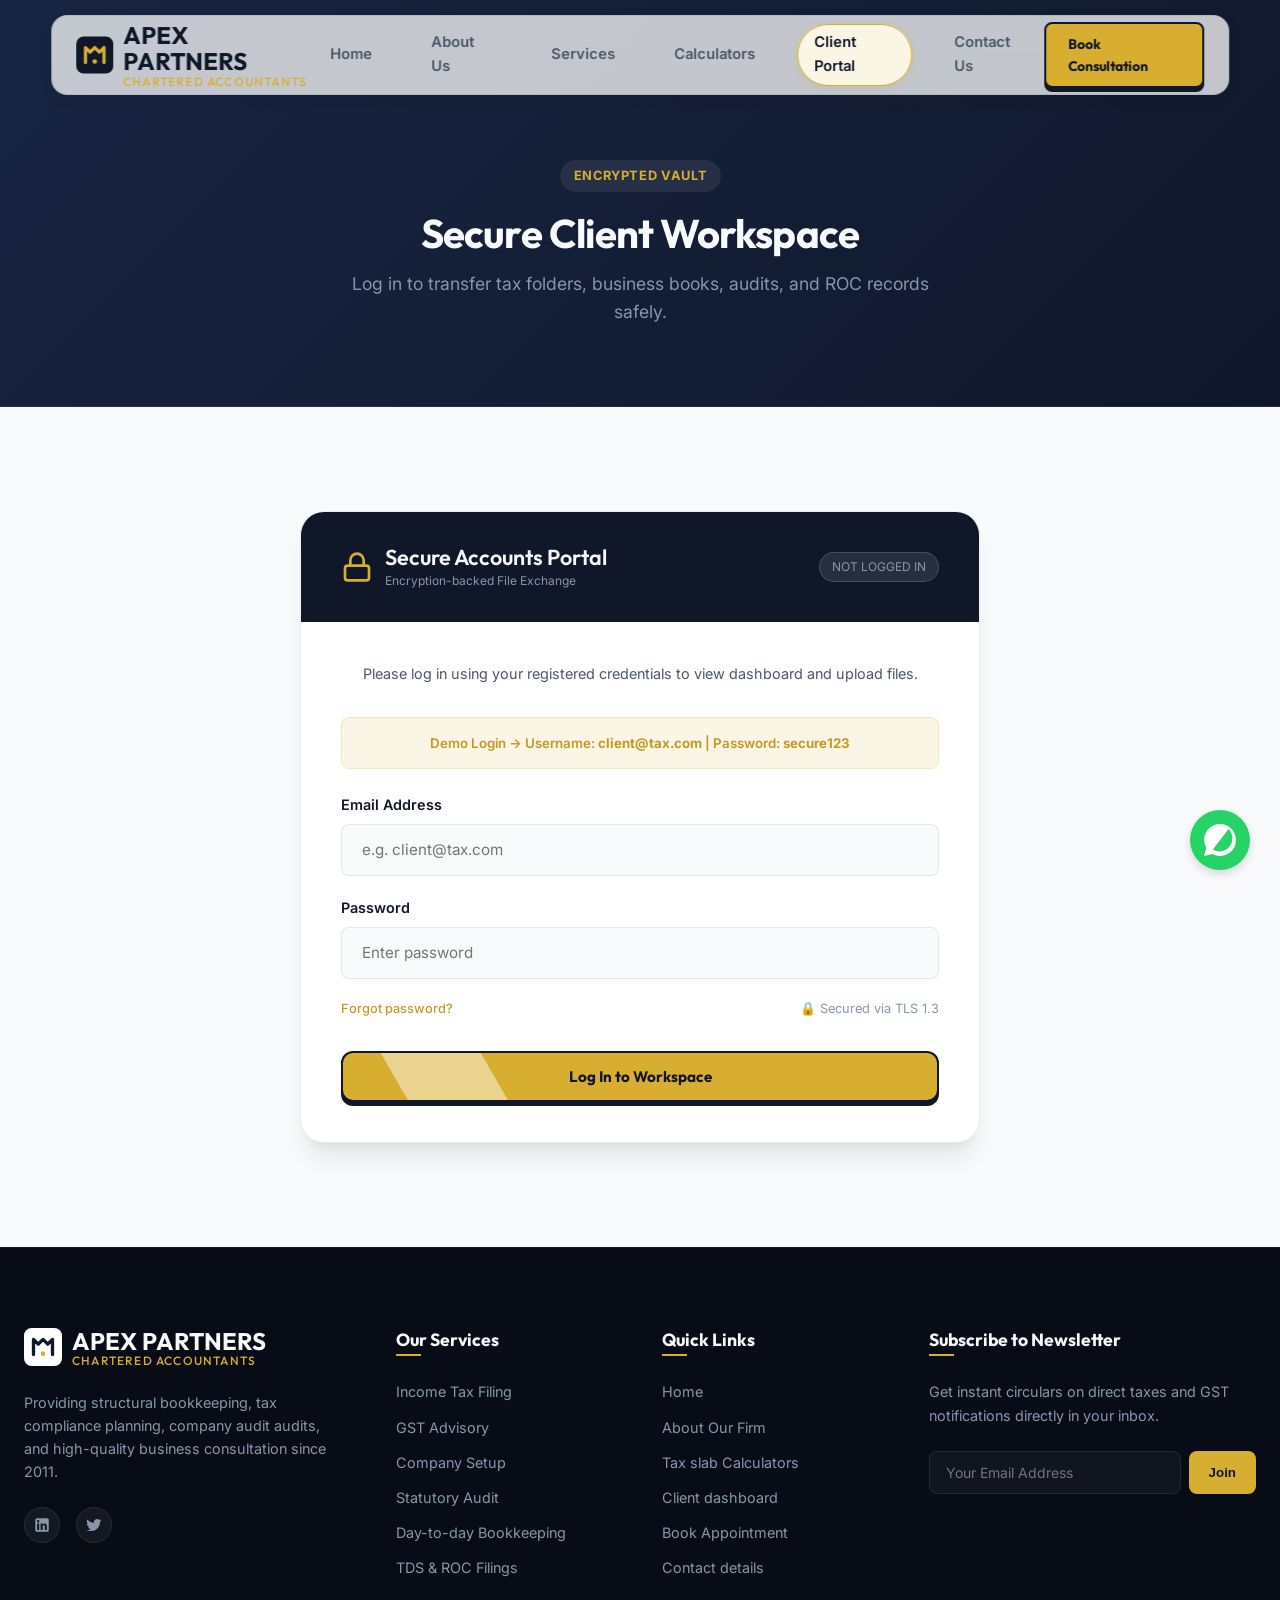
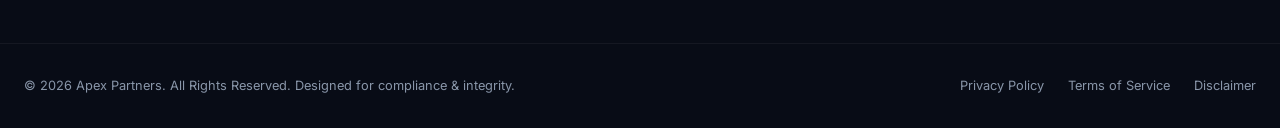
<file: portal.html>
<!DOCTYPE html>
<html lang="en">
<head>
  <meta charset="UTF-8">
  <meta name="viewport" content="width=device-width, initial-scale=1.0">
  <meta name="description" content="Secure client login area for document uploads, tax filings retrieval, and balance sheets tracking.">
  <title>Client Portal | Apex Partners Chartered Accountants</title>
  <link rel="stylesheet" href="styles.css">
</head>
<body>
  <!-- --- PAGE PRELOADER --- -->
  <div id="page-loader" class="page-loader">
    <div class="newtons-cradle">
      <div class="newtons-cradle__dot"></div>
      <div class="newtons-cradle__dot"></div>
      <div class="newtons-cradle__dot"></div>
      <div class="newtons-cradle__dot"></div>
    </div>
  </div>

  <!-- --- HEADER / NAVIGATION --- -->
  <header class="header" id="header">
    <div class="container nav-container">
      <a href="index.html" class="logo" id="logo-link">
        <svg viewBox="0 0 40 40" fill="none" xmlns="http://www.w3.org/2000/svg">
          <rect width="40" height="40" rx="8" fill="var(--primary)" />
          <path d="M10 28V12L15 17L20 12L25 17L30 12V28" stroke="var(--accent)" stroke-width="3.5" stroke-linecap="round" stroke-linejoin="round" />
          <circle cx="20" cy="27" r="2.5" fill="var(--accent)" />
        </svg>
        <span>
          <strong>APEX PARTNERS</strong>
          <small>CHARTERED ACCOUNTANTS</small>
        </span>
      </a>

      <nav class="nav-menu" id="nav-menu">
        <a href="index.html" class="nav-link" id="link-home">Home</a>
        <a href="about.html" class="nav-link" id="link-about">About Us</a>
        <a href="services.html" class="nav-link" id="link-services">Services</a>
        <a href="calculators.html" class="nav-link" id="link-resources">Calculators</a>
        <a href="portal.html" class="nav-link active" id="link-portal">Client Portal</a>
        <a href="contact.html" class="nav-link" id="link-contact">Contact Us</a>
      </nav>

      <div class="nav-actions">
        <a href="booking.html" class="btn btn-primary" id="desktop-cta-btn">Book Consultation</a>
      </div>
      
      <button class="nav-toggle" id="nav-toggle" aria-label="Toggle Navigation">
        <svg width="24" height="24" viewBox="0 0 24 24" fill="none" stroke="currentColor" stroke-width="2" stroke-linecap="round" stroke-linejoin="round">
          <line x1="3" y1="12" x2="21" y2="12"></line>
          <line x1="3" y1="6" x2="21" y2="6"></line>
          <line x1="3" y1="18" x2="21" y2="18"></line>
        </svg>
      </button>
    </div>
  </header>

  <!-- --- SUBPAGE HERO --- -->
  <section class="subpage-hero">
    <div class="container">
      <span class="badge reveal reveal-up" style="background-color: rgba(255,255,255,0.08); color: var(--accent);">Encrypted Vault</span>
      <h1 class="reveal reveal-up delay-1">Secure Client Workspace</h1>
      <p class="reveal reveal-up delay-2">Log in to transfer tax folders, business books, audits, and ROC records safely.</p>
    </div>
  </section>

  <!-- --- CLIENT LOGIN & UPLOAD PORTAL --- -->
  <section class="section" style="background-color: var(--bg-light);">
    <div class="container">
      
      <div class="portal-card reveal reveal-up">
        <!-- Portal Header -->
        <div class="portal-header">
          <div class="portal-header-title">
            <svg viewBox="0 0 24 24" fill="none" stroke="currentColor" stroke-width="2">
              <rect x="3" y="11" width="18" height="11" rx="2" ry="2" />
              <path d="M7 11V7a5 5 0 0 1 10 0v4" />
            </svg>
            <div>
              <h3>Secure Accounts Portal</h3>
              <p style="font-size: 0.75rem; color: var(--text-muted); margin-bottom: 0;">Encryption-backed File Exchange</p>
            </div>
          </div>
          <span class="portal-status-badge" id="portal-status-label">NOT LOGGED IN</span>
        </div>
        
        <!-- Portal Body -->
        <div class="portal-body">
          
          <!-- State A: Login Form -->
          <div class="portal-auth-view" id="portal-auth-view">
            <p style="font-size: 0.9rem; text-align: center; margin-bottom: 2rem;">Please log in using your registered credentials to view dashboard and upload files.</p>
            
            <div style="background-color: var(--accent-light); padding: 0.75rem 1rem; border-radius: var(--border-radius-sm); border: 1px solid rgba(212, 175, 55, 0.2); margin-bottom: 1.5rem; text-align: center;">
              <small style="font-weight: 600; color: var(--accent-hover)">Demo Login &rarr; Username: <strong>client@tax.com</strong> | Password: <strong>secure123</strong></small>
            </div>

            <form id="portal-login-form" onsubmit="return false;">
              <div class="form-group">
                <label for="portal-email">Email Address</label>
                <input type="email" id="portal-email" class="form-input" placeholder="e.g. client@tax.com" required>
              </div>
              <div class="form-group">
                <label for="portal-password">Password</label>
                <input type="password" id="portal-password" class="form-input" placeholder="Enter password" required>
              </div>
              <div class="portal-helper-text">
                <a href="#" style="color: var(--accent-hover); font-weight: 500;">Forgot password?</a>
                <span>🔒 Secured via TLS 1.3</span>
              </div>
              
              <button type="submit" class="btn btn-primary" style="width: 100%; margin-top: 2rem;" id="portal-login-btn">
                Log In to Workspace
              </button>
            </form>
          </div>
          
          <!-- State B: Upload Dashboard (Initially Hidden) -->
          <div class="portal-dashboard-view" id="portal-dashboard-view">
            <div style="display: flex; justify-content: space-between; align-items: center; margin-bottom: 1.5rem;">
              <h4 style="font-size: 1.15rem; color: var(--primary);">Welcome Back, <span id="portal-user-name">Client Account</span></h4>
              <button class="btn btn-secondary" style="padding: 0.4rem 1rem; font-size: 0.8rem; border-radius: 4px;" id="portal-logout-btn">Log Out</button>
            </div>
            
            <p style="font-size: 0.88rem; margin-bottom: 2rem;">Upload folders/files like PAN Card, Form 16, Bank statements, or GSTR summaries. File sizes up to 25MB are accepted.</p>
            
            <!-- File Drag and Drop Box -->
            <div class="upload-dropzone" id="upload-dropzone">
              <input type="file" id="portal-file-input" style="display: none;" multiple>
              <svg viewBox="0 0 24 24" fill="none" stroke="currentColor" stroke-width="2">
                <path d="M21 15v4a2 2 0 0 1-2 2H5a2 2 0 0 1-2-2v-4m4-5l5-5 5 5m-5-5v12" />
              </svg>
              <p class="main-text">Drag & drop files here, or <span style="color: var(--accent-hover); text-decoration: underline;">browse folders</span></p>
              <p class="sub-text">Supported formats: PDF, ZIP, PNG, XLSX (Max 25MB)</p>
            </div>
            
            <!-- Uploaded Files List -->
            <div class="upload-list-header">
              <span>Your Uploaded Documents</span>
              <span id="file-count-indicator" style="font-size: 0.8rem; font-weight: 500; color: var(--text-muted);">0 Files</span>
            </div>
            
            <div class="uploaded-files-container" id="uploaded-files-container">
              <!-- Dynamically populated files -->
            </div>
            
            <div class="portal-footer-actions">
              <span style="font-size: 0.8rem; color: var(--text-muted);">Shared Folders: <strong>Tax_Returns_FY_26</strong></span>
              <button class="btn btn-primary" style="padding: 0.6rem 1.25rem; font-size: 0.85rem;" id="portal-sync-btn">Sync Documents</button>
            </div>
          </div>
          
        </div>
      </div>

    </div>
  </section>

  <!-- --- FOOTER --- -->
  <footer class="footer">
    <div class="container footer-grid">
      <div class="footer-col">
        <a href="index.html" class="logo" style="margin-bottom: 1.5rem;" id="footer-logo-link">
          <svg viewBox="0 0 40 40" fill="none" xmlns="http://www.w3.org/2000/svg">
            <rect width="40" height="40" rx="8" fill="var(--bg-white)" />
            <path d="M10 28V12L15 17L20 12L25 17L30 12V28" stroke="var(--primary)" stroke-width="3.5" stroke-linecap="round" stroke-linejoin="round" />
            <circle cx="20" cy="27" r="2.5" fill="var(--accent)" />
          </svg>
          <span style="color: var(--text-light)">
            <strong>APEX PARTNERS</strong>
            <small>CHARTERED ACCOUNTANTS</small>
          </span>
        </a>
        <p>Providing structural bookkeeping, tax compliance planning, company audit audits, and high-quality business consultation since 2011.</p>
        <div class="footer-socials">
          <a href="#" class="footer-social-btn" aria-label="LinkedIn">
            <svg width="18" height="18" fill="currentColor" viewBox="0 0 24 24"><path d="M19 3a2 2 0 0 1 2 2v14a2 2 0 0 1-2 2H5a2 2 0 0 1-2-2V5a2 2 0 0 1 2-2h14m-.5 15.5v-5.3a3.26 3.26 0 0 0-3.26-3.26c-.85 0-1.84.52-2.32 1.3v-1.11h-2.79v8.37h2.79v-4.93c0-.77.62-1.4 1.39-1.4a1.4 1.4 0 0 1 1.4 1.4v4.93h2.79M6.88 8.56a1.68 1.68 0 0 0 1.68-1.68c0-.93-.75-1.69-1.68-1.69a1.69 1.69 0 0 0-1.69 1.69c0 .93.76 1.68 1.69 1.68m1.39 9.94v-8.37H5.5v8.37h2.77z"/></svg>
          </a>
          <a href="#" class="footer-social-btn" aria-label="Twitter">
            <svg width="18" height="18" fill="currentColor" viewBox="0 0 24 24"><path d="M22.46 6c-.77.35-1.6.58-2.46.69.88-.53 1.56-1.37 1.88-2.38-.83.5-1.75.85-2.72 1.05C18.37 4.5 17.26 4 16 4c-2.35 0-4.27 1.92-4.27 4.29 0 .34.04.67.11.98C8.28 9.09 5.11 7.38 3 4.79c-.37.63-.58 1.37-.58 2.15 0 1.49.75 2.81 1.91 3.56-.7 0-1.37-.2-1.95-.53v.05c0 2.08 1.48 3.82 3.44 4.21a4.22 4.22 0 0 1-1.93.07 4.28 4.28 0 0 0 4 2.98 8.52 8.52 0 0 1-5.3 1.83 8.4 8.4 0 0 1-1-.06A12.08 12.08 0 0 0 8.29 20c7.55 0 11.68-6.26 11.68-11.68 0-.18 0-.35-.01-.53.8-.58 1.5-1.3 2.05-2.12H22.46z"/></svg>
          </a>
        </div>
      </div>
      
      <div class="footer-col">
        <h4>Our Services</h4>
        <div class="footer-links">
          <a href="services.html">Income Tax Filing</a>
          <a href="services.html">GST Advisory</a>
          <a href="services.html">Company Setup</a>
          <a href="services.html">Statutory Audit</a>
          <a href="services.html">Day-to-day Bookkeeping</a>
          <a href="services.html">TDS & ROC Filings</a>
        </div>
      </div>

      <div class="footer-col">
        <h4>Quick Links</h4>
        <div class="footer-links">
          <a href="index.html">Home</a>
          <a href="about.html">About Our Firm</a>
          <a href="calculators.html">Tax slab Calculators</a>
          <a href="portal.html">Client dashboard</a>
          <a href="booking.html">Book Appointment</a>
          <a href="contact.html">Contact details</a>
        </div>
      </div>

      <div class="footer-col">
        <h4>Subscribe to Newsletter</h4>
        <p>Get instant circulars on direct taxes and GST notifications directly in your inbox.</p>
        <form class="footer-newsletter-form" onsubmit="return false;" id="newsletter-form">
          <input type="email" class="footer-newsletter-input" placeholder="Your Email Address" required id="newsletter-email">
          <button type="submit" class="footer-newsletter-btn" id="newsletter-btn">Join</button>
        </form>
      </div>
    </div>
    
    <div class="container footer-bottom">
      <p>&copy; 2026 Apex Partners. All Rights Reserved. Designed for compliance & integrity.</p>
      <div class="footer-legal-links">
        <a href="privacy.html">Privacy Policy</a>
        <a href="terms.html">Terms of Service</a>
        <a href="disclaimer.html">Disclaimer</a>
      </div>
    </div>
  </footer>

  <!-- --- WHATSAPP CHAT FLOAT BUTTON --- -->
  <a href="https://wa.me/919876543210" class="whatsapp-float" target="_blank" aria-label="Chat on WhatsApp" id="whatsapp-btn">
    <svg viewBox="0 0 24 24" fill="currentColor">
      <path d="M.057 24l1.687-6.163c-1.041-1.804-1.588-3.849-1.587-5.946C.06 5.348 5.397.01 12.008.01c3.202.001 6.212 1.246 8.477 3.514 2.266 2.268 3.507 5.28 3.505 8.484-.004 6.657-5.34 11.997-11.953 11.997-2.005-.001-3.973-.502-5.731-1.456L0 24zm6.59-4.846c1.6.95 3.188 1.449 4.825 1.451 5.436 0 9.86-4.42 9.864-9.864.002-2.637-1.03-5.114-2.905-6.99C16.258 1.875 13.784 1.84c-5.437 0-9.862 4.42-9.866 9.863-.001 1.702.463 3.361 1.34 4.8l-.996 3.633 3.72-.975zm13.123-7.042c-.302-.15-1.78-.879-2.056-.979-.275-.1-.476-.15-.676.15-.2.3-.777.979-.952 1.179-.175.2-.35.225-.652.075-.302-.15-1.276-.47-2.43-1.499-.898-.8-1.503-1.79-1.679-2.09-.175-.3-.019-.462.13-.611.135-.135.302-.35.454-.525.151-.175.202-.3.302-.5.1-.2.05-.375-.025-.525-.075-.15-.676-1.628-.926-2.228-.243-.584-.489-.505-.676-.515-.175-.01-.375-.01-.575-.01-.2 0-.526.075-.802.375-.275.3-1.053 1.028-1.053 2.507s1.077 2.903 1.227 3.102c.15.2 2.119 3.235 5.132 4.532.716.309 1.275.493 1.71.632.72.228 1.375.196 1.893.118.577-.087 1.78-.727 2.03-1.428.25-.7.25-1.3.175-1.428-.075-.125-.275-.2-.577-.35z"/>
    </svg>
  </a>

  <script src="app.js"></script>
</body>
</html>
</file>
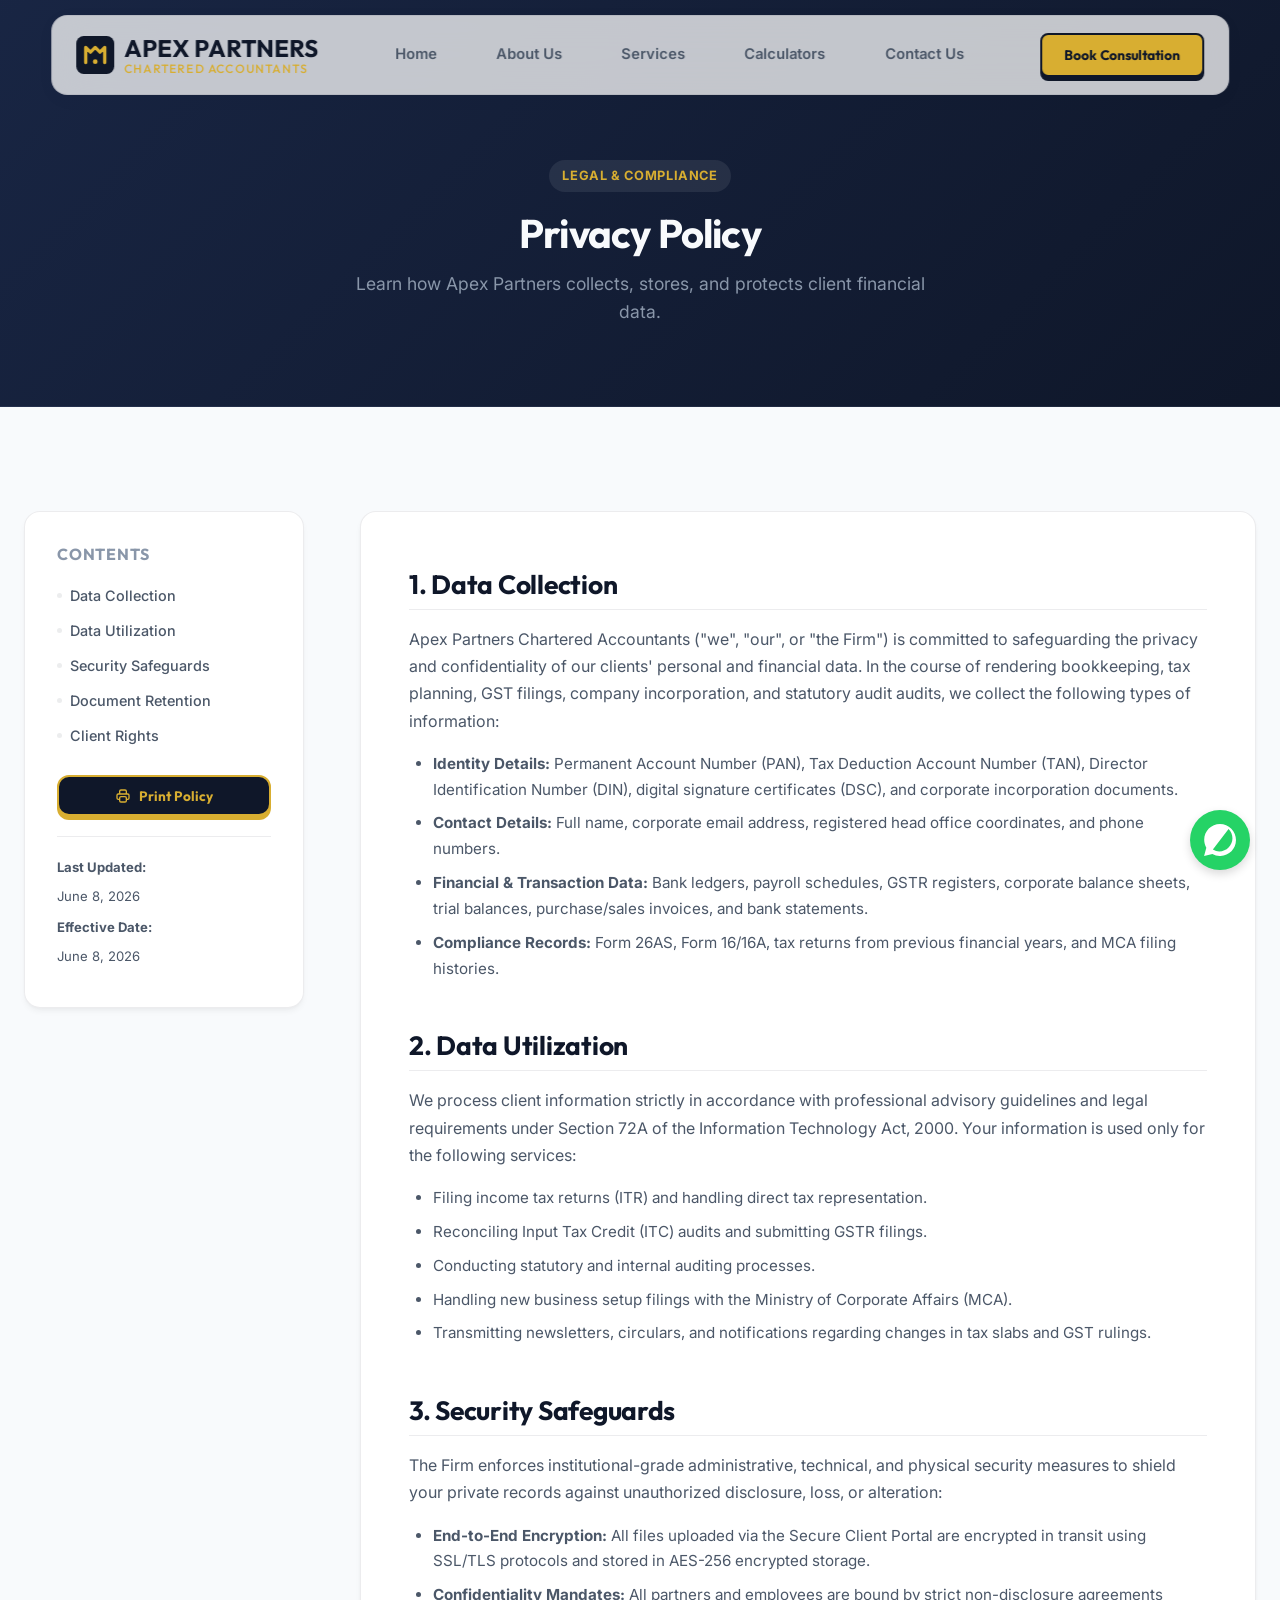
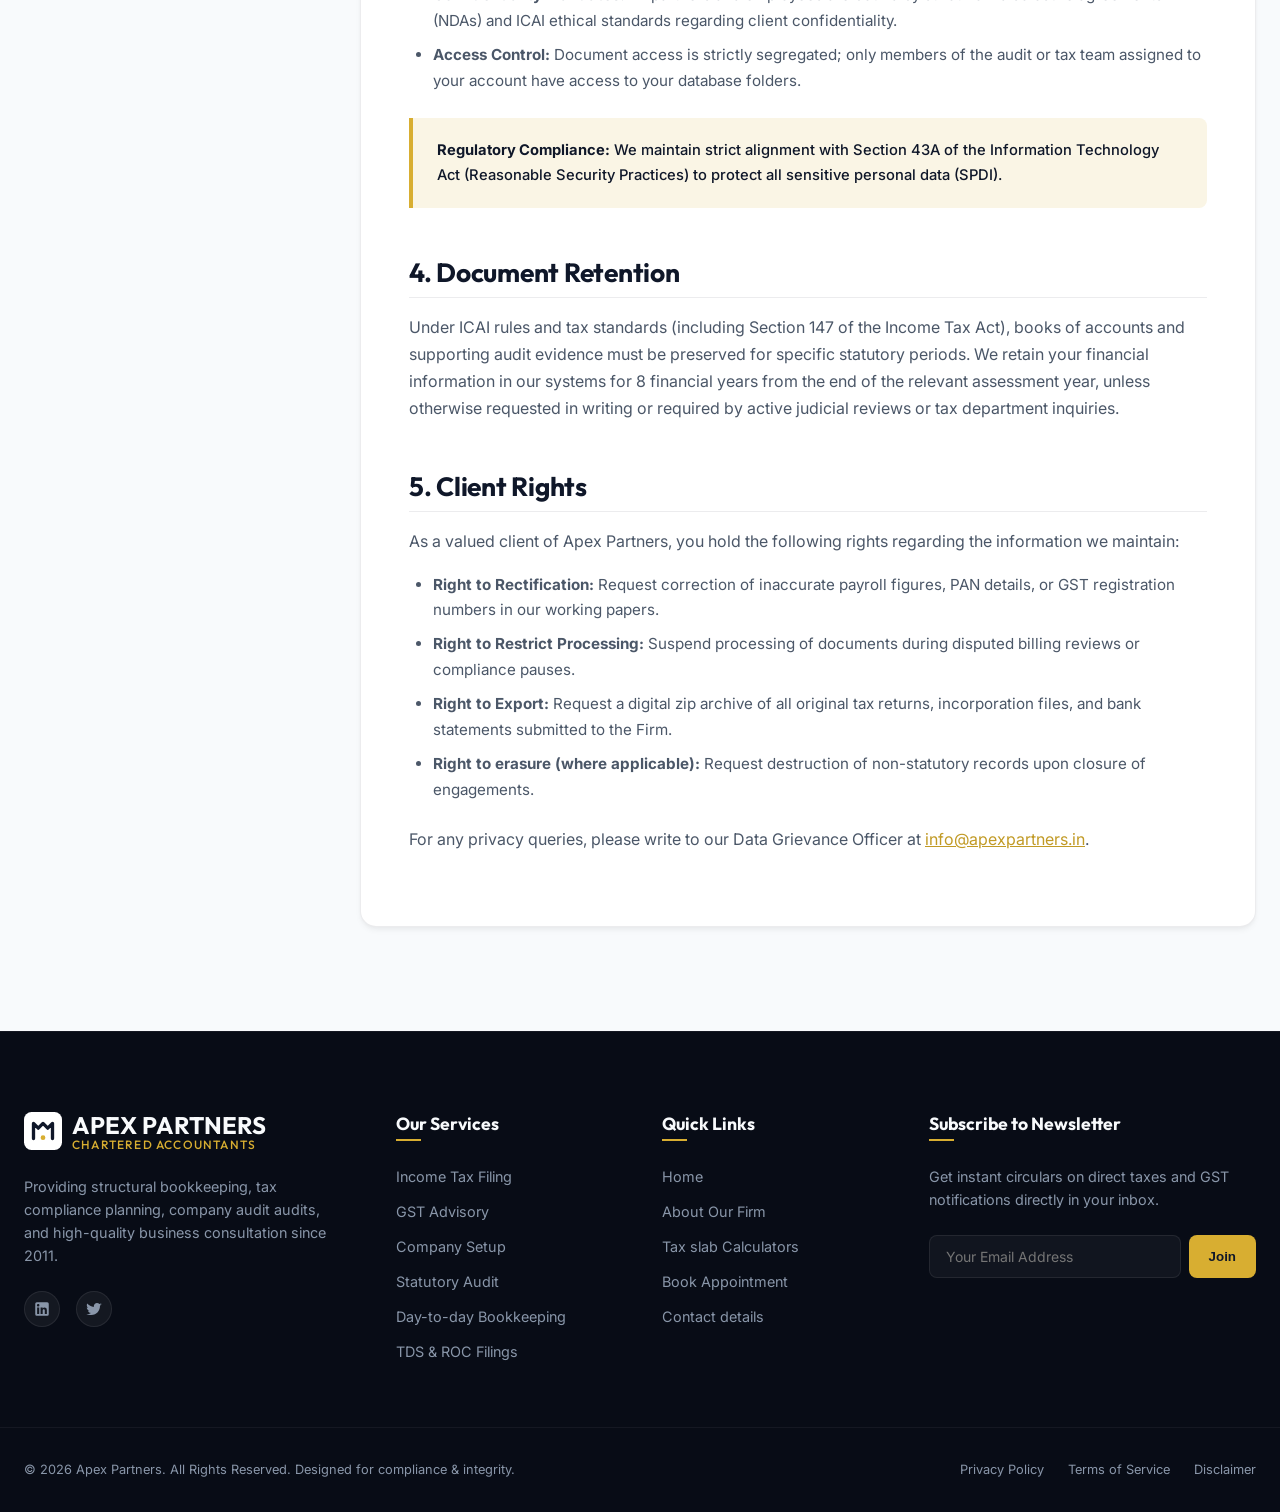
<file: privacy.html>
<!DOCTYPE html>
<html lang="en">
<head>
  <meta charset="UTF-8">
  <meta name="viewport" content="width=device-width, initial-scale=1.0">
  <meta name="description" content="Privacy Policy for Apex Partners Chartered Accountants. Learn how we secure client tax audits and bookkeeping documents.">
  <title>Privacy Policy | Apex Partners Chartered Accountants</title>
  <link rel="stylesheet" href="styles.css">
  <style>
    .legal-layout {
      display: grid;
      grid-template-columns: 280px 1fr;
      gap: 3.5rem;
      align-items: start;
    }

    .legal-sidebar {
      position: sticky;
      top: calc(var(--header-height) + 20px);
      background-color: var(--bg-white);
      border: 1px solid var(--border-color);
      border-radius: var(--border-radius-md);
      padding: 2rem;
      box-shadow: var(--shadow-sm);
    }

    .legal-sidebar h3 {
      font-size: 1rem;
      text-transform: uppercase;
      letter-spacing: 0.05em;
      color: var(--text-muted);
      margin-bottom: 1.25rem;
      font-weight: 700;
    }

    .legal-nav-list {
      display: flex;
      flex-direction: column;
      gap: 0.75rem;
      margin-bottom: 1.75rem;
    }

    .legal-nav-link {
      font-size: 0.9rem;
      color: var(--text-medium);
      font-weight: 500;
      transition: all var(--transition-fast);
      display: flex;
      align-items: center;
      gap: 8px;
    }

    .legal-nav-link::before {
      content: '';
      width: 5px;
      height: 5px;
      background-color: var(--border-color);
      border-radius: 50%;
      transition: all var(--transition-fast);
    }

    .legal-nav-link:hover {
      color: var(--accent-hover);
      transform: translateX(3px);
    }

    .legal-nav-link:hover::before {
      background-color: var(--accent);
    }

    .legal-meta {
      border-top: 1px solid var(--border-color);
      padding-top: 1.25rem;
      font-size: 0.82rem;
      color: var(--text-muted);
    }

    .legal-meta p {
      margin-bottom: 0.5rem;
    }

    .legal-content {
      background-color: var(--bg-white);
      border: 1px solid var(--border-color);
      border-radius: var(--border-radius-md);
      padding: 3.5rem 3rem;
      box-shadow: var(--shadow-sm);
      line-height: 1.7;
    }

    .legal-content section {
      margin-bottom: 3rem;
    }

    .legal-content section:last-child {
      margin-bottom: 0;
    }

    .legal-content h2 {
      font-size: 1.65rem;
      margin-bottom: 1rem;
      padding-bottom: 8px;
      border-bottom: 1px solid var(--border-color);
      color: var(--primary);
    }

    .legal-content p {
      color: var(--text-medium);
      margin-bottom: 1rem;
    }

    .legal-content ul {
      margin-bottom: 1.5rem;
      padding-left: 1.5rem;
      list-style-type: disc;
    }

    .legal-content li {
      color: var(--text-medium);
      margin-bottom: 0.5rem;
      font-size: 0.95rem;
    }

    .security-notice-box {
      background-color: var(--accent-light);
      border-left: 4px solid var(--accent);
      padding: 1.25rem 1.5rem;
      border-radius: 0 var(--border-radius-sm) var(--border-radius-sm) 0;
      margin: 1.5rem 0;
    }

    .security-notice-box p {
      color: var(--primary);
      font-weight: 500;
      font-size: 0.92rem;
      margin-bottom: 0;
    }

    /* Print utility styles */
    @media print {
      body {
        background-color: white !important;
        color: black !important;
      }
      .header, .footer, .legal-sidebar, .whatsapp-float, .subpage-hero {
        display: none !important;
      }
      .legal-layout {
        display: block !important;
      }
      .legal-content {
        border: none !important;
        box-shadow: none !important;
        padding: 0 !important;
      }
      .legal-content h2 {
        page-break-after: avoid;
      }
    }

    @media (max-width: 992px) {
      .legal-layout {
        grid-template-columns: 1fr;
        gap: 2.5rem;
      }
      .legal-sidebar {
        position: static;
        width: 100%;
      }
    }
    
    @media (max-width: 576px) {
      .legal-content {
        padding: 2rem 1.5rem;
      }
    }
  </style>
</head>
<body>
  <!-- --- PAGE PRELOADER --- -->
  <div id="page-loader" class="page-loader">
    <div class="newtons-cradle">
      <div class="newtons-cradle__dot"></div>
      <div class="newtons-cradle__dot"></div>
      <div class="newtons-cradle__dot"></div>
      <div class="newtons-cradle__dot"></div>
    </div>
  </div>

  <!-- --- HEADER / NAVIGATION --- -->
  <header class="header" id="header">
    <div class="container nav-container">
      <a href="index.html" class="logo" id="logo-link">
        <svg viewBox="0 0 40 40" fill="none" xmlns="http://www.w3.org/2000/svg">
          <rect width="40" height="40" rx="8" fill="var(--primary)" />
          <path d="M10 28V12L15 17L20 12L25 17L30 12V28" stroke="var(--accent)" stroke-width="3.5" stroke-linecap="round" stroke-linejoin="round" />
          <circle cx="20" cy="27" r="2.5" fill="var(--accent)" />
        </svg>
        <span>
          <strong>APEX PARTNERS</strong>
          <small>CHARTERED ACCOUNTANTS</small>
        </span>
      </a>

      <nav class="nav-menu" id="nav-menu">
        <a href="index.html" class="nav-link" id="link-home">Home</a>
        <a href="about.html" class="nav-link" id="link-about">About Us</a>
        <a href="services.html" class="nav-link" id="link-services">Services</a>
        <a href="calculators.html" class="nav-link" id="link-resources">Calculators</a>
        <a href="contact.html" class="nav-link" id="link-contact">Contact Us</a>
      </nav>

      <div class="nav-actions">
        <a href="booking.html" class="btn btn-primary" id="desktop-cta-btn">Book Consultation</a>
      </div>
      
      <button class="nav-toggle" id="nav-toggle" aria-label="Toggle Navigation">
        <svg width="24" height="24" viewBox="0 0 24 24" fill="none" stroke="currentColor" stroke-width="2" stroke-linecap="round" stroke-linejoin="round">
          <line x1="3" y1="12" x2="21" y2="12"></line>
          <line x1="3" y1="6" x2="21" y2="6"></line>
          <line x1="3" y1="18" x2="21" y2="18"></line>
        </svg>
      </button>
    </div>
  </header>

  <!-- --- SUBPAGE HERO --- -->
  <section class="subpage-hero">
    <div class="container">
      <span class="badge" style="background-color: rgba(255,255,255,0.08); color: var(--accent);">Legal & Compliance</span>
      <h1>Privacy Policy</h1>
      <p>Learn how Apex Partners collects, stores, and protects client financial data.</p>
    </div>
  </section>

  <!-- --- LEGAL CONTENT --- -->
  <section class="section" style="background-color: var(--bg-light);">
    <div class="container legal-layout">
      
      <!-- Sidebar Navigation -->
      <aside class="legal-sidebar">
        <h3>Contents</h3>
        <nav class="legal-nav-list">
          <a href="#collect" class="legal-nav-link">Data Collection</a>
          <a href="#use" class="legal-nav-link">Data Utilization</a>
          <a href="#security" class="legal-nav-link">Security Safeguards</a>
          <a href="#retention" class="legal-nav-link">Document Retention</a>
          <a href="#rights" class="legal-nav-link">Client Rights</a>
        </nav>
        
        <button class="btn btn-secondary" onclick="window.print()" style="width: 100%; font-size: 0.85rem; padding: 0.6rem; margin-bottom: 1.25rem;">
          <svg width="16" height="16" fill="none" viewBox="0 0 24 24" stroke="currentColor" stroke-width="2">
            <path stroke-linecap="round" stroke-linejoin="round" d="M17 17h2a2 2 0 002-2v-4a2 2 0 00-2-2H5a2 2 0 00-2 2v4a2 2 0 002 2h2m2 4h6a2 2 0 002-2v-4a2 2 0 00-2-2H9a2 2 0 00-2 2v4a2 2 0 002 2zm8-12V5a2 2 0 00-2-2H9a2 2 0 00-2 2v4h10z" />
          </svg>
          Print Policy
        </button>
        
        <div class="legal-meta">
          <p><strong>Last Updated:</strong></p>
          <p>June 8, 2026</p>
          <p style="margin-top: 10px;"><strong>Effective Date:</strong></p>
          <p>June 8, 2026</p>
        </div>
      </aside>

      <!-- Document Content -->
      <main class="legal-content">
        
        <section id="collect">
          <h2>1. Data Collection</h2>
          <p>Apex Partners Chartered Accountants ("we", "our", or "the Firm") is committed to safeguarding the privacy and confidentiality of our clients' personal and financial data. In the course of rendering bookkeeping, tax planning, GST filings, company incorporation, and statutory audit audits, we collect the following types of information:</p>
          <ul>
            <li><strong>Identity Details:</strong> Permanent Account Number (PAN), Tax Deduction Account Number (TAN), Director Identification Number (DIN), digital signature certificates (DSC), and corporate incorporation documents.</li>
            <li><strong>Contact Details:</strong> Full name, corporate email address, registered head office coordinates, and phone numbers.</li>
            <li><strong>Financial & Transaction Data:</strong> Bank ledgers, payroll schedules, GSTR registers, corporate balance sheets, trial balances, purchase/sales invoices, and bank statements.</li>
            <li><strong>Compliance Records:</strong> Form 26AS, Form 16/16A, tax returns from previous financial years, and MCA filing histories.</li>
          </ul>
        </section>

        <section id="use">
          <h2>2. Data Utilization</h2>
          <p>We process client information strictly in accordance with professional advisory guidelines and legal requirements under Section 72A of the Information Technology Act, 2000. Your information is used only for the following services:</p>
          <ul>
            <li>Filing income tax returns (ITR) and handling direct tax representation.</li>
            <li>Reconciling Input Tax Credit (ITC) audits and submitting GSTR filings.</li>
            <li>Conducting statutory and internal auditing processes.</li>
            <li>Handling new business setup filings with the Ministry of Corporate Affairs (MCA).</li>
            <li>Transmitting newsletters, circulars, and notifications regarding changes in tax slabs and GST rulings.</li>
          </ul>
        </section>

        <section id="security">
          <h2>3. Security Safeguards</h2>
          <p>The Firm enforces institutional-grade administrative, technical, and physical security measures to shield your private records against unauthorized disclosure, loss, or alteration:</p>
          <ul>
            <li><strong>End-to-End Encryption:</strong> All files uploaded via the Secure Client Portal are encrypted in transit using SSL/TLS protocols and stored in AES-256 encrypted storage.</li>
            <li><strong>Confidentiality Mandates:</strong> All partners and employees are bound by strict non-disclosure agreements (NDAs) and ICAI ethical standards regarding client confidentiality.</li>
            <li><strong>Access Control:</strong> Document access is strictly segregated; only members of the audit or tax team assigned to your account have access to your database folders.</li>
          </ul>
          
          <div class="security-notice-box">
            <p><strong>Regulatory Compliance:</strong> We maintain strict alignment with Section 43A of the Information Technology Act (Reasonable Security Practices) to protect all sensitive personal data (SPDI).</p>
          </div>
        </section>

        <section id="retention">
          <h2>4. Document Retention</h2>
          <p>Under ICAI rules and tax standards (including Section 147 of the Income Tax Act), books of accounts and supporting audit evidence must be preserved for specific statutory periods. We retain your financial information in our systems for 8 financial years from the end of the relevant assessment year, unless otherwise requested in writing or required by active judicial reviews or tax department inquiries.</p>
        </section>

        <section id="rights">
          <h2>5. Client Rights</h2>
          <p>As a valued client of Apex Partners, you hold the following rights regarding the information we maintain:</p>
          <ul>
            <li><strong>Right to Rectification:</strong> Request correction of inaccurate payroll figures, PAN details, or GST registration numbers in our working papers.</li>
            <li><strong>Right to Restrict Processing:</strong> Suspend processing of documents during disputed billing reviews or compliance pauses.</li>
            <li><strong>Right to Export:</strong> Request a digital zip archive of all original tax returns, incorporation files, and bank statements submitted to the Firm.</li>
            <li><strong>Right to erasure (where applicable):</strong> Request destruction of non-statutory records upon closure of engagements.</li>
          </ul>
          <p>For any privacy queries, please write to our Data Grievance Officer at <a href="mailto:info@apexpartners.in" style="color: var(--accent-hover); text-decoration: underline;">info@apexpartners.in</a>.</p>
        </section>

      </main>

    </div>
  </section>

  <!-- --- FOOTER --- -->
  <footer class="footer">
    <div class="container footer-grid">
      <div class="footer-col">
        <a href="index.html" class="logo" style="margin-bottom: 1.5rem;" id="footer-logo-link">
          <svg viewBox="0 0 40 40" fill="none" xmlns="http://www.w3.org/2000/svg">
            <rect width="40" height="40" rx="8" fill="var(--bg-white)" />
            <path d="M10 28V12L15 17L20 12L25 17L30 12V28" stroke="var(--primary)" stroke-width="3.5" stroke-linecap="round" stroke-linejoin="round" />
            <circle cx="20" cy="27" r="2.5" fill="var(--accent)" />
          </svg>
          <span style="color: var(--text-light)">
            <strong>APEX PARTNERS</strong>
            <small>CHARTERED ACCOUNTANTS</small>
          </span>
        </a>
        <p>Providing structural bookkeeping, tax compliance planning, company audit audits, and high-quality business consultation since 2011.</p>
        <div class="footer-socials">
          <a href="#" class="footer-social-btn" aria-label="LinkedIn">
            <svg width="18" height="18" fill="currentColor" viewBox="0 0 24 24"><path d="M19 3a2 2 0 0 1 2 2v14a2 2 0 0 1-2 2H5a2 2 0 0 1-2-2V5a2 2 0 0 1 2-2h14m-.5 15.5v-5.3a3.26 3.26 0 0 0-3.26-3.26c-.85 0-1.84.52-2.32 1.3v-1.11h-2.79v8.37h2.79v-4.93c0-.77.62-1.4 1.39-1.4a1.4 1.4 0 0 1 1.4 1.4v4.93h2.79M6.88 8.56a1.68 1.68 0 0 0 1.68-1.68c0-.93-.75-1.69-1.68-1.69a1.69 1.69 0 0 0-1.69 1.69c0 .93.76 1.68 1.69 1.68m1.39 9.94v-8.37H5.5v8.37h2.77z"/></svg>
          </a>
          <a href="#" class="footer-social-btn" aria-label="Twitter">
            <svg width="18" height="18" fill="currentColor" viewBox="0 0 24 24"><path d="M22.46 6c-.77.35-1.6.58-2.46.69.88-.53 1.56-1.37 1.88-2.38-.83.5-1.75.85-2.72 1.05C18.37 4.5 17.26 4 16 4c-2.35 0-4.27 1.92-4.27 4.29 0 .34.04.67.11.98C8.28 9.09 5.11 7.38 3 4.79c-.37.63-.58 1.37-.58 2.15 0 1.49.75 2.81 1.91 3.56-.7 0-1.37-.2-1.95-.53v.05c0 2.08 1.48 3.82 3.44 4.21a4.22 4.22 0 0 1-1.93.07 4.28 4.28 0 0 0 4 2.98 8.52 8.52 0 0 1-5.3 1.83 8.4 8.4 0 0 1-1-.06A12.08 12.08 0 0 0 8.29 20c7.55 0 11.68-6.26 11.68-11.68 0-.18 0-.35-.01-.53.8-.58 1.5-1.3 2.05-2.12H22.46z"/></svg>
          </a>
        </div>
      </div>
      
      <div class="footer-col">
        <h4>Our Services</h4>
        <div class="footer-links">
          <a href="services.html">Income Tax Filing</a>
          <a href="services.html">GST Advisory</a>
          <a href="services.html">Company Setup</a>
          <a href="services.html">Statutory Audit</a>
          <a href="services.html">Day-to-day Bookkeeping</a>
          <a href="services.html">TDS & ROC Filings</a>
        </div>
      </div>

      <div class="footer-col">
        <h4>Quick Links</h4>
        <div class="footer-links">
          <a href="index.html">Home</a>
          <a href="about.html">About Our Firm</a>
          <a href="calculators.html">Tax slab Calculators</a>
          <a href="booking.html">Book Appointment</a>
          <a href="contact.html">Contact details</a>
        </div>
      </div>

      <div class="footer-col">
        <h4>Subscribe to Newsletter</h4>
        <p>Get instant circulars on direct taxes and GST notifications directly in your inbox.</p>
        <form class="footer-newsletter-form" onsubmit="return false;" id="newsletter-form">
          <input type="email" class="footer-newsletter-input" placeholder="Your Email Address" required id="newsletter-email">
          <button type="submit" class="footer-newsletter-btn" id="newsletter-btn">Join</button>
        </form>
      </div>
    </div>
    
    <div class="container footer-bottom">
      <p>&copy; 2026 Apex Partners. All Rights Reserved. Designed for compliance & integrity.</p>
      <div class="footer-legal-links">
        <a href="privacy.html">Privacy Policy</a>
        <a href="terms.html">Terms of Service</a>
        <a href="disclaimer.html">Disclaimer</a>
      </div>
    </div>
  </footer>

  <!-- --- WHATSAPP CHAT FLOAT BUTTON --- -->
  <a href="https://wa.me/919876543210" class="whatsapp-float" target="_blank" aria-label="Chat on WhatsApp" id="whatsapp-btn">
    <svg viewBox="0 0 24 24" fill="currentColor">
      <path d="M.057 24l1.687-6.163c-1.041-1.804-1.588-3.849-1.587-5.946C.06 5.348 5.397.01 12.008.01c3.202.001 6.212 1.246 8.477 3.514 2.266 2.268 3.507 5.28 3.505 8.484-.004 6.657-5.34 11.997-11.953 11.997-2.005-.001-3.973-.502-5.731-1.456L0 24zm6.59-4.846c1.6.95 3.188 1.449 4.825 1.451 5.436 0 9.86-4.42 9.864-9.864.002-2.637-1.03-5.114-2.905-6.99C16.258 1.875 13.784 1.84c-5.437 0-9.862 4.42-9.866 9.863-.001 1.702.463 3.361 1.34 4.8l-.996 3.633 3.72-.975zm13.123-7.042c-.302-.15-1.78-.879-2.056-.979-.275-.1-.476-.15-.676.15-.2.3-.777.979-.952 1.179-.175.2-.35.225-.652.075-.302-.15-1.276-.47-2.43-1.499-.898-.8-1.503-1.79-1.679-2.09-.175-.3-.019-.462.13-.611.135-.135.302-.35.454-.525.151-.175.202-.3.302-.5.1-.2.05-.375-.025-.525-.075-.15-.676-1.628-.926-2.228-.243-.584-.489-.505-.676-.515-.175-.01-.375-.01-.575-.01-.2 0-.526.075-.802.375-.275.3-1.053 1.028-1.053 2.507s1.077 2.903 1.227 3.102c.15.2 2.119 3.235 5.132 4.532.716.309 1.275.493 1.71.632.72.228 1.375.196 1.893.118.577-.087 1.78-.727 2.03-1.428.25-.7.25-1.3.175-1.428-.075-.125-.275-.2-.577-.35z"/>
    </svg>
  </a>

  <script src="app.js"></script>
</body>
</html>
</file>
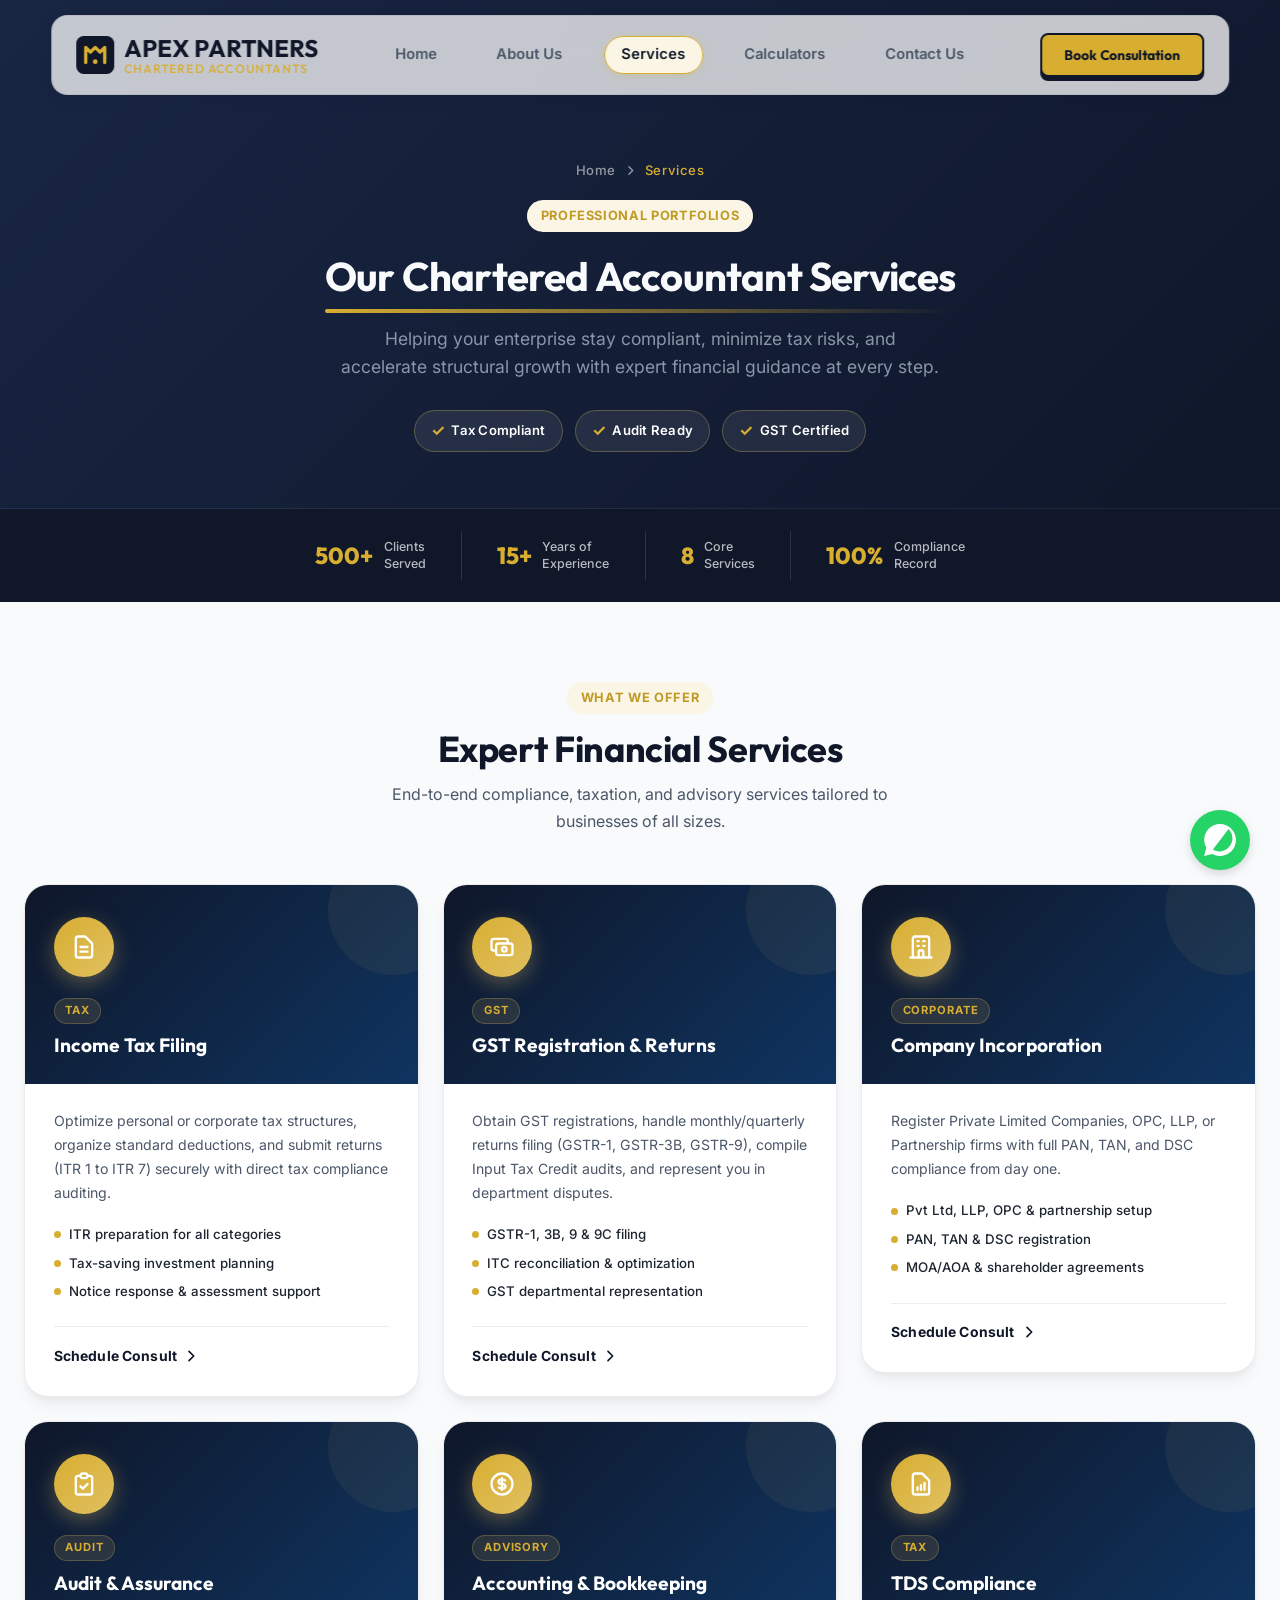
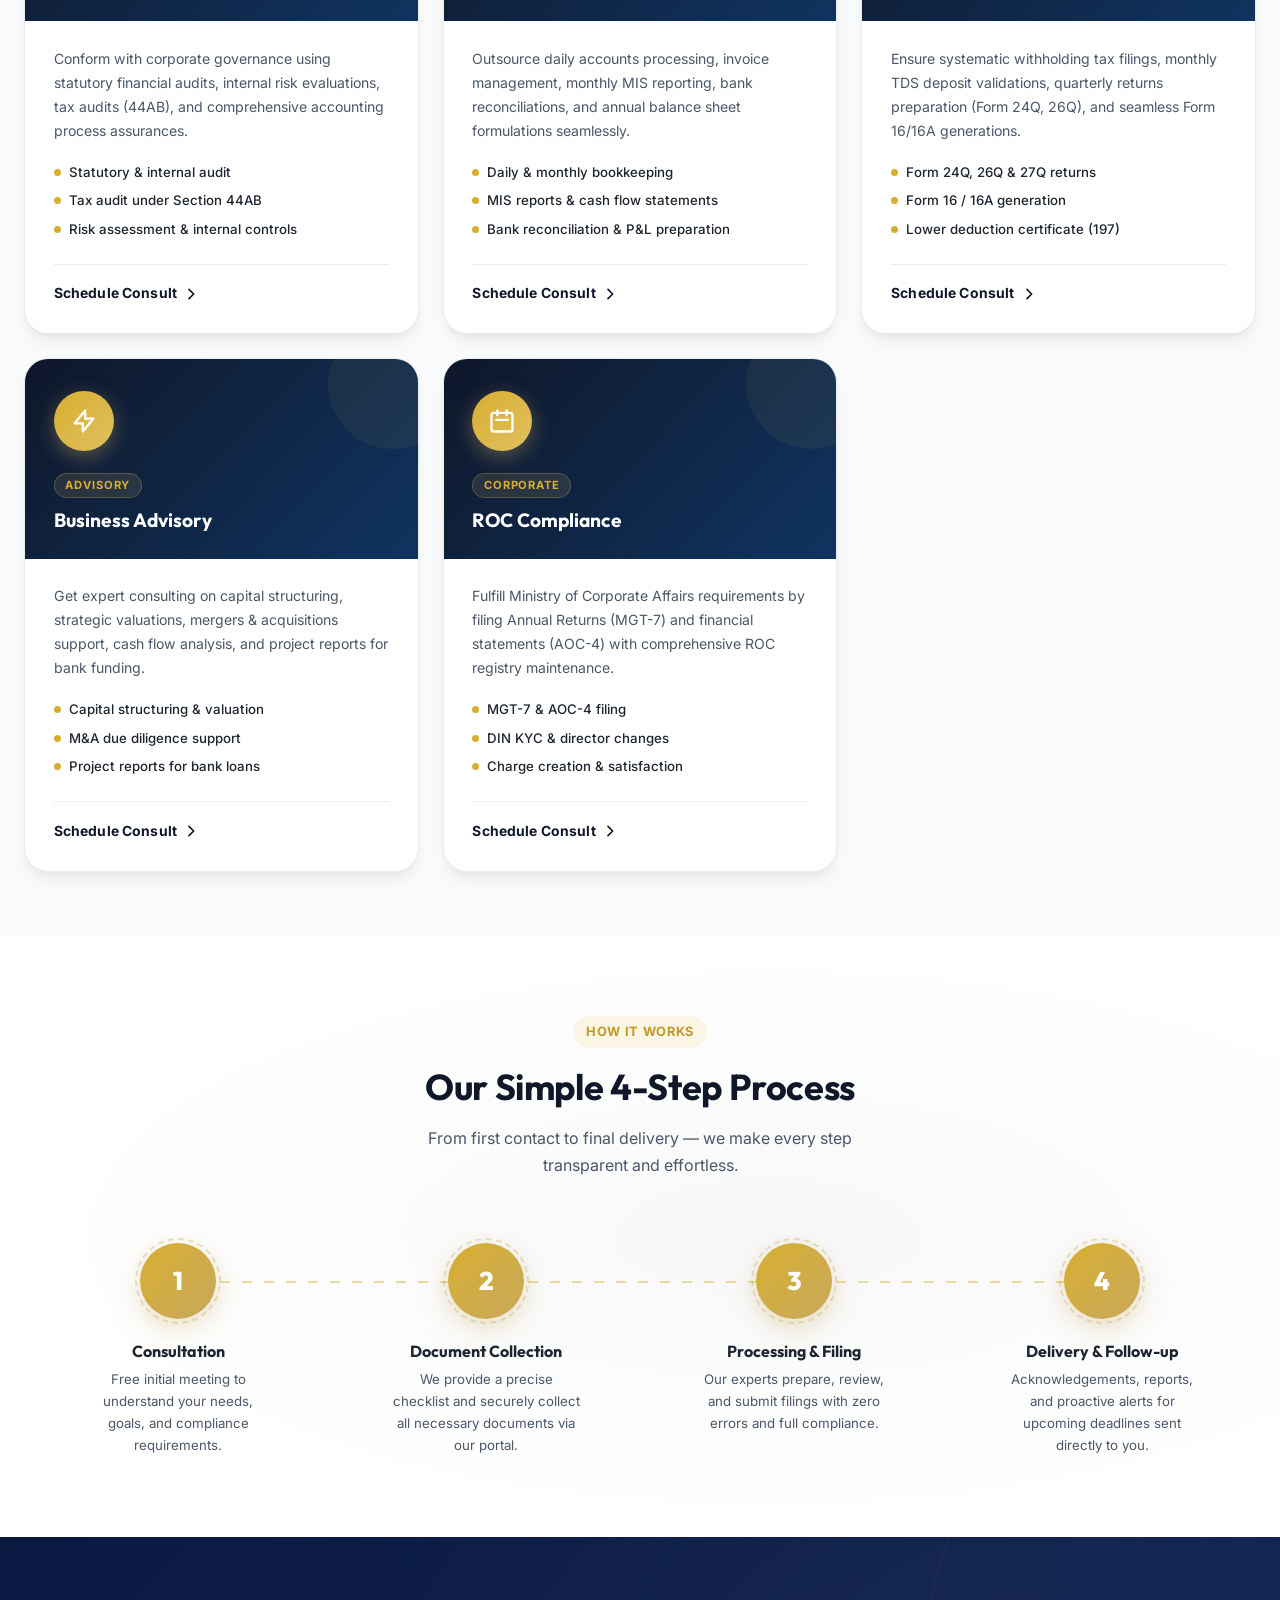
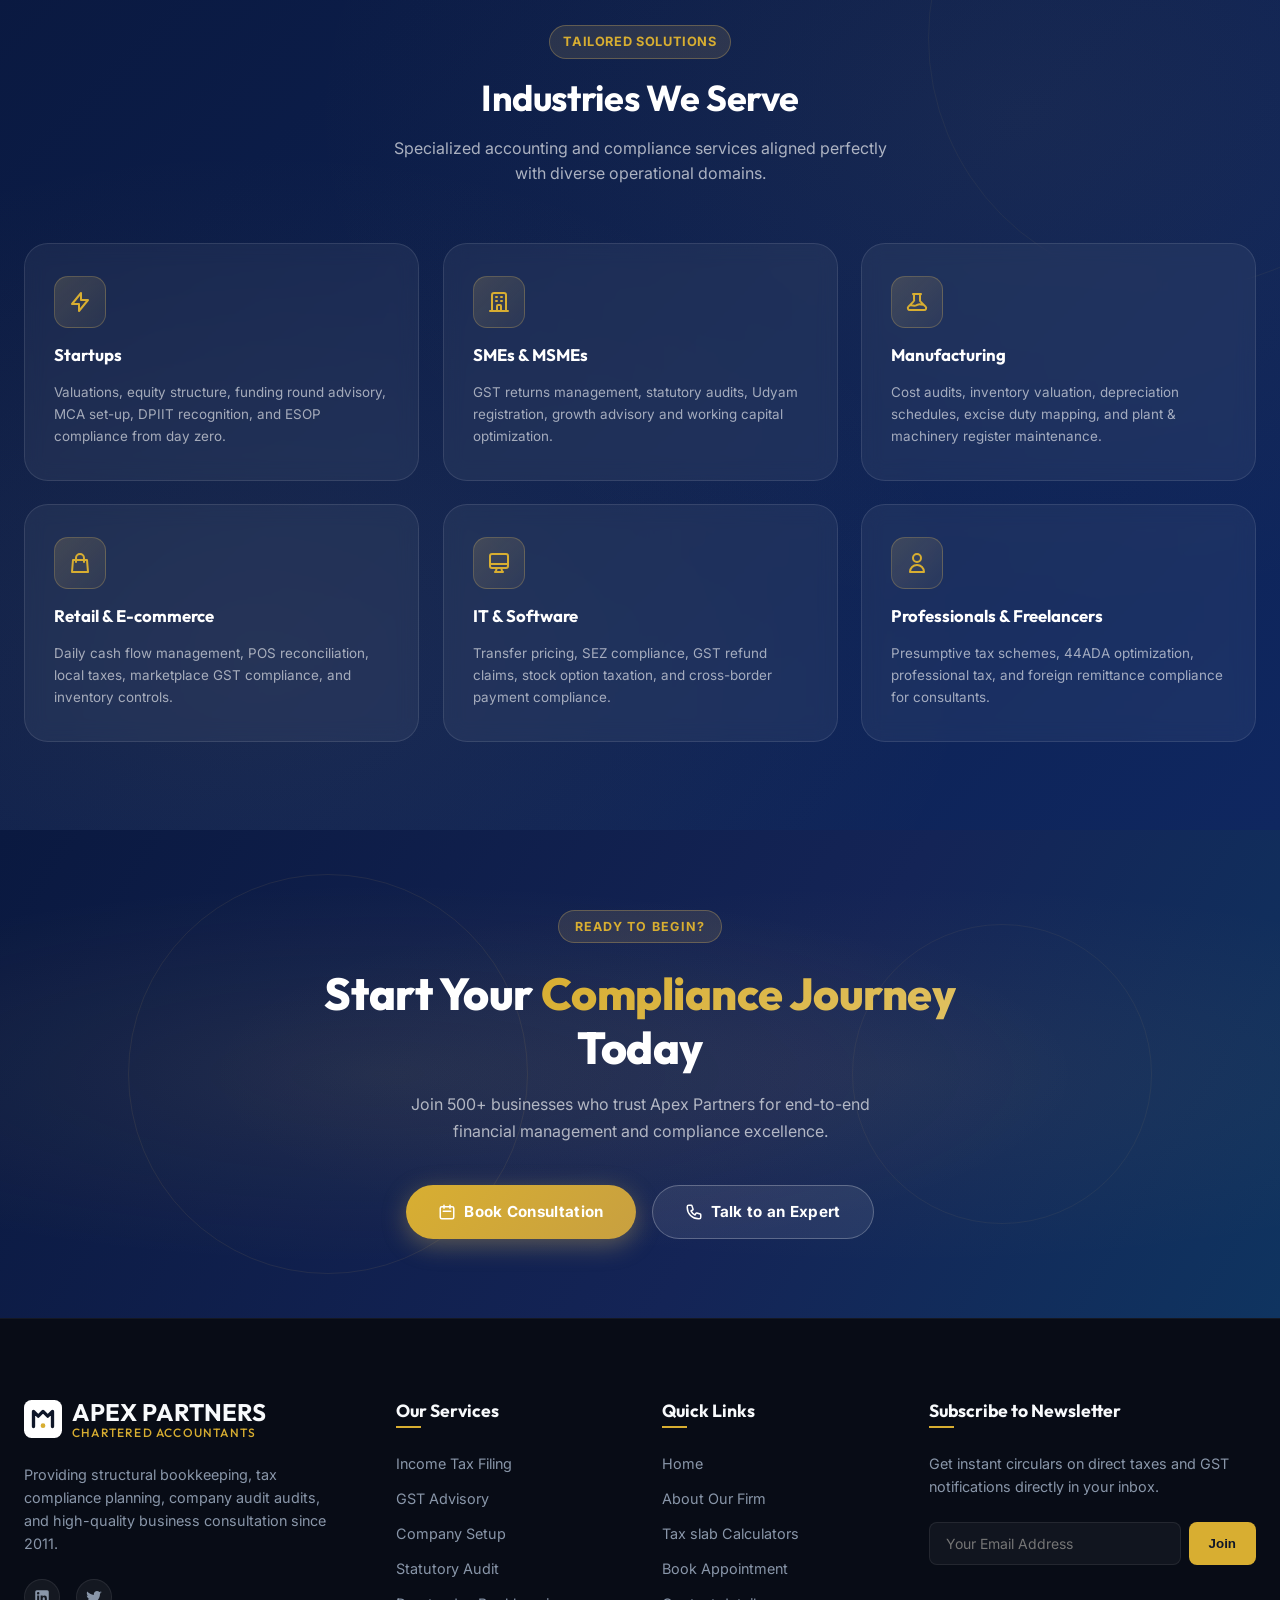
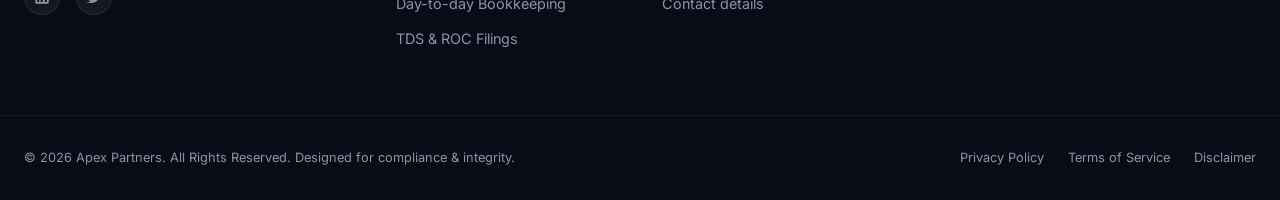
<file: services.html>
<!DOCTYPE html>
<html lang="en">
<head>
  <meta charset="UTF-8">
  <meta name="viewport" content="width=device-width, initial-scale=1.0">
  <meta name="description" content="Explore Apex Partners' compliance, audit, taxation, company incorporation, and business advisory services.">
  <title>Services | Apex Partners Chartered Accountants</title>
  <link rel="stylesheet" href="styles.css">
  <style>
    /* =============================================
       SERVICES PAGE — INLINE STYLES
    ============================================= */

    /* --- Hero Enhancements --- */
    .subpage-hero {
      position: relative;
      overflow: hidden;
      padding-bottom: 3.5rem;
    }
    .hero-breadcrumb {
      display: flex;
      align-items: center;
      justify-content: center;
      gap: 0.5rem;
      font-size: 0.82rem;
      font-weight: 500;
      color: rgba(255,255,255,0.55);
      margin-bottom: 1.2rem;
      letter-spacing: 0.04em;
    }
    .hero-breadcrumb a {
      color: rgba(255,255,255,0.55);
      text-decoration: none;
      transition: color var(--transition-fast);
    }
    .hero-breadcrumb a:hover { color: var(--accent); }
    .hero-breadcrumb svg { width: 13px; height: 13px; }

    .subpage-hero h1 {
      position: relative;
      display: inline-block;
    }
    .hero-underline {
      display: block;
      height: 4px;
      border-radius: 2px;
      background: linear-gradient(90deg, var(--accent) 0%, transparent 100%);
      margin-top: 0.5rem;
      width: 0;
      animation: underlineGrow 1s 0.6s cubic-bezier(.4,0,.2,1) forwards;
    }
    @keyframes underlineGrow {
      to { width: 100%; }
    }

    .hero-chips {
      display: flex;
      flex-wrap: wrap;
      gap: 0.75rem;
      margin-top: 1.8rem;
      justify-content: center;
    }
    .hero-chip {
      display: inline-flex;
      align-items: center;
      gap: 0.4rem;
      background: rgba(255,255,255,0.08);
      border: 1px solid rgba(200,169,92,0.35);
      color: #fff;
      font-size: 0.82rem;
      font-weight: 600;
      padding: 0.45rem 1rem;
      border-radius: 50px;
      backdrop-filter: blur(8px);
      letter-spacing: 0.02em;
      transition: background var(--transition-fast), border-color var(--transition-fast);
    }
    .hero-chip:hover {
      background: rgba(200,169,92,0.18);
      border-color: var(--accent);
    }
    .hero-chip-check {
      color: var(--accent);
      font-size: 1rem;
      font-weight: 700;
    }


    /* --- Services Section --- */
    .services-section {
      padding: 5rem 0 4rem;
      background: var(--bg-light);
    }
    .services-section-header {
      text-align: center;
      margin-bottom: 3rem;
    }
    .services-section-header .badge { margin-bottom: 0.8rem; }
    .services-section-header h2 { margin-bottom: 0.6rem; }
    .services-section-header p {
      color: var(--text-medium);
      max-width: 560px;
      margin: 0 auto;
      line-height: 1.7;
    }

    /* Bento Grid */
    .services-bento-grid {
      display: grid;
      grid-template-columns: repeat(3, 1fr);
      gap: 1.5rem;
      align-items: start;
    }
    @media (max-width: 1024px) {
      .services-bento-grid { grid-template-columns: repeat(2, 1fr); }
    }
    @media (max-width: 640px) {
      .services-bento-grid { grid-template-columns: 1fr; }
    }

    /* Service Card */
    .svc-card {
      background: #fff;
      border-radius: var(--border-radius-lg);
      overflow: hidden;
      box-shadow: var(--shadow-md);
      border: 1px solid var(--border-color);
      transition: transform 0.35s cubic-bezier(.4,0,.2,1),
                  box-shadow 0.35s cubic-bezier(.4,0,.2,1),
                  border-color 0.35s;
      position: relative;
      display: flex;
      flex-direction: column;
    }
    .svc-card::before {
      content: '';
      position: absolute;
      top: 0; left: 0; right: 0;
      height: 3px;
      background: linear-gradient(90deg, var(--accent), transparent);
      opacity: 0;
      transition: opacity 0.35s;
    }
    .svc-card:hover {
      transform: translateY(-8px);
      box-shadow: 0 24px 64px rgba(10,25,60,0.16);
      border-color: rgba(200,169,92,0.3);
    }
    .svc-card:hover::before { opacity: 1; }

    /* Card hidden state for filter */
    .svc-card.hidden {
      display: none;
    }
    .svc-card.fade-out {
      opacity: 0;
      transform: scale(0.94);
      pointer-events: none;
    }
    .svc-card.fade-in {
      opacity: 1;
      transform: scale(1);
    }

    /* Card Top — Dark Navy */
    .svc-card-top {
      background: linear-gradient(135deg, var(--primary) 0%, #0f3460 100%);
      padding: 2rem 1.8rem 1.6rem;
      position: relative;
      overflow: hidden;
    }
    .svc-card-top::after {
      content: '';
      position: absolute;
      top: -40px; right: -40px;
      width: 130px; height: 130px;
      border-radius: 50%;
      background: rgba(200,169,92,0.07);
      pointer-events: none;
    }
    .svc-icon-circle {
      width: 60px;
      height: 60px;
      border-radius: 50%;
      background: linear-gradient(135deg, var(--accent), #e0c060);
      display: flex;
      align-items: center;
      justify-content: center;
      box-shadow: 0 6px 20px rgba(200,169,92,0.4);
      margin-bottom: 1.2rem;
    }
    .svc-icon-circle svg {
      width: 28px;
      height: 28px;
      stroke: #fff;
    }
    .svc-cat-tag {
      display: inline-block;
      font-size: 0.7rem;
      font-weight: 700;
      letter-spacing: 0.08em;
      text-transform: uppercase;
      color: var(--accent);
      background: rgba(200,169,92,0.15);
      border: 1px solid rgba(200,169,92,0.3);
      padding: 0.18rem 0.65rem;
      border-radius: 50px;
      margin-bottom: 0.6rem;
    }
    .svc-card-top h3 {
      color: #fff;
      font-size: 1.2rem;
      font-weight: 700;
      margin: 0;
      line-height: 1.3;
    }

    /* Card Bottom — Light */
    .svc-card-bottom {
      padding: 1.6rem 1.8rem 1.8rem;
      flex: 1;
      display: flex;
      flex-direction: column;
    }
    .svc-card-bottom p {
      color: var(--text-medium);
      font-size: 0.88rem;
      line-height: 1.7;
      margin-bottom: 1.2rem;
    }
    .svc-features {
      list-style: none;
      padding: 0;
      margin: 0 0 1.5rem;
      display: flex;
      flex-direction: column;
      gap: 0.45rem;
    }
    .svc-features li {
      display: flex;
      align-items: center;
      gap: 0.5rem;
      font-size: 0.83rem;
      color: var(--text-dark);
      font-weight: 500;
    }
    .svc-features li::before {
      content: '';
      width: 7px;
      height: 7px;
      border-radius: 50%;
      background: var(--accent);
      flex-shrink: 0;
    }
    .svc-cta {
      margin-top: auto;
      display: inline-flex;
      align-items: center;
      gap: 0.4rem;
      font-size: 0.87rem;
      font-weight: 700;
      color: var(--primary);
      text-decoration: none;
      border-top: 1px solid var(--border-color);
      padding-top: 1.1rem;
      transition: gap var(--transition-fast), color var(--transition-fast);
      letter-spacing: 0.01em;
    }
    .svc-cta svg {
      width: 16px;
      height: 16px;
      stroke: currentColor;
      transition: transform var(--transition-fast);
    }
    .svc-cta:hover {
      color: var(--accent);
      gap: 0.7rem;
    }
    .svc-cta:hover svg { transform: translateX(4px); }


    /* =============================================
       PROCESS TIMELINE SECTION
    ============================================= */
    .process-section {
      padding: 5rem 0;
      background: var(--bg-white);
      position: relative;
      overflow: hidden;
    }
    .process-section::before {
      content: '';
      position: absolute;
      top: 0; left: 0; right: 0; bottom: 0;
      background: radial-gradient(ellipse at 60% 50%, rgba(10,25,60,0.03) 0%, transparent 70%);
      pointer-events: none;
    }
    .process-header {
      text-align: center;
      margin-bottom: 4rem;
    }
    .process-timeline {
      display: grid;
      grid-template-columns: repeat(4, 1fr);
      gap: 0;
      position: relative;
    }
    @media (max-width: 900px) {
      .process-timeline {
        grid-template-columns: repeat(2, 1fr);
        gap: 2.5rem 1.5rem;
      }
      .process-connector { display: none; }
    }
    @media (max-width: 560px) {
      .process-timeline {
        grid-template-columns: 1fr;
        gap: 2rem;
      }
    }

    /* Dashed connector line */
    .process-track {
      position: absolute;
      top: 38px;
      left: calc(12.5% + 20px);
      right: calc(12.5% + 20px);
      height: 2px;
      background: repeating-linear-gradient(
        90deg,
        var(--accent) 0,
        var(--accent) 10px,
        transparent 10px,
        transparent 22px
      );
      opacity: 0.45;
      pointer-events: none;
      z-index: 0;
    }
    @media (max-width: 900px) {
      .process-track { display: none; }
    }

    .process-step {
      display: flex;
      flex-direction: column;
      align-items: center;
      text-align: center;
      padding: 0 1rem;
      position: relative;
      z-index: 1;
    }
    .process-number {
      width: 76px;
      height: 76px;
      border-radius: 50%;
      background: linear-gradient(135deg, var(--accent) 0%, #c8a95c 100%);
      color: #fff;
      font-size: 1.6rem;
      font-weight: 800;
      display: flex;
      align-items: center;
      justify-content: center;
      box-shadow: 0 8px 28px rgba(200,169,92,0.38);
      margin-bottom: 1.4rem;
      position: relative;
      font-family: 'Outfit', sans-serif;
      flex-shrink: 0;
    }
    .process-number::after {
      content: '';
      position: absolute;
      inset: -5px;
      border-radius: 50%;
      border: 2px dashed rgba(200,169,92,0.35);
    }
    .process-step h4 {
      font-size: 1rem;
      font-weight: 700;
      color: var(--text-dark);
      margin-bottom: 0.5rem;
    }
    .process-step p {
      font-size: 0.83rem;
      color: var(--text-medium);
      line-height: 1.65;
      max-width: 190px;
      margin: 0 auto;
    }
    .process-step-icon {
      width: 32px;
      height: 32px;
      margin-bottom: 0.8rem;
      color: var(--accent);
      position: absolute;
      bottom: calc(100% + 0.3rem);
      left: 50%;
      transform: translateX(-50%);
      display: none;
    }

    /* =============================================
       INDUSTRIES SECTION
    ============================================= */
    .industries-section {
      padding: 5.5rem 0;
      background: linear-gradient(135deg, #0a1940 0%, #0f2760 100%);
      position: relative;
      overflow: hidden;
    }
    .industries-section::before {
      content: '';
      position: absolute;
      inset: 0;
      background:
        radial-gradient(ellipse at 20% 80%, rgba(200,169,92,0.08) 0%, transparent 50%),
        radial-gradient(ellipse at 80% 20%, rgba(200,169,92,0.06) 0%, transparent 50%);
      pointer-events: none;
    }
    /* Decorative circles */
    .industries-section::after {
      content: '';
      position: absolute;
      width: 500px; height: 500px;
      border-radius: 50%;
      border: 1px solid rgba(200,169,92,0.07);
      top: -150px; right: -150px;
      pointer-events: none;
    }

    .industries-header {
      text-align: center;
      margin-bottom: 3.5rem;
    }
    .industries-header h2 { color: #fff; }
    .industries-header p { color: rgba(255,255,255,0.65); max-width: 520px; margin: 0 auto; }

    .industries-premium-grid {
      display: grid;
      grid-template-columns: repeat(3, 1fr);
      gap: 1.5rem;
    }
    @media (max-width: 900px) {
      .industries-premium-grid { grid-template-columns: repeat(2, 1fr); }
    }
    @media (max-width: 560px) {
      .industries-premium-grid { grid-template-columns: 1fr; }
    }

    .industry-premium-card {
      background: rgba(255,255,255,0.05);
      border: 1px solid rgba(255,255,255,0.1);
      border-radius: var(--border-radius-lg);
      padding: 2rem 1.8rem;
      display: flex;
      flex-direction: column;
      gap: 1rem;
      backdrop-filter: blur(10px);
      -webkit-backdrop-filter: blur(10px);
      transition: transform 0.35s, background 0.35s, border-color 0.35s, box-shadow 0.35s;
      cursor: default;
      position: relative;
      overflow: hidden;
    }
    .industry-premium-card::before {
      content: '';
      position: absolute;
      top: 0; left: 0; right: 0;
      height: 2px;
      background: linear-gradient(90deg, var(--accent), transparent);
      opacity: 0;
      transition: opacity 0.35s;
    }
    .industry-premium-card:hover {
      background: rgba(255,255,255,0.09);
      border-color: rgba(200,169,92,0.3);
      transform: translateY(-6px);
      box-shadow: 0 20px 50px rgba(0,0,0,0.25);
    }
    .industry-premium-card:hover::before { opacity: 1; }

    .industry-icon-wrap {
      width: 52px;
      height: 52px;
      border-radius: 14px;
      background: linear-gradient(135deg, rgba(200,169,92,0.2), rgba(200,169,92,0.08));
      border: 1px solid rgba(200,169,92,0.3);
      display: flex;
      align-items: center;
      justify-content: center;
      flex-shrink: 0;
    }
    .industry-icon-wrap svg {
      width: 24px;
      height: 24px;
      stroke: var(--accent);
    }
    .industry-premium-card h4 {
      color: #fff;
      font-size: 1.05rem;
      font-weight: 700;
      margin: 0;
    }
    .industry-premium-card p {
      color: rgba(255,255,255,0.6);
      font-size: 0.84rem;
      line-height: 1.65;
      margin: 0;
    }

    /* =============================================
       CTA BANNER
    ============================================= */
    .cta-banner {
      background: linear-gradient(120deg, #0a1940 0%, #142456 60%, #0f3460 100%);
      padding: 5rem 0;
      position: relative;
      overflow: hidden;
      text-align: center;
    }
    .cta-banner::before {
      content: '';
      position: absolute;
      inset: 0;
      background:
        radial-gradient(ellipse at 30% 50%, rgba(200,169,92,0.1) 0%, transparent 55%),
        radial-gradient(ellipse at 70% 50%, rgba(200,169,92,0.07) 0%, transparent 55%);
      pointer-events: none;
    }
    /* Decorative gold rings */
    .cta-ring-1 {
      position: absolute;
      width: 400px; height: 400px;
      border-radius: 50%;
      border: 1px solid rgba(200,169,92,0.1);
      top: 50%; left: 10%;
      transform: translateY(-50%);
      pointer-events: none;
    }
    .cta-ring-2 {
      position: absolute;
      width: 300px; height: 300px;
      border-radius: 50%;
      border: 1px solid rgba(200,169,92,0.08);
      top: 50%; right: 10%;
      transform: translateY(-50%);
      pointer-events: none;
    }
    .cta-banner-inner {
      position: relative;
      z-index: 1;
    }
    .cta-banner-badge {
      display: inline-block;
      background: rgba(200,169,92,0.15);
      border: 1px solid rgba(200,169,92,0.35);
      color: var(--accent);
      font-size: 0.78rem;
      font-weight: 700;
      letter-spacing: 0.1em;
      text-transform: uppercase;
      padding: 0.35rem 1rem;
      border-radius: 50px;
      margin-bottom: 1.5rem;
    }
    .cta-banner h2 {
      color: #fff;
      font-size: clamp(1.8rem, 4vw, 2.8rem);
      font-weight: 800;
      line-height: 1.2;
      margin-bottom: 1rem;
      max-width: 640px;
      margin-left: auto;
      margin-right: auto;
    }
    .cta-banner h2 span {
      background: linear-gradient(135deg, var(--accent), #e0c060);
      -webkit-background-clip: text;
      -webkit-text-fill-color: transparent;
      background-clip: text;
    }
    .cta-banner p {
      color: rgba(255,255,255,0.65);
      font-size: 1rem;
      max-width: 480px;
      margin: 0 auto 2.5rem;
      line-height: 1.7;
    }
    .cta-banner-actions {
      display: flex;
      gap: 1rem;
      justify-content: center;
      flex-wrap: wrap;
    }
    .btn-cta-light {
      display: inline-flex;
      align-items: center;
      gap: 0.5rem;
      padding: 0.85rem 2rem;
      border-radius: 50px;
      font-size: 0.95rem;
      font-weight: 700;
      font-family: inherit;
      background: rgba(255,255,255,0.08);
      border: 1.5px solid rgba(255,255,255,0.25);
      color: #fff;
      text-decoration: none;
      cursor: pointer;
      transition: all var(--transition-normal);
      letter-spacing: 0.02em;
    }
    .btn-cta-light:hover {
      background: rgba(255,255,255,0.14);
      border-color: rgba(255,255,255,0.5);
      transform: translateY(-2px);
    }
    .btn-cta-gold {
      display: inline-flex;
      align-items: center;
      gap: 0.5rem;
      padding: 0.85rem 2rem;
      border-radius: 50px;
      font-size: 0.95rem;
      font-weight: 700;
      font-family: inherit;
      background: linear-gradient(135deg, var(--accent), #c8a040);
      border: none;
      color: #fff;
      text-decoration: none;
      cursor: pointer;
      box-shadow: 0 6px 24px rgba(200,169,92,0.4);
      transition: all var(--transition-normal);
      letter-spacing: 0.02em;
    }
    .btn-cta-gold:hover {
      transform: translateY(-3px);
      box-shadow: 0 12px 36px rgba(200,169,92,0.5);
    }

    /* =============================================
       STATS ROW (bonus section below filter bar)
    ============================================= */
    .stats-strip {
      background: var(--primary);
      padding: 1.4rem 0;
      overflow: hidden;
    }
    .stats-strip-inner {
      display: flex;
      align-items: center;
      justify-content: center;
      gap: 0;
      flex-wrap: wrap;
    }
    .stat-pill {
      display: flex;
      align-items: center;
      gap: 0.65rem;
      padding: 0.5rem 2.2rem;
      border-right: 1px solid rgba(255,255,255,0.12);
    }
    .stat-pill:last-child { border-right: none; }
    .stat-pill-num {
      font-size: 1.45rem;
      font-weight: 800;
      color: var(--accent);
      font-family: 'Outfit', sans-serif;
      line-height: 1;
    }
    .stat-pill-label {
      font-size: 0.78rem;
      color: rgba(255,255,255,0.7);
      font-weight: 500;
      line-height: 1.3;
    }

    /* =============================================
       REVEAL TRANSITIONS
    ============================================= */
    .svc-card {
      opacity: 0;
      transform: translateY(28px);
      transition: opacity 0.5s ease, transform 0.5s ease, box-shadow 0.35s, border-color 0.35s;
    }
    .svc-card.revealed {
      opacity: 1;
      transform: translateY(0);
    }
    /* delay chain */
    .svc-card:nth-child(1) { transition-delay: 0.05s; }
    .svc-card:nth-child(2) { transition-delay: 0.12s; }
    .svc-card:nth-child(3) { transition-delay: 0.19s; }
    .svc-card:nth-child(4) { transition-delay: 0.26s; }
    .svc-card:nth-child(5) { transition-delay: 0.33s; }
    .svc-card:nth-child(6) { transition-delay: 0.40s; }
    .svc-card:nth-child(7) { transition-delay: 0.47s; }
    .svc-card:nth-child(8) { transition-delay: 0.54s; }

    /* Smooth grid height transitions when filtering */
    .services-bento-grid {
      transition: min-height 0.3s ease;
    }
  </style>
</head>
<body>
  <!-- --- PAGE PRELOADER --- -->
  <div id="page-loader" class="page-loader">
    <div class="newtons-cradle">
      <div class="newtons-cradle__dot"></div>
      <div class="newtons-cradle__dot"></div>
      <div class="newtons-cradle__dot"></div>
      <div class="newtons-cradle__dot"></div>
    </div>
  </div>

  <!-- --- HEADER / NAVIGATION --- -->
  <header class="header" id="header">
    <div class="container nav-container">
      <a href="index.html" class="logo" id="logo-link">
        <svg viewBox="0 0 40 40" fill="none" xmlns="http://www.w3.org/2000/svg">
          <rect width="40" height="40" rx="8" fill="var(--primary)" />
          <path d="M10 28V12L15 17L20 12L25 17L30 12V28" stroke="var(--accent)" stroke-width="3.5" stroke-linecap="round" stroke-linejoin="round" />
          <circle cx="20" cy="27" r="2.5" fill="var(--accent)" />
        </svg>
        <span>
          <strong>APEX PARTNERS</strong>
          <small>CHARTERED ACCOUNTANTS</small>
        </span>
      </a>

      <nav class="nav-menu" id="nav-menu">
        <a href="index.html" class="nav-link" id="link-home">Home</a>
        <a href="about.html" class="nav-link" id="link-about">About Us</a>
        <a href="services.html" class="nav-link active" id="link-services">Services</a>
        <a href="calculators.html" class="nav-link" id="link-resources">Calculators</a>
        <a href="contact.html" class="nav-link" id="link-contact">Contact Us</a>
      </nav>

      <div class="nav-actions">
        <a href="booking.html" class="btn btn-primary" id="desktop-cta-btn">Book Consultation</a>
      </div>
      
      <button class="nav-toggle" id="nav-toggle" aria-label="Toggle Navigation">
        <svg width="24" height="24" viewBox="0 0 24 24" fill="none" stroke="currentColor" stroke-width="2" stroke-linecap="round" stroke-linejoin="round">
          <line x1="3" y1="12" x2="21" y2="12"></line>
          <line x1="3" y1="6" x2="21" y2="6"></line>
          <line x1="3" y1="18" x2="21" y2="18"></line>
        </svg>
      </button>
    </div>
  </header>

  <!-- =============================================
       SUBPAGE HERO
  ============================================= -->
  <section class="subpage-hero">
    <div class="container">
      <!-- Breadcrumb -->
      <nav class="hero-breadcrumb reveal reveal-up" aria-label="breadcrumb">
        <a href="index.html">Home</a>
        <svg fill="none" viewBox="0 0 24 24" stroke="currentColor" stroke-width="2.5">
          <path stroke-linecap="round" stroke-linejoin="round" d="M9 5l7 7-7 7"/>
        </svg>
        <span style="color: var(--accent);">Services</span>
      </nav>

      <div class="reveal reveal-up delay-1" style="display: flex; justify-content: center; margin-bottom: 1.2rem;">
        <span class="badge" style="margin-bottom: 0;">Professional Portfolios</span>
      </div>

      <!-- Headline with animated gold underline -->
      <h1 class="reveal reveal-up delay-1">
        Our Chartered Accountant Services
        <span class="hero-underline" aria-hidden="true"></span>
      </h1>

      <p class="reveal reveal-up delay-2">
        Helping your enterprise stay compliant, minimize tax risks, and accelerate structural growth with expert financial guidance at every step.
      </p>

      <!-- Highlight chips -->
      <div class="hero-chips reveal reveal-up delay-3">
        <div class="hero-chip"><span class="hero-chip-check">✓</span> Tax Compliant</div>
        <div class="hero-chip"><span class="hero-chip-check">✓</span> Audit Ready</div>
        <div class="hero-chip"><span class="hero-chip-check">✓</span> GST Certified</div>
      </div>
    </div>
  </section>

  <!-- =============================================
       STATS STRIP
  ============================================= -->
  <div class="stats-strip">
    <div class="container">
      <div class="stats-strip-inner">
        <div class="stat-pill">
          <span class="stat-pill-num">500+</span>
          <span class="stat-pill-label">Clients<br>Served</span>
        </div>
        <div class="stat-pill">
          <span class="stat-pill-num">15+</span>
          <span class="stat-pill-label">Years of<br>Experience</span>
        </div>
        <div class="stat-pill">
          <span class="stat-pill-num">8</span>
          <span class="stat-pill-label">Core<br>Services</span>
        </div>
        <div class="stat-pill">
          <span class="stat-pill-num">100%</span>
          <span class="stat-pill-label">Compliance<br>Record</span>
        </div>
      </div>
    </div>
  </div>



  <!-- =============================================
       SERVICES GRID
  ============================================= -->
  <section class="services-section">
    <div class="container">
      <div class="services-section-header reveal reveal-up">
        <span class="badge">What We Offer</span>
        <h2>Expert Financial Services</h2>
        <p>End-to-end compliance, taxation, and advisory services tailored to businesses of all sizes.</p>
      </div>

      <div class="services-bento-grid" id="servicesGrid">

        <!-- ---- SERVICE 1: Income Tax Filing (cat: tax) ---- -->
        <div class="svc-card" data-category="tax" id="svc-1">
          <div class="svc-card-top">
            <div class="svc-icon-circle">
              <svg fill="none" viewBox="0 0 24 24" stroke="currentColor" stroke-width="2">
                <path stroke-linecap="round" stroke-linejoin="round" d="M9 12h6m-6 4h6m2 5H7a2 2 0 01-2-2V5a2 2 0 012-2h5.586a1 1 0 01.707.293l5.414 5.414a1 1 0 01.293.707V19a2 2 0 01-2 2z"/>
              </svg>
            </div>
            <span class="svc-cat-tag">Tax</span>
            <h3>Income Tax Filing</h3>
          </div>
          <div class="svc-card-bottom">
            <p>Optimize personal or corporate tax structures, organize standard deductions, and submit returns (ITR 1 to ITR 7) securely with direct tax compliance auditing.</p>
            <ul class="svc-features">
              <li>ITR preparation for all categories</li>
              <li>Tax-saving investment planning</li>
              <li>Notice response & assessment support</li>
            </ul>
            <a href="booking.html?service=tax" class="svc-cta">
              Schedule Consult
              <svg fill="none" viewBox="0 0 24 24" stroke="currentColor" stroke-width="2.5">
                <path stroke-linecap="round" stroke-linejoin="round" d="M9 5l7 7-7 7"/>
              </svg>
            </a>
          </div>
        </div>

        <!-- ---- SERVICE 2: GST Registration & Returns (cat: gst) ---- -->
        <div class="svc-card" data-category="gst" id="svc-2">
          <div class="svc-card-top">
            <div class="svc-icon-circle">
              <svg fill="none" viewBox="0 0 24 24" stroke="currentColor" stroke-width="2">
                <path stroke-linecap="round" stroke-linejoin="round" d="M17 9V7a2 2 0 00-2-2H5a2 2 0 00-2 2v6a2 2 0 002 2h2m2 4h10a2 2 0 002-2v-6a2 2 0 00-2-2H9a2 2 0 00-2 2v6a2 2 0 002 2zm7-5a2 2 0 11-4 0 2 2 0 014 0z"/>
              </svg>
            </div>
            <span class="svc-cat-tag">GST</span>
            <h3>GST Registration &amp; Returns</h3>
          </div>
          <div class="svc-card-bottom">
            <p>Obtain GST registrations, handle monthly/quarterly returns filing (GSTR-1, GSTR-3B, GSTR-9), compile Input Tax Credit audits, and represent you in department disputes.</p>
            <ul class="svc-features">
              <li>GSTR-1, 3B, 9 &amp; 9C filing</li>
              <li>ITC reconciliation &amp; optimization</li>
              <li>GST departmental representation</li>
            </ul>
            <a href="booking.html?service=gst" class="svc-cta">
              Schedule Consult
              <svg fill="none" viewBox="0 0 24 24" stroke="currentColor" stroke-width="2.5">
                <path stroke-linecap="round" stroke-linejoin="round" d="M9 5l7 7-7 7"/>
              </svg>
            </a>
          </div>
        </div>

        <!-- ---- SERVICE 3: Company Incorporation (cat: corporate) ---- -->
        <div class="svc-card" data-category="corporate" id="svc-3">
          <div class="svc-card-top">
            <div class="svc-icon-circle">
              <svg fill="none" viewBox="0 0 24 24" stroke="currentColor" stroke-width="2">
                <path stroke-linecap="round" stroke-linejoin="round" d="M19 21V5a2 2 0 00-2-2H7a2 2 0 00-2 2v16m14 0h2m-2 0h-5m-9 0H3m2 0h5M9 7h1m-1 4h1m4-4h1m-1 4h1m-5 10v-5a1 1 0 011-1h2a1 1 0 011 1v5m-4 0h4"/>
              </svg>
            </div>
            <span class="svc-cat-tag">Corporate</span>
            <h3>Company Incorporation</h3>
          </div>
          <div class="svc-card-bottom">
            <p>Register Private Limited Companies, OPC, LLP, or Partnership firms with full PAN, TAN, and DSC compliance from day one.</p>
            <ul class="svc-features">
              <li>Pvt Ltd, LLP, OPC &amp; partnership setup</li>
              <li>PAN, TAN &amp; DSC registration</li>
              <li>MOA/AOA &amp; shareholder agreements</li>
            </ul>
            <a href="booking.html?service=incorporation" class="svc-cta">
              Schedule Consult
              <svg fill="none" viewBox="0 0 24 24" stroke="currentColor" stroke-width="2.5">
                <path stroke-linecap="round" stroke-linejoin="round" d="M9 5l7 7-7 7"/>
              </svg>
            </a>
          </div>
        </div>

        <!-- ---- SERVICE 4: Audit & Assurance (cat: audit) ---- -->
        <div class="svc-card" data-category="audit" id="svc-4">
          <div class="svc-card-top">
            <div class="svc-icon-circle">
              <svg fill="none" viewBox="0 0 24 24" stroke="currentColor" stroke-width="2">
                <path stroke-linecap="round" stroke-linejoin="round" d="M9 5H7a2 2 0 00-2 2v12a2 2 0 002 2h10a2 2 0 002-2V7a2 2 0 00-2-2h-2M9 5a2 2 0 002 2h2a2 2 0 002-2M9 5a2 2 0 012-2h2a2 2 0 012 2m-6 9l2 2 4-4"/>
              </svg>
            </div>
            <span class="svc-cat-tag">Audit</span>
            <h3>Audit &amp; Assurance</h3>
          </div>
          <div class="svc-card-bottom">
            <p>Conform with corporate governance using statutory financial audits, internal risk evaluations, tax audits (44AB), and comprehensive accounting process assurances.</p>
            <ul class="svc-features">
              <li>Statutory &amp; internal audit</li>
              <li>Tax audit under Section 44AB</li>
              <li>Risk assessment &amp; internal controls</li>
            </ul>
            <a href="booking.html?service=audit" class="svc-cta">
              Schedule Consult
              <svg fill="none" viewBox="0 0 24 24" stroke="currentColor" stroke-width="2.5">
                <path stroke-linecap="round" stroke-linejoin="round" d="M9 5l7 7-7 7"/>
              </svg>
            </a>
          </div>
        </div>

        <!-- ---- SERVICE 5: Accounting & Bookkeeping (cat: advisory) ---- -->
        <div class="svc-card" data-category="advisory" id="svc-5">
          <div class="svc-card-top">
            <div class="svc-icon-circle">
              <svg fill="none" viewBox="0 0 24 24" stroke="currentColor" stroke-width="2">
                <path stroke-linecap="round" stroke-linejoin="round" d="M12 8c-1.657 0-3 .895-3 2s1.343 2 3 2 3 .895 3 2-1.343 2-3 2m0-8c1.11 0 2.08.402 2.599 1M12 8V7m0 1v8m0 0v1m0-1c-1.11 0-2.08-.402-2.599-1M21 12a9 9 0 11-18 0 9 9 0 0118 0z"/>
              </svg>
            </div>
            <span class="svc-cat-tag">Advisory</span>
            <h3>Accounting &amp; Bookkeeping</h3>
          </div>
          <div class="svc-card-bottom">
            <p>Outsource daily accounts processing, invoice management, monthly MIS reporting, bank reconciliations, and annual balance sheet formulations seamlessly.</p>
            <ul class="svc-features">
              <li>Daily &amp; monthly bookkeeping</li>
              <li>MIS reports &amp; cash flow statements</li>
              <li>Bank reconciliation &amp; P&amp;L preparation</li>
            </ul>
            <a href="booking.html?service=accounting" class="svc-cta">
              Schedule Consult
              <svg fill="none" viewBox="0 0 24 24" stroke="currentColor" stroke-width="2.5">
                <path stroke-linecap="round" stroke-linejoin="round" d="M9 5l7 7-7 7"/>
              </svg>
            </a>
          </div>
        </div>

        <!-- ---- SERVICE 6: TDS Compliance (cat: tax) ---- -->
        <div class="svc-card" data-category="tax" id="svc-6">
          <div class="svc-card-top">
            <div class="svc-icon-circle">
              <svg fill="none" viewBox="0 0 24 24" stroke="currentColor" stroke-width="2">
                <path stroke-linecap="round" stroke-linejoin="round" d="M9 17v-2m3 2v-4m3 4v-6m2 10H7a2 2 0 01-2-2V5a2 2 0 012-2h5.586a1 1 0 01.707.293l5.414 5.414a1 1 0 01.293.707V19a2 2 0 01-2 2z"/>
              </svg>
            </div>
            <span class="svc-cat-tag">Tax</span>
            <h3>TDS Compliance</h3>
          </div>
          <div class="svc-card-bottom">
            <p>Ensure systematic withholding tax filings, monthly TDS deposit validations, quarterly returns preparation (Form 24Q, 26Q), and seamless Form 16/16A generations.</p>
            <ul class="svc-features">
              <li>Form 24Q, 26Q &amp; 27Q returns</li>
              <li>Form 16 / 16A generation</li>
              <li>Lower deduction certificate (197)</li>
            </ul>
            <a href="booking.html?service=tds" class="svc-cta">
              Schedule Consult
              <svg fill="none" viewBox="0 0 24 24" stroke="currentColor" stroke-width="2.5">
                <path stroke-linecap="round" stroke-linejoin="round" d="M9 5l7 7-7 7"/>
              </svg>
            </a>
          </div>
        </div>

        <!-- ---- SERVICE 7: Business Advisory (cat: advisory) ---- -->
        <div class="svc-card" data-category="advisory" id="svc-7">
          <div class="svc-card-top">
            <div class="svc-icon-circle">
              <svg fill="none" viewBox="0 0 24 24" stroke="currentColor" stroke-width="2">
                <path stroke-linecap="round" stroke-linejoin="round" d="M13 10V3L4 14h7v7l9-11h-7z"/>
              </svg>
            </div>
            <span class="svc-cat-tag">Advisory</span>
            <h3>Business Advisory</h3>
          </div>
          <div class="svc-card-bottom">
            <p>Get expert consulting on capital structuring, strategic valuations, mergers &amp; acquisitions support, cash flow analysis, and project reports for bank funding.</p>
            <ul class="svc-features">
              <li>Capital structuring &amp; valuation</li>
              <li>M&amp;A due diligence support</li>
              <li>Project reports for bank loans</li>
            </ul>
            <a href="booking.html?service=advisory" class="svc-cta">
              Schedule Consult
              <svg fill="none" viewBox="0 0 24 24" stroke="currentColor" stroke-width="2.5">
                <path stroke-linecap="round" stroke-linejoin="round" d="M9 5l7 7-7 7"/>
              </svg>
            </a>
          </div>
        </div>

        <!-- ---- SERVICE 8: ROC Compliance (cat: corporate) ---- -->
        <div class="svc-card" data-category="corporate" id="svc-8">
          <div class="svc-card-top">
            <div class="svc-icon-circle">
              <svg fill="none" viewBox="0 0 24 24" stroke="currentColor" stroke-width="2">
                <path stroke-linecap="round" stroke-linejoin="round" d="M8 7V3m8 4V3m-9 8h10M5 21h14a2 2 0 002-2V7a2 2 0 00-2-2H5a2 2 0 00-2 2v12a2 2 0 002 2z"/>
              </svg>
            </div>
            <span class="svc-cat-tag">Corporate</span>
            <h3>ROC Compliance</h3>
          </div>
          <div class="svc-card-bottom">
            <p>Fulfill Ministry of Corporate Affairs requirements by filing Annual Returns (MGT-7) and financial statements (AOC-4) with comprehensive ROC registry maintenance.</p>
            <ul class="svc-features">
              <li>MGT-7 &amp; AOC-4 filing</li>
              <li>DIN KYC &amp; director changes</li>
              <li>Charge creation &amp; satisfaction</li>
            </ul>
            <a href="booking.html?service=roc" class="svc-cta">
              Schedule Consult
              <svg fill="none" viewBox="0 0 24 24" stroke="currentColor" stroke-width="2.5">
                <path stroke-linecap="round" stroke-linejoin="round" d="M9 5l7 7-7 7"/>
              </svg>
            </a>
          </div>
        </div>


      </div>
    </div>
  </section>

  <!-- =============================================
       PROCESS TIMELINE
  ============================================= -->
  <section class="process-section">
    <div class="container">
      <div class="process-header reveal reveal-up">
        <span class="badge">How It Works</span>
        <h2>Our Simple 4-Step Process</h2>
        <p style="color:var(--text-medium);max-width:500px;margin:0.5rem auto 0;line-height:1.7;">
          From first contact to final delivery — we make every step transparent and effortless.
        </p>
      </div>

      <div class="process-timeline">
        <!-- dashed connector line (desktop only) -->
        <div class="process-track" aria-hidden="true"></div>

        <!-- Step 1 -->
        <div class="process-step reveal reveal-up delay-1">
          <div class="process-number">1</div>
          <h4>Consultation</h4>
          <p>Free initial meeting to understand your needs, goals, and compliance requirements.</p>
        </div>

        <!-- Step 2 -->
        <div class="process-step reveal reveal-up delay-2">
          <div class="process-number">2</div>
          <h4>Document Collection</h4>
          <p>We provide a precise checklist and securely collect all necessary documents via our portal.</p>
        </div>

        <!-- Step 3 -->
        <div class="process-step reveal reveal-up delay-3">
          <div class="process-number">3</div>
          <h4>Processing &amp; Filing</h4>
          <p>Our experts prepare, review, and submit filings with zero errors and full compliance.</p>
        </div>

        <!-- Step 4 -->
        <div class="process-step reveal reveal-up delay-4">
          <div class="process-number">4</div>
          <h4>Delivery &amp; Follow-up</h4>
          <p>Acknowledgements, reports, and proactive alerts for upcoming deadlines sent directly to you.</p>
        </div>
      </div>
    </div>
  </section>

  <!-- =============================================
       INDUSTRIES SECTION
  ============================================= -->
  <section class="industries-section" id="industries">
    <div class="container" style="position:relative;z-index:1;">
      <div class="industries-header reveal reveal-up">
        <span class="badge" style="background:rgba(200,169,92,0.15);border:1px solid rgba(200,169,92,0.35);color:var(--accent);">Tailored Solutions</span>
        <h2>Industries We Serve</h2>
        <p>Specialized accounting and compliance services aligned perfectly with diverse operational domains.</p>
      </div>

      <div class="industries-premium-grid">

        <!-- Startups -->
        <div class="industry-premium-card reveal reveal-up delay-1">
          <div class="industry-icon-wrap">
            <svg fill="none" viewBox="0 0 24 24" stroke="currentColor" stroke-width="2">
              <path stroke-linecap="round" stroke-linejoin="round" d="M13 10V3L4 14h7v7l9-11h-7z"/>
            </svg>
          </div>
          <h4>Startups</h4>
          <p>Valuations, equity structure, funding round advisory, MCA set-up, DPIIT recognition, and ESOP compliance from day zero.</p>
        </div>

        <!-- SMEs -->
        <div class="industry-premium-card reveal reveal-up delay-2">
          <div class="industry-icon-wrap">
            <svg fill="none" viewBox="0 0 24 24" stroke="currentColor" stroke-width="2">
              <path stroke-linecap="round" stroke-linejoin="round" d="M19 21V5a2 2 0 00-2-2H7a2 2 0 00-2 2v16m14 0h2m-2 0h-5m-9 0H3m2 0h5M9 7h1m-1 4h1m4-4h1m-1 4h1m-5 10v-5a1 1 0 011-1h2a1 1 0 011 1v5m-4 0h4"/>
            </svg>
          </div>
          <h4>SMEs &amp; MSMEs</h4>
          <p>GST returns management, statutory audits, Udyam registration, growth advisory and working capital optimization.</p>
        </div>

        <!-- Manufacturing -->
        <div class="industry-premium-card reveal reveal-up delay-3">
          <div class="industry-icon-wrap">
            <svg fill="none" viewBox="0 0 24 24" stroke="currentColor" stroke-width="2">
              <path stroke-linecap="round" stroke-linejoin="round" d="M19.428 15.428a2 2 0 00-1.022-.547l-2.387-.477a6 6 0 00-3.86.517l-.318.158a6 6 0 01-3.86.517L6.05 15.21a2 2 0 00-1.806.547M8 4h8l-1 1v5.172a2 2 0 00.586 1.414l5 5c1.26 1.26.367 3.414-1.415 3.414H4.828c-1.782 0-2.674-2.154-1.414-3.414l5-5A2 2 0 009 9.172V5L8 4z"/>
            </svg>
          </div>
          <h4>Manufacturing</h4>
          <p>Cost audits, inventory valuation, depreciation schedules, excise duty mapping, and plant &amp; machinery register maintenance.</p>
        </div>

        <!-- Retail -->
        <div class="industry-premium-card reveal reveal-up delay-1">
          <div class="industry-icon-wrap">
            <svg fill="none" viewBox="0 0 24 24" stroke="currentColor" stroke-width="2">
              <path stroke-linecap="round" stroke-linejoin="round" d="M16 11V7a4 4 0 00-8 0v4M5 9h14l1 12H4L5 9z"/>
            </svg>
          </div>
          <h4>Retail &amp; E-commerce</h4>
          <p>Daily cash flow management, POS reconciliation, local taxes, marketplace GST compliance, and inventory controls.</p>
        </div>

        <!-- IT & Software -->
        <div class="industry-premium-card reveal reveal-up delay-2">
          <div class="industry-icon-wrap">
            <svg fill="none" viewBox="0 0 24 24" stroke="currentColor" stroke-width="2">
              <path stroke-linecap="round" stroke-linejoin="round" d="M9.75 17L9 20l-1 1h8l-1-1-.75-3M3 13h18M5 17h14a2 2 0 002-2V5a2 2 0 00-2-2H5a2 2 0 00-2 2v10a2 2 0 002 2z"/>
            </svg>
          </div>
          <h4>IT &amp; Software</h4>
          <p>Transfer pricing, SEZ compliance, GST refund claims, stock option taxation, and cross-border payment compliance.</p>
        </div>

        <!-- Professionals & Freelancers -->
        <div class="industry-premium-card reveal reveal-up delay-3">
          <div class="industry-icon-wrap">
            <svg fill="none" viewBox="0 0 24 24" stroke="currentColor" stroke-width="2">
              <path stroke-linecap="round" stroke-linejoin="round" d="M16 7a4 4 0 11-8 0 4 4 0 018 0zM12 14a7 7 0 00-7 7h14a7 7 0 00-7-7z"/>
            </svg>
          </div>
          <h4>Professionals &amp; Freelancers</h4>
          <p>Presumptive tax schemes, 44ADA optimization, professional tax, and foreign remittance compliance for consultants.</p>
        </div>

      </div>
    </div>
  </section>

  <!-- =============================================
       CTA BANNER
  ============================================= -->
  <section class="cta-banner">
    <div class="cta-ring-1" aria-hidden="true"></div>
    <div class="cta-ring-2" aria-hidden="true"></div>
    <div class="container cta-banner-inner">
      <div class="reveal reveal-up">
        <div class="cta-banner-badge">Ready to Begin?</div>
        <h2>Start Your <span>Compliance Journey</span> Today</h2>
        <p>Join 500+ businesses who trust Apex Partners for end-to-end financial management and compliance excellence.</p>
        <div class="cta-banner-actions">
          <a href="booking.html" class="btn-cta-gold">
            <svg width="18" height="18" fill="none" viewBox="0 0 24 24" stroke="currentColor" stroke-width="2">
              <path stroke-linecap="round" stroke-linejoin="round" d="M8 7V3m8 4V3m-9 8h10M5 21h14a2 2 0 002-2V7a2 2 0 00-2-2H5a2 2 0 00-2 2v12a2 2 0 002 2z"/>
            </svg>
            Book Consultation
          </a>
          <a href="contact.html" class="btn-cta-light">
            <svg width="18" height="18" fill="none" viewBox="0 0 24 24" stroke="currentColor" stroke-width="2">
              <path stroke-linecap="round" stroke-linejoin="round" d="M3 5a2 2 0 012-2h3.28a1 1 0 01.948.684l1.498 4.493a1 1 0 01-.502 1.21l-2.257 1.13a11.042 11.042 0 005.516 5.516l1.13-2.257a1 1 0 011.21-.502l4.493 1.498a1 1 0 01.684.949V19a2 2 0 01-2 2h-1C9.716 21 3 14.284 3 6V5z"/>
            </svg>
            Talk to an Expert
          </a>
        </div>
      </div>
    </div>
  </section>

  <!-- --- FOOTER --- -->
  <footer class="footer">
    <div class="container footer-grid">
      <div class="footer-col">
        <a href="index.html" class="logo" style="margin-bottom: 1.5rem;" id="footer-logo-link">
          <svg viewBox="0 0 40 40" fill="none" xmlns="http://www.w3.org/2000/svg">
            <rect width="40" height="40" rx="8" fill="var(--bg-white)" />
            <path d="M10 28V12L15 17L20 12L25 17L30 12V28" stroke="var(--primary)" stroke-width="3.5" stroke-linecap="round" stroke-linejoin="round" />
            <circle cx="20" cy="27" r="2.5" fill="var(--accent)" />
          </svg>
          <span style="color: var(--text-light)">
            <strong>APEX PARTNERS</strong>
            <small>CHARTERED ACCOUNTANTS</small>
          </span>
        </a>
        <p>Providing structural bookkeeping, tax compliance planning, company audit audits, and high-quality business consultation since 2011.</p>
        <div class="footer-socials">
          <a href="#" class="footer-social-btn" aria-label="LinkedIn">
            <svg width="18" height="18" fill="currentColor" viewBox="0 0 24 24"><path d="M19 3a2 2 0 0 1 2 2v14a2 2 0 0 1-2 2H5a2 2 0 0 1-2-2V5a2 2 0 0 1 2-2h14m-.5 15.5v-5.3a3.26 3.26 0 0 0-3.26-3.26c-.85 0-1.84.52-2.32 1.3v-1.11h-2.79v8.37h2.79v-4.93c0-.77.62-1.4 1.39-1.4a1.4 1.4 0 0 1 1.4 1.4v4.93h2.79M6.88 8.56a1.68 1.68 0 0 0 1.68-1.68c0-.93-.75-1.69-1.68-1.69a1.69 1.69 0 0 0-1.69 1.69c0 .93.76 1.68 1.69 1.68m1.39 9.94v-8.37H5.5v8.37h2.77z"/></svg>
          </a>
          <a href="#" class="footer-social-btn" aria-label="Twitter">
            <svg width="18" height="18" fill="currentColor" viewBox="0 0 24 24"><path d="M22.46 6c-.77.35-1.6.58-2.46.69.88-.53 1.56-1.37 1.88-2.38-.83.5-1.75.85-2.72 1.05C18.37 4.5 17.26 4 16 4c-2.35 0-4.27 1.92-4.27 4.29 0 .34.04.67.11.98C8.28 9.09 5.11 7.38 3 4.79c-.37.63-.58 1.37-.58 2.15 0 1.49.75 2.81 1.91 3.56-.7 0-1.37-.2-1.95-.53v.05c0 2.08 1.48 3.82 3.44 4.21a4.22 4.22 0 0 1-1.93.07 4.28 4.28 0 0 0 4 2.98 8.52 8.52 0 0 1-5.3 1.83 8.4 8.4 0 0 1-1-.06A12.08 12.08 0 0 0 8.29 20c7.55 0 11.68-6.26 11.68-11.68 0-.18 0-.35-.01-.53.8-.58 1.5-1.3 2.05-2.12H22.46z"/></svg>
          </a>
        </div>
      </div>
      
      <div class="footer-col">
        <h4>Our Services</h4>
        <div class="footer-links">
          <a href="services.html">Income Tax Filing</a>
          <a href="services.html">GST Advisory</a>
          <a href="services.html">Company Setup</a>
          <a href="services.html">Statutory Audit</a>
          <a href="services.html">Day-to-day Bookkeeping</a>
          <a href="services.html">TDS &amp; ROC Filings</a>
        </div>
      </div>

      <div class="footer-col">
        <h4>Quick Links</h4>
        <div class="footer-links">
          <a href="index.html">Home</a>
          <a href="about.html">About Our Firm</a>
          <a href="calculators.html">Tax slab Calculators</a>
          <a href="booking.html">Book Appointment</a>
          <a href="contact.html">Contact details</a>
        </div>
      </div>

      <div class="footer-col">
        <h4>Subscribe to Newsletter</h4>
        <p>Get instant circulars on direct taxes and GST notifications directly in your inbox.</p>
        <form class="footer-newsletter-form" onsubmit="return false;" id="newsletter-form">
          <input type="email" class="footer-newsletter-input" placeholder="Your Email Address" required id="newsletter-email">
          <button type="submit" class="footer-newsletter-btn" id="newsletter-btn">Join</button>
        </form>
      </div>
    </div>
    
    <div class="container footer-bottom">
      <p>&copy; 2026 Apex Partners. All Rights Reserved. Designed for compliance &amp; integrity.</p>
      <div class="footer-legal-links">
        <a href="privacy.html">Privacy Policy</a>
        <a href="terms.html">Terms of Service</a>
        <a href="disclaimer.html">Disclaimer</a>
      </div>
    </div>
  </footer>

  <!-- --- WHATSAPP CHAT FLOAT BUTTON --- -->
  <a href="https://wa.me/919876543210" class="whatsapp-float" target="_blank" aria-label="Chat on WhatsApp" id="whatsapp-btn">
    <svg viewBox="0 0 24 24" fill="currentColor">
      <path d="M.057 24l1.687-6.163c-1.041-1.804-1.588-3.849-1.587-5.946C.06 5.348 5.397.01 12.008.01c3.202.001 6.212 1.246 8.477 3.514 2.266 2.268 3.507 5.28 3.505 8.484-.004 6.657-5.34 11.997-11.953 11.997-2.005-.001-3.973-.502-5.731-1.456L0 24zm6.59-4.846c1.6.95 3.188 1.449 4.825 1.451 5.436 0 9.86-4.42 9.864-9.864.002-2.637-1.03-5.114-2.905-6.99C16.258 1.875 13.784 1.84c-5.437 0-9.862 4.42-9.866 9.863-.001 1.702.463 3.361 1.34 4.8l-.996 3.633 3.72-.975zm13.123-7.042c-.302-.15-1.78-.879-2.056-.979-.275-.1-.476-.15-.676.15-.2.3-.777.979-.952 1.179-.175.2-.35.225-.652.075-.302-.15-1.276-.47-2.43-1.499-.898-.8-1.503-1.79-1.679-2.09-.175-.3-.019-.462.13-.611.135-.135.302-.35.454-.525.151-.175.202-.3.302-.5.1-.2.05-.375-.025-.525-.075-.15-.676-1.628-.926-2.228-.243-.584-.489-.505-.676-.515-.175-.01-.375-.01-.575-.01-.2 0-.526.075-.802.375-.275.3-1.053 1.028-1.053 2.507s1.077 2.903 1.227 3.102c.15.2 2.119 3.235 5.132 4.532.716.309 1.275.493 1.71.632.72.228 1.375.196 1.893.118.577-.087 1.78-.727 2.03-1.428.25-.7.25-1.3.175-1.428-.075-.125-.275-.2-.577-.35z"/>
    </svg>
  </a>

  <!-- =============================================
       PAGE-SPECIFIC JAVASCRIPT
  ============================================= -->
  <script>
    /* -----------------------------------------------
       1. SERVICES SCROLL REVEAL
    ----------------------------------------------- */
    (function () {
      const grid = document.getElementById('servicesGrid');
      const cards = grid ? Array.from(grid.querySelectorAll('.svc-card')) : [];

      const io = new IntersectionObserver((entries) => {
        entries.forEach(entry => {
          if (entry.isIntersecting) {
            entry.target.classList.add('revealed');
            io.unobserve(entry.target);
          }
        });
      }, { threshold: 0.1 });

      cards.forEach(card => io.observe(card));
    })();

    /* -----------------------------------------------
       3. PROCESS STEPS REVEAL (stagger)
    ----------------------------------------------- */
    (function () {
      const steps = document.querySelectorAll('.process-step');
      const stepIO = new IntersectionObserver((entries) => {
        entries.forEach((entry, i) => {
          if (entry.isIntersecting) {
            setTimeout(() => {
              entry.target.style.opacity = '1';
              entry.target.style.transform = 'translateY(0)';
            }, i * 120);
            stepIO.unobserve(entry.target);
          }
        });
      }, { threshold: 0.2 });

      steps.forEach(step => {
        step.style.opacity = '0';
        step.style.transform = 'translateY(24px)';
        step.style.transition = 'opacity 0.55s ease, transform 0.55s ease';
        stepIO.observe(step);
      });
    })();
  </script>

  <script src="app.js"></script>
</body>
</html>
</file>
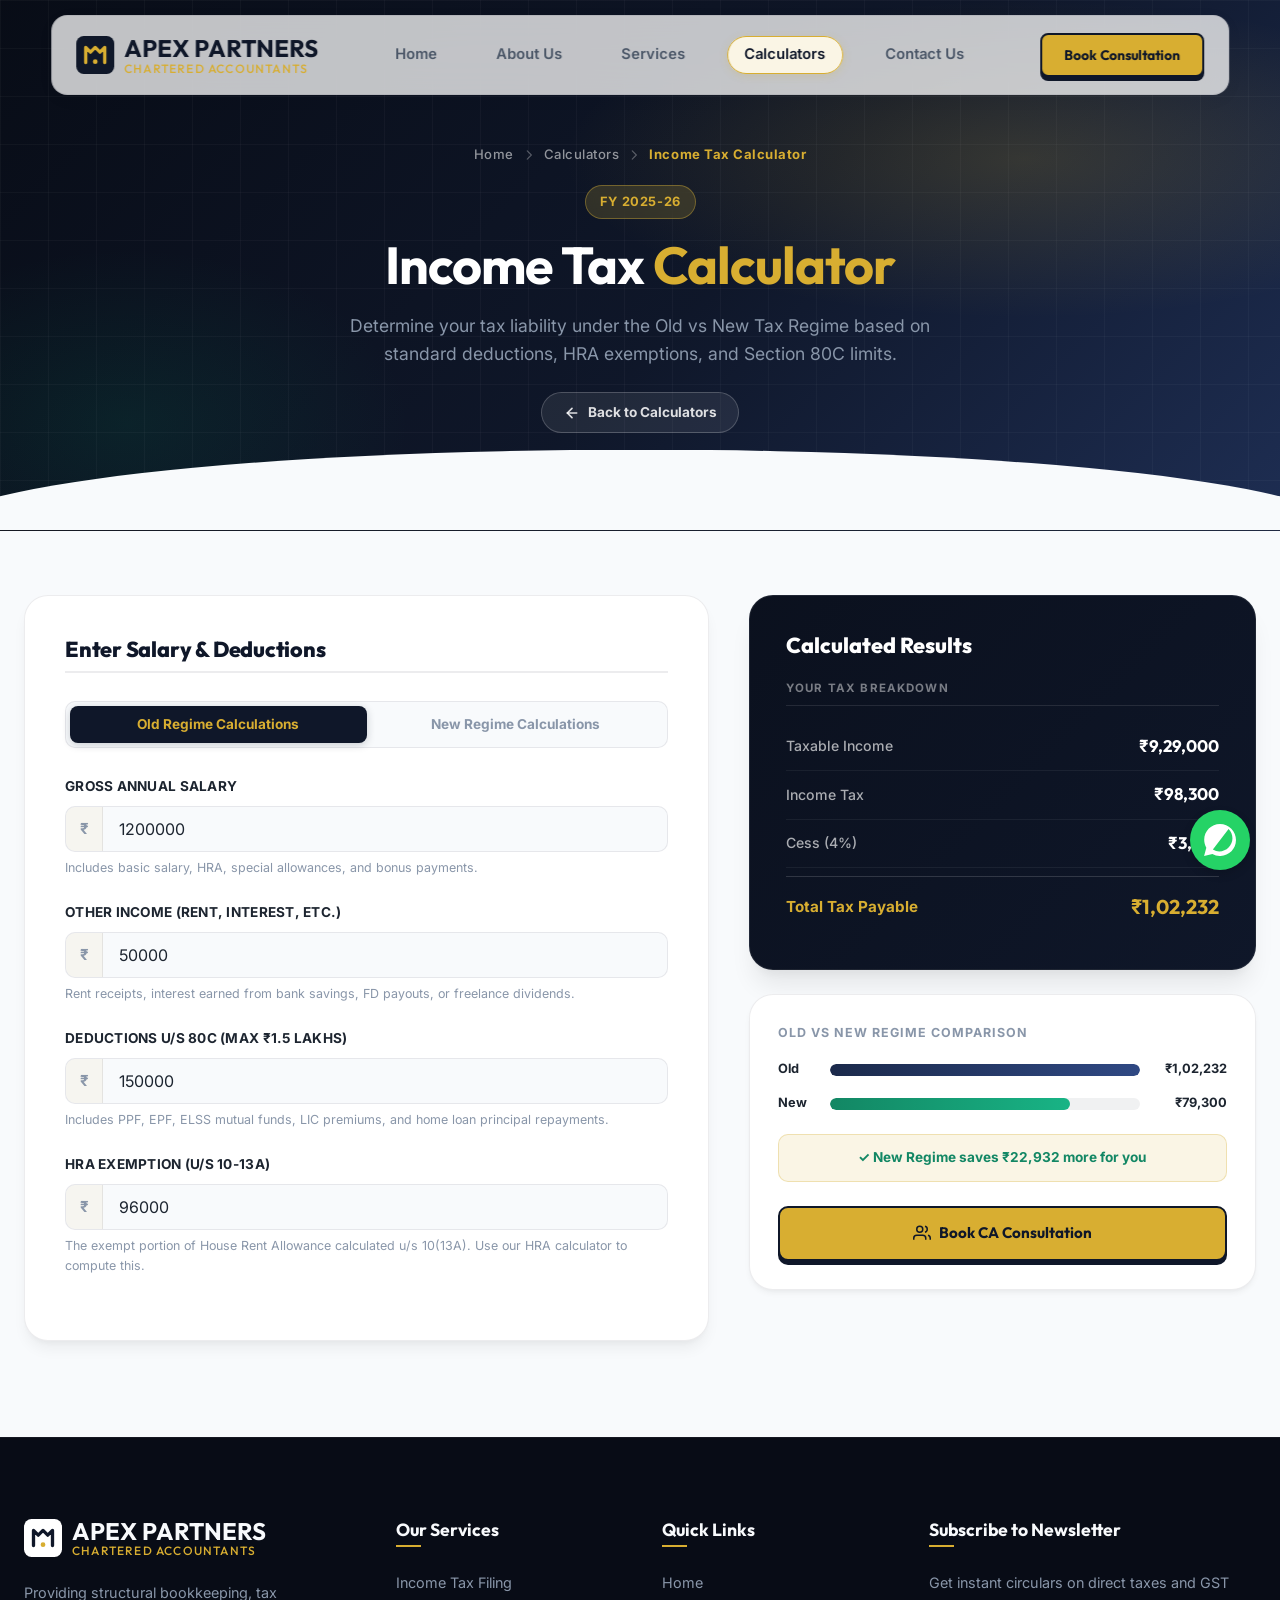
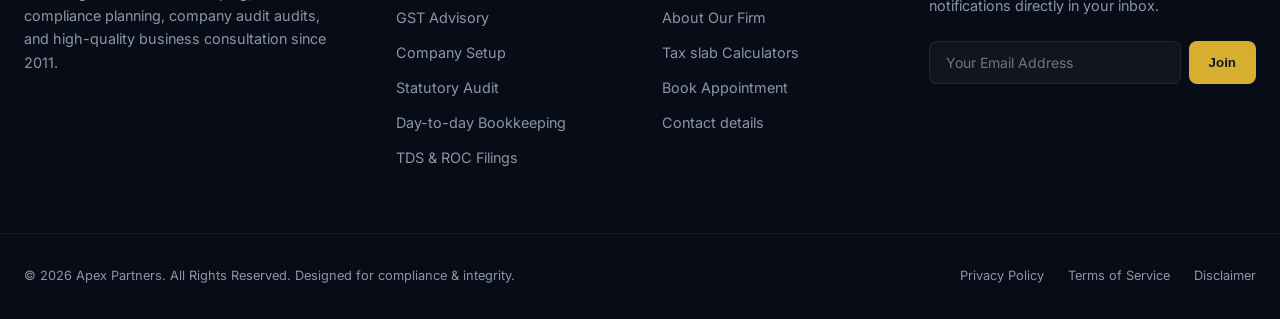
<file: tax-calculator.html>
<!DOCTYPE html>
<html lang="en">
<head>
  <meta charset="UTF-8">
  <meta name="viewport" content="width=device-width, initial-scale=1.0">
  <meta name="description" content="Calculate your Income Tax liability under the Old vs New Tax Regime for FY 2025-26 instantly with our free interactive calculator.">
  <title>Income Tax Calculator (FY 2025-26) | Apex Partners</title>
  <link rel="stylesheet" href="styles.css">
  <style>
    /* =====================================================
       TAX CALCULATOR PAGE — SPECIFIC STYLES
       ===================================================== */
    .subpage-hero {
      position: relative;
      background: linear-gradient(135deg, var(--primary-dark) 0%, var(--primary) 55%, hsl(222,47%,22%) 100%);
      padding: 9rem 0 6rem;
      overflow: hidden;
      text-align: center;
    }
    .subpage-hero::before {
      content: '';
      position: absolute;
      inset: 0;
      background:
        radial-gradient(ellipse 60% 50% at 80% 30%, rgba(212,175,55,0.18) 0%, transparent 60%),
        radial-gradient(ellipse 40% 60% at 10% 80%, rgba(5,150,105,0.12) 0%, transparent 55%);
      pointer-events: none;
    }
    .subpage-hero::after {
      content: '';
      position: absolute;
      bottom: 0;
      left: 0;
      width: 100%;
      height: 80px;
      background: var(--bg-light);
      clip-path: ellipse(55% 100% at 50% 100%);
      pointer-events: none;
    }
    .hero-mesh {
      position: absolute;
      inset: 0;
      background-image:
        linear-gradient(rgba(255,255,255,0.03) 1px, transparent 1px),
        linear-gradient(90deg, rgba(255,255,255,0.03) 1px, transparent 1px);
      background-size: 48px 48px;
      pointer-events: none;
    }
    .hero-inner {
      position: relative;
      z-index: 2;
    }
    .hero-breadcrumb {
      display: flex;
      align-items: center;
      justify-content: center;
      gap: 8px;
      font-size: 0.82rem;
      font-weight: 500;
      color: rgba(255,255,255,0.5);
      margin-bottom: 1.25rem;
      letter-spacing: 0.04em;
    }
    .hero-breadcrumb a {
      color: rgba(255,255,255,0.55);
      transition: color var(--transition-fast);
    }
    .hero-breadcrumb a:hover { color: var(--accent); }
    .hero-breadcrumb span { color: var(--accent); font-weight: 700; }
    .hero-breadcrumb svg {
      width: 14px;
      height: 14px;
      color: rgba(255,255,255,0.3);
    }
    .subpage-hero .badge {
      background: rgba(212,175,55,0.18);
      border: 1px solid rgba(212,175,55,0.4);
      color: var(--accent);
      backdrop-filter: blur(8px);
    }
    .subpage-hero h1 {
      color: #fff;
      font-size: clamp(2rem, 5vw, 3.25rem);
      line-height: 1.18;
      margin-bottom: 1rem;
      max-width: 750px;
      margin-left: auto;
      margin-right: auto;
    }
    .subpage-hero h1 em {
      font-style: normal;
      color: var(--accent);
    }
    .back-btn {
      display: inline-flex;
      align-items: center;
      gap: 8px;
      padding: 0.55rem 1.35rem;
      background: rgba(255, 255, 255, 0.08);
      border: 1px solid rgba(255, 255, 255, 0.2);
      border-radius: 50px;
      font-size: 0.85rem;
      font-weight: 700;
      color: rgba(255, 255, 255, 0.85);
      text-decoration: none;
      transition: all var(--transition-fast);
      backdrop-filter: blur(8px);
    }
    .back-btn:hover {
      background: var(--accent);
      color: var(--primary);
      border-color: var(--accent);
      transform: translateX(-4px);
    }
    .back-btn svg {
      width: 16px;
      height: 16px;
    }

    /* Layout Structure */
    .calc-layout-container {
      padding: 4rem 0 6rem;
      background: var(--bg-light);
    }
    .calc-split-grid {
      display: grid;
      grid-template-columns: 1.15fr 0.85fr;
      gap: 2.5rem;
      align-items: start;
    }
    @media (max-width: 992px) {
      .calc-split-grid {
        grid-template-columns: 1fr;
      }
    }
    .calc-form-card {
      background: var(--bg-white);
      padding: 2.5rem;
      border-radius: var(--border-radius-lg);
      border: 1px solid var(--border-color);
      box-shadow: var(--shadow-md);
    }
    .calc-form-title {
      font-size: 1.35rem;
      font-weight: 800;
      color: var(--primary);
      margin-bottom: 1.75rem;
      border-bottom: 2px solid var(--border-color);
      padding-bottom: 0.5rem;
    }

    /* Form Elements */
    .inp-group {
      margin-bottom: 1.5rem;
    }
    .inp-group label {
      display: block;
      font-size: 0.85rem;
      font-weight: 700;
      color: var(--text-dark);
      margin-bottom: 0.5rem;
      letter-spacing: 0.02em;
      text-transform: uppercase;
    }
    .inp-wrap {
      display: flex;
      align-items: center;
      border: 1.5px solid var(--border-color);
      border-radius: 10px;
      background: var(--bg-light);
      transition: border-color var(--transition-fast), box-shadow var(--transition-fast);
      overflow: hidden;
    }
    .inp-wrap:focus-within {
      border-color: var(--accent);
      box-shadow: 0 0 0 3px rgba(212,175,55,0.12);
    }
    .inp-prefix {
      padding: 0 0.85rem;
      font-weight: 700;
      font-size: 0.95rem;
      color: var(--text-muted);
      background: rgba(212,175,55,0.06);
      border-right: 1.5px solid var(--border-color);
      line-height: 1;
      align-self: stretch;
      display: flex;
      align-items: center;
    }
    .inp-wrap input {
      flex: 1;
      border: none;
      outline: none;
      background: transparent;
      padding: 0.75rem 1rem;
      font-family: var(--font-body);
      font-size: 1rem;
      color: var(--text-dark);
      width: 100%;
    }
    .inp-help {
      font-size: 0.78rem;
      color: var(--text-muted);
      margin-top: 0.4rem;
    }

    /* Regime tab styling inside form */
    .regime-tabs {
      display: flex;
      background: var(--bg-light);
      border-radius: 10px;
      padding: 4px;
      margin-bottom: 1.75rem;
      border: 1px solid var(--border-color);
    }
    .regime-tab {
      flex: 1;
      padding: 0.65rem 0.5rem;
      border: none;
      background: transparent;
      border-radius: 8px;
      font-family: var(--font-body);
      font-size: 0.85rem;
      font-weight: 700;
      color: var(--text-muted);
      cursor: pointer;
      transition: all var(--transition-fast);
      white-space: nowrap;
    }
    .regime-tab.active {
      background: var(--primary);
      color: var(--accent);
      box-shadow: 0 2px 8px rgba(15,23,42,0.2);
    }

    /* Sidebar results panel */
    .calc-sidebar-sticky {
      position: sticky;
      top: 100px;
      z-index: 10;
    }
    .calc-results-card {
      background: linear-gradient(135deg, hsl(222,47%,8%) 0%, var(--primary) 100%);
      color: var(--text-light);
      padding: 2.25rem;
      border-radius: var(--border-radius-lg);
      box-shadow: var(--shadow-lg);
      border: 1px solid rgba(255, 255, 255, 0.08);
      margin-bottom: 1.5rem;
    }
    .calc-results-card h3 {
      font-size: 1.35rem;
      font-weight: 800;
      color: #fff;
      margin-bottom: 1.25rem;
    }
    .results-title {
      font-size: 0.72rem;
      font-weight: 700;
      letter-spacing: 0.1em;
      text-transform: uppercase;
      color: rgba(255,255,255,0.45);
      border-bottom: 1px solid rgba(255,255,255,0.1);
      padding-bottom: 0.5rem;
      margin-bottom: 1rem;
    }
    .result-row {
      display: flex;
      justify-content: space-between;
      align-items: center;
      padding: 0.65rem 0;
      border-bottom: 1px solid rgba(255,255,255,0.06);
    }
    .result-row:last-child { border-bottom: none; }
    .result-row .r-label {
      font-size: 0.88rem;
      color: rgba(255,255,255,0.65);
      font-weight: 500;
    }
    .result-row .r-value {
      font-family: var(--font-heading);
      font-size: 1.05rem;
      font-weight: 700;
      color: #fff;
    }
    .result-row.total {
      margin-top: 0.5rem;
      padding-top: 0.85rem;
      border-top: 1.5px solid rgba(255,255,255,0.15);
    }
    .result-row.total .r-label {
      color: var(--accent);
      font-weight: 700;
      font-size: 0.95rem;
    }
    .result-row.total .r-value {
      color: var(--accent);
      font-size: 1.25rem;
    }

    /* Comparison section */
    .comparison-box {
      background: var(--bg-white);
      border-radius: var(--border-radius-lg);
      border: 1px solid var(--border-color);
      padding: 1.75rem;
      box-shadow: var(--shadow-sm);
    }
    .comparison-title {
      font-size: 0.78rem;
      font-weight: 700;
      text-transform: uppercase;
      letter-spacing: 0.08em;
      color: var(--text-muted);
      margin-bottom: 1rem;
    }
    .chart-bars {
      display: flex;
      flex-direction: column;
      gap: 0.85rem;
    }
    .chart-bar-row {
      display: flex;
      align-items: center;
      gap: 0.75rem;
    }
    .chart-bar-label {
      font-size: 0.8rem;
      font-weight: 700;
      color: var(--text-dark);
      width: 40px;
      flex-shrink: 0;
    }
    .chart-bar-track {
      flex: 1;
      height: 12px;
      background: rgba(15,23,42,0.06);
      border-radius: 50px;
      overflow: hidden;
    }
    .chart-bar-fill {
      height: 100%;
      border-radius: 50px;
      transition: width 0.6s cubic-bezier(0.4, 0, 0.2, 1);
    }
    .chart-bar-fill.old { background: linear-gradient(90deg, hsl(222,47%,20%), hsl(222,47%,35%)); }
    .chart-bar-fill.new { background: linear-gradient(90deg, var(--secondary), var(--secondary-light)); }
    .chart-bar-amt {
      font-size: 0.8rem;
      font-weight: 700;
      color: var(--text-dark);
      width: 75px;
      flex-shrink: 0;
      text-align: right;
    }
    .recommendation-pill {
      background: var(--accent-light);
      border: 1px solid rgba(212,175,55,0.3);
      padding: 0.75rem 1rem;
      border-radius: 10px;
      font-size: 0.85rem;
      font-weight: 700;
      text-align: center;
      margin-top: 1.25rem;
    }

    /* CTA Button styling */
    .action-btn-hub {
      display: flex;
      align-items: center;
      justify-content: center;
      gap: 8px;
      width: 100%;
      padding: 0.85rem;
      border-radius: 10px;
      font-family: var(--font-heading);
      font-weight: 700;
      font-size: 0.95rem;
      background: var(--accent);
      color: var(--primary);
      border: 2px solid var(--primary);
      box-shadow: 0 4px 0 0 var(--primary);
      cursor: pointer;
      transition: all var(--transition-fast);
      text-decoration: none;
      margin-top: 1.5rem;
    }
    .action-btn-hub:hover {
      background: var(--primary);
      color: var(--accent);
      border-color: var(--accent);
      box-shadow: 0 4px 0 0 var(--accent);
      transform: translateY(-2px);
    }
    .action-btn-hub svg { width: 18px; height: 18px; }

    .inp-group.hidden { display: none; }
  </style>
</head>
<body>
  <!-- --- PAGE PRELOADER --- -->
  <div id="page-loader" class="page-loader">
    <div class="newtons-cradle">
      <div class="newtons-cradle__dot"></div>
      <div class="newtons-cradle__dot"></div>
      <div class="newtons-cradle__dot"></div>
      <div class="newtons-cradle__dot"></div>
    </div>
  </div>

  <!-- --- HEADER / NAVIGATION --- -->
  <header class="header" id="header">
    <div class="container nav-container">
      <a href="index.html" class="logo" id="logo-link">
        <svg viewBox="0 0 40 40" fill="none" xmlns="http://www.w3.org/2000/svg">
          <rect width="40" height="40" rx="8" fill="var(--primary)" />
          <path d="M10 28V12L15 17L20 12L25 17L30 12V28" stroke="var(--accent)" stroke-width="3.5" stroke-linecap="round" stroke-linejoin="round" />
          <circle cx="20" cy="27" r="2.5" fill="var(--accent)" />
        </svg>
        <span>
          <strong>APEX PARTNERS</strong>
          <small>CHARTERED ACCOUNTANTS</small>
        </span>
      </a>

      <nav class="nav-menu" id="nav-menu">
        <a href="index.html" class="nav-link" id="link-home">Home</a>
        <a href="about.html" class="nav-link" id="link-about">About Us</a>
        <a href="services.html" class="nav-link" id="link-services">Services</a>
        <a href="calculators.html" class="nav-link active" id="link-resources">Calculators</a>
        <a href="contact.html" class="nav-link" id="link-contact">Contact Us</a>
      </nav>

      <div class="nav-actions">
        <a href="booking.html" class="btn btn-primary" id="desktop-cta-btn">Book Consultation</a>
      </div>
      
      <button class="nav-toggle" id="nav-toggle" aria-label="Toggle Navigation">
        <svg width="24" height="24" viewBox="0 0 24 24" fill="none" stroke="currentColor" stroke-width="2" stroke-linecap="round" stroke-linejoin="round">
          <line x1="3" y1="12" x2="21" y2="12"></line>
          <line x1="3" y1="6" x2="21" y2="6"></line>
          <line x1="3" y1="18" x2="21" y2="18"></line>
        </svg>
      </button>
    </div>
  </header>

  <!-- --- SUBPAGE HERO --- -->
  <section class="subpage-hero">
    <div class="hero-mesh"></div>
    <div class="container hero-inner">
      <nav class="hero-breadcrumb reveal reveal-up" aria-label="Breadcrumb">
        <a href="index.html">Home</a>
        <svg viewBox="0 0 24 24" fill="none" stroke="currentColor" stroke-width="2"><path stroke-linecap="round" stroke-linejoin="round" d="M9 5l7 7-7 7"/></svg>
        <a href="calculators.html">Calculators</a>
        <svg viewBox="0 0 24 24" fill="none" stroke="currentColor" stroke-width="2"><path stroke-linecap="round" stroke-linejoin="round" d="M9 5l7 7-7 7"/></svg>
        <span>Income Tax Calculator</span>
      </nav>
      <span class="badge reveal reveal-up delay-1">FY 2025-26</span>
      <h1 class="reveal reveal-up delay-2">
        Income Tax <em>Calculator</em>
      </h1>
      <p class="hero-animated-subtitle reveal reveal-up delay-3">
        Determine your tax liability under the Old vs New Tax Regime based on standard deductions, HRA exemptions, and Section 80C limits.
      </p>
      <div class="reveal reveal-up delay-4" style="margin-top: 1.5rem;">
        <a href="calculators.html" class="back-btn">
          <svg viewBox="0 0 24 24" fill="none" stroke="currentColor" stroke-width="2.5" stroke-linecap="round" stroke-linejoin="round"><line x1="19" y1="12" x2="5" y2="12"></line><polyline points="12 19 5 12 12 5"></polyline></svg>
          Back to Calculators
        </a>
      </div>
    </div>
  </section>

  <!-- --- MAIN CALCULATOR GRID --- -->
  <section class="calc-layout-container">
    <div class="container">
      <div class="calc-split-grid">
        
        <!-- Left: Inputs Form -->
        <div class="calc-form-card reveal reveal-up">
          <h2 class="calc-form-title">Enter Salary &amp; Deductions</h2>
          
          <!-- Regime Tabs -->
          <div class="regime-tabs" role="tablist" aria-label="Tax Regime">
            <button class="regime-tab active" id="it-tab-old" onclick="itSwitchTab('old')" role="tab" aria-selected="true">Old Regime Calculations</button>
            <button class="regime-tab" id="it-tab-new" onclick="itSwitchTab('new')" role="tab" aria-selected="false">New Regime Calculations</button>
          </div>

          <!-- Input fields -->
          <div class="inp-group">
            <label for="it-gross">Gross Annual Salary</label>
            <div class="inp-wrap">
              <span class="inp-prefix">₹</span>
              <input type="number" id="it-gross" value="1200000" min="0" placeholder="e.g. 1200000" oninput="calcIncomeTax()">
            </div>
            <p class="inp-help">Includes basic salary, HRA, special allowances, and bonus payments.</p>
          </div>

          <div class="inp-group">
            <label for="it-other">Other Income (Rent, Interest, etc.)</label>
            <div class="inp-wrap">
              <span class="inp-prefix">₹</span>
              <input type="number" id="it-other" value="50000" min="0" placeholder="e.g. 50000" oninput="calcIncomeTax()">
            </div>
            <p class="inp-help">Rent receipts, interest earned from bank savings, FD payouts, or freelance dividends.</p>
          </div>

          <div class="inp-group" id="it-80c-group">
            <label for="it-80c">Deductions u/s 80C (max ₹1.5 Lakhs)</label>
            <div class="inp-wrap">
              <span class="inp-prefix">₹</span>
              <input type="number" id="it-80c" value="150000" min="0" max="150000" placeholder="e.g. 150000" oninput="calcIncomeTax()">
            </div>
            <p class="inp-help">Includes PPF, EPF, ELSS mutual funds, LIC premiums, and home loan principal repayments.</p>
          </div>

          <div class="inp-group" id="it-hra-group">
            <label for="it-hra-old">HRA Exemption (u/s 10-13A)</label>
            <div class="inp-wrap">
              <span class="inp-prefix">₹</span>
              <input type="number" id="it-hra-old" value="96000" min="0" placeholder="e.g. 96000" oninput="calcIncomeTax()">
            </div>
            <p class="inp-help">The exempt portion of House Rent Allowance calculated u/s 10(13A). Use our HRA calculator to compute this.</p>
          </div>

        </div>

        <!-- Right: Results Sidebar -->
        <div class="calc-sidebar-sticky reveal reveal-up delay-1">
          
          <!-- Live Breakdown Card -->
          <div class="calc-results-card">
            <h3>Calculated Results</h3>
            <div class="results-title">Your Tax Breakdown</div>
            <div class="result-row">
              <span class="r-label">Taxable Income</span>
              <span class="r-value" id="it-taxable">₹0</span>
            </div>
            <div class="result-row">
              <span class="r-label">Income Tax</span>
              <span class="r-value" id="it-tax">₹0</span>
            </div>
            <div class="result-row">
              <span class="r-label">Cess (4%)</span>
              <span class="r-value" id="it-cess">₹0</span>
            </div>
            <div class="result-row total">
              <span class="r-label">Total Tax Payable</span>
              <span class="r-value" id="it-total">₹0</span>
            </div>
          </div>

          <!-- Comparison Box -->
          <div class="comparison-box">
            <div class="comparison-title">Old vs New Regime Comparison</div>
            <div class="chart-bars">
              <div class="chart-bar-row">
                <span class="chart-bar-label">Old</span>
                <div class="chart-bar-track">
                  <div class="chart-bar-fill old" id="chart-old-bar" style="width:50%"></div>
                </div>
                <span class="chart-bar-amt" id="chart-old-amt">₹0</span>
              </div>
              <div class="chart-bar-row">
                <span class="chart-bar-label">New</span>
                <div class="chart-bar-track">
                  <div class="chart-bar-fill new" id="chart-new-bar" style="width:50%"></div>
                </div>
                <span class="chart-bar-amt" id="chart-new-amt">₹0</span>
              </div>
            </div>
            <p id="it-recommendation" class="recommendation-pill"></p>
            
            <a href="booking.html" class="action-btn-hub">
              <svg viewBox="0 0 24 24" fill="none" stroke="currentColor" stroke-width="2"><path d="M17 21v-2a4 4 0 0 0-4-4H5a4 4 0 0 0-4 4v2"/><circle cx="9" cy="7" r="4"/><path d="M23 21v-2a4 4 0 0 0-3-3.87"/><path d="M16 3.13a4 4 0 0 1 0 7.75"/></svg>
              Book CA Consultation
            </a>
          </div>

        </div>

      </div>
    </div>
  </section>

  <!-- --- FOOTER --- -->
  <footer class="footer">
    <div class="container footer-grid">
      <div class="footer-col">
        <a href="index.html" class="logo" style="margin-bottom: 1.5rem;" id="footer-logo-link">
          <svg viewBox="0 0 40 40" fill="none" xmlns="http://www.w3.org/2000/svg">
            <rect width="40" height="40" rx="8" fill="var(--bg-white)" />
            <path d="M10 28V12L15 17L20 12L25 17L30 12V28" stroke="var(--primary)" stroke-width="3.5" stroke-linecap="round" stroke-linejoin="round" />
            <circle cx="20" cy="27" r="2.5" fill="var(--accent)" />
          </svg>
          <span style="color: var(--text-light)">
            <strong>APEX PARTNERS</strong>
            <small>CHARTERED ACCOUNTANTS</small>
          </span>
        </a>
        <p>Providing structural bookkeeping, tax compliance planning, company audit audits, and high-quality business consultation since 2011.</p>
      </div>
      
      <div class="footer-col">
        <h4>Our Services</h4>
        <div class="footer-links">
          <a href="services.html">Income Tax Filing</a>
          <a href="services.html">GST Advisory</a>
          <a href="services.html">Company Setup</a>
          <a href="services.html">Statutory Audit</a>
          <a href="services.html">Day-to-day Bookkeeping</a>
          <a href="services.html">TDS &amp; ROC Filings</a>
        </div>
      </div>

      <div class="footer-col">
        <h4>Quick Links</h4>
        <div class="footer-links">
          <a href="index.html">Home</a>
          <a href="about.html">About Our Firm</a>
          <a href="calculators.html">Tax slab Calculators</a>
          <a href="booking.html">Book Appointment</a>
          <a href="contact.html">Contact details</a>
        </div>
      </div>

      <div class="footer-col">
        <h4>Subscribe to Newsletter</h4>
        <p>Get instant circulars on direct taxes and GST notifications directly in your inbox.</p>
        <form class="footer-newsletter-form" onsubmit="return false;" id="newsletter-form">
          <input type="email" class="footer-newsletter-input" placeholder="Your Email Address" required id="newsletter-email">
          <button type="submit" class="footer-newsletter-btn" id="newsletter-btn">Join</button>
        </form>
      </div>
    </div>
    
    <div class="container footer-bottom">
      <p>&copy; 2026 Apex Partners. All Rights Reserved. Designed for compliance &amp; integrity.</p>
      <div class="footer-legal-links">
        <a href="privacy.html">Privacy Policy</a>
        <a href="terms.html">Terms of Service</a>
        <a href="disclaimer.html">Disclaimer</a>
      </div>
    </div>
  </footer>

  <!-- --- WHATSAPP CHAT FLOAT BUTTON --- -->
  <a href="https://wa.me/919876543210" class="whatsapp-float" target="_blank" aria-label="Chat on WhatsApp" id="whatsapp-btn">
    <svg viewBox="0 0 24 24" fill="currentColor">
      <path d="M.057 24l1.687-6.163c-1.041-1.804-1.588-3.849-1.587-5.946C.06 5.348 5.397.01 12.008.01c3.202.001 6.212 1.246 8.477 3.514 2.266 2.268 3.507 5.28 3.505 8.484-.004 6.657-5.34 11.997-11.953 11.997-2.005-.001-3.973-.502-5.731-1.456L0 24zm6.59-4.846c1.6.95 3.188 1.449 4.825 1.451 5.436 0 9.86-4.42 9.864-9.864.002-2.637-1.03-5.114-2.905-6.99C16.258 1.875 13.784 1.84c-5.437 0-9.862 4.42-9.866 9.863-.001 1.702.463 3.361 1.34 4.8l-.996 3.633 3.72-.975zm13.123-7.042c-.302-.15-1.78-.879-2.056-.979-.275-.1-.476-.15-.676.15-.2.3-.777.979-.952 1.179-.175.2-.35.225-.652.075-.302-.15-1.276-.47-2.43-1.499-.898-.8-1.503-1.79-1.679-2.09-.175-.3-.019-.462.13-.611.135-.135.302-.35.454-.525.151-.175.202-.3.302-.5.1-.2.05-.375-.025-.525-.075-.15-.676-1.628-.926-2.228-.243-.584-.489-.505-.676-.515-.175-.01-.375-.01-.575-.01-.2 0-.526.075-.802.375-.275.3-1.053 1.028-1.053 2.507s1.077 2.903 1.227 3.102c.15.2 2.119 3.235 5.132 4.532.716.309 1.275.493 1.71.632.72.228 1.375.196 1.893.118.577-.087 1.78-.727 2.03-1.428.25-.7.25-1.3.175-1.428-.075-.125-.275-.2-.577-.35z"/>
    </svg>
  </a>

  <!-- --- CALCULATION SCRIPT --- -->
  <script>
    const fmt = (n) => '₹' + Math.round(n).toLocaleString('en-IN');
    const getVal = (id) => parseFloat(document.getElementById(id).value) || 0;

    let itActiveTab = 'old';

    function itSwitchTab(tab) {
      itActiveTab = tab;
      document.getElementById('it-tab-old').classList.toggle('active', tab === 'old');
      document.getElementById('it-tab-new').classList.toggle('active', tab === 'new');
      document.getElementById('it-tab-old').setAttribute('aria-selected', tab === 'old');
      document.getElementById('it-tab-new').setAttribute('aria-selected', tab === 'new');

      // Show/hide old-regime-only inputs
      document.getElementById('it-80c-group').classList.toggle('hidden', tab === 'new');
      document.getElementById('it-hra-group').classList.toggle('hidden', tab === 'new');

      calcIncomeTax();
    }

    function computeTaxOldRegime(income) {
      // FY 2025-26 Old Regime slabs
      let tax = 0;
      if (income <= 250000) tax = 0;
      else if (income <= 500000) tax = (income - 250000) * 0.05;
      else if (income <= 1000000) tax = 12500 + (income - 500000) * 0.20;
      else tax = 112500 + (income - 1000000) * 0.30;
      // Rebate u/s 87A (income ≤ 5L)
      if (income <= 500000) tax = 0;
      return tax;
    }

    function computeTaxNewRegime(income) {
      // FY 2025-26 New Regime slabs
      let tax = 0;
      if (income <= 300000) tax = 0;
      else if (income <= 700000) tax = (income - 300000) * 0.05;
      else if (income <= 1000000) tax = 20000 + (income - 700000) * 0.10;
      else if (income <= 1200000) tax = 50000 + (income - 1000000) * 0.15;
      else if (income <= 1500000) tax = 80000 + (income - 1200000) * 0.20;
      else tax = 140000 + (income - 1500000) * 0.30;
      // Rebate u/s 87A (income ≤ 7L under new regime)
      if (income <= 700000) tax = 0;
      return tax;
    }

    function calcIncomeTax() {
      const gross = getVal('it-gross');
      const other = getVal('it-other');
      const ded80c = Math.min(getVal('it-80c'), 150000);
      const hraEx = getVal('it-hra-old');
      const stdDed = 75000; // Standard deduction FY25-26

      // Old Regime
      const oldTaxableIncome = Math.max(0, gross + other - stdDed - ded80c - hraEx);
      const oldTax = computeTaxOldRegime(oldTaxableIncome);
      const oldCess = oldTax * 0.04;
      const oldTotal = oldTax + oldCess;

      // New Regime
      const newTaxableIncome = Math.max(0, gross + other - stdDed);
      const newTax = computeTaxNewRegime(newTaxableIncome);
      const newCess = newTax * 0.04;
      const newTotal = newTax + newCess;

      // Which is active?
      const isOld = itActiveTab === 'old';
      const activeTaxable = isOld ? oldTaxableIncome : newTaxableIncome;
      const activeTax = isOld ? oldTax : newTax;
      const activeCess = isOld ? oldCess : newCess;
      const activeTotal = isOld ? oldTotal : newTotal;

      document.getElementById('it-taxable').textContent = fmt(activeTaxable);
      document.getElementById('it-tax').textContent = fmt(activeTax);
      document.getElementById('it-cess').textContent = fmt(activeCess);
      document.getElementById('it-total').textContent = fmt(activeTotal);

      // Bar chart
      const maxTax = Math.max(oldTotal, newTotal, 1);
      document.getElementById('chart-old-bar').style.width = (oldTotal / maxTax * 100) + '%';
      document.getElementById('chart-new-bar').style.width = (newTotal / maxTax * 100) + '%';
      document.getElementById('chart-old-amt').textContent = fmt(oldTotal);
      document.getElementById('chart-new-amt').textContent = fmt(newTotal);

      // Recommendation
      const recEl = document.getElementById('it-recommendation');
      if (oldTotal < newTotal) {
        recEl.textContent = '✓ Old Regime saves ' + fmt(newTotal - oldTotal) + ' more for you';
        recEl.style.color = 'var(--accent-hover)';
      } else if (newTotal < oldTotal) {
        recEl.textContent = '✓ New Regime saves ' + fmt(oldTotal - newTotal) + ' more for you';
        recEl.style.color = 'var(--secondary)';
      } else {
        recEl.textContent = 'Both regimes result in equal tax';
        recEl.style.color = 'var(--text-muted)';
      }
    }

    window.addEventListener('DOMContentLoaded', () => {
      calcIncomeTax();
    });
  </script>

  <script src="app.js"></script>
</body>
</html>
</file>
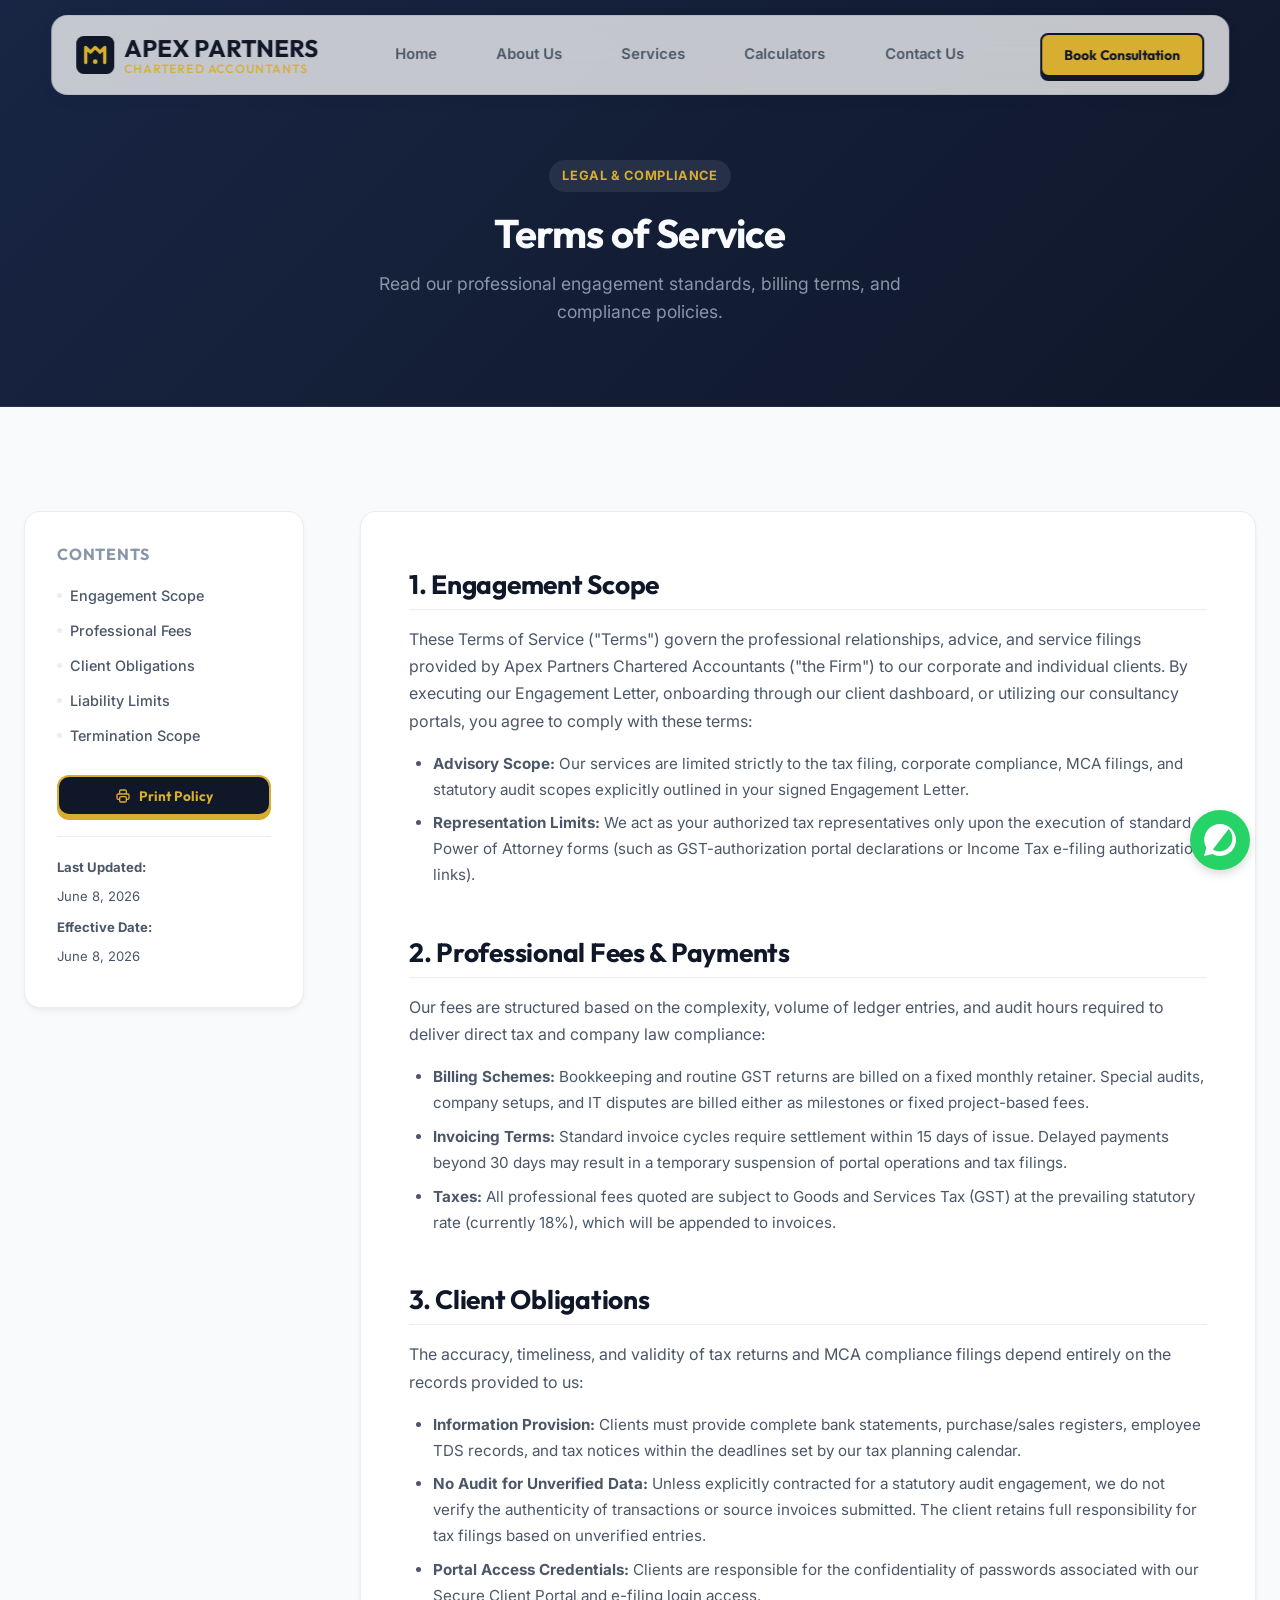
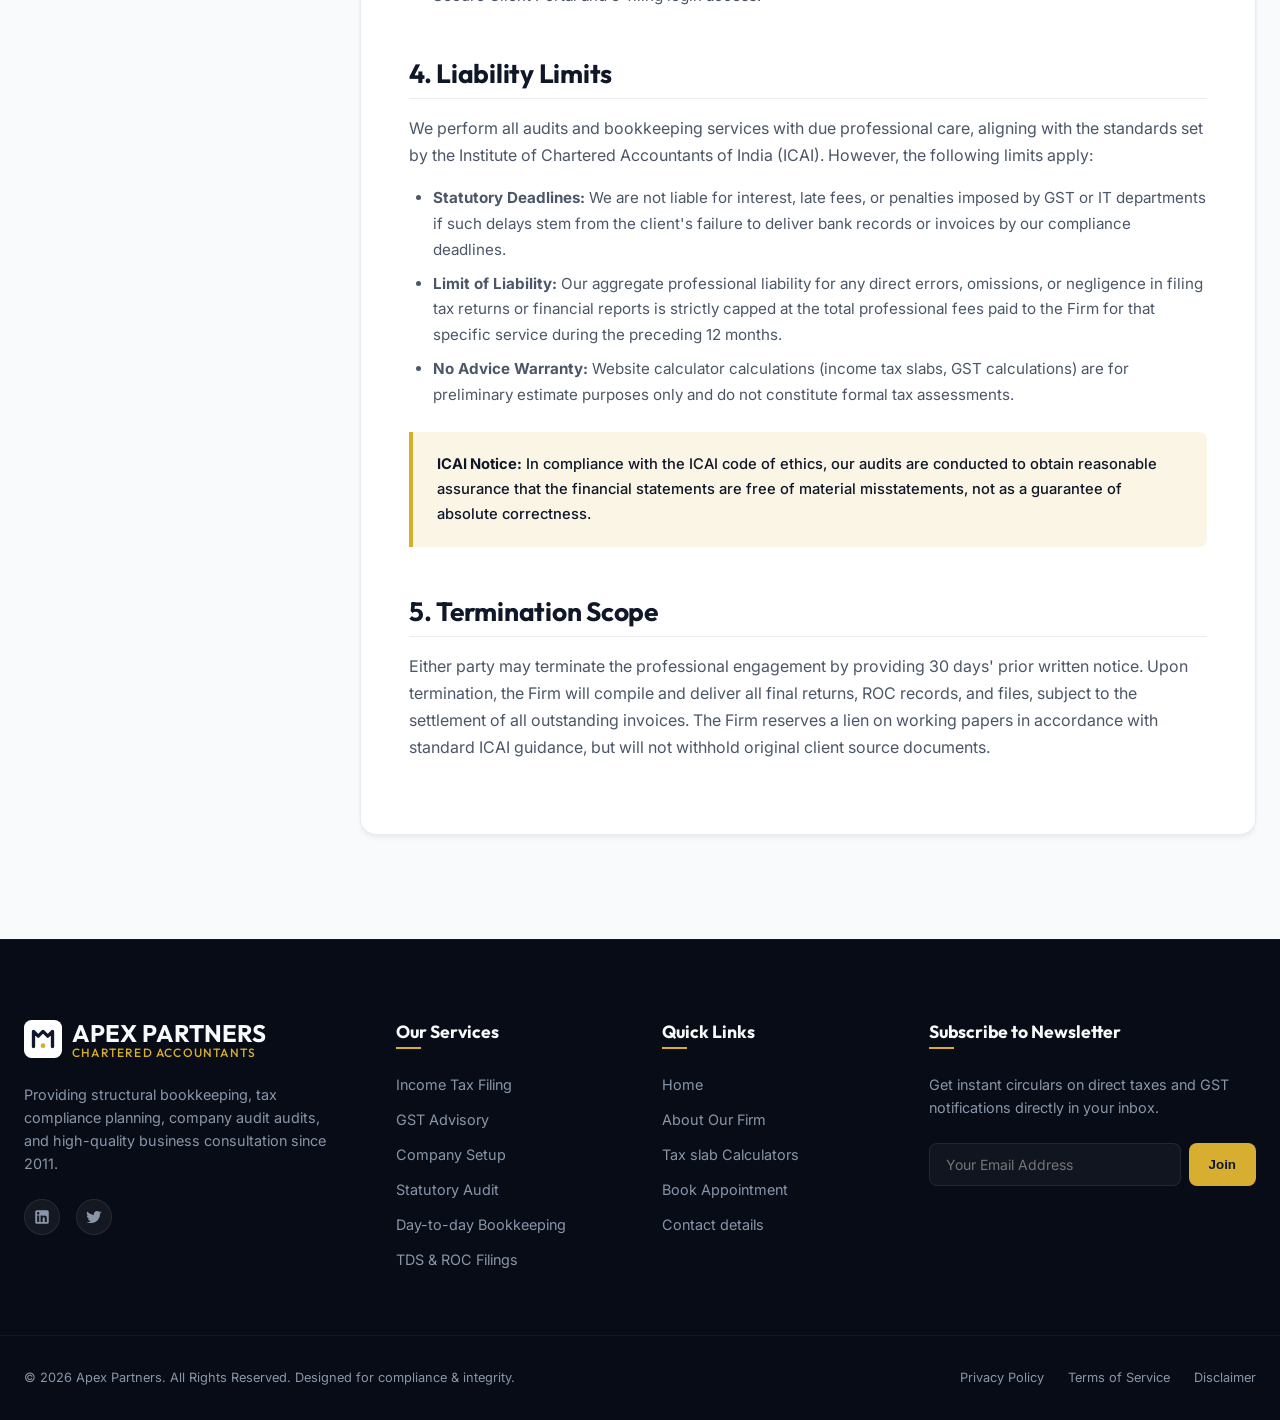
<file: terms.html>
<!DOCTYPE html>
<html lang="en">
<head>
  <meta charset="UTF-8">
  <meta name="viewport" content="width=device-width, initial-scale=1.0">
  <meta name="description" content="Terms of Service for Apex Partners Chartered Accountants. Read our professional advisory engagement terms, fees, and liabilities.">
  <title>Terms of Service | Apex Partners Chartered Accountants</title>
  <link rel="stylesheet" href="styles.css">
  <style>
    .legal-layout {
      display: grid;
      grid-template-columns: 280px 1fr;
      gap: 3.5rem;
      align-items: start;
    }

    .legal-sidebar {
      position: sticky;
      top: calc(var(--header-height) + 20px);
      background-color: var(--bg-white);
      border: 1px solid var(--border-color);
      border-radius: var(--border-radius-md);
      padding: 2rem;
      box-shadow: var(--shadow-sm);
    }

    .legal-sidebar h3 {
      font-size: 1rem;
      text-transform: uppercase;
      letter-spacing: 0.05em;
      color: var(--text-muted);
      margin-bottom: 1.25rem;
      font-weight: 700;
    }

    .legal-nav-list {
      display: flex;
      flex-direction: column;
      gap: 0.75rem;
      margin-bottom: 1.75rem;
    }

    .legal-nav-link {
      font-size: 0.9rem;
      color: var(--text-medium);
      font-weight: 500;
      transition: all var(--transition-fast);
      display: flex;
      align-items: center;
      gap: 8px;
    }

    .legal-nav-link::before {
      content: '';
      width: 5px;
      height: 5px;
      background-color: var(--border-color);
      border-radius: 50%;
      transition: all var(--transition-fast);
    }

    .legal-nav-link:hover {
      color: var(--accent-hover);
      transform: translateX(3px);
    }

    .legal-nav-link:hover::before {
      background-color: var(--accent);
    }

    .legal-meta {
      border-top: 1px solid var(--border-color);
      padding-top: 1.25rem;
      font-size: 0.82rem;
      color: var(--text-muted);
    }

    .legal-meta p {
      margin-bottom: 0.5rem;
    }

    .legal-content {
      background-color: var(--bg-white);
      border: 1px solid var(--border-color);
      border-radius: var(--border-radius-md);
      padding: 3.5rem 3rem;
      box-shadow: var(--shadow-sm);
      line-height: 1.7;
    }

    .legal-content section {
      margin-bottom: 3rem;
    }

    .legal-content section:last-child {
      margin-bottom: 0;
    }

    .legal-content h2 {
      font-size: 1.65rem;
      margin-bottom: 1rem;
      padding-bottom: 8px;
      border-bottom: 1px solid var(--border-color);
      color: var(--primary);
    }

    .legal-content p {
      color: var(--text-medium);
      margin-bottom: 1rem;
    }

    .legal-content ul {
      margin-bottom: 1.5rem;
      padding-left: 1.5rem;
      list-style-type: disc;
    }

    .legal-content li {
      color: var(--text-medium);
      margin-bottom: 0.5rem;
      font-size: 0.95rem;
    }

    .security-notice-box {
      background-color: var(--accent-light);
      border-left: 4px solid var(--accent);
      padding: 1.25rem 1.5rem;
      border-radius: 0 var(--border-radius-sm) var(--border-radius-sm) 0;
      margin: 1.5rem 0;
    }

    .security-notice-box p {
      color: var(--primary);
      font-weight: 500;
      font-size: 0.92rem;
      margin-bottom: 0;
    }

    /* Print utility styles */
    @media print {
      body {
        background-color: white !important;
        color: black !important;
      }
      .header, .footer, .legal-sidebar, .whatsapp-float, .subpage-hero {
        display: none !important;
      }
      .legal-layout {
        display: block !important;
      }
      .legal-content {
        border: none !important;
        box-shadow: none !important;
        padding: 0 !important;
      }
      .legal-content h2 {
        page-break-after: avoid;
      }
    }

    @media (max-width: 992px) {
      .legal-layout {
        grid-template-columns: 1fr;
        gap: 2.5rem;
      }
      .legal-sidebar {
        position: static;
        width: 100%;
      }
    }
    
    @media (max-width: 576px) {
      .legal-content {
        padding: 2rem 1.5rem;
      }
    }
  </style>
</head>
<body>
  <!-- --- PAGE PRELOADER --- -->
  <div id="page-loader" class="page-loader">
    <div class="newtons-cradle">
      <div class="newtons-cradle__dot"></div>
      <div class="newtons-cradle__dot"></div>
      <div class="newtons-cradle__dot"></div>
      <div class="newtons-cradle__dot"></div>
    </div>
  </div>

  <!-- --- HEADER / NAVIGATION --- -->
  <header class="header" id="header">
    <div class="container nav-container">
      <a href="index.html" class="logo" id="logo-link">
        <svg viewBox="0 0 40 40" fill="none" xmlns="http://www.w3.org/2000/svg">
          <rect width="40" height="40" rx="8" fill="var(--primary)" />
          <path d="M10 28V12L15 17L20 12L25 17L30 12V28" stroke="var(--accent)" stroke-width="3.5" stroke-linecap="round" stroke-linejoin="round" />
          <circle cx="20" cy="27" r="2.5" fill="var(--accent)" />
        </svg>
        <span>
          <strong>APEX PARTNERS</strong>
          <small>CHARTERED ACCOUNTANTS</small>
        </span>
      </a>

      <nav class="nav-menu" id="nav-menu">
        <a href="index.html" class="nav-link" id="link-home">Home</a>
        <a href="about.html" class="nav-link" id="link-about">About Us</a>
        <a href="services.html" class="nav-link" id="link-services">Services</a>
        <a href="calculators.html" class="nav-link" id="link-resources">Calculators</a>
        <a href="contact.html" class="nav-link" id="link-contact">Contact Us</a>
      </nav>

      <div class="nav-actions">
        <a href="booking.html" class="btn btn-primary" id="desktop-cta-btn">Book Consultation</a>
      </div>
      
      <button class="nav-toggle" id="nav-toggle" aria-label="Toggle Navigation">
        <svg width="24" height="24" viewBox="0 0 24 24" fill="none" stroke="currentColor" stroke-width="2" stroke-linecap="round" stroke-linejoin="round">
          <line x1="3" y1="12" x2="21" y2="12"></line>
          <line x1="3" y1="6" x2="21" y2="6"></line>
          <line x1="3" y1="18" x2="21" y2="18"></line>
        </svg>
      </button>
    </div>
  </header>

  <!-- --- SUBPAGE HERO --- -->
  <section class="subpage-hero">
    <div class="container">
      <span class="badge" style="background-color: rgba(255,255,255,0.08); color: var(--accent);">Legal & Compliance</span>
      <h1>Terms of Service</h1>
      <p>Read our professional engagement standards, billing terms, and compliance policies.</p>
    </div>
  </section>

  <!-- --- LEGAL CONTENT --- -->
  <section class="section" style="background-color: var(--bg-light);">
    <div class="container legal-layout">
      
      <!-- Sidebar Navigation -->
      <aside class="legal-sidebar">
        <h3>Contents</h3>
        <nav class="legal-nav-list">
          <a href="#engagement" class="legal-nav-link">Engagement Scope</a>
          <a href="#billing" class="legal-nav-link">Professional Fees</a>
          <a href="#responsibilities" class="legal-nav-link">Client Obligations</a>
          <a href="#liability" class="legal-nav-link">Liability Limits</a>
          <a href="#termination" class="legal-nav-link">Termination Scope</a>
        </nav>
        
        <button class="btn btn-secondary" onclick="window.print()" style="width: 100%; font-size: 0.85rem; padding: 0.6rem; margin-bottom: 1.25rem;">
          <svg width="16" height="16" fill="none" viewBox="0 0 24 24" stroke="currentColor" stroke-width="2">
            <path stroke-linecap="round" stroke-linejoin="round" d="M17 17h2a2 2 0 002-2v-4a2 2 0 00-2-2H5a2 2 0 00-2 2v4a2 2 0 002 2h2m2 4h6a2 2 0 002-2v-4a2 2 0 00-2-2H9a2 2 0 00-2 2v4a2 2 0 002 2zm8-12V5a2 2 0 00-2-2H9a2 2 0 00-2 2v4h10z" />
          </svg>
          Print Policy
        </button>
        
        <div class="legal-meta">
          <p><strong>Last Updated:</strong></p>
          <p>June 8, 2026</p>
          <p style="margin-top: 10px;"><strong>Effective Date:</strong></p>
          <p>June 8, 2026</p>
        </div>
      </aside>

      <!-- Document Content -->
      <main class="legal-content">
        
        <section id="engagement">
          <h2>1. Engagement Scope</h2>
          <p>These Terms of Service ("Terms") govern the professional relationships, advice, and service filings provided by Apex Partners Chartered Accountants ("the Firm") to our corporate and individual clients. By executing our Engagement Letter, onboarding through our client dashboard, or utilizing our consultancy portals, you agree to comply with these terms:</p>
          <ul>
            <li><strong>Advisory Scope:</strong> Our services are limited strictly to the tax filing, corporate compliance, MCA filings, and statutory audit scopes explicitly outlined in your signed Engagement Letter.</li>
            <li><strong>Representation Limits:</strong> We act as your authorized tax representatives only upon the execution of standard Power of Attorney forms (such as GST-authorization portal declarations or Income Tax e-filing authorization links).</li>
          </ul>
        </section>

        <section id="billing">
          <h2>2. Professional Fees & Payments</h2>
          <p>Our fees are structured based on the complexity, volume of ledger entries, and audit hours required to deliver direct tax and company law compliance:</p>
          <ul>
            <li><strong>Billing Schemes:</strong> Bookkeeping and routine GST returns are billed on a fixed monthly retainer. Special audits, company setups, and IT disputes are billed either as milestones or fixed project-based fees.</li>
            <li><strong>Invoicing Terms:</strong> Standard invoice cycles require settlement within 15 days of issue. Delayed payments beyond 30 days may result in a temporary suspension of portal operations and tax filings.</li>
            <li><strong>Taxes:</strong> All professional fees quoted are subject to Goods and Services Tax (GST) at the prevailing statutory rate (currently 18%), which will be appended to invoices.</li>
          </ul>
        </section>

        <section id="responsibilities">
          <h2>3. Client Obligations</h2>
          <p>The accuracy, timeliness, and validity of tax returns and MCA compliance filings depend entirely on the records provided to us:</p>
          <ul>
            <li><strong>Information Provision:</strong> Clients must provide complete bank statements, purchase/sales registers, employee TDS records, and tax notices within the deadlines set by our tax planning calendar.</li>
            <li><strong>No Audit for Unverified Data:</strong> Unless explicitly contracted for a statutory audit engagement, we do not verify the authenticity of transactions or source invoices submitted. The client retains full responsibility for tax filings based on unverified entries.</li>
            <li><strong>Portal Access Credentials:</strong> Clients are responsible for the confidentiality of passwords associated with our Secure Client Portal and e-filing login access.</li>
          </ul>
        </section>

        <section id="liability">
          <h2>4. Liability Limits</h2>
          <p>We perform all audits and bookkeeping services with due professional care, aligning with the standards set by the Institute of Chartered Accountants of India (ICAI). However, the following limits apply:</p>
          <ul>
            <li><strong>Statutory Deadlines:</strong> We are not liable for interest, late fees, or penalties imposed by GST or IT departments if such delays stem from the client's failure to deliver bank records or invoices by our compliance deadlines.</li>
            <li><strong>Limit of Liability:</strong> Our aggregate professional liability for any direct errors, omissions, or negligence in filing tax returns or financial reports is strictly capped at the total professional fees paid to the Firm for that specific service during the preceding 12 months.</li>
            <li><strong>No Advice Warranty:</strong> Website calculator calculations (income tax slabs, GST calculations) are for preliminary estimate purposes only and do not constitute formal tax assessments.</li>
          </ul>
          
          <div class="security-notice-box">
            <p><strong>ICAI Notice:</strong> In compliance with the ICAI code of ethics, our audits are conducted to obtain reasonable assurance that the financial statements are free of material misstatements, not as a guarantee of absolute correctness.</p>
          </div>
        </section>

        <section id="termination">
          <h2>5. Termination Scope</h2>
          <p>Either party may terminate the professional engagement by providing 30 days' prior written notice. Upon termination, the Firm will compile and deliver all final returns, ROC records, and files, subject to the settlement of all outstanding invoices. The Firm reserves a lien on working papers in accordance with standard ICAI guidance, but will not withhold original client source documents.</p>
        </section>

      </main>

    </div>
  </section>

  <!-- --- FOOTER --- -->
  <footer class="footer">
    <div class="container footer-grid">
      <div class="footer-col">
        <a href="index.html" class="logo" style="margin-bottom: 1.5rem;" id="footer-logo-link">
          <svg viewBox="0 0 40 40" fill="none" xmlns="http://www.w3.org/2000/svg">
            <rect width="40" height="40" rx="8" fill="var(--bg-white)" />
            <path d="M10 28V12L15 17L20 12L25 17L30 12V28" stroke="var(--primary)" stroke-width="3.5" stroke-linecap="round" stroke-linejoin="round" />
            <circle cx="20" cy="27" r="2.5" fill="var(--accent)" />
          </svg>
          <span style="color: var(--text-light)">
            <strong>APEX PARTNERS</strong>
            <small>CHARTERED ACCOUNTANTS</small>
          </span>
        </a>
        <p>Providing structural bookkeeping, tax compliance planning, company audit audits, and high-quality business consultation since 2011.</p>
        <div class="footer-socials">
          <a href="#" class="footer-social-btn" aria-label="LinkedIn">
            <svg width="18" height="18" fill="currentColor" viewBox="0 0 24 24"><path d="M19 3a2 2 0 0 1 2 2v14a2 2 0 0 1-2 2H5a2 2 0 0 1-2-2V5a2 2 0 0 1 2-2h14m-.5 15.5v-5.3a3.26 3.26 0 0 0-3.26-3.26c-.85 0-1.84.52-2.32 1.3v-1.11h-2.79v8.37h2.79v-4.93c0-.77.62-1.4 1.39-1.4a1.4 1.4 0 0 1 1.4 1.4v4.93h2.79M6.88 8.56a1.68 1.68 0 0 0 1.68-1.68c0-.93-.75-1.69-1.68-1.69a1.69 1.69 0 0 0-1.69 1.69c0 .93.76 1.68 1.69 1.68m1.39 9.94v-8.37H5.5v8.37h2.77z"/></svg>
          </a>
          <a href="#" class="footer-social-btn" aria-label="Twitter">
            <svg width="18" height="18" fill="currentColor" viewBox="0 0 24 24"><path d="M22.46 6c-.77.35-1.6.58-2.46.69.88-.53 1.56-1.37 1.88-2.38-.83.5-1.75.85-2.72 1.05C18.37 4.5 17.26 4 16 4c-2.35 0-4.27 1.92-4.27 4.29 0 .34.04.67.11.98C8.28 9.09 5.11 7.38 3 4.79c-.37.63-.58 1.37-.58 2.15 0 1.49.75 2.81 1.91 3.56-.7 0-1.37-.2-1.95-.53v.05c0 2.08 1.48 3.82 3.44 4.21a4.22 4.22 0 0 1-1.93.07 4.28 4.28 0 0 0 4 2.98 8.52 8.52 0 0 1-5.3 1.83 8.4 8.4 0 0 1-1-.06A12.08 12.08 0 0 0 8.29 20c7.55 0 11.68-6.26 11.68-11.68 0-.18 0-.35-.01-.53.8-.58 1.5-1.3 2.05-2.12H22.46z"/></svg>
          </a>
        </div>
      </div>
      
      <div class="footer-col">
        <h4>Our Services</h4>
        <div class="footer-links">
          <a href="services.html">Income Tax Filing</a>
          <a href="services.html">GST Advisory</a>
          <a href="services.html">Company Setup</a>
          <a href="services.html">Statutory Audit</a>
          <a href="services.html">Day-to-day Bookkeeping</a>
          <a href="services.html">TDS & ROC Filings</a>
        </div>
      </div>

      <div class="footer-col">
        <h4>Quick Links</h4>
        <div class="footer-links">
          <a href="index.html">Home</a>
          <a href="about.html">About Our Firm</a>
          <a href="calculators.html">Tax slab Calculators</a>
          <a href="booking.html">Book Appointment</a>
          <a href="contact.html">Contact details</a>
        </div>
      </div>

      <div class="footer-col">
        <h4>Subscribe to Newsletter</h4>
        <p>Get instant circulars on direct taxes and GST notifications directly in your inbox.</p>
        <form class="footer-newsletter-form" onsubmit="return false;" id="newsletter-form">
          <input type="email" class="footer-newsletter-input" placeholder="Your Email Address" required id="newsletter-email">
          <button type="submit" class="footer-newsletter-btn" id="newsletter-btn">Join</button>
        </form>
      </div>
    </div>
    
    <div class="container footer-bottom">
      <p>&copy; 2026 Apex Partners. All Rights Reserved. Designed for compliance & integrity.</p>
      <div class="footer-legal-links">
        <a href="privacy.html">Privacy Policy</a>
        <a href="terms.html">Terms of Service</a>
        <a href="disclaimer.html">Disclaimer</a>
      </div>
    </div>
  </footer>

  <!-- --- WHATSAPP CHAT FLOAT BUTTON --- -->
  <a href="https://wa.me/919876543210" class="whatsapp-float" target="_blank" aria-label="Chat on WhatsApp" id="whatsapp-btn">
    <svg viewBox="0 0 24 24" fill="currentColor">
      <path d="M.057 24l1.687-6.163c-1.041-1.804-1.588-3.849-1.587-5.946C.06 5.348 5.397.01 12.008.01c3.202.001 6.212 1.246 8.477 3.514 2.266 2.268 3.507 5.28 3.505 8.484-.004 6.657-5.34 11.997-11.953 11.997-2.005-.001-3.973-.502-5.731-1.456L0 24zm6.59-4.846c1.6.95 3.188 1.449 4.825 1.451 5.436 0 9.86-4.42 9.864-9.864.002-2.637-1.03-5.114-2.905-6.99C16.258 1.875 13.784 1.84c-5.437 0-9.862 4.42-9.866 9.863-.001 1.702.463 3.361 1.34 4.8l-.996 3.633 3.72-.975zm13.123-7.042c-.302-.15-1.78-.879-2.056-.979-.275-.1-.476-.15-.676.15-.2.3-.777.979-.952 1.179-.175.2-.35.225-.652.075-.302-.15-1.276-.47-2.43-1.499-.898-.8-1.503-1.79-1.679-2.09-.175-.3-.019-.462.13-.611.135-.135.302-.35.454-.525.151-.175.202-.3.302-.5.1-.2.05-.375-.025-.525-.075-.15-.676-1.628-.926-2.228-.243-.584-.489-.505-.676-.515-.175-.01-.375-.01-.575-.01-.2 0-.526.075-.802.375-.275.3-1.053 1.028-1.053 2.507s1.077 2.903 1.227 3.102c.15.2 2.119 3.235 5.132 4.532.716.309 1.275.493 1.71.632.72.228 1.375.196 1.893.118.577-.087 1.78-.727 2.03-1.428.25-.7.25-1.3.175-1.428-.075-.125-.275-.2-.577-.35z"/>
    </svg>
  </a>

  <script src="app.js"></script>
</body>
</html>
</file>
<file: styles.css>
@import url('https://fonts.googleapis.com/css2?family=Inter:wght@300;400;500;600;700&family=Outfit:wght@300;400;500;600;700;800&display=swap');

/* --- CSS VARIABLES & DESIGN SYSTEM --- */
:root {
  /* Colors */
  --primary-hsl: 222, 47%, 11%;
  --primary: hsl(var(--primary-hsl)); /* Deep Slate Navy */
  --primary-light: hsl(222, 47%, 18%);
  --primary-dark: hsl(222, 47%, 6%);
  
  --accent-hsl: 45, 68%, 52%;
  --accent: hsl(var(--accent-hsl)); /* Warm Gold */
  --accent-hover: hsl(45, 68%, 45%);
  --accent-light: hsl(45, 68%, 94%);
  
  --secondary-hsl: 162, 76%, 30%;
  --secondary: hsl(var(--secondary-hsl)); /* Emerald Green */
  --secondary-light: hsl(162, 76%, 40%);
  --secondary-hover: hsl(162, 76%, 24%);

  --danger: hsl(0, 72%, 51%);
  
  --text-dark: hsl(215, 25%, 15%);
  --text-medium: hsl(215, 16%, 35%);
  --text-light: hsl(210, 40%, 98%);
  --text-muted: hsl(215, 16%, 60%);
  
  --bg-light: hsl(210, 40%, 98%);
  --bg-white: hsl(0, 0%, 100%);
  --bg-glass: rgba(255, 255, 255, 0.75);
  --bg-glass-dark: rgba(15, 23, 42, 0.9);
  
  /* Fonts */
  --font-heading: 'Outfit', 'Inter', sans-serif;
  --font-body: 'Inter', sans-serif;
  
  /* Borders and Shadow */
  --border-radius-sm: 8px;
  --border-radius-md: 16px;
  --border-radius-lg: 24px;
  --border-radius-xl: 32px;
  
  --border-color: rgba(15, 23, 42, 0.08);
  --border-color-dark: rgba(255, 255, 255, 0.08);
  
  --shadow-sm: 0 4px 6px -1px rgba(0, 0, 0, 0.05), 0 2px 4px -1px rgba(0, 0, 0, 0.03);
  --shadow-md: 0 10px 15px -3px rgba(0, 0, 0, 0.06), 0 4px 6px -2px rgba(0, 0, 0, 0.04);
  --shadow-lg: 0 20px 25px -5px rgba(0, 0, 0, 0.08), 0 10px 10px -5px rgba(0, 0, 0, 0.04);
  --shadow-glow: 0 0 15px rgba(212, 175, 55, 0.3);
  
  /* Layout */
  --max-width: 1280px;
  --header-height: 80px;
  
  /* Transitions */
  --transition-fast: 0.2s cubic-bezier(0.4, 0, 0.2, 1);
  --transition-normal: 0.3s cubic-bezier(0.4, 0, 0.2, 1);
  --transition-slow: 0.5s cubic-bezier(0.4, 0, 0.2, 1);
}

/* --- BASE STYLES --- */
* {
  box-sizing: border-box;
  margin: 0;
  padding: 0;
}

html {
  scroll-behavior: smooth;
  scroll-padding-top: var(--header-height);
  font-size: 16px;
}

body {
  font-family: var(--font-body);
  color: var(--text-dark);
  background-color: var(--bg-light);
  line-height: 1.6;
  overflow-x: hidden;
  -webkit-font-smoothing: antialiased;
}

/* Custom Premium Scrollbar */
::-webkit-scrollbar {
  width: 10px;
}
::-webkit-scrollbar-track {
  background: var(--primary-dark);
}
::-webkit-scrollbar-thumb {
  background: var(--primary-light);
  border: 2px solid var(--primary-dark);
  border-radius: 10px;
}
::-webkit-scrollbar-thumb:hover {
  background: var(--accent);
}

/* Premium Selection Highlight */
::selection {
  background-color: var(--accent);
  color: var(--primary);
}

h1, h2, h3, h4, h5, h6 {
  font-family: var(--font-heading);
  color: var(--primary);
  font-weight: 700;
  line-height: 1.25;
}

h1 {
  font-size: 2.75rem;
  letter-spacing: -0.02em;
}

h2 {
  font-size: 2.25rem;
  letter-spacing: -0.01em;
  margin-bottom: 1rem;
}

h3 {
  font-size: 1.5rem;
  font-weight: 600;
}

p {
  color: var(--text-medium);
  margin-bottom: 1.25rem;
}

a {
  text-decoration: none;
  color: inherit;
  transition: var(--transition-fast);
}

ul {
  list-style: none;
}

img {
  max-width: 100%;
  height: auto;
  display: block;
}

/* --- REUSABLE UTILITIES --- */
.container {
  width: 100%;
  max-width: var(--max-width);
  margin: 0 auto;
  padding: 0 1.5rem;
}

.section {
  padding: 6.5rem 0;
}

.section-bg-dark {
  background-color: var(--primary);
  color: var(--text-light);
}

.section-bg-dark h2,
.section-bg-dark h3,
.section-bg-dark p {
  color: var(--text-light);
}

.section-header {
  display: flex;
  flex-direction: column;
  align-items: center;
  text-align: center;
  max-width: 700px;
  width: 100%;
  margin: 0 auto 4rem auto;
}

.section-header h2 {
  position: relative;
  display: inline-block;
  padding-bottom: 12px;
}

.section-header h2::after {
  content: '';
  position: absolute;
  bottom: 0;
  left: 50%;
  transform: translateX(-50%);
  width: 60px;
  height: 3px;
  background: var(--accent);
  border-radius: 2px;
}

.section-header p {
  font-size: 1.125rem;
  margin-top: 1rem;
  color: var(--text-medium);
}

.section-bg-dark .section-header p {
  color: var(--text-muted);
}

.btn {
  display: inline-flex;
  align-items: center;
  justify-content: center;
  font-family: var(--font-heading);
  font-weight: 700;
  font-size: 0.95rem;
  padding: 0.85rem 1.95rem;
  border-radius: 12px;
  cursor: pointer;
  position: relative;
  overflow: hidden;
  transition: all 0.3s cubic-bezier(0.4, 0, 0.2, 1);
  border: 2px solid transparent;
  gap: 8px;
  user-select: none;
}

.btn::before {
  content: "";
  position: absolute;
  width: 100px;
  height: 120%;
  top: 50%;
  transform: skewX(30deg) translate(-180%, -50%);
  transition: all 0.5s cubic-bezier(0.4, 0, 0.2, 1);
  pointer-events: none;
}

.btn:hover::before {
  transform: skewX(30deg) translate(180%, -50%);
  transition-delay: 0.05s;
}

.btn:active {
  transform: scale(0.93) translateY(1px) !important;
}

/* PRIMARY BUTTON (Gold Base, Black Hover, Slides White Glow) */
.btn-primary {
  background-color: var(--accent);
  color: var(--primary);
  border: 2px solid var(--primary);
  box-shadow: 0 4px 0 0 var(--primary);
}

.btn-primary::before {
  background-color: rgba(255, 255, 255, 0.45);
}

.btn-primary:hover {
  background-color: var(--primary);
  color: var(--accent);
  border-color: var(--accent);
  box-shadow: 0 4px 0 0 var(--accent);
}

/* SECONDARY BUTTON (Black Base, Gold Hover, Slides Gold Glow) */
.btn-secondary {
  background-color: var(--primary);
  color: var(--accent);
  border: 2px solid var(--accent);
  box-shadow: 0 4px 0 0 var(--accent);
}

.btn-secondary::before {
  background-color: rgba(212, 175, 55, 0.4);
}

.btn-secondary:hover {
  background-color: var(--accent);
  color: var(--primary);
  border-color: var(--primary);
  box-shadow: 0 4px 0 0 var(--primary);
}

.btn-outline-white {
  background-color: transparent;
  border-color: rgba(255, 255, 255, 0.3);
  color: var(--text-light);
}

.btn-outline-white:hover {
  background-color: var(--bg-white);
  color: var(--primary);
  border-color: var(--bg-white);
  transform: translateY(-2px);
}

.badge {
  display: inline-block;
  padding: 0.35rem 0.85rem;
  background-color: var(--accent-light);
  color: var(--accent-hover);
  border-radius: 50px;
  font-size: 0.8rem;
  font-weight: 700;
  text-transform: uppercase;
  letter-spacing: 0.05em;
  margin-bottom: 1rem;
}

.text-accent {
  color: var(--accent);
}

.text-secondary {
  color: var(--secondary);
}

.shadow-premium {
  box-shadow: var(--shadow-md);
  transition: transform var(--transition-normal), box-shadow var(--transition-normal);
}

.shadow-premium:hover {
  transform: translateY(-5px);
  box-shadow: var(--shadow-lg);
}

/* --- HEADER & NAVIGATION --- */
.header {
  position: fixed;
  top: 15px; /* Suspend from top */
  left: 50%;
  transform: translateX(-50%);
  width: 92%; /* Capsule width */
  max-width: var(--max-width);
  height: var(--header-height);
  background-color: rgba(255, 255, 255, 0.75);
  backdrop-filter: blur(20px);
  -webkit-backdrop-filter: blur(20px);
  border: 1px solid var(--border-color);
  border-radius: var(--border-radius-md); /* Curved corners */
  z-index: 1000;
  display: flex;
  align-items: center;
  transition: all var(--transition-normal);
  box-shadow: 0 4px 20px rgba(15, 23, 42, 0.03);
}

.header.scrolled {
  background-color: rgba(255, 255, 255, 0.95);
  border-radius: var(--border-radius-md);
  border-color: var(--border-color);
  box-shadow: 0 4px 20px rgba(15, 23, 42, 0.06);
}

.nav-container {
  display: flex;
  justify-content: space-between;
  align-items: center;
  width: 100%;
}

.logo {
  display: flex;
  align-items: center;
  gap: 10px;
  font-family: var(--font-heading);
  font-weight: 800;
  font-size: 1.5rem;
  color: var(--primary);
}

.logo svg {
  width: 38px;
  height: 38px;
  transition: transform var(--transition-normal);
}



.logo svg rect {
  transition: fill var(--transition-normal);
}

.logo:hover svg {
  transform: scale(1.06) rotate(4deg);
}

.logo:hover svg rect {
  fill: var(--primary-light);
}

.logo span {
  display: flex;
  flex-direction: column;
  line-height: 1.1;
}

.logo span small {
  font-size: 0.75rem;
  font-weight: 500;
  color: var(--accent);
  letter-spacing: 0.1em;
}

.nav-menu {
  display: flex;
  align-items: center;
  gap: 1.5rem;
}

.nav-link {
  font-weight: 600;
  font-size: 0.92rem;
  color: var(--text-medium);
  position: relative;
  padding: 0.45rem 1.1rem;
  border-radius: 50px;
  transition: color var(--transition-normal);
  display: inline-flex;
  align-items: center;
  z-index: 1;
}

.nav-link::before {
  content: '';
  position: absolute;
  inset: 0;
  background-color: rgba(212, 175, 55, 0.06); /* Frosted gold background pill */
  border: 1.5px solid rgba(212, 175, 55, 0.25); /* Frosted gold outline */
  border-radius: 50px;
  z-index: -1;
  transform: scale(0.4, 0.8);
  opacity: 0;
  transition: transform 0.3s cubic-bezier(0.175, 0.885, 0.32, 1.275), opacity 0.25s ease;
  transform-origin: center;
  backdrop-filter: blur(4px);
  -webkit-backdrop-filter: blur(4px);
}

.nav-link::after {
  display: none; /* Disable old flat line underline */
}

.nav-link:hover {
  color: var(--primary);
}

.nav-link:hover::before {
  transform: scale(1);
  opacity: 1;
}

.nav-link.active {
  color: var(--primary);
}

.nav-link.active::before {
  background-color: var(--accent-light) !important;
  border: 1.5px solid var(--accent) !important;
  transform: scale(1) !important;
  opacity: 1 !important;
  box-shadow: 0 2px 8px rgba(212, 175, 55, 0.2);
}

.nav-actions {
  display: flex;
  align-items: center;
  gap: 1rem;
}

.nav-toggle {
  display: none;
  background: none;
  border: none;
  font-size: 1.75rem;
  color: var(--primary);
  cursor: pointer;
  z-index: 1100;
}



/* --- HERO SECTION --- */
.hero {
  position: relative;
  min-height: 100vh;
  display: flex;
  flex-direction: column;
  justify-content: center;
  padding: 8rem 0 5rem 0;
  background: radial-gradient(circle at 80% 20%, hsl(210, 40%, 94%) 0%, var(--bg-light) 100%);
  overflow: hidden;
  box-sizing: border-box;
}

.hero::before {
  content: '';
  position: absolute;
  top: 0;
  right: 0;
  width: 45%;
  height: 100%;
  background: radial-gradient(circle at 60% 40%, rgba(212, 175, 55, 0.08) 0%, transparent 60%);
  pointer-events: none;
}

.hero-grid {
  display: grid;
  grid-template-columns: 1.1fr 0.9fr;
  gap: 4rem;
  align-items: center;
}

.hero-content {
  z-index: 2;
}

.hero h1 {
  margin-bottom: 1.5rem;
  line-height: 1.15;
}

.hero h1 span {
  position: relative;
  display: inline-block;
  color: var(--primary);
}

.hero h1 span::after {
  content: '';
  position: absolute;
  bottom: 8px;
  left: 0;
  width: 100%;
  height: 12px;
  background-color: rgba(212, 175, 55, 0.2);
  z-index: -1;
  border-radius: 4px;
}

.hero p {
  font-size: 1.2rem;
  line-height: 1.6;
  margin-bottom: 2.5rem;
  max-width: 600px;
}

.hero-buttons {
  display: flex;
  gap: 1.25rem;
  margin-bottom: 3.5rem;
}

.hero-badges {
  display: flex;
  gap: 2.5rem;
  align-items: center;
  border-top: 1px solid rgba(15, 23, 42, 0.08);
  padding-top: 2rem;
}

.hero-badge-item {
  display: flex;
  align-items: center;
  gap: 12px;
}

.hero-badge-item svg {
  width: 24px;
  height: 24px;
  color: var(--accent);
}

.hero-badge-info h4 {
  font-size: 1.25rem;
  line-height: 1.1;
  color: var(--primary);
}

.hero-badge-info p {
  font-size: 0.85rem;
  margin-bottom: 0;
  color: var(--text-muted);
}

.hero-image-wrapper {
  position: relative;
  z-index: 2;
  display: flex;
  justify-content: center;
}

.hero-card {
  position: relative;
  background: var(--bg-white);
  padding: 2.5rem;
  border-radius: var(--border-radius-lg);
  box-shadow: var(--shadow-lg);
  border: 1px solid rgba(15, 23, 42, 0.04);
  width: 100%;
  max-width: 460px;
  overflow: hidden;
}

.hero-card::before {
  content: '';
  position: absolute;
  top: 0;
  left: 0;
  width: 6px;
  height: 100%;
  background-color: var(--accent);
}

.hero-card-header {
  display: flex;
  justify-content: space-between;
  align-items: center;
  margin-bottom: 2rem;
}

.hero-card-title {
  font-size: 1.125rem;
  font-weight: 700;
  color: var(--primary);
  display: flex;
  align-items: center;
  gap: 8px;
}

.hero-card-content {
  display: flex;
  flex-direction: column;
  gap: 1.25rem;
}

.stat-item {
  display: flex;
  justify-content: space-between;
  align-items: center;
  padding-bottom: 0.75rem;
  border-bottom: 1px solid rgba(15, 23, 42, 0.05);
}

.stat-item:last-child {
  border-bottom: none;
  padding-bottom: 0;
}

.stat-label {
  font-size: 0.9rem;
  color: var(--text-medium);
  font-weight: 500;
}

.stat-value {
  font-family: var(--font-heading);
  font-weight: 700;
  font-size: 1.1rem;
  color: var(--primary);
  display: flex;
  align-items: center;
  gap: 4px;
}

.stat-value.positive {
  color: var(--secondary);
}

/* Floating graphical accents in Hero */
.floating-accent-1 {
  position: absolute;
  top: -20px;
  right: -20px;
  width: 100px;
  height: 100px;
  background: radial-gradient(circle, rgba(212, 175, 55, 0.15) 0%, transparent 70%);
  border-radius: 50%;
  animation: float-anim 6s ease-in-out infinite alternate;
}

.floating-accent-2 {
  position: absolute;
  bottom: -40px;
  left: -40px;
  width: 150px;
  height: 150px;
  background: radial-gradient(circle, rgba(5, 150, 105, 0.1) 0%, transparent 70%);
  border-radius: 50%;
  animation: float-anim 8s ease-in-out infinite alternate-reverse;
}

@keyframes float-anim {
  0% { transform: translateY(0) scale(1); }
  100% { transform: translateY(-15px) scale(1.1); }
}

/* --- ABOUT US SECTION --- */
.about-grid {
  display: grid;
  grid-template-columns: 1fr 1.1fr;
  gap: 4.5rem;
  align-items: flex-start;
}

.about-visuals {
  position: relative;
}

.about-img-box {
  border-radius: var(--border-radius-lg);
  overflow: hidden;
  box-shadow: var(--shadow-lg);
  border: 1px solid rgba(15, 23, 42, 0.05);
  background: var(--bg-white);
}

.about-img-placeholder {
  height: 380px;
  background: linear-gradient(135deg, var(--primary-light), var(--primary));
  display: flex;
  flex-direction: column;
  justify-content: center;
  align-items: center;
  color: var(--text-light);
  padding: 2rem;
  text-align: center;
}

.about-img-placeholder svg {
  width: 64px;
  height: 64px;
  margin-bottom: 1.5rem;
  color: var(--accent);
}

.about-img-placeholder h4 {
  color: var(--text-light);
  font-size: 1.5rem;
  margin-bottom: 0.5rem;
}

.about-experience-badge {
  position: absolute;
  bottom: -25px;
  right: -25px;
  background-color: var(--accent);
  color: var(--primary);
  padding: 2rem;
  border-radius: var(--border-radius-md);
  box-shadow: var(--shadow-lg);
  text-align: center;
  z-index: 10;
  border: 4px solid var(--bg-white);
}

.about-experience-badge .years {
  font-family: var(--font-heading);
  font-size: 3rem;
  font-weight: 800;
  line-height: 1;
  display: block;
}

.about-experience-badge .text {
  font-size: 0.85rem;
  font-weight: 700;
  text-transform: uppercase;
  letter-spacing: 0.05em;
  display: block;
  margin-top: 4px;
}

.about-tabs-nav {
  display: flex;
  gap: 1rem;
  border-bottom: 1px solid var(--border-color);
  margin-bottom: 2.5rem;
}

.about-tab-btn {
  background: none;
  border: none;
  font-family: var(--font-heading);
  font-size: 1.1rem;
  font-weight: 600;
  color: var(--text-muted);
  padding: 0.75rem 1rem;
  cursor: pointer;
  position: relative;
  transition: color var(--transition-fast);
}

.about-tab-btn::after {
  content: '';
  position: absolute;
  bottom: -1px;
  left: 0;
  width: 0;
  height: 3px;
  background-color: var(--accent);
  transition: width var(--transition-fast);
}

.about-tab-btn:hover {
  color: var(--primary);
}

.about-tab-btn.active {
  color: var(--primary);
}

.about-tab-btn.active::after {
  width: 100%;
}

.about-tab-content {
  display: none;
  animation: fadeIn var(--transition-normal) forwards;
}

.about-tab-content.active {
  display: block;
}

@keyframes fadeIn {
  from { opacity: 0; transform: translateY(10px); }
  to { opacity: 1; transform: translateY(0); }
}

.profile-card {
  display: flex;
  gap: 1.5rem;
  background: var(--bg-white);
  padding: 1.5rem;
  border-radius: var(--border-radius-md);
  border: 1px solid var(--border-color);
  margin-top: 1.5rem;
}

.profile-avatar {
  width: 80px;
  height: 80px;
  border-radius: 50%;
  background: linear-gradient(135deg, var(--accent), var(--primary));
  display: flex;
  justify-content: center;
  align-items: center;
  color: var(--bg-white);
  font-weight: 700;
  font-size: 1.5rem;
  flex-shrink: 0;
}

.profile-info h4 {
  font-size: 1.2rem;
  margin-bottom: 0.25rem;
}

.profile-info .title {
  color: var(--accent-hover);
  font-size: 0.9rem;
  font-weight: 600;
  margin-bottom: 0.75rem;
}

.profile-info p {
  font-size: 0.9rem;
  margin-bottom: 0;
}

.values-grid {
  display: grid;
  grid-template-columns: repeat(2, 1fr);
  gap: 1.5rem;
  margin-top: 1.5rem;
}

.value-item {
  display: flex;
  gap: 12px;
}

.value-icon {
  width: 36px;
  height: 36px;
  border-radius: var(--border-radius-sm);
  background-color: var(--accent-light);
  display: flex;
  align-items: center;
  justify-content: center;
  color: var(--accent);
  flex-shrink: 0;
}

.value-info h4 {
  font-size: 1.05rem;
  margin-bottom: 0.25rem;
}

.value-info p {
  font-size: 0.88rem;
  margin-bottom: 0;
}

/* --- SERVICES SECTION --- */
.services-grid {
  display: grid;
  grid-template-columns: repeat(auto-fit, minmax(280px, 1fr));
  gap: 2rem;
  justify-content: center;
}

.service-card {
  background: var(--bg-white);
  border-radius: var(--border-radius-md);
  padding: 2.25rem;
  border: 1px solid var(--border-color);
  display: flex;
  flex-direction: column;
  height: 100%;
}

.service-icon {
  width: 56px;
  height: 56px;
  border-radius: var(--border-radius-md);
  background-color: var(--bg-light);
  color: var(--primary);
  display: flex;
  align-items: center;
  justify-content: center;
  margin-bottom: 1.5rem;
  transition: all var(--transition-normal);
}

.service-icon svg {
  width: 28px;
  height: 28px;
}

.service-card h3 {
  font-size: 1.25rem;
  margin-bottom: 0.75rem;
  transition: color var(--transition-fast);
}

.service-card p {
  font-size: 0.925rem;
  color: var(--text-medium);
  margin-bottom: 1.5rem;
  flex-grow: 1;
}

.service-link {
  display: inline-flex;
  align-items: center;
  gap: 6px;
  font-weight: 700;
  font-size: 0.88rem;
  color: var(--primary);
}

.service-link svg {
  width: 16px;
  height: 16px;
  transition: transform var(--transition-fast);
}

.service-card:hover {
  border-color: rgba(212, 175, 55, 0.4);
}

.service-card:hover .service-icon {
  background-color: var(--accent);
  color: var(--primary);
  transform: scale(1.05);
}

.service-card:hover h3 {
  color: var(--accent-hover);
}

.service-card:hover .service-link svg {
  transform: translateX(4px);
}

/* --- INDUSTRIES SERVED --- */
.industries-grid {
  display: grid;
  grid-template-columns: repeat(6, 1fr);
  gap: 1.5rem;
  margin-top: 1rem;
}

.industry-card {
  background: rgba(255, 255, 255, 0.03);
  border: 1px solid rgba(255, 255, 255, 0.08);
  border-radius: var(--border-radius-md);
  padding: 2rem 1.5rem;
  text-align: center;
  transition: all var(--transition-normal);
}

.industry-card svg {
  width: 36px;
  height: 36px;
  color: var(--accent);
  margin-bottom: 1rem;
}

.industry-card h4 {
  font-size: 1.05rem;
  font-weight: 600;
  margin-bottom: 0.5rem;
  color: var(--text-light); /* White font color */
}

.industry-card p {
  font-size: 0.8rem;
  color: rgba(255, 255, 255, 0.85); /* Brightened white font color */
  margin-bottom: 0;
  line-height: 1.4;
}

.industry-card:hover {
  background: rgba(255, 255, 255, 0.08);
  border-color: var(--accent);
  transform: translateY(-5px);
}

/* --- RESOURCES & CALCULATORS --- */
.resources-layout {
  display: grid;
  grid-template-columns: 1.2fr 0.8fr;
  gap: 4rem;
}

.calc-widget {
  background: var(--bg-white);
  border-radius: var(--border-radius-lg);
  border: 1px solid var(--border-color);
  box-shadow: var(--shadow-md);
  overflow: hidden;
  position: sticky;
  top: calc(var(--header-height) + 20px);
}

.calc-header-tabs {
  display: flex;
  background-color: var(--bg-light);
  border-bottom: 1px solid var(--border-color);
}

.calc-tab-btn {
  flex: 1;
  background: none;
  border: none;
  font-family: var(--font-heading);
  font-weight: 700;
  font-size: 1rem;
  padding: 1.25rem 1rem;
  cursor: pointer;
  color: var(--text-medium);
  transition: all var(--transition-fast);
  text-align: center;
}

.calc-tab-btn.active {
  background-color: var(--bg-white);
  color: var(--primary);
  border-bottom: 3px solid var(--accent);
}

.calc-body {
  padding: 2.25rem;
}

.calc-section {
  display: none;
}

.calc-section.active {
  display: block;
}

.calc-group {
  margin-bottom: 1.5rem;
}

.calc-group label {
  display: block;
  font-weight: 600;
  font-size: 0.9rem;
  margin-bottom: 0.5rem;
  color: var(--primary);
}

.calc-input-wrapper {
  position: relative;
}

.calc-input-wrapper span.prefix {
  position: absolute;
  left: 1rem;
  top: 50%;
  transform: translateY(-50%);
  color: var(--text-muted);
  font-weight: 500;
}

.calc-input {
  width: 100%;
  padding: 0.85rem 1rem 0.85rem 2.25rem;
  border: 1px solid var(--border-color);
  border-radius: var(--border-radius-sm);
  font-family: var(--font-body);
  font-size: 1rem;
  color: var(--primary);
  background-color: var(--bg-light);
  transition: border var(--transition-fast);
}

.calc-input:focus {
  outline: none;
  border-color: var(--accent);
  background-color: var(--bg-white);
}

.calc-select {
  width: 100%;
  padding: 0.85rem 1rem;
  border: 1px solid var(--border-color);
  border-radius: var(--border-radius-sm);
  font-family: var(--font-body);
  font-size: 1rem;
  color: var(--primary);
  background-color: var(--bg-light);
  cursor: pointer;
}

.calc-select:focus {
  outline: none;
  border-color: var(--accent);
}

.calc-results {
  background-color: var(--primary-light);
  color: var(--text-light);
  padding: 1.5rem;
  border-radius: var(--border-radius-md);
  margin-top: 2rem;
}

.calc-result-row {
  display: flex;
  justify-content: space-between;
  align-items: center;
  padding-bottom: 0.75rem;
  border-bottom: 1px solid rgba(255, 255, 255, 0.08);
  margin-bottom: 0.75rem;
}

.calc-result-row:last-child {
  border-bottom: none;
  margin-bottom: 0;
  padding-bottom: 0;
}

.calc-result-row label {
  font-size: 0.85rem;
  color: var(--text-muted);
  font-weight: 500;
}

.calc-result-row .value {
  font-family: var(--font-heading);
  font-weight: 700;
  font-size: 1.15rem;
  color: var(--text-light);
}

.calc-result-row.total .value {
  font-size: 1.4rem;
  color: var(--accent);
}

.calc-slab-info {
  font-size: 0.75rem;
  color: var(--text-muted);
  margin-top: 1rem;
  text-align: center;
  display: block;
}

/* Articles and guides styling */
.guides-grid {
  display: grid;
  grid-template-columns: 1fr;
  gap: 2rem;
}

.article-card {
  background: var(--bg-white);
  border-radius: var(--border-radius-md);
  border: 1px solid var(--border-color);
  overflow: hidden;
  display: flex;
}

.article-img {
  width: 180px;
  background-color: var(--primary-light);
  display: flex;
  align-items: center;
  justify-content: center;
  color: var(--accent);
  flex-shrink: 0;
}

.article-img svg {
  width: 48px;
  height: 48px;
}

.article-details {
  padding: 1.5rem;
  display: flex;
  flex-direction: column;
  justify-content: center;
}

.article-tag {
  display: inline-block;
  font-size: 0.75rem;
  font-weight: 700;
  color: var(--secondary);
  text-transform: uppercase;
  letter-spacing: 0.05em;
  margin-bottom: 0.5rem;
}

.article-details h3 {
  font-size: 1.2rem;
  margin-bottom: 0.5rem;
}

.article-details p {
  font-size: 0.88rem;
  margin-bottom: 1rem;
  line-height: 1.5;
}

.article-more {
  font-size: 0.85rem;
  font-weight: 700;
  color: var(--primary);
  display: flex;
  align-items: center;
  gap: 4px;
}

.article-more svg {
  width: 14px;
  height: 14px;
  transition: transform var(--transition-fast);
}

.article-card:hover {
  border-color: rgba(212, 175, 55, 0.3);
  box-shadow: var(--shadow-sm);
}

.article-card:hover .article-more svg {
  transform: translateX(3px);
}

/* --- CLIENT PORTAL AREA --- */
.portal-card {
  max-width: 680px;
  margin: 0 auto;
  background: var(--bg-white);
  border-radius: var(--border-radius-lg);
  border: 1px solid var(--border-color);
  box-shadow: var(--shadow-lg);
  overflow: hidden;
}

.portal-header {
  background-color: var(--primary);
  color: var(--text-light);
  padding: 2rem 2.5rem;
  display: flex;
  justify-content: space-between;
  align-items: center;
}

.portal-header-title {
  display: flex;
  align-items: center;
  gap: 12px;
}

.portal-header-title svg {
  width: 32px;
  height: 32px;
  color: var(--accent);
}

.portal-header-title h3 {
  color: var(--text-light);
  font-size: 1.35rem;
}

.portal-status-badge {
  font-size: 0.75rem;
  padding: 0.25rem 0.75rem;
  border-radius: 50px;
  background-color: rgba(255, 255, 255, 0.1);
  color: var(--text-muted);
  border: 1px solid rgba(255, 255, 255, 0.15);
}

.portal-status-badge.authenticated {
  background-color: rgba(5, 150, 105, 0.15);
  color: #34d399;
  border-color: rgba(5, 150, 105, 0.3);
}

.portal-body {
  padding: 2.5rem;
}

/* Auth state forms */
.portal-auth-view {
  animation: fadeIn var(--transition-normal) forwards;
}

.portal-dashboard-view {
  display: none;
  animation: fadeIn var(--transition-normal) forwards;
}

.form-group {
  margin-bottom: 1.25rem;
}

.form-group label {
  display: block;
  font-weight: 600;
  font-size: 0.9rem;
  margin-bottom: 0.5rem;
  color: var(--primary);
}

.form-input {
  width: 100%;
  padding: 0.85rem 1.25rem;
  border: 1px solid var(--border-color);
  border-radius: var(--border-radius-sm);
  font-family: var(--font-body);
  font-size: 0.95rem;
  color: var(--primary);
  background-color: var(--bg-light);
  transition: all var(--transition-fast);
}

.form-input:focus {
  outline: none;
  border-color: var(--accent);
  background-color: var(--bg-white);
  box-shadow: 0 0 0 3px rgba(212, 175, 55, 0.1);
}

.portal-helper-text {
  font-size: 0.8rem;
  color: var(--text-muted);
  margin-top: 0.5rem;
  display: flex;
  justify-content: space-between;
}

/* Upload zone */
.upload-dropzone {
  border: 2px dashed rgba(15, 23, 42, 0.15);
  border-radius: var(--border-radius-md);
  padding: 3rem 2rem;
  text-align: center;
  cursor: pointer;
  background-color: var(--bg-light);
  transition: all var(--transition-normal);
  margin-bottom: 1.5rem;
}

.upload-dropzone:hover,
.upload-dropzone.dragover {
  border-color: var(--accent);
  background-color: rgba(212, 175, 55, 0.03);
}

.upload-dropzone svg {
  width: 48px;
  height: 48px;
  color: var(--accent);
  margin-bottom: 1rem;
}

.upload-dropzone p.main-text {
  font-weight: 700;
  color: var(--primary);
  margin-bottom: 0.25rem;
}

.upload-dropzone p.sub-text {
  font-size: 0.825rem;
  color: var(--text-muted);
  margin-bottom: 0;
}

.upload-list-header {
  font-weight: 700;
  font-size: 0.9rem;
  color: var(--primary);
  margin-bottom: 0.75rem;
  display: flex;
  justify-content: space-between;
  align-items: center;
}

.uploaded-files-container {
  display: flex;
  flex-direction: column;
  gap: 0.75rem;
}

.file-item {
  display: flex;
  align-items: center;
  gap: 12px;
  background-color: var(--bg-light);
  padding: 0.85rem 1rem;
  border-radius: var(--border-radius-sm);
  border: 1px solid var(--border-color);
  position: relative;
  overflow: hidden;
  animation: slideIn var(--transition-normal) forwards;
}

@keyframes slideIn {
  from { opacity: 0; transform: translateY(-5px); }
  to { opacity: 1; transform: translateY(0); }
}

.file-icon {
  color: var(--accent);
  flex-shrink: 0;
  display: flex;
}

.file-info {
  flex-grow: 1;
  overflow: hidden;
}

.file-name {
  font-size: 0.875rem;
  font-weight: 600;
  color: var(--primary);
  white-space: nowrap;
  overflow: hidden;
  text-overflow: ellipsis;
}

.file-size {
  font-size: 0.75rem;
  color: var(--text-muted);
}

.file-progress {
  position: absolute;
  bottom: 0;
  left: 0;
  height: 3px;
  background-color: var(--secondary);
  width: 0;
  transition: width 1s ease-out;
}

.file-remove-btn {
  background: none;
  border: none;
  color: var(--text-muted);
  cursor: pointer;
  display: flex;
  transition: color var(--transition-fast);
}

.file-remove-btn:hover {
  color: var(--danger);
}

.portal-footer-actions {
  display: flex;
  justify-content: space-between;
  align-items: center;
  border-top: 1px solid var(--border-color);
  padding-top: 1.5rem;
  margin-top: 1.5rem;
}

/* --- ONLINE BOOKING SECTION --- */
.booking-card {
  max-width: 1100px;
  margin: 0 auto;
  background: var(--bg-white);
  border-radius: var(--border-radius-xl);
  border: 1px solid var(--border-color);
  box-shadow: var(--shadow-lg), 0 20px 40px rgba(15, 23, 42, 0.05);
  display: grid;
  grid-template-columns: 350px 1fr;
  overflow: hidden;
  min-height: 600px;
}

.booking-sidebar {
  background-color: var(--primary);
  background-image: radial-gradient(circle at 100% 0%, rgba(212, 175, 55, 0.1) 0%, transparent 60%);
  color: var(--text-light);
  padding: 4rem 3rem;
  display: flex;
  flex-direction: column;
  justify-content: space-between;
  border-right: 1px solid rgba(255, 255, 255, 0.05);
}

.booking-sidebar h3 {
  color: var(--text-light);
  font-size: 1.65rem;
  margin-bottom: 1rem;
  font-weight: 700;
  letter-spacing: -0.01em;
}

.booking-sidebar p {
  color: rgba(255, 255, 255, 0.7);
  font-size: 0.95rem;
  line-height: 1.5;
}

.booking-steps {
  display: flex;
  flex-direction: column;
  gap: 2rem;
  margin: 3.5rem 0;
}

.booking-step-item {
  display: flex;
  align-items: center;
  gap: 16px;
}

.booking-step-num {
  width: 32px;
  height: 32px;
  border-radius: 50%;
  background-color: rgba(255, 255, 255, 0.08);
  color: rgba(255, 255, 255, 0.5);
  display: flex;
  align-items: center;
  justify-content: center;
  font-size: 0.9rem;
  font-weight: 700;
  border: 1px solid rgba(255, 255, 255, 0.1);
  transition: all var(--transition-normal);
}

.booking-step-item.active .booking-step-num {
  background-color: var(--accent);
  color: var(--primary);
  border-color: var(--accent);
  box-shadow: var(--shadow-glow);
}

.booking-step-item.completed .booking-step-num {
  background-color: var(--secondary);
  color: var(--text-light);
  border-color: var(--secondary);
}

.booking-step-text {
  font-size: 0.95rem;
  font-weight: 500;
  color: rgba(255, 255, 255, 0.5);
  transition: all var(--transition-normal);
}

.booking-step-item.active .booking-step-text {
  color: var(--text-light);
  font-weight: 600;
}

.booking-step-item.completed .booking-step-text {
  color: rgba(255, 255, 255, 0.7);
}

.booking-content {
  padding: 4rem 3.5rem;
  position: relative;
  background-color: var(--bg-white);
}

.booking-view {
  display: none;
  animation: fadeIn var(--transition-normal) forwards;
}

.booking-view.active {
  display: block;
}

/* Service picker grid */
.booking-services-picker {
  display: flex;
  flex-direction: column;
  gap: 1.25rem;
}

.booking-service-option {
  border: 1px solid var(--border-color);
  border-radius: var(--border-radius-md);
  padding: 1.5rem;
  display: flex;
  justify-content: space-between;
  align-items: center;
  cursor: pointer;
  background-color: var(--bg-light);
  transition: all var(--transition-normal);
}

.booking-service-option:hover {
  border-color: var(--accent);
  background-color: var(--accent-light);
  transform: translateY(-2px);
}

.booking-service-option.selected {
  border-color: var(--accent);
  background-color: var(--accent-light);
  box-shadow: 0 4px 12px rgba(212, 175, 55, 0.1), 0 0 0 1px var(--accent);
}

.booking-service-option h4 {
  font-size: 1.05rem;
  font-weight: 700;
  color: var(--primary);
  margin-bottom: 0.25rem;
}

.booking-service-option p {
  font-size: 0.825rem;
  margin-bottom: 0;
  color: var(--text-muted);
}

.booking-service-badge {
  font-size: 0.8rem;
  font-weight: 700;
  padding: 0.3rem 0.65rem;
  border-radius: 4px;
  background-color: rgba(15, 23, 42, 0.05);
  color: var(--primary);
  transition: all var(--transition-normal);
}

.booking-service-option.selected .booking-service-badge {
  background-color: var(--accent);
  color: var(--primary);
}

/* Date and Time slots picker */
.calendar-slots-grid {
  display: grid;
  grid-template-columns: 1fr 1.2fr;
  gap: 3rem;
}

.date-input-group {
  display: flex;
  flex-direction: column;
}

.time-slots-header {
  font-weight: 700;
  font-size: 0.95rem;
  margin-bottom: 1rem;
  color: var(--primary);
  text-transform: uppercase;
  letter-spacing: 0.05em;
}

.time-slots-grid {
  display: grid;
  grid-template-columns: repeat(2, 1fr);
  gap: 1rem;
}

.time-slot {
  border: 1px solid var(--border-color);
  border-radius: var(--border-radius-sm);
  padding: 1rem 0.75rem;
  text-align: center;
  font-size: 0.9rem;
  font-weight: 600;
  color: var(--text-medium);
  background-color: var(--bg-light);
  cursor: pointer;
  transition: all var(--transition-normal);
}

.time-slot:hover {
  border-color: var(--accent);
  color: var(--accent-hover);
  background-color: var(--bg-white);
  transform: translateY(-2px);
}

.time-slot.selected {
  background-color: var(--accent);
  border-color: var(--accent);
  color: var(--primary);
  font-weight: 700;
  box-shadow: 0 4px 10px rgba(212, 175, 55, 0.25);
}

.time-slot.disabled {
  opacity: 0.35;
  cursor: not-allowed;
  background-color: var(--bg-light);
  border-color: var(--border-color);
  color: var(--text-muted);
}

/* Booking Success View */
.booking-success-view {
  text-align: center;
  padding: 2rem 0;
}

.success-icon-wrap {
  width: 72px;
  height: 72px;
  border-radius: 50%;
  background-color: rgba(5, 150, 105, 0.1);
  color: var(--secondary);
  display: flex;
  align-items: center;
  justify-content: center;
  margin: 0 auto 1.5rem auto;
}

.success-icon-wrap svg {
  width: 38px;
  height: 38px;
}

.booking-summary-box {
  background-color: var(--bg-light);
  border-radius: var(--border-radius-md);
  padding: 1.25rem 1.5rem;
  border: 1px solid var(--border-color);
  margin-top: 1.5rem;
  text-align: left;
}

.booking-summary-row {
  display: flex;
  justify-content: space-between;
  padding-bottom: 0.5rem;
  margin-bottom: 0.5rem;
  border-bottom: 1px solid rgba(15, 23, 42, 0.04);
}

.booking-summary-row:last-child {
  border-bottom: none;
  margin-bottom: 0;
  padding-bottom: 0;
}

.booking-summary-row label {
  font-size: 0.85rem;
  color: var(--text-muted);
  font-weight: 500;
}

.booking-summary-row span {
  font-size: 0.88rem;
  font-weight: 600;
  color: var(--primary);
}

.booking-nav-buttons {
  display: flex;
  justify-content: space-between;
  margin-top: 2.5rem;
}

/* --- CLIENT TESTIMONIALS --- */
.testimonials-slider {
  position: relative;
  max-width: 900px;
  margin: 0 auto;
  overflow: hidden;
}

.testimonials-track {
  display: flex;
  transition: transform var(--transition-slow);
}

.testimonial-slide {
  min-width: 100%;
  padding: 1.5rem;
  box-sizing: border-box;
}

.testimonial-card {
  background-color: var(--bg-white);
  border-radius: var(--border-radius-lg);
  border: 1px solid var(--border-color);
  box-shadow: var(--shadow-md);
  padding: 3rem;
  text-align: center;
  position: relative;
}

.testimonial-quote {
  font-size: 1.35rem;
  font-style: italic;
  font-family: var(--font-heading);
  color: var(--primary);
  line-height: 1.5;
  margin-bottom: 2rem;
  position: relative;
}

.testimonial-quote::before,
.testimonial-quote::after {
  font-size: 4rem;
  font-family: Georgia, serif;
  color: rgba(212, 175, 55, 0.2);
  line-height: 1;
  position: absolute;
}

.testimonial-quote::before {
  content: '“';
  top: -20px;
  left: -20px;
}

.testimonial-quote::after {
  content: '”';
  bottom: -40px;
  right: -20px;
}

.testimonial-stars {
  color: var(--accent);
  display: flex;
  justify-content: center;
  gap: 4px;
  margin-bottom: 1.5rem;
}

.testimonial-stars svg {
  width: 20px;
  height: 20px;
}

.testimonial-author h4 {
  font-size: 1.15rem;
  margin-bottom: 0.25rem;
}

.testimonial-author .company {
  font-size: 0.85rem;
  color: var(--text-muted);
  font-weight: 600;
}

.testimonial-controls {
  display: flex;
  justify-content: center;
  gap: 1rem;
  margin-top: 2rem;
}

.testimonial-dot {
  width: 10px;
  height: 10px;
  border-radius: 50%;
  background-color: var(--border-color);
  cursor: pointer;
  transition: all var(--transition-fast);
  border: none;
}

.testimonial-dot.active {
  background-color: var(--accent);
  transform: scale(1.25);
}

/* --- CONTACT US & FOOTER --- */
.contact-layout {
  display: grid;
  grid-template-columns: 0.95fr 1.05fr;
  gap: 4.5rem;
  align-items: flex-start;
}

.contact-info {
  display: flex;
  flex-direction: column;
  gap: 2.25rem;
}

.contact-info h3 {
  font-size: 1.85rem;
  margin-bottom: 0.5rem;
  font-weight: 700;
  letter-spacing: -0.01em;
}

.contact-info p.lead {
  font-size: 1.1rem;
  color: var(--text-medium);
  line-height: 1.6;
}

.contact-details-list {
  display: flex;
  flex-direction: column;
  gap: 1.25rem;
}

.contact-detail-item {
  display: flex;
  gap: 20px;
  background: var(--bg-white);
  padding: 1.5rem;
  border-radius: var(--border-radius-md);
  border: 1px solid var(--border-color);
  box-shadow: var(--shadow-sm);
  transition: all var(--transition-normal);
}

.contact-detail-item:hover {
  transform: translateX(8px);
  border-color: var(--accent);
  box-shadow: var(--shadow-md), 0 10px 25px rgba(212, 175, 55, 0.06);
}

.contact-detail-icon {
  width: 48px;
  height: 48px;
  border-radius: 50%;
  background-color: var(--accent-light);
  display: flex;
  align-items: center;
  justify-content: center;
  color: var(--accent-hover);
  flex-shrink: 0;
  transition: all var(--transition-normal);
}

.contact-detail-item:hover .contact-detail-icon {
  background-color: var(--accent);
  color: var(--primary);
  transform: scale(1.1) rotate(8deg);
}

.contact-detail-content h4 {
  font-size: 1.05rem;
  margin-bottom: 0.25rem;
  color: var(--primary);
  font-weight: 700;
}

.contact-detail-content p,
.contact-detail-content a {
  font-size: 0.925rem;
  color: var(--text-medium);
  margin-bottom: 0;
  line-height: 1.5;
}

.contact-detail-content a:hover {
  color: var(--accent-hover);
}

/* Mock Map Integration */
.contact-map-wrapper {
  margin-top: 1.5rem;
  border-radius: var(--border-radius-lg);
  overflow: hidden;
  border: 1px solid var(--border-color);
  box-shadow: var(--shadow-md);
  background: var(--bg-white);
  position: relative;
  transition: all var(--transition-normal);
}

.contact-map-wrapper:hover {
  transform: translateY(-5px);
  box-shadow: var(--shadow-lg), 0 15px 35px rgba(15, 23, 42, 0.08);
}

.contact-map-mock {
  height: 250px;
  background: radial-gradient(circle at 50% 50%, #f8fafc 0%, #cbd5e1 100%);
  display: flex;
  flex-direction: column;
  justify-content: center;
  align-items: center;
  text-align: center;
  padding: 2rem;
  color: var(--primary);
  background-image: radial-gradient(var(--accent-hover) 1.5px, transparent 1.5px);
  background-size: 20px 20px;
  position: relative;
}

.contact-map-mock svg {
  width: 48px;
  height: 48px;
  color: var(--danger);
  margin-bottom: 0.75rem;
  filter: drop-shadow(0 4px 6px rgba(0, 0, 0, 0.15));
  animation: bounce-marker 1.8s infinite alternate ease-in-out;
}

@keyframes bounce-marker {
  0% { transform: translateY(0); }
  100% { transform: translateY(-8px); }
}

.contact-map-mock h5 {
  font-size: 1.05rem;
  margin-bottom: 0.25rem;
  font-weight: 700;
}

.contact-map-mock p {
  font-size: 0.85rem;
  margin-bottom: 1.25rem;
  color: var(--text-medium);
}

.contact-form-card {
  background: var(--bg-white);
  border-radius: var(--border-radius-xl);
  border: 1px solid var(--border-color);
  box-shadow: var(--shadow-lg), 0 20px 45px rgba(15, 23, 42, 0.04);
  padding: 3.5rem 3rem;
  position: relative;
  overflow: hidden;
  transition: all var(--transition-normal);
}

.contact-form-card::before {
  content: '';
  position: absolute;
  top: 0;
  left: 0;
  width: 100%;
  height: 4px;
  background: linear-gradient(90deg, var(--accent), var(--secondary));
}

.contact-form-card:hover {
  box-shadow: var(--shadow-lg), 0 25px 55px rgba(212, 175, 55, 0.06);
}

.contact-form-card h3 {
  font-size: 1.65rem;
  margin-bottom: 1.75rem;
  color: var(--primary);
  font-weight: 700;
  letter-spacing: -0.01em;
}

.contact-form-status {
  padding: 1.25rem;
  border-radius: var(--border-radius-sm);
  margin-bottom: 1.75rem;
  font-size: 0.9rem;
  font-weight: 500;
  display: none;
  animation: fadeIn var(--transition-normal) forwards;
}

.contact-form-status.success {
  background-color: rgba(5, 150, 105, 0.1);
  color: var(--secondary);
  border: 1px solid rgba(5, 150, 105, 0.2);
}

.contact-form-status.error {
  background-color: rgba(239, 68, 68, 0.1);
  color: var(--danger);
  border: 1px solid rgba(239, 68, 68, 0.2);
}

/* Footer structure */
.footer {
  background-color: var(--primary-dark);
  color: var(--text-light);
  padding: 5rem 0 2rem 0;
  border-top: 1px solid rgba(255, 255, 255, 0.05);
}

.footer-grid {
  display: grid;
  grid-template-columns: 1.2fr 0.8fr 0.8fr 1.2fr;
  gap: 3.5rem;
  margin-bottom: 4rem;
}

.footer-col h4 {
  color: var(--text-light);
  font-size: 1.1rem;
  font-weight: 700;
  margin-bottom: 1.5rem;
  position: relative;
  display: inline-block;
  padding-bottom: 6px;
}

.footer-col h4::after {
  content: '';
  position: absolute;
  bottom: 0;
  left: 0;
  width: 25px;
  height: 2px;
  background-color: var(--accent);
}

.footer-col p {
  color: var(--text-muted);
  font-size: 0.9rem;
  margin-bottom: 1.5rem;
}

.footer-links {
  display: flex;
  flex-direction: column;
  gap: 0.75rem;
}

.footer-links a {
  color: var(--text-muted);
  font-size: 0.9rem;
  transition: all var(--transition-fast);
}

.footer-links a:hover {
  color: var(--accent);
  padding-left: 4px;
}

.footer-socials {
  display: flex;
  gap: 1rem;
}

.footer-social-btn {
  width: 36px;
  height: 36px;
  border-radius: 50%;
  background-color: rgba(255, 255, 255, 0.05);
  display: flex;
  align-items: center;
  justify-content: center;
  color: var(--text-muted);
  border: 1px solid rgba(255, 255, 255, 0.08);
  transition: all var(--transition-fast);
}

.footer-social-btn:hover {
  background-color: var(--accent);
  color: var(--primary);
  transform: translateY(-2px);
}

.footer-newsletter-form {
  display: flex;
  gap: 0.5rem;
}

.footer-newsletter-input {
  flex-grow: 1;
  background-color: rgba(255, 255, 255, 0.04);
  border: 1px solid rgba(255, 255, 255, 0.08);
  border-radius: var(--border-radius-sm);
  padding: 0.75rem 1rem;
  color: var(--text-light);
  font-family: var(--font-body);
  font-size: 0.875rem;
}

.footer-newsletter-input:focus {
  outline: none;
  border-color: var(--accent);
  background-color: rgba(255, 255, 255, 0.08);
}

.footer-newsletter-btn {
  background-color: var(--accent);
  color: var(--primary);
  border: none;
  border-radius: var(--border-radius-sm);
  padding: 0 1.25rem;
  cursor: pointer;
  font-weight: 700;
  transition: all var(--transition-fast);
}

.footer-newsletter-btn:hover {
  background-color: var(--accent-hover);
}

.footer-bottom {
  border-top: 1px solid rgba(255, 255, 255, 0.05);
  padding-top: 2rem;
  display: flex;
  justify-content: space-between;
  align-items: center;
}

.footer-bottom p {
  font-size: 0.8rem;
  color: var(--text-muted);
  margin-bottom: 0;
}

.footer-legal-links {
  display: flex;
  gap: 1.5rem;
}

.footer-legal-links a {
  font-size: 0.8rem;
  color: var(--text-muted);
}

.footer-legal-links a:hover {
  color: var(--accent);
}

/* WhatsApp Floating Button */
.whatsapp-float {
  position: fixed;
  bottom: 30px;
  right: 30px;
  width: 60px;
  height: 60px;
  background-color: #25d366;
  color: white;
  border-radius: 50%;
  display: flex;
  align-items: center;
  justify-content: center;
  box-shadow: 0 4px 10px rgba(0, 0, 0, 0.15), 0 0 0 0px rgba(37, 211, 102, 0.5);
  z-index: 999;
  cursor: pointer;
  transition: all var(--transition-normal);
  animation: pulse-whatsapp 2s infinite;
}

.whatsapp-float:hover {
  transform: scale(1.1) rotate(5deg);
  box-shadow: 0 6px 15px rgba(0, 0, 0, 0.25);
}

.whatsapp-float svg {
  width: 32px;
  height: 32px;
}

@keyframes pulse-whatsapp {
  0% {
    box-shadow: 0 4px 10px rgba(0, 0, 0, 0.15), 0 0 0 0px rgba(37, 211, 102, 0.5);
  }
  70% {
    box-shadow: 0 4px 10px rgba(0, 0, 0, 0.15), 0 0 0 15px rgba(37, 211, 102, 0);
  }
  100% {
    box-shadow: 0 4px 10px rgba(0, 0, 0, 0.15), 0 0 0 0px rgba(37, 211, 102, 0);
  }
}

/* --- RESPONSIVE BREAKPOINTS --- */

/* Medium desktops and laptops */
@media (max-width: 1200px) {
  h1 { font-size: 2.5rem; }
  h2 { font-size: 2rem; }
  
  .hero-grid, .about-grid, .resources-layout, .contact-layout {
    gap: 3rem;
  }
  
  .industries-grid {
    grid-template-columns: repeat(3, 1fr);
  }
}

/* Tablets and small laptops */
@media (max-width: 992px) {
  :root {
    --header-height: 70px;
  }
  
  .header {
    top: 0 !important;
    left: 0 !important;
    transform: none !important;
    width: 100% !important;
    border-radius: 0 !important;
    border-top: none !important;
    border-left: none !important;
    border-right: none !important;
    box-shadow: var(--shadow-sm) !important;
    border-bottom: 1px solid var(--border-color) !important;
  }
  
  .header.scrolled {
    border-radius: 0 !important;
  }

  .nav-link {
    border-radius: 0 !important;
    padding: 0.75rem 0 !important;
    width: 100% !important;
    background: none !important;
    box-shadow: none !important;
  }

  .nav-link::before {
    display: none !important;
  }

  .header.scrolled .logo svg,
  .logo:hover svg {
    animation: none !important;
    filter: none !important;
  }

  .nav-link:hover, .nav-link.active {
    color: var(--text-light) !important;
    background: none !important;
  }
  
  .section {
    padding: 5rem 0;
  }
  
  .nav-menu {
    position: fixed;
    top: var(--header-height);
    left: -100%;
    width: 100%;
    height: calc(100vh - var(--header-height));
    background-color: var(--primary);
    flex-direction: column;
    align-items: flex-start;
    padding: 3rem 2.5rem;
    gap: 1.5rem;
    transition: left var(--transition-normal);
    z-index: 999;
    overflow-y: auto;
  }
  
  .nav-menu.active {
    left: 0;
  }
  
  .nav-link {
    color: var(--text-muted);
    font-size: 1.15rem;
    width: 100%;
    padding: 0.75rem 0;
    border-bottom: 1px solid rgba(255, 255, 255, 0.05);
  }
  
  .nav-link:hover, .nav-link.active {
    color: var(--text-light);
  }
  
  .nav-link::after {
    display: none;
  }
  
  .nav-actions {
    display: none; /* Let actions sit inside menu on small screens if needed, or keep booking btn visible */
  }
  
  .nav-toggle {
    display: block;
  }
  
  .hero {
    min-height: auto;
    padding: 7.5rem 0 4rem 0;
  }
  
  .hero-grid {
    grid-template-columns: 1fr;
    gap: 3rem;
  }
  
  .hero-content {
    text-align: center;
    display: flex;
    flex-direction: column;
    align-items: center;
  }
  
  .hero-buttons {
    justify-content: center;
  }
  
  .hero-badges {
    justify-content: center;
    width: 100%;
  }
  
  .about-grid {
    grid-template-columns: 1fr;
    gap: 4rem;
  }
  
  .about-experience-badge {
    bottom: -15px;
    right: 50%;
    transform: translateX(50%);
    border-radius: var(--border-radius-md);
  }
  
  .resources-layout {
    grid-template-columns: 1fr;
    gap: 3.5rem;
  }
  
  .calc-widget {
    position: static;
    margin-bottom: 2rem;
  }
  
  .booking-card {
    grid-template-columns: 1fr;
  }
  
  .booking-sidebar {
    padding: 2.5rem;
  }
  
  .booking-steps {
    flex-direction: row;
    justify-content: space-between;
    margin: 1.5rem 0;
    gap: 0.5rem;
  }
  
  .booking-step-text {
    display: none; /* Hide text on mobile steps */
  }
  
  .contact-layout {
    grid-template-columns: 1fr;
    gap: 3rem;
  }
  
  .footer-grid {
    grid-template-columns: repeat(2, 1fr);
  }
}

/* Small devices / Smartphones */
@media (max-width: 576px) {
  h1 { font-size: 2.1rem; }
  h2 { font-size: 1.75rem; }
  
  .btn {
    width: 100%;
  }
  
  .hero-buttons {
    flex-direction: column;
    width: 100%;
    gap: 0.75rem;
  }
  
  .hero-badges {
    flex-direction: column;
    gap: 1.25rem;
    align-items: flex-start;
  }
  
  .about-tabs-nav {
    overflow-x: auto;
    white-space: nowrap;
    padding-bottom: 0.25rem;
  }
  
  .about-tab-btn {
    font-size: 0.95rem;
    padding: 0.5rem 0.75rem;
  }
  
  .values-grid {
    grid-template-columns: 1fr;
  }
  
  .industries-grid {
    grid-template-columns: repeat(2, 1fr);
    gap: 1rem;
  }
  
  .article-card {
    flex-direction: column;
  }
  
  .article-img {
    width: 100%;
    height: 140px;
  }
  
  .portal-header {
    padding: 1.5rem;
    flex-direction: column;
    align-items: flex-start;
    gap: 0.75rem;
  }
  
  .portal-body {
    padding: 1.5rem;
  }
  
  .time-slots-grid {
    grid-template-columns: repeat(2, 1fr);
  }
  
  .testimonial-card {
    padding: 2rem 1.5rem;
  }
  
  .testimonial-quote {
    font-size: 1.15rem;
  }
  
  .contact-form-card {
    padding: 2rem 1.5rem;
  }
  
  .footer-grid {
    grid-template-columns: 1fr;
    gap: 2.5rem;
  }
  
  .footer-newsletter-form {
    flex-direction: column;
  }
  
  .footer-newsletter-btn {
    padding: 0.75rem;
  }
  
  .footer-bottom {
    flex-direction: column;
    text-align: center;
    gap: 1rem;
  }
}

/* --- SUBPAGE HERO BANNER --- */
.subpage-hero {
  padding: 10rem 0 5rem 0;
  background: linear-gradient(135deg, var(--primary-light), var(--primary));
  color: var(--text-light);
  text-align: center;
  position: relative;
  overflow: hidden;
  border-bottom: 1px solid rgba(255, 255, 255, 0.05);
}

.subpage-hero h1 {
  color: var(--text-light);
  font-size: 2.5rem;
  margin-bottom: 0.75rem;
}

.subpage-hero p {
  color: var(--text-muted);
  font-size: 1.1rem;
  margin-bottom: 0;
  max-width: 600px;
  margin-left: auto;
  margin-right: auto;
}

/* --- VISUAL ENHANCEMENTS & FLUID TYPOGRAPHY --- */
.fluid-h1 {
  font-size: clamp(2.2rem, 5.5vw, 3.25rem) !important;
  line-height: 1.15;
}

.fluid-p {
  font-size: clamp(1rem, 2.2vw, 1.18rem) !important;
}

/* Premium Mesh Background */
.mesh-bg {
  background: radial-gradient(at 10% 20%, rgba(212, 175, 55, 0.05) 0px, transparent 50%),
              radial-gradient(at 90% 80%, rgba(5, 150, 105, 0.04) 0px, transparent 50%),
              radial-gradient(at 50% 10%, rgba(15, 23, 42, 0.02) 0px, transparent 50%),
              var(--bg-light);
  background-size: 100% 100%;
}

/* Enhanced Corporate Image Frame */
.enhanced-image-container {
  position: relative;
  border-radius: var(--border-radius-lg);
  overflow: hidden;
  box-shadow: var(--shadow-lg), 0 10px 30px rgba(15, 23, 42, 0.08);
  border: 1px solid rgba(15, 23, 42, 0.06);
  background: var(--bg-white);
  transition: all var(--transition-normal);
  animation: gentle-float 6s ease-in-out infinite alternate;
}

.enhanced-image-container::before {
  content: '';
  position: absolute;
  inset: 0;
  border: 2px solid transparent;
  border-radius: var(--border-radius-lg);
  background: linear-gradient(135deg, var(--accent), transparent) border-box;
  -webkit-mask: linear-gradient(#fff 0 0) padding-box, linear-gradient(#fff 0 0);
  -webkit-mask-composite: xor;
  mask-composite: exclude;
  opacity: 0.6;
  pointer-events: none;
  z-index: 5;
}

.enhanced-image-container img {
  width: 100%;
  height: 100%;
  object-fit: cover;
  transition: transform var(--transition-slow);
  display: block;
}

.enhanced-image-container:hover {
  transform: translateY(-8px) scale(1.01);
  box-shadow: var(--shadow-lg), 0 20px 40px rgba(212, 175, 55, 0.15);
}

.enhanced-image-container:hover img {
  transform: scale(1.05);
}

@keyframes gentle-float {
  0% { transform: translateY(0); }
  100% { transform: translateY(-10px); }
}

/* Trust Statistics & Why Choose Us */
.why-choose-grid {
  display: grid;
  grid-template-columns: repeat(3, 1fr);
  gap: 2rem;
  margin-top: 1rem;
}

.why-choose-card {
  background-color: var(--bg-white);
  border-radius: var(--border-radius-md);
  padding: 2.5rem 2rem;
  border: 1px solid var(--border-color);
  box-shadow: var(--shadow-sm);
  transition: all var(--transition-normal);
  text-align: center;
}

.why-choose-card:hover {
  transform: translateY(-6px);
  border-color: rgba(212, 175, 55, 0.3);
  box-shadow: var(--shadow-md), 0 10px 20px rgba(212, 175, 55, 0.05);
}

.why-choose-stat {
  font-family: var(--font-heading);
  font-size: 3rem;
  font-weight: 800;
  color: var(--accent-hover);
  line-height: 1;
  margin-bottom: 0.5rem;
}

.why-choose-card h4 {
  font-size: 1.15rem;
  color: var(--primary);
  margin-bottom: 0.75rem;
  font-weight: 700;
}

.why-choose-card p {
  font-size: 0.9rem;
  color: var(--text-medium);
  margin-bottom: 0;
}

/* Image styling tweak for About snippet */
.about-team-image-box {
  position: relative;
  margin-top: 1.5rem;
}

/* Mobile responsive fixes for Enhanced Image Grid */
@media (max-width: 992px) {
  .why-choose-grid {
    grid-template-columns: 1fr;
    gap: 1.5rem;
  }
}

/* --- PERFORMANT SCROLL REVEAL SYSTEM --- */
.reveal {
  opacity: 0;
  will-change: transform, opacity;
  transition-property: transform, opacity;
  transition-duration: 0.75s;
  transition-timing-function: cubic-bezier(0.215, 0.61, 0.355, 1); /* fast & smooth deceleration */
}

.reveal-up {
  transform: translateY(30px);
}

.reveal-down {
  transform: translateY(-30px);
}

.reveal-left {
  transform: translateX(30px);
}

.reveal-right {
  transform: translateX(-30px);
}

.reveal-fade {
  transform: none;
}

/* Activated state (triggered by IntersectionObserver JS) */
.reveal.active-reveal {
  opacity: 1;
  transform: translate(0, 0) !important;
}

/* Staggered Delay Utilities */
.delay-1 { transition-delay: 0.1s; }
.delay-2 { transition-delay: 0.2s; }
.delay-3 { transition-delay: 0.3s; }
.delay-4 { transition-delay: 0.4s; }
.delay-5 { transition-delay: 0.5s; }

/* --- GLOBAL LAYOUT ALIGNMENTS --- */
/* Symmetrical Section Margins */
.section {
  padding: 6.5rem 0;
  display: flex;
  flex-direction: column;
  justify-content: center;
  align-items: center;
}

.section > .container {
  width: 100%;
}

/* Symmetrical forms layout alignment */
.form-input, .calc-input, .calc-select {
  height: 52px; /* Equal input heights */
  box-sizing: border-box;
}

textarea.form-input {
  height: auto;
}

/* Grid card height match utilities */
.services-grid, .why-choose-grid, .industries-grid {
  align-items: stretch; /* Cards occupy full grid height */
}

.service-card, .why-choose-card, .industry-card {
  height: 100%;
}

/* Form card centering alignment */
.portal-card, .booking-card, .contact-form-card {
  margin-left: auto;
  margin-right: auto;
}

/* Custom sizing for contact submit button */
#contact-submit-btn {
  height: 56px; /* slightly taller */
  font-size: 1.05rem; /* slightly larger text */
  letter-spacing: 0.02em;
  font-weight: 700;
  text-transform: uppercase;
}

/* --- TRUSTED BY LOGO TICKER --- */
.logo-ticker-container {
  overflow: hidden;
  white-space: nowrap;
  position: relative;
  width: 100%;
}

.logo-ticker-container::before,
.logo-ticker-container::after {
  content: '';
  position: absolute;
  top: 0;
  width: 80px;
  height: 100%;
  z-index: 2;
  pointer-events: none;
}

.logo-ticker-container::before {
  left: 0;
  background: linear-gradient(90deg, var(--bg-white), transparent);
}

.logo-ticker-container::after {
  right: 0;
  background: linear-gradient(-90deg, var(--bg-white), transparent);
}

.logo-ticker-track {
  display: inline-block;
  animation: ticker-slide 30s linear infinite;
}

.logo-ticker-track span {
  display: inline-block;
  font-family: var(--font-heading);
  font-size: 1.1rem;
  font-weight: 800;
  color: rgba(15, 23, 42, 0.22);
  margin-right: 4.5rem;
  letter-spacing: 0.05em;
}

@keyframes ticker-slide {
  0% { transform: translate3d(0, 0, 0); }
  100% { transform: translate3d(-50%, 0, 0); }
}

/* --- FAQ ACCORDION SECTION --- */
.faq-accordion {
  display: flex;
  flex-direction: column;
  gap: 1rem;
  margin-top: 2rem;
}

.faq-item {
  background-color: var(--bg-white);
  border-radius: var(--border-radius-md);
  border: 1px solid var(--border-color);
  overflow: hidden;
  transition: all var(--transition-normal);
}

.faq-item:hover {
  border-color: var(--accent);
  box-shadow: var(--shadow-sm);
}

.faq-question {
  width: 100%;
  padding: 1.35rem 2rem;
  background: none;
  border: none;
  text-align: left;
  font-family: var(--font-heading);
  font-size: 1.05rem;
  font-weight: 700;
  color: var(--primary);
  display: flex;
  justify-content: space-between;
  align-items: center;
  cursor: pointer;
  outline: none;
}

.faq-icon {
  transition: transform var(--transition-normal);
  color: var(--text-muted);
  flex-shrink: 0;
  margin-left: 1rem;
}

.faq-answer {
  max-height: 0;
  overflow: hidden;
  transition: max-height var(--transition-normal) ease-out;
  padding: 0 2rem;
}

.faq-answer p {
  color: var(--text-medium);
  font-size: 0.925rem;
  line-height: 1.6;
  padding-bottom: 1.35rem;
  margin-bottom: 0;
}

/* Open state */
.faq-item.open {
  border-color: var(--accent);
  box-shadow: var(--shadow-md);
}

.faq-item.open .faq-icon {
  transform: rotate(180deg);
  color: var(--accent);
}

/* ==========================================================================
   ADVANCED HOMEPAGE HERO ELEMENTS
   ========================================================================== */
.live-status-pill {
  background-color: rgba(5, 150, 105, 0.08);
  border: 1px solid rgba(5, 150, 105, 0.15);
  color: var(--secondary);
  font-size: 0.78rem;
  font-weight: 600;
  letter-spacing: 0.03em;
  border-radius: 50px;
  padding: 0.35rem 0.8rem;
  width: fit-content;
  display: inline-flex;
  align-items: center;
  gap: 8px;
  margin-bottom: 1.25rem;
}

.pulse-dot-green {
  width: 8px;
  height: 8px;
  background-color: var(--secondary);
  border-radius: 50%;
  position: relative;
  display: inline-block;
}

.pulse-dot-green::after {
  content: '';
  position: absolute;
  top: 0;
  left: 0;
  width: 100%;
  height: 100%;
  border-radius: 50%;
  background-color: var(--secondary);
  animation: status-pulse 2s infinite ease-in-out;
}

.ambient-blobs {
  position: absolute;
  top: 0;
  left: 0;
  width: 100%;
  height: 100%;
  pointer-events: none;
  overflow: hidden;
  z-index: 1;
}

.ambient-blob {
  position: absolute;
  border-radius: 50%;
  filter: blur(80px);
  opacity: 0.45;
}

.ambient-blob-1 {
  width: 350px;
  height: 350px;
  background: radial-gradient(circle, rgba(212, 175, 55, 0.15) 0%, transparent 70%);
  top: -50px;
  right: 15%;
  animation: float-blob-1 12s ease-in-out infinite alternate;
}

.ambient-blob-2 {
  width: 300px;
  height: 300px;
  background: radial-gradient(circle, rgba(5, 150, 105, 0.12) 0%, transparent 70%);
  bottom: 8%;
  left: 5%;
  animation: float-blob-2 15s ease-in-out infinite alternate-reverse;
}

.ambient-blob-3 {
  width: 260px;
  height: 260px;
  background: radial-gradient(circle, rgba(212, 175, 55, 0.08) 0%, transparent 70%);
  top: 35%;
  left: 45%;
}

.hero-stat-cards {
  display: grid;
  grid-template-columns: repeat(2, 1fr);
  gap: 1.25rem;
  border-top: 1px solid rgba(15, 23, 42, 0.08);
  padding-top: 2rem;
  margin-top: 2rem;
}

.hero-stat-card {
  display: flex;
  gap: 1rem;
  align-items: center;
  background-color: var(--bg-white);
  border: 1px solid var(--border-color);
  border-radius: var(--border-radius-md);
  padding: 1.15rem 1.25rem;
  box-shadow: var(--shadow-sm);
  transition: all var(--transition-normal);
  position: relative;
  z-index: 2;
}

.hero-stat-card:hover {
  transform: translateY(-3px);
  box-shadow: var(--shadow-md);
  border-color: rgba(212, 175, 55, 0.2);
}

.stat-progress-container {
  position: relative;
  width: 48px;
  height: 48px;
  display: flex;
  align-items: center;
  justify-content: center;
  flex-shrink: 0;
}

.progress-ring-bg {
  stroke: rgba(15, 23, 42, 0.05);
}

.stat-number-overlay {
  position: absolute;
  font-family: var(--font-heading);
  font-size: 0.85rem;
  font-weight: 700;
  color: var(--primary);
}

.stat-card-info {
  display: flex;
  flex-direction: column;
}

.stat-card-info h4 {
  font-size: 0.98rem;
  font-weight: 700;
  color: var(--primary);
  margin-bottom: 0.15rem;
}

.stat-card-info p {
  font-size: 0.8rem;
  color: var(--text-muted);
  margin-bottom: 0;
}

.avatar-stack-container {
  display: flex;
  align-items: center;
  flex-shrink: 0;
}

.avatar-stack {
  display: flex;
  align-items: center;
}

.avatar-circle {
  width: 28px;
  height: 28px;
  border-radius: 50%;
  border: 2px solid var(--bg-white);
  display: flex;
  align-items: center;
  justify-content: center;
  font-size: 0.72rem;
  font-weight: 700;
  margin-left: -8px;
  font-family: var(--font-heading);
}

.avatar-circle:first-child {
  margin-left: 0;
}

.avatar-circle.count {
  background-color: var(--primary);
  color: var(--text-light);
  font-size: 0.65rem;
}

/* Overlapping Savings Widget */
/* Overlapping Savings Widget */
.hero-floating-widget {
  position: absolute;
  bottom: 25px;
  left: -30px;
  background: rgba(255, 255, 255, 0.82);
  backdrop-filter: blur(16px);
  -webkit-backdrop-filter: blur(16px);
  border: 1.5px solid rgba(212, 175, 55, 0.25); /* Elegant gold border */
  border-radius: var(--border-radius-md);
  padding: 0.85rem 1.25rem;
  display: flex;
  align-items: center;
  gap: 14px;
  box-shadow: var(--shadow-lg), 
              0 15px 30px rgba(15, 23, 42, 0.08), 
              0 0 15px rgba(212, 175, 55, 0.15); /* Soft gold ambient glow */
  z-index: 10;
  animation: float-anim 5s ease-in-out infinite alternate;
  transition: all var(--transition-normal);
}

.hero-floating-widget:hover {
  transform: scale(1.05) translateY(-5px);
  background: rgba(255, 255, 255, 0.95);
  border-color: var(--secondary); /* Emerald green border highlight */
  box-shadow: var(--shadow-lg), 
              0 20px 40px rgba(5, 150, 105, 0.15), 
              0 0 20px rgba(212, 175, 55, 0.25);
}

.widget-icon-box {
  width: 38px;
  height: 38px;
  border-radius: 50%;
  background-color: rgba(5, 150, 105, 0.08);
  display: flex;
  align-items: center;
  justify-content: center;
  color: var(--secondary);
  flex-shrink: 0;
  transition: all var(--transition-normal);
}

.hero-floating-widget:hover .widget-icon-box {
  background-color: var(--secondary);
  color: var(--text-light);
  transform: rotate(360deg);
  box-shadow: 0 0 12px rgba(5, 150, 105, 0.4);
}

.widget-icon-box svg {
  width: 20px;
  height: 20px;
}

.widget-info {
  display: flex;
  flex-direction: column;
}

.widget-label {
  font-size: 0.62rem;
  font-weight: 700;
  text-transform: uppercase;
  letter-spacing: 0.08em; /* Slightly wider letter-spacing for premium feel */
  color: var(--text-muted);
}

.widget-val {
  font-family: var(--font-heading);
  font-size: 1.05rem; /* Slightly larger text */
  font-weight: 800;
  background: linear-gradient(135deg, var(--primary), var(--primary-light));
  -webkit-background-clip: text;
  -webkit-text-fill-color: transparent;
  white-space: nowrap;
}

.widget-sparkline {
  margin-left: 8px;
  flex-shrink: 0;
}

.sparkline-path {
  stroke-dasharray: 200;
  stroke-dashoffset: 200;
  animation: draw-sparkline 2.2s cubic-bezier(0.4, 0, 0.2, 1) forwards 1s;
  transition: all var(--transition-normal);
}

.hero-floating-widget:hover .sparkline-path {
  filter: drop-shadow(0 0 3px var(--secondary));
  stroke-width: 3;
}

.sparkline-dot {
  opacity: 0;
  animation: fade-in-dot 0.5s ease-out forwards 3.2s, pulse-sparkline-dot 2s infinite alternate ease-in-out 3.7s;
}

@keyframes pulse-sparkline-dot {
  0% {
    filter: drop-shadow(0 0 2px var(--secondary));
    transform: scale(1);
    transform-origin: 95px 3px;
  }
  100% {
    filter: drop-shadow(0 0 8px var(--secondary));
    transform: scale(1.4);
    transform-origin: 95px 3px;
  }
}

/* Advanced Animations */
@keyframes draw-sparkline {
  to { stroke-dashoffset: 0; }
}

@keyframes fade-in-dot {
  to { opacity: 1; }
}

@keyframes float-blob-1 {
  0% { transform: translate(0, 0) scale(1); }
  100% { transform: translate(25px, 20px) scale(1.08); }
}

@keyframes float-blob-2 {
  0% { transform: translate(0, 0) scale(1); }
  100% { transform: translate(-20px, -25px) scale(1.12); }
}

@keyframes status-pulse {
  0% { box-shadow: 0 0 0 0 rgba(5, 150, 105, 0.45); }
  70% { box-shadow: 0 0 0 6px rgba(5, 150, 105, 0); }
  100% { box-shadow: 0 0 0 0 rgba(5, 150, 105, 0); }
}

@media (max-width: 768px) {
  .hero-stat-cards {
    grid-template-columns: 1fr;
    gap: 1rem;
  }
  .hero-floating-widget {
    left: 10px;
    bottom: 15px;
  }
}

/* --- HERO BACKGROUND GRID & FLOATING PARTICLES --- */
.hero-bg-grid {
  position: absolute;
  top: 0;
  left: 0;
  width: 100%;
  height: 100%;
  background-image: 
    radial-gradient(rgba(212, 175, 55, 0.18) 1.5px, transparent 1.5px),
    linear-gradient(to right, rgba(15, 23, 42, 0.05) 1px, transparent 1px),
    linear-gradient(to bottom, rgba(15, 23, 42, 0.05) 1px, transparent 1px);
  background-size: 24px 24px, 72px 72px, 72px 72px;
  background-position: center center;
  mask-image: radial-gradient(circle, black 80%, transparent 100%);
  -webkit-mask-image: radial-gradient(circle, black 80%, transparent 100%);
  pointer-events: none;
  z-index: 2;
}

.floating-particles {
  position: absolute;
  top: 0;
  left: 0;
  width: 100%;
  height: 100%;
  pointer-events: none;
  z-index: 3;
  overflow: hidden;
}

.particle {
  position: absolute;
  font-family: var(--font-heading);
  font-size: 1.4rem;
  font-weight: 600;
  color: rgba(212, 175, 55, 0.4);
  user-select: none;
}

.particle.p-1 { top: 20%; left: 8%; animation: particle-float-1 22s linear infinite; }
.particle.p-2 { top: 65%; left: 14%; color: rgba(5, 150, 105, 0.35); font-size: 1rem; animation: particle-float-2 26s linear infinite; }
.particle.p-3 { top: 35%; left: 84%; animation: particle-float-3 24s linear infinite; }
.particle.p-4 { top: 78%; left: 78%; color: rgba(15, 23, 42, 0.15); font-size: 0.9rem; animation: particle-float-1 32s linear infinite; }
.particle.p-5 { top: 12%; left: 52%; color: rgba(212, 175, 55, 0.3); font-size: 1.25rem; animation: particle-float-2 20s linear infinite; }

@keyframes particle-float-1 {
  0% { transform: translateY(0) rotate(0deg); opacity: 0.4; }
  50% { opacity: 0.95; }
  100% { transform: translateY(-100px) rotate(360deg); opacity: 0.4; }
}

@keyframes particle-float-2 {
  0% { transform: translateY(0) rotate(0deg) scale(0.9); opacity: 0.35; }
  50% { opacity: 0.85; transform: translateY(-70px) translateX(25px) rotate(-180deg) scale(1.1); }
  100% { transform: translateY(-120px) rotate(-360deg) scale(0.9); opacity: 0.35; }
}

@keyframes particle-float-3 {
  0% { transform: translateY(0) rotate(0deg); opacity: 0.4; }
  50% { transform: translateY(-80px) translateX(-25px) rotate(180deg); opacity: 0.9; }
  100% { transform: translateY(-140px) rotate(360deg); opacity: 0.4; }
}

/* --- OPTIMIZED HEADER CTA BUTTON SIZING --- */
.header .btn {
  padding: 0.55rem 1.35rem !important;
  font-size: 0.86rem !important;
  border-radius: 8px !important;
}

/* ============================================================
   PAGE PRELOADER — Premium Branded Intro Loader
   ============================================================ */

.page-loader {
  position: fixed;
  inset: 0;
  z-index: 99999;
  display: flex;
  flex-direction: column;
  justify-content: center;
  align-items: center;
  overflow: hidden;
  pointer-events: all;
  background: #0b1222;
}

/* Animated gradient background */
.page-loader::before {
  content: '';
  position: absolute;
  inset: 0;
  background:
    radial-gradient(ellipse 80% 60% at 20% 30%, rgba(212,175,55,0.10) 0%, transparent 60%),
    radial-gradient(ellipse 60% 70% at 80% 70%, rgba(16,42,90,0.50) 0%, transparent 60%),
    linear-gradient(135deg, #0b1222 0%, #0f1e3a 50%, #0b1222 100%);
  animation: loader-bg-shift 4s ease-in-out infinite alternate;
}

@keyframes loader-bg-shift {
  0%   { opacity: 0.8; transform: scale(1); }
  100% { opacity: 1;   transform: scale(1.04); }
}

/* Floating grid overlay */
.page-loader::after {
  content: '';
  position: absolute;
  inset: 0;
  background-image:
    linear-gradient(rgba(212,175,55,0.04) 1px, transparent 1px),
    linear-gradient(90deg, rgba(212,175,55,0.04) 1px, transparent 1px);
  background-size: 48px 48px;
  animation: loader-grid-fade 3s ease-in-out infinite alternate;
}

@keyframes loader-grid-fade {
  0%   { opacity: 0.4; }
  100% { opacity: 1; }
}

/* ── Logo Stage ─────────────────────────────────────────────── */
.loader-stage {
  position: relative;
  z-index: 2;
  display: flex;
  flex-direction: column;
  align-items: center;
  gap: 0;
}

/* Orbital ring container */
.loader-ring-wrap {
  position: relative;
  width: 120px;
  height: 120px;
  display: flex;
  align-items: center;
  justify-content: center;
  margin-bottom: 28px;
}

/* SVG orbital ring */
.loader-ring {
  position: absolute;
  inset: 0;
  width: 100%;
  height: 100%;
  animation: loader-ring-spin 2s linear infinite;
  transform-origin: center;
}

.loader-ring circle {
  stroke-dasharray: 283;
  stroke-dashoffset: 200;
  stroke: url(#loader-gold-gradient);
  stroke-linecap: round;
  transform-origin: center;
  animation: loader-ring-dash 2s ease-in-out infinite;
}

@keyframes loader-ring-spin {
  to { transform: rotate(360deg); }
}

@keyframes loader-ring-dash {
  0%   { stroke-dashoffset: 240; }
  50%  { stroke-dashoffset: 40; }
  100% { stroke-dashoffset: 240; }
}

/* Outer pulse ring */
.loader-pulse-ring {
  position: absolute;
  inset: -8px;
  border-radius: 50%;
  border: 1.5px solid rgba(212,175,55,0.25);
  animation: loader-pulse-expand 2s ease-out infinite;
}

.loader-pulse-ring:nth-child(2) { animation-delay: 0.7s; }
.loader-pulse-ring:nth-child(3) { animation-delay: 1.4s; }

@keyframes loader-pulse-expand {
  0%   { transform: scale(1);    opacity: 0.6; }
  100% { transform: scale(1.55); opacity: 0; }
}

/* Logo icon inside ring */
.loader-logo-icon {
  position: relative;
  z-index: 1;
  width: 64px;
  height: 64px;
  background: linear-gradient(135deg, #102a5a 0%, #0f1e3a 100%);
  border-radius: 16px;
  display: flex;
  align-items: center;
  justify-content: center;
  box-shadow: 0 0 32px rgba(212,175,55,0.25), 0 8px 32px rgba(0,0,0,0.4);
  animation: loader-icon-appear 0.6s cubic-bezier(0.34,1.56,0.64,1) both;
}

@keyframes loader-icon-appear {
  0%   { transform: scale(0.3) rotate(-15deg); opacity: 0; }
  100% { transform: scale(1)   rotate(0deg);   opacity: 1; }
}

/* Brand name */
.loader-brand {
  text-align: center;
  animation: loader-text-rise 0.7s 0.3s cubic-bezier(0.22,1,0.36,1) both;
}

@keyframes loader-text-rise {
  0%   { transform: translateY(20px); opacity: 0; }
  100% { transform: translateY(0);    opacity: 1; }
}

.loader-brand-name {
  display: block;
  font-family: 'Outfit', 'Inter', sans-serif;
  font-size: 1.35rem;
  font-weight: 700;
  letter-spacing: 0.22em;
  color: #ffffff;
  text-transform: uppercase;
  line-height: 1;
  margin-bottom: 4px;
}

.loader-brand-sub {
  display: block;
  font-family: 'Inter', sans-serif;
  font-size: 0.60rem;
  font-weight: 500;
  letter-spacing: 0.30em;
  color: var(--accent, #d4af37);
  text-transform: uppercase;
}

/* ── Divider ─────────────────────────────────────────────────── */
.loader-divider {
  width: 48px;
  height: 1.5px;
  background: linear-gradient(90deg, transparent, var(--accent, #d4af37), transparent);
  margin: 20px auto 18px;
  animation: loader-divider-grow 0.6s 0.5s ease both;
}

@keyframes loader-divider-grow {
  0%   { width: 0; opacity: 0; }
  100% { width: 48px; opacity: 1; }
}

/* ── Tagline ─────────────────────────────────────────────────── */
.loader-tagline {
  font-family: 'Inter', sans-serif;
  font-size: 0.72rem;
  font-weight: 400;
  letter-spacing: 0.12em;
  color: rgba(255,255,255,0.45);
  text-align: center;
  animation: loader-text-rise 0.7s 0.55s cubic-bezier(0.22,1,0.36,1) both;
}

/* ── Progress Track ──────────────────────────────────────────── */
.loader-progress-wrap {
  position: absolute;
  bottom: 48px;
  left: 50%;
  transform: translateX(-50%);
  z-index: 2;
  width: min(320px, 70vw);
  display: flex;
  flex-direction: column;
  align-items: center;
  gap: 10px;
  animation: loader-text-rise 0.6s 0.7s ease both;
}

.loader-progress-track {
  width: 100%;
  height: 2px;
  background: rgba(255,255,255,0.08);
  border-radius: 2px;
  overflow: hidden;
}

.loader-progress-bar {
  height: 100%;
  width: 0%;
  border-radius: 2px;
  background: linear-gradient(90deg, #b8922a, #f0d060, #d4af37);
  transition: width 0.15s ease;
  box-shadow: 0 0 10px rgba(212,175,55,0.5);
}

.loader-progress-pct {
  font-family: 'Inter', sans-serif;
  font-size: 0.65rem;
  font-weight: 600;
  letter-spacing: 0.15em;
  color: rgba(212,175,55,0.7);
}

/* ── Status Text ─────────────────────────────────────────────── */
.loader-status {
  position: absolute;
  bottom: 28px;
  left: 50%;
  transform: translateX(-50%);
  z-index: 2;
  font-family: 'Inter', sans-serif;
  font-size: 0.60rem;
  font-weight: 400;
  letter-spacing: 0.20em;
  text-transform: uppercase;
  color: rgba(255,255,255,0.25);
  white-space: nowrap;
  transition: opacity 0.3s ease;
}

/* ── Exit Animation ──────────────────────────────────────────── */
.page-loader.loader-exit {
  animation: loader-exit-wipe 0.75s cubic-bezier(0.76, 0, 0.24, 1) forwards;
}

@keyframes loader-exit-wipe {
  0%   { clip-path: inset(0 0 0 0);   opacity: 1; }
  60%  { clip-path: inset(0 0 0 0);   opacity: 1; }
  100% { clip-path: inset(0 100% 0 0); opacity: 0; }
}

.page-loader.loader-done {
  opacity: 0;
  visibility: hidden;
  pointer-events: none;
}

/* Legacy fade-out class kept for backwards compatibility */
.page-loader.fade-out {
  opacity: 0;
  visibility: hidden;
  pointer-events: none;
  transition: opacity 0.5s ease, visibility 0.5s ease;
}

/* ── Corner Accent Dots ──────────────────────────────────────── */
.loader-corner {
  position: absolute;
  z-index: 2;
  width: 24px;
  height: 24px;
}
.loader-corner--tl { top: 24px; left: 24px; border-top: 1.5px solid rgba(212,175,55,0.35); border-left: 1.5px solid rgba(212,175,55,0.35); }
.loader-corner--tr { top: 24px; right: 24px; border-top: 1.5px solid rgba(212,175,55,0.35); border-right: 1.5px solid rgba(212,175,55,0.35); }
.loader-corner--bl { bottom: 24px; left: 24px; border-bottom: 1.5px solid rgba(212,175,55,0.35); border-left: 1.5px solid rgba(212,175,55,0.35); }
.loader-corner--br { bottom: 24px; right: 24px; border-bottom: 1.5px solid rgba(212,175,55,0.35); border-right: 1.5px solid rgba(212,175,55,0.35); }

/* ── Particle Orbs ───────────────────────────────────────────── */
.loader-orb {
  position: absolute;
  z-index: 1;
  border-radius: 50%;
  filter: blur(60px);
  pointer-events: none;
  animation: loader-orb-drift 6s ease-in-out infinite alternate;
}
.loader-orb-1 { width: 280px; height: 280px; background: rgba(212,175,55,0.07); top: -80px; right: -60px; animation-delay: 0s; }
.loader-orb-2 { width: 200px; height: 200px; background: rgba(16,42,90,0.5);    bottom: -60px; left: -40px;  animation-delay: -2s; }

@keyframes loader-orb-drift {
  0%   { transform: translate(0, 0) scale(1); }
  100% { transform: translate(30px, 20px) scale(1.1); }
}
</file>
